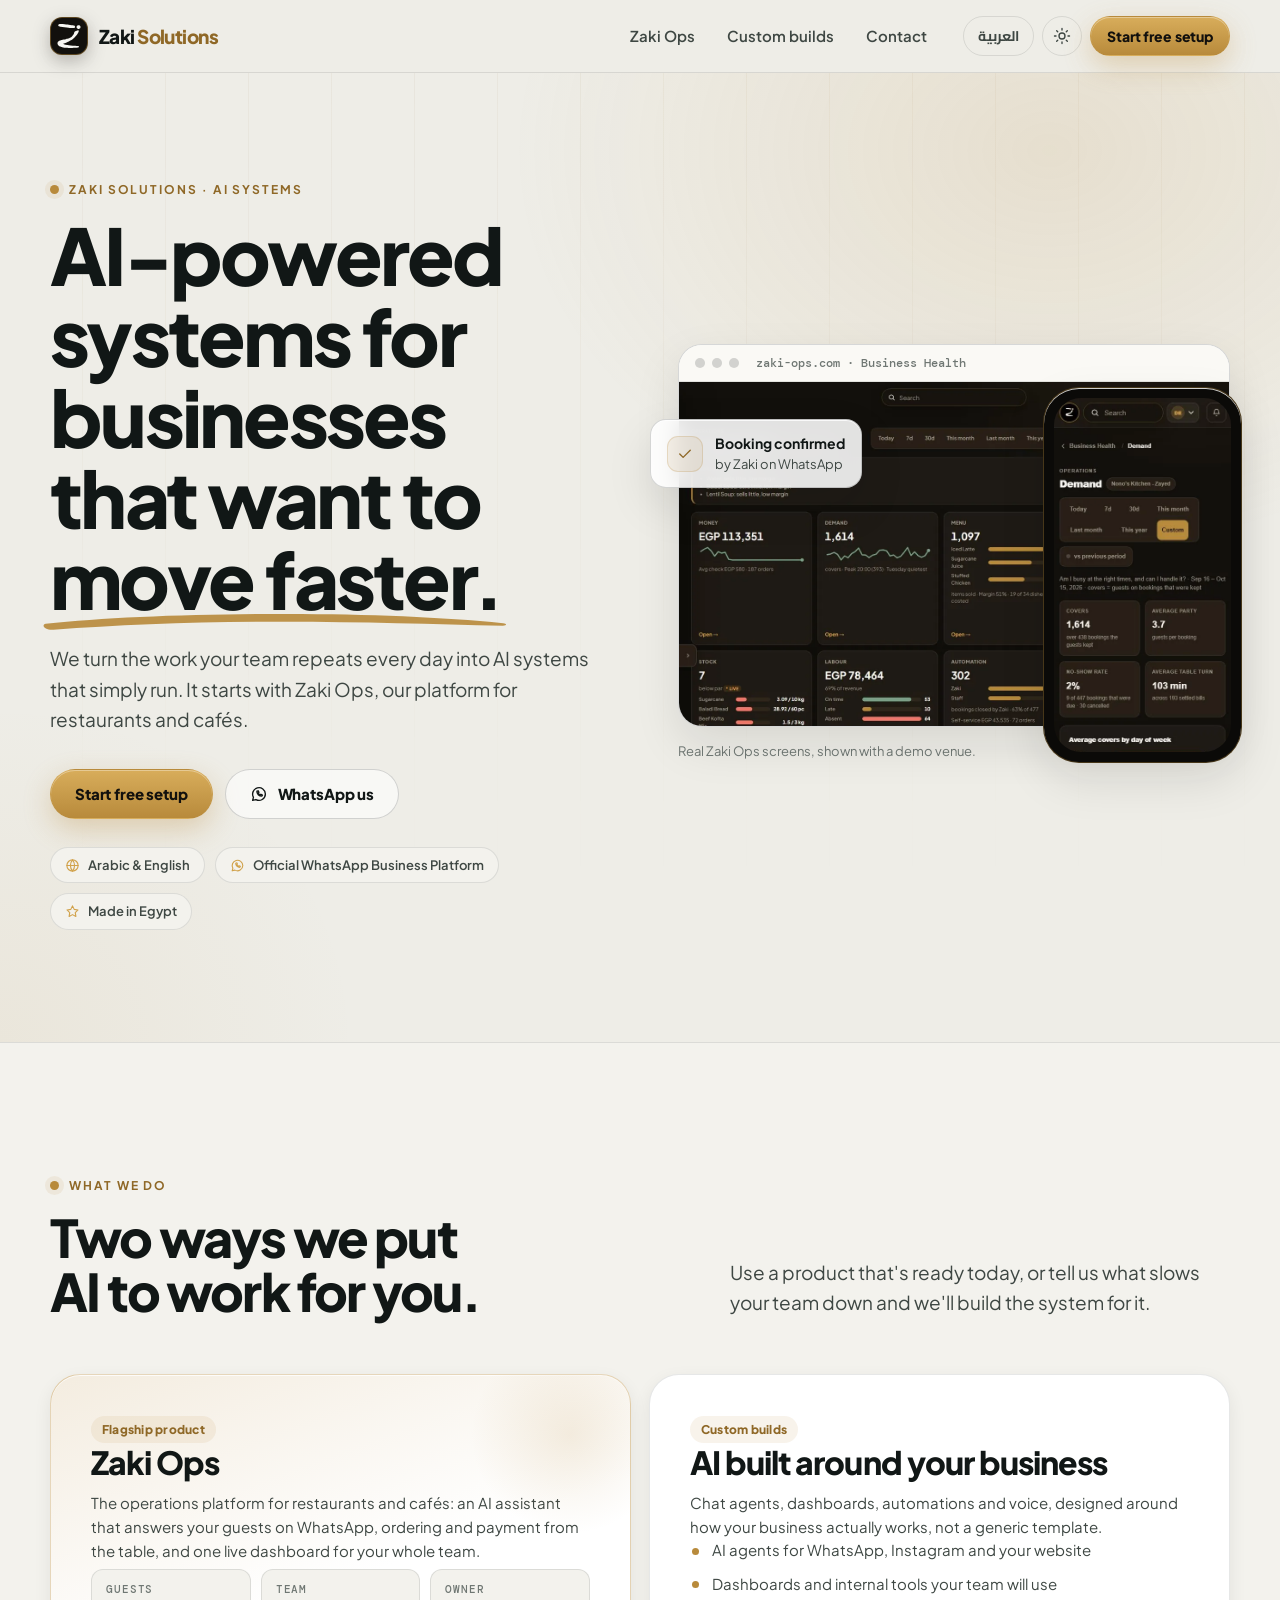
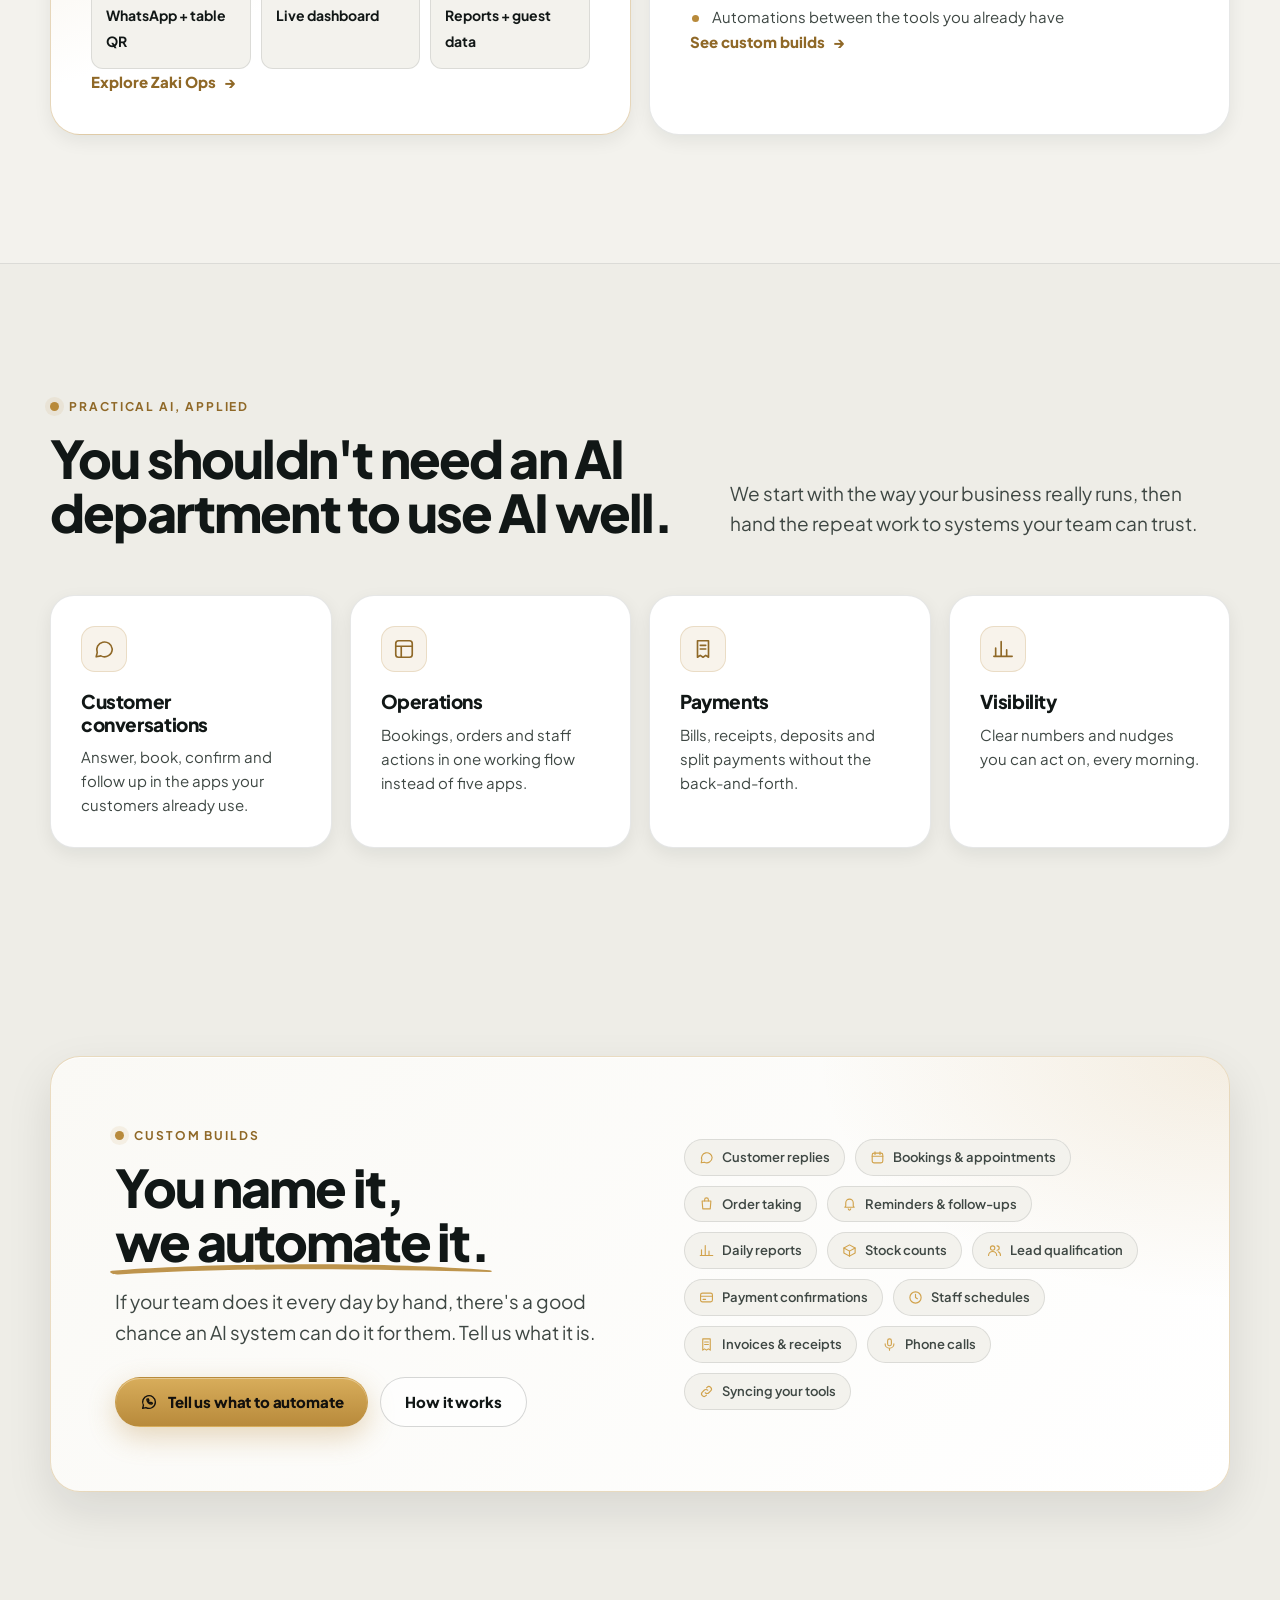
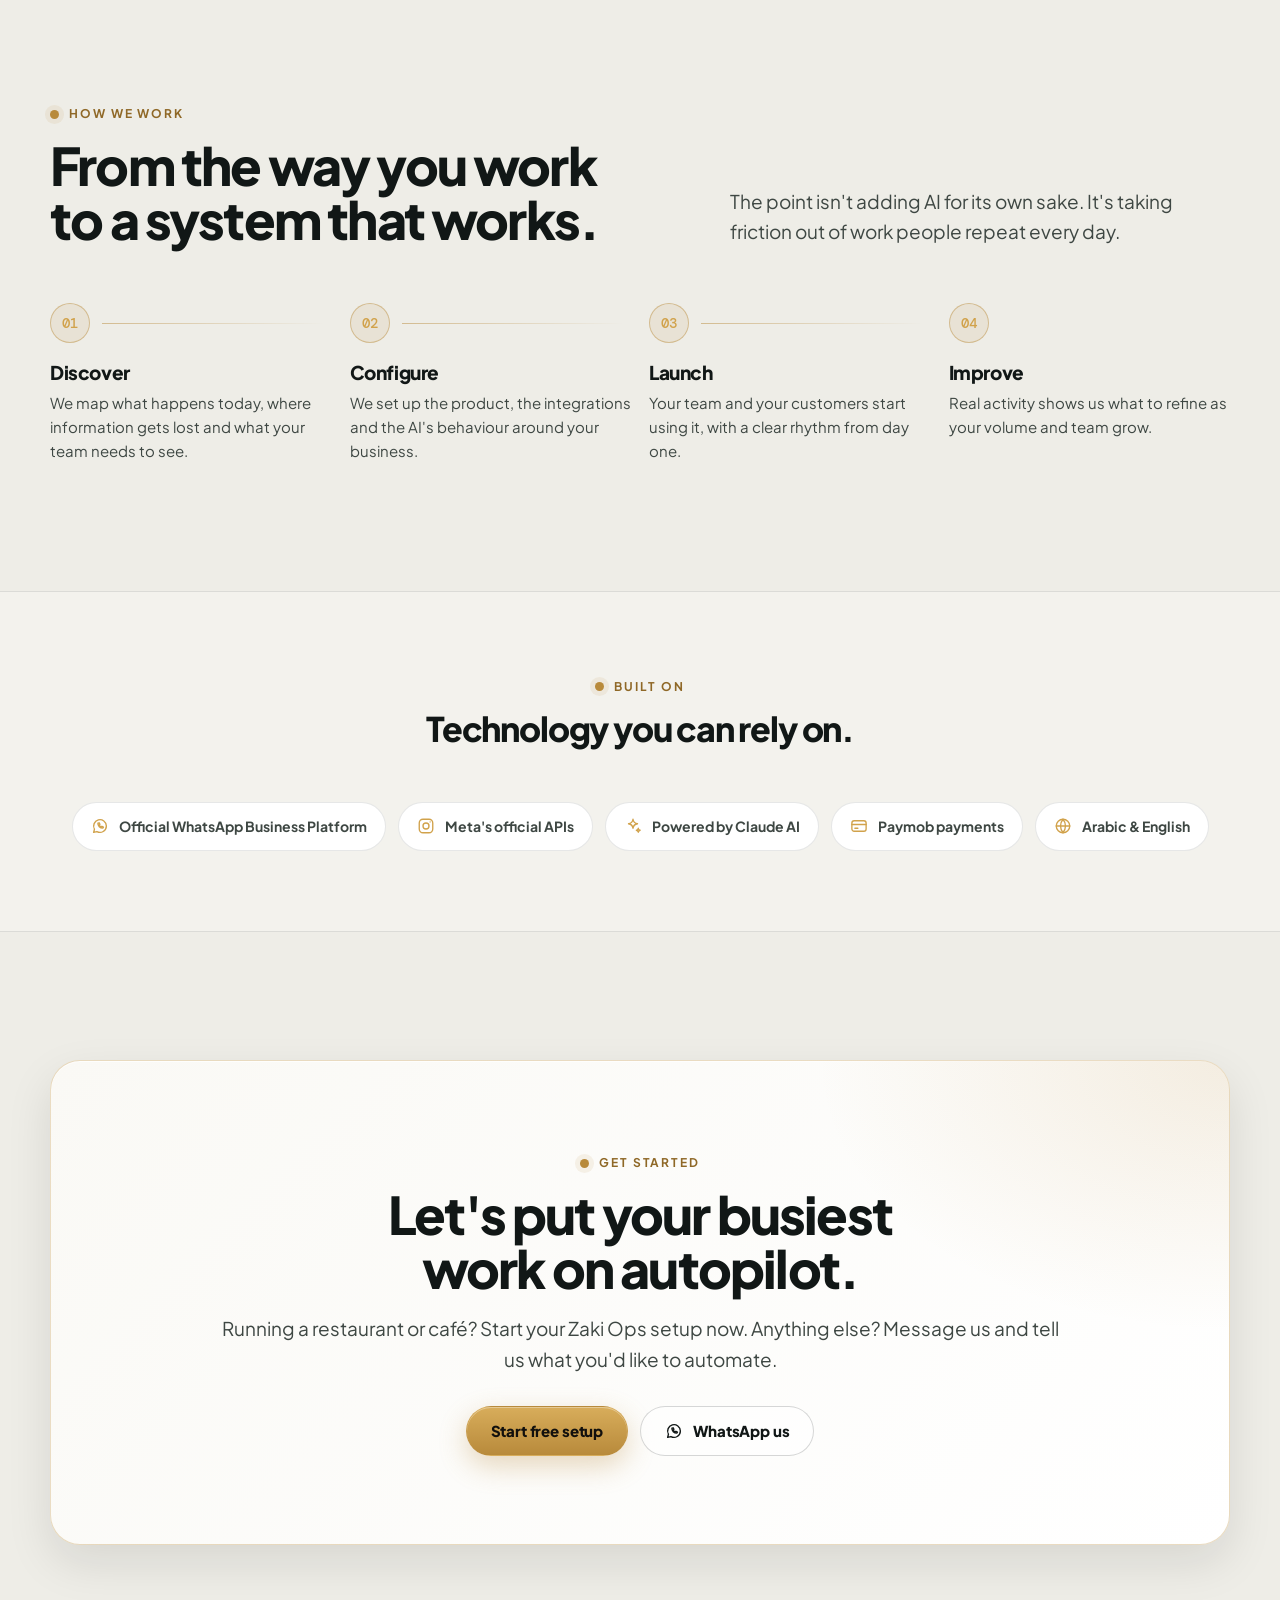
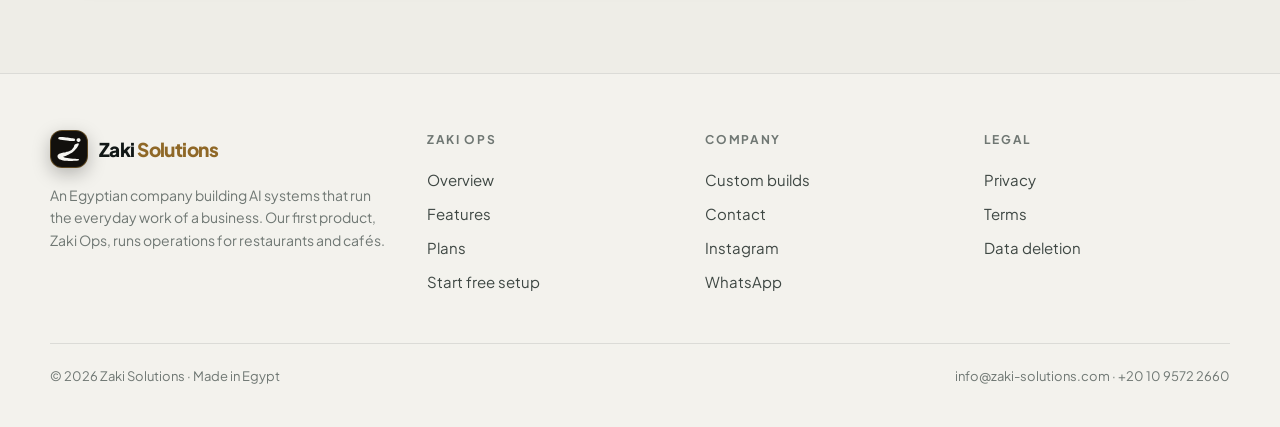
<file: index.html>
<!DOCTYPE html>
<html lang="en" dir="ltr" data-theme="dark" data-title-en="Zaki Solutions · AI systems for businesses" data-title-ar="Zaki Solutions · أنظمة ذكاء اصطناعي للبيزنس" data-desc-en="Zaki Solutions is an Egyptian company building AI systems for businesses: Zaki Ops for restaurants and cafés, and custom automation for everyone else." data-desc-ar="Zaki Solutions شركة مصرية بتبني أنظمة ذكاء اصطناعي للبيزنس: Zaki Ops للمطاعم والكافيهات، وأتمتة مخصّصة لأي بيزنس تاني.">
<head>
<meta charset="UTF-8">
<meta name="viewport" content="width=device-width, initial-scale=1">
<title>Zaki Solutions · AI systems for businesses</title>
<meta name="description" content="Zaki Solutions is an Egyptian company building AI systems for businesses: Zaki Ops for restaurants and cafés, and custom automation for everyone else.">
<script>(function(){var r=document.documentElement,g=function(k){try{return localStorage.getItem(k)}catch(e){return null}};var q=(location.search.match(/[?&]lang=(en|ar)/)||[])[1];if(q){try{localStorage.setItem('zs-lang',q)}catch(e){}}var n=((navigator.languages&&navigator.languages[0])||navigator.language||'en').toLowerCase();var l=q||g('zs-lang')||(n.indexOf('ar')===0?'ar':'en');r.lang=l;r.dir=l==='ar'?'rtl':'ltr';var t=g('zs-theme')||(window.matchMedia&&matchMedia('(prefers-color-scheme: light)').matches?'light':'dark');r.setAttribute('data-theme',t);r.className+=' js';setTimeout(function(){if(!window.zsReady)r.classList.remove('js')},2500);})();</script>
<link rel="canonical" href="https://zaki-solutions.com/">
<meta name="theme-color" content="#12100d">
<meta property="og:type" content="website">
<meta property="og:site_name" content="Zaki Solutions">
<meta property="og:title" content="Zaki Solutions · AI systems for businesses">
<meta property="og:description" content="Zaki Solutions is an Egyptian company building AI systems for businesses: Zaki Ops for restaurants and cafés, and custom automation for everyone else.">
<meta property="og:url" content="https://zaki-solutions.com/">
<meta property="og:image" content="https://zaki-solutions.com/assets/img/og.png">
<meta name="twitter:card" content="summary_large_image">
<link rel="icon" href="/assets/img/zaki-mark-tile.svg" type="image/svg+xml">
<link rel="icon" href="/assets/img/favicon-32.png" sizes="32x32" type="image/png">
<link rel="apple-touch-icon" href="/assets/img/apple-touch-icon.png">
<link rel="manifest" href="/site.webmanifest">
<link rel="preconnect" href="https://fonts.googleapis.com">
<link rel="preconnect" href="https://fonts.gstatic.com" crossorigin>
<link href="https://fonts.googleapis.com/css2?family=Cairo:wght@400;600;700;800&family=DM+Mono:wght@400;500&family=Plus+Jakarta+Sans:wght@400;500;600;700;800&display=swap" rel="stylesheet">
<link rel="stylesheet" href="/assets/site.css">
</head>
<body>
<a class="skip" href="#main"><span lang="en">Skip to content</span><span lang="ar">انتقل للمحتوى</span></a>
<header class="site-header">
  <div class="wrap">
    <a class="brand" href="/" aria-label="Zaki Solutions"><span class="brand-mark"><svg viewBox="0 0 95.8 100.0" aria-hidden="true"><path fill="currentColor" d="M57.46 99.92C62.49 99.80 71.70 99.36 75.79 99.12C79.88 98.88 80.23 98.71 81.98 98.47C83.73 98.23 85.19 97.96 86.28 97.69C87.38 97.41 88.01 97.13 88.56 96.81C89.12 96.49 89.41 96.05 89.62 95.76C89.82 95.47 89.79 95.34 89.79 95.06C89.79 94.77 89.86 94.42 89.62 94.07C89.37 93.71 89.11 93.29 88.31 92.92C87.51 92.55 86.14 92.14 84.82 91.85C83.50 91.56 86.66 91.82 80.38 91.20C74.11 90.57 55.00 88.92 47.18 88.09C39.35 87.25 36.80 86.77 33.44 86.20C30.09 85.64 28.58 85.16 27.03 84.72C25.48 84.28 24.72 83.84 24.15 83.57C23.57 83.31 23.67 83.26 23.57 83.13C23.47 82.99 23.32 82.98 23.54 82.78C23.76 82.57 22.80 82.71 24.88 81.90C26.96 81.09 32.33 79.37 36.00 77.93C39.67 76.48 43.58 74.84 46.91 73.22C50.23 71.60 53.08 69.98 55.93 68.21C58.79 66.45 62.05 64.06 64.02 62.62C65.99 61.17 66.44 60.71 67.77 59.52C69.09 58.33 70.38 57.20 71.98 55.49C73.57 53.78 75.48 51.62 77.34 49.27C79.19 46.91 81.44 43.89 83.09 41.34C84.75 38.79 86.44 35.59 87.29 33.96C88.14 32.32 88.00 32.35 88.21 31.55C88.43 30.74 88.62 29.82 88.60 29.12C88.58 28.42 88.33 27.78 88.09 27.35C87.84 26.93 87.49 26.74 87.11 26.57C86.74 26.40 86.47 26.29 85.82 26.35C85.17 26.40 84.77 26.35 83.21 26.89C81.64 27.43 78.22 28.77 76.43 29.59C74.64 30.40 73.48 31.06 72.47 31.77C71.46 32.49 70.86 33.20 70.37 33.88C69.87 34.55 69.73 35.05 69.49 35.81C69.25 36.56 69.22 37.40 68.93 38.41C68.65 39.41 68.17 40.89 67.78 41.82C67.40 42.75 67.20 43.08 66.63 44.00C66.07 44.93 65.41 46.08 64.37 47.35C63.33 48.62 61.48 50.57 60.40 51.63C59.32 52.68 58.88 52.97 57.89 53.68C56.91 54.40 56.06 55.03 54.51 55.92C52.97 56.80 50.79 58.04 48.63 58.98C46.46 59.91 43.92 60.82 41.53 61.53C39.14 62.24 38.22 62.46 34.29 63.24C30.36 64.02 21.42 65.51 17.96 66.20C14.50 66.90 14.89 66.96 13.52 67.38C12.16 67.81 10.83 68.31 9.79 68.74C8.76 69.17 8.14 69.46 7.30 69.94C6.47 70.41 5.50 71.05 4.77 71.61C4.04 72.17 3.56 72.54 2.93 73.29C2.30 74.03 1.46 75.15 0.99 76.08C0.52 77.01 0.26 77.95 0.10 78.87C-0.07 79.78 -0.05 80.78 0.00 81.58C0.05 82.38 0.10 82.85 0.37 83.67C0.64 84.48 1.18 85.69 1.61 86.46C2.04 87.23 2.27 87.56 2.93 88.29C3.60 89.03 4.78 90.19 5.61 90.88C6.45 91.57 6.94 91.86 7.93 92.42C8.91 92.99 10.13 93.67 11.53 94.26C12.93 94.85 15.00 95.53 16.33 95.95C17.67 96.37 17.50 96.36 19.54 96.78C21.57 97.20 25.69 98.05 28.55 98.47C31.40 98.89 33.82 99.07 36.67 99.30C39.51 99.52 42.15 99.72 45.61 99.82C49.08 99.93 52.43 100.04 57.46 99.92ZM88.87 20.62C89.81 20.52 90.64 20.17 91.29 19.89C91.95 19.61 92.35 19.31 92.81 18.95C93.26 18.58 93.65 18.16 94.02 17.70C94.39 17.25 94.75 16.74 95.01 16.24C95.27 15.74 95.45 15.19 95.58 14.70C95.71 14.22 95.77 13.93 95.79 13.33C95.81 12.74 95.89 11.95 95.71 11.13C95.53 10.32 95.28 9.31 94.70 8.45C94.13 7.60 92.85 6.51 92.25 6.00C91.65 5.48 91.62 5.57 91.12 5.37C90.61 5.18 89.99 4.93 89.20 4.83C88.42 4.74 87.37 4.63 86.40 4.82C85.42 5.01 84.24 5.44 83.35 5.98C82.46 6.52 81.66 7.25 81.05 8.07C80.44 8.89 79.94 10.21 79.68 10.91C79.42 11.61 79.49 11.72 79.47 12.28C79.46 12.84 79.49 13.73 79.57 14.29C79.65 14.85 79.76 15.18 79.95 15.66C80.15 16.14 80.25 16.56 80.73 17.16C81.21 17.76 82.02 18.71 82.84 19.27C83.66 19.82 84.66 20.25 85.66 20.48C86.67 20.70 87.93 20.72 88.87 20.62ZM67.11 16.76C68.60 16.70 68.77 16.54 69.47 16.32C70.18 16.09 70.83 15.75 71.36 15.39C71.88 15.03 72.28 14.65 72.60 14.18C72.92 13.71 73.19 13.23 73.29 12.58C73.38 11.94 73.33 10.93 73.19 10.32C73.05 9.71 72.84 9.41 72.46 8.95C72.07 8.49 71.54 7.97 70.86 7.56C70.19 7.15 69.56 6.84 68.41 6.51C67.25 6.17 66.60 6.00 63.92 5.55C61.24 5.10 57.92 4.54 52.33 3.81C46.74 3.09 36.62 1.83 30.38 1.20C24.15 0.56 18.41 0.15 14.91 0.00C11.42 -0.15 10.75 0.14 9.41 0.29C8.07 0.44 7.63 0.62 6.86 0.89C6.08 1.17 5.30 1.53 4.75 1.95C4.21 2.36 3.85 2.89 3.57 3.40C3.30 3.90 3.13 4.39 3.11 4.98C3.09 5.56 3.21 6.35 3.44 6.91C3.68 7.46 4.07 7.88 4.51 8.29C4.95 8.70 5.39 9.03 6.08 9.36C6.77 9.70 7.38 9.98 8.64 10.30C9.90 10.62 7.45 10.47 13.64 11.28C19.82 12.08 37.94 14.22 45.76 15.12C53.57 16.02 56.97 16.39 60.53 16.67C64.09 16.94 65.62 16.82 67.11 16.76Z"/></svg></span><span>Zaki <b>Solutions</b></span></a>
    <nav class="nav" aria-label="Main"><a href="/zaki-ops">Zaki Ops</a><a href="/solutions"><span lang="en">Custom builds</span><span lang="ar">حلول مخصّصة</span></a><a href="/contact"><span lang="en">Contact</span><span lang="ar">تواصل معنا</span></a></nav>
    <div class="header-tools">
      <button class="icon-btn lang-btn" type="button" data-lang-toggle><span lang="en" class="ar-font">العربية</span><span lang="ar">English</span></button>
      <button class="icon-btn theme-btn" type="button" data-theme-toggle aria-label="Switch light or dark theme"><svg class="i-moon" viewBox="0 0 24 24" fill="none" stroke="currentColor" stroke-width="1.8" stroke-linecap="round" stroke-linejoin="round" aria-hidden="true"><path d="M20 14.5A8 8 0 0 1 9.5 4 8 8 0 1 0 20 14.5Z"/></svg><svg class="i-sun" viewBox="0 0 24 24" fill="none" stroke="currentColor" stroke-width="1.8" stroke-linecap="round" stroke-linejoin="round" aria-hidden="true"><circle cx="12" cy="12" r="4"/><path d="M12 2v2M12 20v2M4.9 4.9l1.4 1.4M17.7 17.7l1.4 1.4M2 12h2M20 12h2M4.9 19.1l1.4-1.4M17.7 6.3l1.4-1.4"/></svg></button>
      <a class="btn btn-primary btn-sm" data-cta="signup" href="https://zaki-ops.com/signup"><span lang="en">Start free setup</span><span lang="ar">ابدأ الإعداد مجاناً</span></a>
      <button class="icon-btn menu-btn" type="button" data-menu-toggle aria-expanded="false" aria-controls="mobile-nav" aria-label="Menu"><svg viewBox="0 0 24 24" fill="none" stroke="currentColor" stroke-width="1.8" stroke-linecap="round" stroke-linejoin="round" aria-hidden="true"><path d="M4 7h16M4 12h16M4 17h16"/></svg></button>
    </div>
  </div>
  <div class="mobile-nav" id="mobile-nav">
    <div class="wrap">
      <a href="/zaki-ops">Zaki Ops</a><a href="/solutions"><span lang="en">Custom builds</span><span lang="ar">حلول مخصّصة</span></a><a href="/contact"><span lang="en">Contact</span><span lang="ar">تواصل معنا</span></a>
      <button type="button" class="mobile-nav-btn" data-theme-toggle><span lang="en">Light / dark theme</span><span lang="ar">الوضع الفاتح / الداكن</span></button>
      <div class="btn-row">
        <a class="btn btn-primary" data-cta="signup" href="https://zaki-ops.com/signup"><span lang="en">Start free setup</span><span lang="ar">ابدأ الإعداد مجاناً</span></a>
        <a class="btn btn-ghost" data-cta="whatsapp" href="https://wa.me/201095722660"><svg viewBox="0 0 24 24" fill="none" stroke="currentColor" stroke-width="1.8" stroke-linecap="round" stroke-linejoin="round" aria-hidden="true"><path d="M20.5 12a8.5 8.5 0 0 1-12.6 7.4L3.5 20.5l1.1-4.2A8.5 8.5 0 1 1 20.5 12Z"/><path d="M9.2 8.3c-.2 3.6 2.8 6.6 6.5 6.6l.9-1.5-2-1-1 .9a5 5 0 0 1-2.6-2.6l.9-1-1-2Z"/></svg><span lang="en">WhatsApp us</span><span lang="ar">كلّمنا واتساب</span></a>
      </div>
    </div>
  </div>
</header>

<main id="main">
<section class="hero">
  <div class="wrap hero-grid">
    <div class="reveal">
      <p class="eyebrow"><span lang="en">Zaki Solutions · AI systems</span><span lang="ar">Zaki Solutions · أنظمة ذكاء اصطناعي</span></p>
      <h1><span lang="en">AI-powered systems for businesses that want to <span class="swoosh">move faster.</span></span><span lang="ar">أنظمة ذكاء اصطناعي لكل بيزنس عايز <span class="swoosh">يتحرك أسرع.</span></span></h1>
      <p class="lead"><span lang="en">We turn the work your team repeats every day into AI systems that simply run. It starts with Zaki Ops, our platform for restaurants and cafés.</span><span lang="ar">بنحوّل الشغل اللي فريقك بيكرره كل يوم لأنظمة ذكاء اصطناعي بتشتغل لوحدها. وأولها Zaki Ops، منصّتنا للمطاعم والكافيهات.</span></p>
      <div class="btn-row"><a class="btn btn-primary" data-cta="signup" href="https://zaki-ops.com/signup"><span lang="en">Start free setup</span><span lang="ar">ابدأ الإعداد مجاناً</span></a><a class="btn btn-ghost" data-cta="whatsapp" data-wa="contact" href="https://wa.me/201095722660"><svg viewBox="0 0 24 24" fill="none" stroke="currentColor" stroke-width="1.8" stroke-linecap="round" stroke-linejoin="round" aria-hidden="true"><path d="M20.5 12a8.5 8.5 0 0 1-12.6 7.4L3.5 20.5l1.1-4.2A8.5 8.5 0 1 1 20.5 12Z"/><path d="M9.2 8.3c-.2 3.6 2.8 6.6 6.5 6.6l.9-1.5-2-1-1 .9a5 5 0 0 1-2.6-2.6l.9-1-1-2Z"/></svg><span lang="en">WhatsApp us</span><span lang="ar">كلّمنا واتساب</span></a></div>
      <div class="chips" style="margin-top:28px">
        <span class="chip"><svg viewBox="0 0 24 24" fill="none" stroke="currentColor" stroke-width="1.8" stroke-linecap="round" stroke-linejoin="round" aria-hidden="true"><circle cx="12" cy="12" r="9"/><path d="M3 12h18M12 3a14 14 0 0 1 0 18M12 3a14 14 0 0 0 0 18"/></svg><span lang="en">Arabic &amp; English</span><span lang="ar">عربي وإنجليزي</span></span>
        <span class="chip"><svg viewBox="0 0 24 24" fill="none" stroke="currentColor" stroke-width="1.8" stroke-linecap="round" stroke-linejoin="round" aria-hidden="true"><path d="M20.5 12a8.5 8.5 0 0 1-12.6 7.4L3.5 20.5l1.1-4.2A8.5 8.5 0 1 1 20.5 12Z"/><path d="M9.2 8.3c-.2 3.6 2.8 6.6 6.5 6.6l.9-1.5-2-1-1 .9a5 5 0 0 1-2.6-2.6l.9-1-1-2Z"/></svg><span lang="en">Official WhatsApp Business Platform</span><span lang="ar">منصة واتساب للأعمال الرسمية</span></span>
        <span class="chip"><svg viewBox="0 0 24 24" fill="none" stroke="currentColor" stroke-width="1.8" stroke-linecap="round" stroke-linejoin="round" aria-hidden="true"><path d="m12 3 2.7 5.6 6.1.9-4.4 4.3 1 6.1L12 17l-5.4 2.9 1-6.1-4.4-4.3 6.1-.9Z"/></svg><span lang="en">Made in Egypt</span><span lang="ar">صُنع في مصر</span></span>
      </div>
    </div>
    <div class="float-wrap reveal">
      <div class="duo">
        <div class="shot"><div class="shot-bar"><i></i><i></i><i></i><span>zaki-ops.com · Business Health</span></div><img lang="en" src="/assets/img/shots/health-en-laptop.webp" width="1280" height="800" alt="Zaki Ops Business Health dashboard" fetchpriority="high" decoding="async"><img lang="ar" src="/assets/img/shots/health-ar-laptop.webp" width="1280" height="800" alt="لوحة صحة الأعمال في Zaki Ops" fetchpriority="high" decoding="async"></div>
        <div class="phone-shot"><img lang="en" src="/assets/img/shots/demand-en-phone.webp" width="390" height="780" alt="Zaki Ops on a phone" loading="lazy" decoding="async"><img lang="ar" src="/assets/img/shots/demand-ar-phone.webp" width="390" height="780" alt="Zaki Ops على الموبايل" loading="lazy" decoding="async"></div>
      </div>
      <div class="float float-a"><span class="icon"><svg viewBox="0 0 24 24" fill="none" stroke="currentColor" stroke-width="1.8" stroke-linecap="round" stroke-linejoin="round" aria-hidden="true"><path d="m5 12 4.5 4.5L19 7"/></svg></span><div><b><span lang="en">Booking confirmed</span><span lang="ar">تم تأكيد الحجز</span></b><span lang="en">by Zaki on WhatsApp</span><span lang="ar">بواسطة زكي على واتساب</span></div></div>
      <p class="shot-caption"><span lang="en">Real Zaki Ops screens, shown with a demo venue.</span><span lang="ar">شاشات حقيقية من Zaki Ops على مكان تجريبي.</span></p>
    </div>
  </div>
</section>

<section class="section section-alt">
  <div class="wrap">
    <div class="section-head reveal">
      <div><p class="eyebrow"><span lang="en">What we do</span><span lang="ar">بنعمل إيه</span></p><h2><span lang="en">Two ways we put AI to work for you.</span><span lang="ar">طريقتين بنشغّل بيهم الذكاء الاصطناعي لصالحك.</span></h2></div>
      <p class="lead"><span lang="en">Use a product that's ready today, or tell us what slows your team down and we'll build the system for it.</span><span lang="ar">استخدم منتج جاهز من النهارده، أو قولنا إيه اللي معطّل فريقك وإحنا نبنيله النظام المناسب.</span></p>
    </div>
    <div class="grid-2">
      <a class="card pillar pillar-featured reveal" href="/zaki-ops">
        <span class="tag"><span lang="en">Flagship product</span><span lang="ar">المنتج الرئيسي</span></span>
        <h3>Zaki Ops</h3>
        <p><span lang="en">The operations platform for restaurants and cafés: an AI assistant that answers your guests on WhatsApp, ordering and payment from the table, and one live dashboard for your whole team.</span><span lang="ar">منصة تشغيل للمطاعم والكافيهات: مساعد ذكي بيرد على ضيوفك على واتساب، طلب ودفع من على الترابيزة، ولوحة تحكم لايف لكل فريقك.</span></p>
        <div class="flow">
          <div><small><span lang="en">Guests</span><span lang="ar">الضيوف</span></small><b><span lang="en">WhatsApp + table QR</span><span lang="ar">واتساب + QR الترابيزة</span></b></div>
          <div><small><span lang="en">Team</span><span lang="ar">الفريق</span></small><b><span lang="en">Live dashboard</span><span lang="ar">لوحة لايف</span></b></div>
          <div><small><span lang="en">Owner</span><span lang="ar">المالك</span></small><b><span lang="en">Reports + guest data</span><span lang="ar">تقارير + بيانات الضيوف</span></b></div>
        </div>
        <span class="link-arrow"><span lang="en">Explore Zaki Ops</span><span lang="ar">اكتشف Zaki Ops</span></span>
      </a>
      <a class="card pillar reveal" href="/solutions">
        <span class="tag"><span lang="en">Custom builds</span><span lang="ar">حلول مخصّصة</span></span>
        <h3><span lang="en">AI built around your business</span><span lang="ar">ذكاء اصطناعي مبني على شغلك</span></h3>
        <p><span lang="en">Chat agents, dashboards, automations and voice, designed around how your business actually works, not a generic template.</span><span lang="ar">مساعدين محادثة، لوحات تحكم، أتمتة ومكالمات صوتية، متصمّمة على طريقة شغلك الحقيقية، مش قالب جاهز.</span></p>
        <ul class="list">
          <li><span lang="en">AI agents for WhatsApp, Instagram and your website</span><span lang="ar">مساعدين ذكيين لواتساب وإنستجرام وموقعك</span></li>
          <li><span lang="en">Dashboards and internal tools your team will use</span><span lang="ar">لوحات تحكم وأدوات داخلية فريقك هيستخدمها فعلاً</span></li>
          <li><span lang="en">Automations between the tools you already have</span><span lang="ar">أتمتة بين الأدوات اللي عندك بالفعل</span></li>
        </ul>
        <span class="link-arrow"><span lang="en">See custom builds</span><span lang="ar">شوف الحلول المخصّصة</span></span>
      </a>
    </div>
  </div>
</section>

<section class="section">
  <div class="wrap">
    <div class="section-head reveal">
      <div><p class="eyebrow"><span lang="en">Practical AI, applied</span><span lang="ar">ذكاء اصطناعي عملي</span></p><h2><span lang="en">You shouldn't need an AI department to use AI well.</span><span lang="ar">مش محتاج قسم ذكاء اصطناعي عشان تستفيد منه صح.</span></h2></div>
      <p class="lead"><span lang="en">We start with the way your business really runs, then hand the repeat work to systems your team can trust.</span><span lang="ar">بنبدأ من طريقة شغلك الحقيقية، وبعدها بنسلّم الشغل المتكرر لأنظمة فريقك يقدر يعتمد عليها.</span></p>
    </div>
    <div class="grid-4">
      <div class="card reveal"><span class="icon"><svg viewBox="0 0 24 24" fill="none" stroke="currentColor" stroke-width="1.8" stroke-linecap="round" stroke-linejoin="round" aria-hidden="true"><path d="M21 12a8.5 8.5 0 0 1-12.4 7.5L3.5 20.5l1.1-4.6A8.5 8.5 0 1 1 21 12Z"/></svg></span><h3><span lang="en">Customer conversations</span><span lang="ar">محادثات العملاء</span></h3><p><span lang="en">Answer, book, confirm and follow up in the apps your customers already use.</span><span lang="ar">رد واحجز وأكّد وتابع في التطبيقات اللي عملاءك بيستخدموها أصلاً.</span></p></div>
      <div class="card reveal"><span class="icon"><svg viewBox="0 0 24 24" fill="none" stroke="currentColor" stroke-width="1.8" stroke-linecap="round" stroke-linejoin="round" aria-hidden="true"><rect x="3" y="3" width="18" height="18" rx="3"/><path d="M3 9h18M9 21V9"/></svg></span><h3><span lang="en">Operations</span><span lang="ar">التشغيل</span></h3><p><span lang="en">Bookings, orders and staff actions in one working flow instead of five apps.</span><span lang="ar">الحجوزات والطلبات وشغل الفريق في مسار واحد بدل خمس تطبيقات.</span></p></div>
      <div class="card reveal"><span class="icon"><svg viewBox="0 0 24 24" fill="none" stroke="currentColor" stroke-width="1.8" stroke-linecap="round" stroke-linejoin="round" aria-hidden="true"><path d="M6 3h12v18l-3-2-3 2-3-2-3 2Z"/><path d="M9 8h6M9 12h6"/></svg></span><h3><span lang="en">Payments</span><span lang="ar">المدفوعات</span></h3><p><span lang="en">Bills, receipts, deposits and split payments without the back-and-forth.</span><span lang="ar">فواتير وإيصالات وعربون وتقسيم حساب من غير لف ودوران.</span></p></div>
      <div class="card reveal"><span class="icon"><svg viewBox="0 0 24 24" fill="none" stroke="currentColor" stroke-width="1.8" stroke-linecap="round" stroke-linejoin="round" aria-hidden="true"><path d="M4 20V11M10 20V4M16 20v-7M2 20h20"/></svg></span><h3><span lang="en">Visibility</span><span lang="ar">الرؤية</span></h3><p><span lang="en">Clear numbers and nudges you can act on, every morning.</span><span lang="ar">أرقام واضحة وتنبيهات تقدر تتصرف عليها، كل صباح.</span></p></div>
    </div>
  </div>
</section>

<section class="section-tight">
  <div class="wrap">
    <div class="band reveal">
      <div class="band-grid">
        <div>
          <p class="eyebrow"><span lang="en">Custom builds</span><span lang="ar">حلول مخصّصة</span></p>
          <h2><span lang="en">You name it, <span class="swoosh">we automate it.</span></span><span lang="ar">إنت تسمّيها، <span class="swoosh">وإحنا نأتمتها.</span></span></h2>
          <p class="lead"><span lang="en">If your team does it every day by hand, there's a good chance an AI system can do it for them. Tell us what it is.</span><span lang="ar">لو فريقك بيعمله كل يوم بإيده، غالباً نظام ذكاء اصطناعي يقدر يعمله بداله. قولنا هو إيه.</span></p>
          <div class="btn-row"><a class="btn btn-primary" data-cta="whatsapp" data-wa="custom" href="https://wa.me/201095722660"><svg viewBox="0 0 24 24" fill="none" stroke="currentColor" stroke-width="1.8" stroke-linecap="round" stroke-linejoin="round" aria-hidden="true"><path d="M20.5 12a8.5 8.5 0 0 1-12.6 7.4L3.5 20.5l1.1-4.2A8.5 8.5 0 1 1 20.5 12Z"/><path d="M9.2 8.3c-.2 3.6 2.8 6.6 6.5 6.6l.9-1.5-2-1-1 .9a5 5 0 0 1-2.6-2.6l.9-1-1-2Z"/></svg><span lang="en">Tell us what to automate</span><span lang="ar">قولنا نأتمت إيه</span></a><a class="btn btn-ghost" href="/solutions"><span lang="en">How it works</span><span lang="ar">إزاي بنشتغل</span></a></div>
        </div>
        <div class="marquee">
          <span class="chip"><svg viewBox="0 0 24 24" fill="none" stroke="currentColor" stroke-width="1.8" stroke-linecap="round" stroke-linejoin="round" aria-hidden="true"><path d="M21 12a8.5 8.5 0 0 1-12.4 7.5L3.5 20.5l1.1-4.6A8.5 8.5 0 1 1 21 12Z"/></svg><span lang="en">Customer replies</span><span lang="ar">الرد على العملاء</span></span>
          <span class="chip"><svg viewBox="0 0 24 24" fill="none" stroke="currentColor" stroke-width="1.8" stroke-linecap="round" stroke-linejoin="round" aria-hidden="true"><rect x="3.5" y="5" width="17" height="15.5" rx="3"/><path d="M8 3v4M16 3v4M3.5 10h17"/></svg><span lang="en">Bookings &amp; appointments</span><span lang="ar">الحجوزات والمواعيد</span></span>
          <span class="chip"><svg viewBox="0 0 24 24" fill="none" stroke="currentColor" stroke-width="1.8" stroke-linecap="round" stroke-linejoin="round" aria-hidden="true"><path d="M5 8h14l-1 12.5H6Z"/><path d="M9 8V6a3 3 0 0 1 6 0v2"/></svg><span lang="en">Order taking</span><span lang="ar">استلام الطلبات</span></span>
          <span class="chip"><svg viewBox="0 0 24 24" fill="none" stroke="currentColor" stroke-width="1.8" stroke-linecap="round" stroke-linejoin="round" aria-hidden="true"><path d="M6 16v-5a6 6 0 1 1 12 0v5l1.5 2h-15Z"/><path d="M10 20.5a2 2 0 0 0 4 0"/></svg><span lang="en">Reminders &amp; follow-ups</span><span lang="ar">التذكير والمتابعة</span></span>
          <span class="chip"><svg viewBox="0 0 24 24" fill="none" stroke="currentColor" stroke-width="1.8" stroke-linecap="round" stroke-linejoin="round" aria-hidden="true"><path d="M4 20V11M10 20V4M16 20v-7M2 20h20"/></svg><span lang="en">Daily reports</span><span lang="ar">التقارير اليومية</span></span>
          <span class="chip"><svg viewBox="0 0 24 24" fill="none" stroke="currentColor" stroke-width="1.8" stroke-linecap="round" stroke-linejoin="round" aria-hidden="true"><path d="M21 8 12 3 3 8v8l9 5 9-5Z"/><path d="m3 8 9 5 9-5M12 13v8"/></svg><span lang="en">Stock counts</span><span lang="ar">جرد المخزون</span></span>
          <span class="chip"><svg viewBox="0 0 24 24" fill="none" stroke="currentColor" stroke-width="1.8" stroke-linecap="round" stroke-linejoin="round" aria-hidden="true"><circle cx="9" cy="8" r="3.5"/><path d="M2.5 20a6.5 6.5 0 0 1 13 0M16 4.5a3.5 3.5 0 0 1 0 7M18 14a6 6 0 0 1 3.5 6"/></svg><span lang="en">Lead qualification</span><span lang="ar">فرز العملاء المحتملين</span></span>
          <span class="chip"><svg viewBox="0 0 24 24" fill="none" stroke="currentColor" stroke-width="1.8" stroke-linecap="round" stroke-linejoin="round" aria-hidden="true"><rect x="2.5" y="5" width="19" height="14" rx="3"/><path d="M2.5 10h19M6.5 15h4"/></svg><span lang="en">Payment confirmations</span><span lang="ar">تأكيد المدفوعات</span></span>
          <span class="chip"><svg viewBox="0 0 24 24" fill="none" stroke="currentColor" stroke-width="1.8" stroke-linecap="round" stroke-linejoin="round" aria-hidden="true"><circle cx="12" cy="12" r="9"/><path d="M12 7v5l3 2"/></svg><span lang="en">Staff schedules</span><span lang="ar">جداول الموظفين</span></span>
          <span class="chip"><svg viewBox="0 0 24 24" fill="none" stroke="currentColor" stroke-width="1.8" stroke-linecap="round" stroke-linejoin="round" aria-hidden="true"><path d="M6 3h12v18l-3-2-3 2-3-2-3 2Z"/><path d="M9 8h6M9 12h6"/></svg><span lang="en">Invoices &amp; receipts</span><span lang="ar">الفواتير والإيصالات</span></span>
          <span class="chip"><svg viewBox="0 0 24 24" fill="none" stroke="currentColor" stroke-width="1.8" stroke-linecap="round" stroke-linejoin="round" aria-hidden="true"><rect x="9" y="3" width="6" height="11" rx="3"/><path d="M5 11a7 7 0 0 0 14 0M12 18v3"/></svg><span lang="en">Phone calls</span><span lang="ar">المكالمات</span></span>
          <span class="chip"><svg viewBox="0 0 24 24" fill="none" stroke="currentColor" stroke-width="1.8" stroke-linecap="round" stroke-linejoin="round" aria-hidden="true"><path d="M10 14a4 4 0 0 0 5.7 0l3-3a4 4 0 0 0-5.7-5.7l-1 1M14 10a4 4 0 0 0-5.7 0l-3 3a4 4 0 0 0 5.7 5.7l1-1"/></svg><span lang="en">Syncing your tools</span><span lang="ar">ربط أدواتك ببعض</span></span>
        </div>
      </div>
    </div>
  </div>
</section>

<section class="section">
  <div class="wrap">
    <div class="section-head reveal">
      <div><p class="eyebrow"><span lang="en">How we work</span><span lang="ar">إزاي بنشتغل</span></p><h2><span lang="en">From the way you work to a system that works.</span><span lang="ar">من طريقة شغلك لنظام شغّال.</span></h2></div>
      <p class="lead"><span lang="en">The point isn't adding AI for its own sake. It's taking friction out of work people repeat every day.</span><span lang="ar">الهدف مش إننا نضيف ذكاء اصطناعي وخلاص. الهدف إننا نشيل التعب من الشغل اللي الناس بتكرره كل يوم.</span></p>
    </div>
    <div class="steps">
      <div class="step reveal"><h3><span lang="en">Discover</span><span lang="ar">نفهم</span></h3><p><span lang="en">We map what happens today, where information gets lost and what your team needs to see.</span><span lang="ar">بنرسم اللي بيحصل النهارده، فين المعلومات بتضيع، وفريقك محتاج يشوف إيه.</span></p></div>
      <div class="step reveal"><h3><span lang="en">Configure</span><span lang="ar">نجهّز</span></h3><p><span lang="en">We set up the product, the integrations and the AI's behaviour around your business.</span><span lang="ar">بنظبط المنتج والربط مع أدواتك وسلوك الذكاء الاصطناعي على مقاس شغلك.</span></p></div>
      <div class="step reveal"><h3><span lang="en">Launch</span><span lang="ar">نطلق</span></h3><p><span lang="en">Your team and your customers start using it, with a clear rhythm from day one.</span><span lang="ar">فريقك وعملاءك يبدأوا يستخدموه، بإيقاع واضح من أول يوم.</span></p></div>
      <div class="step reveal"><h3><span lang="en">Improve</span><span lang="ar">نطوّر</span></h3><p><span lang="en">Real activity shows us what to refine as your volume and team grow.</span><span lang="ar">الشغل الحقيقي بيورّينا نحسّن إيه مع نمو حجم شغلك وفريقك.</span></p></div>
    </div>
  </div>
</section>

<section class="section-tight section-alt">
  <div class="wrap">
    <div class="section-head center reveal"><div><p class="eyebrow"><span lang="en">Built on</span><span lang="ar">مبني على</span></p><h2 style="font-size:clamp(24px,3vw,34px)"><span lang="en">Technology you can rely on.</span><span lang="ar">تقنيات تقدر تعتمد عليها.</span></h2></div></div>
    <div class="badges reveal">
      <span class="badge"><svg viewBox="0 0 24 24" fill="none" stroke="currentColor" stroke-width="1.8" stroke-linecap="round" stroke-linejoin="round" aria-hidden="true"><path d="M20.5 12a8.5 8.5 0 0 1-12.6 7.4L3.5 20.5l1.1-4.2A8.5 8.5 0 1 1 20.5 12Z"/><path d="M9.2 8.3c-.2 3.6 2.8 6.6 6.5 6.6l.9-1.5-2-1-1 .9a5 5 0 0 1-2.6-2.6l.9-1-1-2Z"/></svg><span lang="en">Official WhatsApp Business Platform</span><span lang="ar">منصة واتساب للأعمال الرسمية</span></span>
      <span class="badge"><svg viewBox="0 0 24 24" fill="none" stroke="currentColor" stroke-width="1.8" stroke-linecap="round" stroke-linejoin="round" aria-hidden="true"><rect x="3" y="3" width="18" height="18" rx="5"/><circle cx="12" cy="12" r="4"/><path d="M17.5 6.5v.01"/></svg><span lang="en">Meta's official APIs</span><span lang="ar">واجهات Meta الرسمية</span></span>
      <span class="badge"><svg viewBox="0 0 24 24" fill="none" stroke="currentColor" stroke-width="1.8" stroke-linecap="round" stroke-linejoin="round" aria-hidden="true"><path d="M12 3c.6 3.9 2.1 5.4 6 6-3.9.6-5.4 2.1-6 6-.6-3.9-2.1-5.4-6-6 3.9-.6 5.4-2.1 6-6Z"/><path d="M19 15c.3 1.7 1 2.4 2.5 2.7-1.6.3-2.2 1-2.5 2.6-.3-1.6-1-2.3-2.5-2.6 1.6-.3 2.2-1 2.5-2.7Z"/></svg><span lang="en">Powered by Claude AI</span><span lang="ar">مدعوم بـ Claude AI</span></span>
      <span class="badge"><svg viewBox="0 0 24 24" fill="none" stroke="currentColor" stroke-width="1.8" stroke-linecap="round" stroke-linejoin="round" aria-hidden="true"><rect x="2.5" y="5" width="19" height="14" rx="3"/><path d="M2.5 10h19M6.5 15h4"/></svg><span lang="en">Paymob payments</span><span lang="ar">مدفوعات Paymob</span></span>
      <span class="badge"><svg viewBox="0 0 24 24" fill="none" stroke="currentColor" stroke-width="1.8" stroke-linecap="round" stroke-linejoin="round" aria-hidden="true"><circle cx="12" cy="12" r="9"/><path d="M3 12h18M12 3a14 14 0 0 1 0 18M12 3a14 14 0 0 0 0 18"/></svg><span lang="en">Arabic &amp; English</span><span lang="ar">عربي وإنجليزي</span></span>
    </div>
  </div>
</section>

<section class="section cta">
  <div class="wrap">
    <div class="band reveal">
      <p class="eyebrow"><span lang="en">Get started</span><span lang="ar">ابدأ</span></p>
      <h2><span lang="en">Let's put your busiest work on autopilot.</span><span lang="ar">يلا نخلّي أكتر شغل متعبك يمشي لوحده.</span></h2>
      <p class="lead"><span lang="en">Running a restaurant or café? Start your Zaki Ops setup now. Anything else? Message us and tell us what you'd like to automate.</span><span lang="ar">عندك مطعم أو كافيه؟ ابدأ إعداد Zaki Ops دلوقتي. عندك بيزنس تاني؟ ابعتلنا وقولنا عايز تأتمت إيه.</span></p>
      <div class="btn-row"><a class="btn btn-primary" data-cta="signup" href="https://zaki-ops.com/signup"><span lang="en">Start free setup</span><span lang="ar">ابدأ الإعداد مجاناً</span></a><a class="btn btn-ghost" data-cta="whatsapp" data-wa="contact" href="https://wa.me/201095722660"><svg viewBox="0 0 24 24" fill="none" stroke="currentColor" stroke-width="1.8" stroke-linecap="round" stroke-linejoin="round" aria-hidden="true"><path d="M20.5 12a8.5 8.5 0 0 1-12.6 7.4L3.5 20.5l1.1-4.2A8.5 8.5 0 1 1 20.5 12Z"/><path d="M9.2 8.3c-.2 3.6 2.8 6.6 6.5 6.6l.9-1.5-2-1-1 .9a5 5 0 0 1-2.6-2.6l.9-1-1-2Z"/></svg><span lang="en">WhatsApp us</span><span lang="ar">كلّمنا واتساب</span></a></div>
    </div>
  </div>
</section>
</main>
<footer class="site-footer">
  <div class="wrap">
    <div class="footer-grid">
      <div>
        <a class="brand" href="/" aria-label="Zaki Solutions"><span class="brand-mark"><svg viewBox="0 0 95.8 100.0" aria-hidden="true"><path fill="currentColor" d="M57.46 99.92C62.49 99.80 71.70 99.36 75.79 99.12C79.88 98.88 80.23 98.71 81.98 98.47C83.73 98.23 85.19 97.96 86.28 97.69C87.38 97.41 88.01 97.13 88.56 96.81C89.12 96.49 89.41 96.05 89.62 95.76C89.82 95.47 89.79 95.34 89.79 95.06C89.79 94.77 89.86 94.42 89.62 94.07C89.37 93.71 89.11 93.29 88.31 92.92C87.51 92.55 86.14 92.14 84.82 91.85C83.50 91.56 86.66 91.82 80.38 91.20C74.11 90.57 55.00 88.92 47.18 88.09C39.35 87.25 36.80 86.77 33.44 86.20C30.09 85.64 28.58 85.16 27.03 84.72C25.48 84.28 24.72 83.84 24.15 83.57C23.57 83.31 23.67 83.26 23.57 83.13C23.47 82.99 23.32 82.98 23.54 82.78C23.76 82.57 22.80 82.71 24.88 81.90C26.96 81.09 32.33 79.37 36.00 77.93C39.67 76.48 43.58 74.84 46.91 73.22C50.23 71.60 53.08 69.98 55.93 68.21C58.79 66.45 62.05 64.06 64.02 62.62C65.99 61.17 66.44 60.71 67.77 59.52C69.09 58.33 70.38 57.20 71.98 55.49C73.57 53.78 75.48 51.62 77.34 49.27C79.19 46.91 81.44 43.89 83.09 41.34C84.75 38.79 86.44 35.59 87.29 33.96C88.14 32.32 88.00 32.35 88.21 31.55C88.43 30.74 88.62 29.82 88.60 29.12C88.58 28.42 88.33 27.78 88.09 27.35C87.84 26.93 87.49 26.74 87.11 26.57C86.74 26.40 86.47 26.29 85.82 26.35C85.17 26.40 84.77 26.35 83.21 26.89C81.64 27.43 78.22 28.77 76.43 29.59C74.64 30.40 73.48 31.06 72.47 31.77C71.46 32.49 70.86 33.20 70.37 33.88C69.87 34.55 69.73 35.05 69.49 35.81C69.25 36.56 69.22 37.40 68.93 38.41C68.65 39.41 68.17 40.89 67.78 41.82C67.40 42.75 67.20 43.08 66.63 44.00C66.07 44.93 65.41 46.08 64.37 47.35C63.33 48.62 61.48 50.57 60.40 51.63C59.32 52.68 58.88 52.97 57.89 53.68C56.91 54.40 56.06 55.03 54.51 55.92C52.97 56.80 50.79 58.04 48.63 58.98C46.46 59.91 43.92 60.82 41.53 61.53C39.14 62.24 38.22 62.46 34.29 63.24C30.36 64.02 21.42 65.51 17.96 66.20C14.50 66.90 14.89 66.96 13.52 67.38C12.16 67.81 10.83 68.31 9.79 68.74C8.76 69.17 8.14 69.46 7.30 69.94C6.47 70.41 5.50 71.05 4.77 71.61C4.04 72.17 3.56 72.54 2.93 73.29C2.30 74.03 1.46 75.15 0.99 76.08C0.52 77.01 0.26 77.95 0.10 78.87C-0.07 79.78 -0.05 80.78 0.00 81.58C0.05 82.38 0.10 82.85 0.37 83.67C0.64 84.48 1.18 85.69 1.61 86.46C2.04 87.23 2.27 87.56 2.93 88.29C3.60 89.03 4.78 90.19 5.61 90.88C6.45 91.57 6.94 91.86 7.93 92.42C8.91 92.99 10.13 93.67 11.53 94.26C12.93 94.85 15.00 95.53 16.33 95.95C17.67 96.37 17.50 96.36 19.54 96.78C21.57 97.20 25.69 98.05 28.55 98.47C31.40 98.89 33.82 99.07 36.67 99.30C39.51 99.52 42.15 99.72 45.61 99.82C49.08 99.93 52.43 100.04 57.46 99.92ZM88.87 20.62C89.81 20.52 90.64 20.17 91.29 19.89C91.95 19.61 92.35 19.31 92.81 18.95C93.26 18.58 93.65 18.16 94.02 17.70C94.39 17.25 94.75 16.74 95.01 16.24C95.27 15.74 95.45 15.19 95.58 14.70C95.71 14.22 95.77 13.93 95.79 13.33C95.81 12.74 95.89 11.95 95.71 11.13C95.53 10.32 95.28 9.31 94.70 8.45C94.13 7.60 92.85 6.51 92.25 6.00C91.65 5.48 91.62 5.57 91.12 5.37C90.61 5.18 89.99 4.93 89.20 4.83C88.42 4.74 87.37 4.63 86.40 4.82C85.42 5.01 84.24 5.44 83.35 5.98C82.46 6.52 81.66 7.25 81.05 8.07C80.44 8.89 79.94 10.21 79.68 10.91C79.42 11.61 79.49 11.72 79.47 12.28C79.46 12.84 79.49 13.73 79.57 14.29C79.65 14.85 79.76 15.18 79.95 15.66C80.15 16.14 80.25 16.56 80.73 17.16C81.21 17.76 82.02 18.71 82.84 19.27C83.66 19.82 84.66 20.25 85.66 20.48C86.67 20.70 87.93 20.72 88.87 20.62ZM67.11 16.76C68.60 16.70 68.77 16.54 69.47 16.32C70.18 16.09 70.83 15.75 71.36 15.39C71.88 15.03 72.28 14.65 72.60 14.18C72.92 13.71 73.19 13.23 73.29 12.58C73.38 11.94 73.33 10.93 73.19 10.32C73.05 9.71 72.84 9.41 72.46 8.95C72.07 8.49 71.54 7.97 70.86 7.56C70.19 7.15 69.56 6.84 68.41 6.51C67.25 6.17 66.60 6.00 63.92 5.55C61.24 5.10 57.92 4.54 52.33 3.81C46.74 3.09 36.62 1.83 30.38 1.20C24.15 0.56 18.41 0.15 14.91 0.00C11.42 -0.15 10.75 0.14 9.41 0.29C8.07 0.44 7.63 0.62 6.86 0.89C6.08 1.17 5.30 1.53 4.75 1.95C4.21 2.36 3.85 2.89 3.57 3.40C3.30 3.90 3.13 4.39 3.11 4.98C3.09 5.56 3.21 6.35 3.44 6.91C3.68 7.46 4.07 7.88 4.51 8.29C4.95 8.70 5.39 9.03 6.08 9.36C6.77 9.70 7.38 9.98 8.64 10.30C9.90 10.62 7.45 10.47 13.64 11.28C19.82 12.08 37.94 14.22 45.76 15.12C53.57 16.02 56.97 16.39 60.53 16.67C64.09 16.94 65.62 16.82 67.11 16.76Z"/></svg></span><span>Zaki <b>Solutions</b></span></a>
        <p class="about"><span lang="en">An Egyptian company building AI systems that run the everyday work of a business. Our first product, Zaki Ops, runs operations for restaurants and cafés.</span><span lang="ar">شركة مصرية بتبني أنظمة ذكاء اصطناعي بتشغّل الشغل اليومي لأي بيزنس. أول منتج لينا، Zaki Ops، بيشغّل العمليات للمطاعم والكافيهات.</span></p>
      </div>
      <div>
        <h4>Zaki Ops</h4>
        <a href="/zaki-ops"><span lang="en">Overview</span><span lang="ar">نظرة عامة</span></a>
        <a href="/zaki-ops#features"><span lang="en">Features</span><span lang="ar">المميزات</span></a>
        <a href="/zaki-ops#plans"><span lang="en">Plans</span><span lang="ar">الباقات</span></a>
        <a data-cta="signup" href="https://zaki-ops.com/signup"><span lang="en">Start free setup</span><span lang="ar">ابدأ الإعداد مجاناً</span></a>
      </div>
      <div>
        <h4><span lang="en">Company</span><span lang="ar">الشركة</span></h4>
        <a href="/solutions"><span lang="en">Custom builds</span><span lang="ar">حلول مخصّصة</span></a>
        <a href="/contact"><span lang="en">Contact</span><span lang="ar">تواصل معنا</span></a>
        <a href="https://instagram.com/zaki.solutions" target="_blank" rel="noopener">Instagram</a>
        <a data-cta="whatsapp" href="https://wa.me/201095722660">WhatsApp</a>
      </div>
      <div>
        <h4><span lang="en">Legal</span><span lang="ar">قانوني</span></h4>
        <a href="/privacy"><span lang="en">Privacy</span><span lang="ar">الخصوصية</span></a>
        <a href="/terms"><span lang="en">Terms</span><span lang="ar">الشروط</span></a>
        <a href="/data-deletion"><span lang="en">Data deletion</span><span lang="ar">حذف البيانات</span></a>
      </div>
    </div>
    <div class="footer-base">
      <span>© <span data-year>2026</span> Zaki Solutions · <span lang="en">Made in Egypt</span><span lang="ar">صُنع في مصر</span></span>
      <span><a href="mailto:info@zaki-solutions.com">info@zaki-solutions.com</a> · <span dir="ltr">+20 10 9572 2660</span></span>
    </div>
  </div>
</footer>
<script src="/assets/site.js" defer></script>
</body>
</html>
</file>
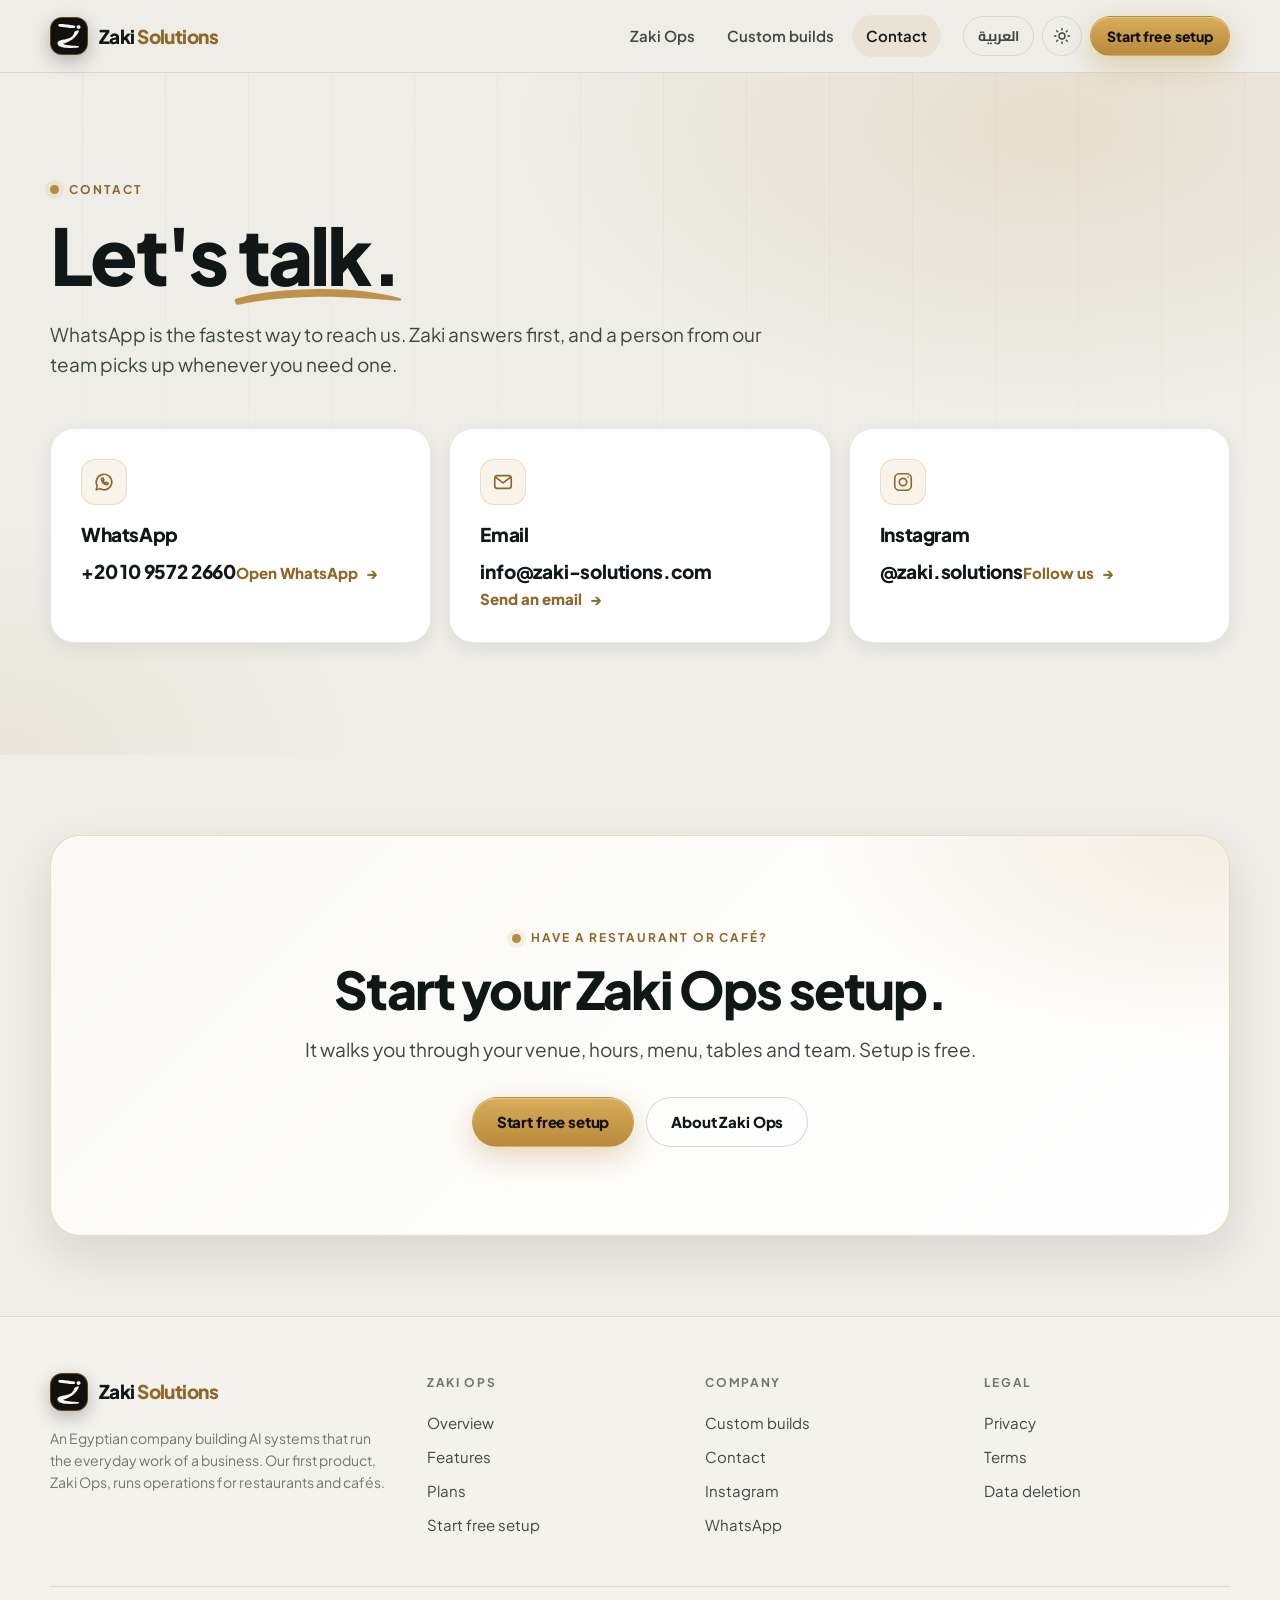
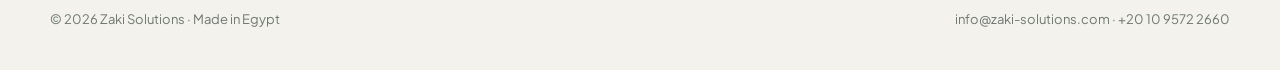
<file: contact.html>
<!DOCTYPE html>
<html lang="en" dir="ltr" data-theme="dark" data-title-en="Contact · Zaki Solutions" data-title-ar="تواصل معنا · Zaki Solutions" data-desc-en="Reach Zaki Solutions on WhatsApp, by email at info@zaki-solutions.com, or on Instagram @zaki.solutions." data-desc-ar="تواصل مع Zaki Solutions على واتساب، أو بالإيميل info@zaki-solutions.com، أو على إنستجرام @zaki.solutions.">
<head>
<meta charset="UTF-8">
<meta name="viewport" content="width=device-width, initial-scale=1">
<title>Contact · Zaki Solutions</title>
<meta name="description" content="Reach Zaki Solutions on WhatsApp, by email at info@zaki-solutions.com, or on Instagram @zaki.solutions.">
<script>(function(){var r=document.documentElement,g=function(k){try{return localStorage.getItem(k)}catch(e){return null}};var q=(location.search.match(/[?&]lang=(en|ar)/)||[])[1];if(q){try{localStorage.setItem('zs-lang',q)}catch(e){}}var n=((navigator.languages&&navigator.languages[0])||navigator.language||'en').toLowerCase();var l=q||g('zs-lang')||(n.indexOf('ar')===0?'ar':'en');r.lang=l;r.dir=l==='ar'?'rtl':'ltr';var t=g('zs-theme')||(window.matchMedia&&matchMedia('(prefers-color-scheme: light)').matches?'light':'dark');r.setAttribute('data-theme',t);r.className+=' js';setTimeout(function(){if(!window.zsReady)r.classList.remove('js')},2500);})();</script>
<link rel="canonical" href="https://zaki-solutions.com/contact">
<meta name="theme-color" content="#12100d">
<meta property="og:type" content="website">
<meta property="og:site_name" content="Zaki Solutions">
<meta property="og:title" content="Contact · Zaki Solutions">
<meta property="og:description" content="Reach Zaki Solutions on WhatsApp, by email at info@zaki-solutions.com, or on Instagram @zaki.solutions.">
<meta property="og:url" content="https://zaki-solutions.com/contact">
<meta property="og:image" content="https://zaki-solutions.com/assets/img/og.png">
<meta name="twitter:card" content="summary_large_image">
<link rel="icon" href="/assets/img/zaki-mark-tile.svg" type="image/svg+xml">
<link rel="icon" href="/assets/img/favicon-32.png" sizes="32x32" type="image/png">
<link rel="apple-touch-icon" href="/assets/img/apple-touch-icon.png">
<link rel="manifest" href="/site.webmanifest">
<link rel="preconnect" href="https://fonts.googleapis.com">
<link rel="preconnect" href="https://fonts.gstatic.com" crossorigin>
<link href="https://fonts.googleapis.com/css2?family=Cairo:wght@400;600;700;800&family=DM+Mono:wght@400;500&family=Plus+Jakarta+Sans:wght@400;500;600;700;800&display=swap" rel="stylesheet">
<link rel="stylesheet" href="/assets/site.css">
</head>
<body>
<a class="skip" href="#main"><span lang="en">Skip to content</span><span lang="ar">انتقل للمحتوى</span></a>
<header class="site-header">
  <div class="wrap">
    <a class="brand" href="/" aria-label="Zaki Solutions"><span class="brand-mark"><svg viewBox="0 0 95.8 100.0" aria-hidden="true"><path fill="currentColor" d="M57.46 99.92C62.49 99.80 71.70 99.36 75.79 99.12C79.88 98.88 80.23 98.71 81.98 98.47C83.73 98.23 85.19 97.96 86.28 97.69C87.38 97.41 88.01 97.13 88.56 96.81C89.12 96.49 89.41 96.05 89.62 95.76C89.82 95.47 89.79 95.34 89.79 95.06C89.79 94.77 89.86 94.42 89.62 94.07C89.37 93.71 89.11 93.29 88.31 92.92C87.51 92.55 86.14 92.14 84.82 91.85C83.50 91.56 86.66 91.82 80.38 91.20C74.11 90.57 55.00 88.92 47.18 88.09C39.35 87.25 36.80 86.77 33.44 86.20C30.09 85.64 28.58 85.16 27.03 84.72C25.48 84.28 24.72 83.84 24.15 83.57C23.57 83.31 23.67 83.26 23.57 83.13C23.47 82.99 23.32 82.98 23.54 82.78C23.76 82.57 22.80 82.71 24.88 81.90C26.96 81.09 32.33 79.37 36.00 77.93C39.67 76.48 43.58 74.84 46.91 73.22C50.23 71.60 53.08 69.98 55.93 68.21C58.79 66.45 62.05 64.06 64.02 62.62C65.99 61.17 66.44 60.71 67.77 59.52C69.09 58.33 70.38 57.20 71.98 55.49C73.57 53.78 75.48 51.62 77.34 49.27C79.19 46.91 81.44 43.89 83.09 41.34C84.75 38.79 86.44 35.59 87.29 33.96C88.14 32.32 88.00 32.35 88.21 31.55C88.43 30.74 88.62 29.82 88.60 29.12C88.58 28.42 88.33 27.78 88.09 27.35C87.84 26.93 87.49 26.74 87.11 26.57C86.74 26.40 86.47 26.29 85.82 26.35C85.17 26.40 84.77 26.35 83.21 26.89C81.64 27.43 78.22 28.77 76.43 29.59C74.64 30.40 73.48 31.06 72.47 31.77C71.46 32.49 70.86 33.20 70.37 33.88C69.87 34.55 69.73 35.05 69.49 35.81C69.25 36.56 69.22 37.40 68.93 38.41C68.65 39.41 68.17 40.89 67.78 41.82C67.40 42.75 67.20 43.08 66.63 44.00C66.07 44.93 65.41 46.08 64.37 47.35C63.33 48.62 61.48 50.57 60.40 51.63C59.32 52.68 58.88 52.97 57.89 53.68C56.91 54.40 56.06 55.03 54.51 55.92C52.97 56.80 50.79 58.04 48.63 58.98C46.46 59.91 43.92 60.82 41.53 61.53C39.14 62.24 38.22 62.46 34.29 63.24C30.36 64.02 21.42 65.51 17.96 66.20C14.50 66.90 14.89 66.96 13.52 67.38C12.16 67.81 10.83 68.31 9.79 68.74C8.76 69.17 8.14 69.46 7.30 69.94C6.47 70.41 5.50 71.05 4.77 71.61C4.04 72.17 3.56 72.54 2.93 73.29C2.30 74.03 1.46 75.15 0.99 76.08C0.52 77.01 0.26 77.95 0.10 78.87C-0.07 79.78 -0.05 80.78 0.00 81.58C0.05 82.38 0.10 82.85 0.37 83.67C0.64 84.48 1.18 85.69 1.61 86.46C2.04 87.23 2.27 87.56 2.93 88.29C3.60 89.03 4.78 90.19 5.61 90.88C6.45 91.57 6.94 91.86 7.93 92.42C8.91 92.99 10.13 93.67 11.53 94.26C12.93 94.85 15.00 95.53 16.33 95.95C17.67 96.37 17.50 96.36 19.54 96.78C21.57 97.20 25.69 98.05 28.55 98.47C31.40 98.89 33.82 99.07 36.67 99.30C39.51 99.52 42.15 99.72 45.61 99.82C49.08 99.93 52.43 100.04 57.46 99.92ZM88.87 20.62C89.81 20.52 90.64 20.17 91.29 19.89C91.95 19.61 92.35 19.31 92.81 18.95C93.26 18.58 93.65 18.16 94.02 17.70C94.39 17.25 94.75 16.74 95.01 16.24C95.27 15.74 95.45 15.19 95.58 14.70C95.71 14.22 95.77 13.93 95.79 13.33C95.81 12.74 95.89 11.95 95.71 11.13C95.53 10.32 95.28 9.31 94.70 8.45C94.13 7.60 92.85 6.51 92.25 6.00C91.65 5.48 91.62 5.57 91.12 5.37C90.61 5.18 89.99 4.93 89.20 4.83C88.42 4.74 87.37 4.63 86.40 4.82C85.42 5.01 84.24 5.44 83.35 5.98C82.46 6.52 81.66 7.25 81.05 8.07C80.44 8.89 79.94 10.21 79.68 10.91C79.42 11.61 79.49 11.72 79.47 12.28C79.46 12.84 79.49 13.73 79.57 14.29C79.65 14.85 79.76 15.18 79.95 15.66C80.15 16.14 80.25 16.56 80.73 17.16C81.21 17.76 82.02 18.71 82.84 19.27C83.66 19.82 84.66 20.25 85.66 20.48C86.67 20.70 87.93 20.72 88.87 20.62ZM67.11 16.76C68.60 16.70 68.77 16.54 69.47 16.32C70.18 16.09 70.83 15.75 71.36 15.39C71.88 15.03 72.28 14.65 72.60 14.18C72.92 13.71 73.19 13.23 73.29 12.58C73.38 11.94 73.33 10.93 73.19 10.32C73.05 9.71 72.84 9.41 72.46 8.95C72.07 8.49 71.54 7.97 70.86 7.56C70.19 7.15 69.56 6.84 68.41 6.51C67.25 6.17 66.60 6.00 63.92 5.55C61.24 5.10 57.92 4.54 52.33 3.81C46.74 3.09 36.62 1.83 30.38 1.20C24.15 0.56 18.41 0.15 14.91 0.00C11.42 -0.15 10.75 0.14 9.41 0.29C8.07 0.44 7.63 0.62 6.86 0.89C6.08 1.17 5.30 1.53 4.75 1.95C4.21 2.36 3.85 2.89 3.57 3.40C3.30 3.90 3.13 4.39 3.11 4.98C3.09 5.56 3.21 6.35 3.44 6.91C3.68 7.46 4.07 7.88 4.51 8.29C4.95 8.70 5.39 9.03 6.08 9.36C6.77 9.70 7.38 9.98 8.64 10.30C9.90 10.62 7.45 10.47 13.64 11.28C19.82 12.08 37.94 14.22 45.76 15.12C53.57 16.02 56.97 16.39 60.53 16.67C64.09 16.94 65.62 16.82 67.11 16.76Z"/></svg></span><span>Zaki <b>Solutions</b></span></a>
    <nav class="nav" aria-label="Main"><a href="/zaki-ops">Zaki Ops</a><a href="/solutions"><span lang="en">Custom builds</span><span lang="ar">حلول مخصّصة</span></a><a href="/contact" aria-current="page"><span lang="en">Contact</span><span lang="ar">تواصل معنا</span></a></nav>
    <div class="header-tools">
      <button class="icon-btn lang-btn" type="button" data-lang-toggle><span lang="en" class="ar-font">العربية</span><span lang="ar">English</span></button>
      <button class="icon-btn theme-btn" type="button" data-theme-toggle aria-label="Switch light or dark theme"><svg class="i-moon" viewBox="0 0 24 24" fill="none" stroke="currentColor" stroke-width="1.8" stroke-linecap="round" stroke-linejoin="round" aria-hidden="true"><path d="M20 14.5A8 8 0 0 1 9.5 4 8 8 0 1 0 20 14.5Z"/></svg><svg class="i-sun" viewBox="0 0 24 24" fill="none" stroke="currentColor" stroke-width="1.8" stroke-linecap="round" stroke-linejoin="round" aria-hidden="true"><circle cx="12" cy="12" r="4"/><path d="M12 2v2M12 20v2M4.9 4.9l1.4 1.4M17.7 17.7l1.4 1.4M2 12h2M20 12h2M4.9 19.1l1.4-1.4M17.7 6.3l1.4-1.4"/></svg></button>
      <a class="btn btn-primary btn-sm" data-cta="signup" href="https://zaki-ops.com/signup"><span lang="en">Start free setup</span><span lang="ar">ابدأ الإعداد مجاناً</span></a>
      <button class="icon-btn menu-btn" type="button" data-menu-toggle aria-expanded="false" aria-controls="mobile-nav" aria-label="Menu"><svg viewBox="0 0 24 24" fill="none" stroke="currentColor" stroke-width="1.8" stroke-linecap="round" stroke-linejoin="round" aria-hidden="true"><path d="M4 7h16M4 12h16M4 17h16"/></svg></button>
    </div>
  </div>
  <div class="mobile-nav" id="mobile-nav">
    <div class="wrap">
      <a href="/zaki-ops">Zaki Ops</a><a href="/solutions"><span lang="en">Custom builds</span><span lang="ar">حلول مخصّصة</span></a><a href="/contact" aria-current="page"><span lang="en">Contact</span><span lang="ar">تواصل معنا</span></a>
      <button type="button" class="mobile-nav-btn" data-theme-toggle><span lang="en">Light / dark theme</span><span lang="ar">الوضع الفاتح / الداكن</span></button>
      <div class="btn-row">
        <a class="btn btn-primary" data-cta="signup" href="https://zaki-ops.com/signup"><span lang="en">Start free setup</span><span lang="ar">ابدأ الإعداد مجاناً</span></a>
        <a class="btn btn-ghost" data-cta="whatsapp" href="https://wa.me/201095722660"><svg viewBox="0 0 24 24" fill="none" stroke="currentColor" stroke-width="1.8" stroke-linecap="round" stroke-linejoin="round" aria-hidden="true"><path d="M20.5 12a8.5 8.5 0 0 1-12.6 7.4L3.5 20.5l1.1-4.2A8.5 8.5 0 1 1 20.5 12Z"/><path d="M9.2 8.3c-.2 3.6 2.8 6.6 6.5 6.6l.9-1.5-2-1-1 .9a5 5 0 0 1-2.6-2.6l.9-1-1-2Z"/></svg><span lang="en">WhatsApp us</span><span lang="ar">كلّمنا واتساب</span></a>
      </div>
    </div>
  </div>
</header>

<main id="main">
<section class="hero">
  <div class="wrap">
    <div class="reveal" style="max-width:760px">
      <p class="eyebrow"><span lang="en">Contact</span><span lang="ar">تواصل معنا</span></p>
      <h1><span lang="en">Let's <span class="swoosh">talk.</span></span><span lang="ar">يلا <span class="swoosh">نتكلم.</span></span></h1>
      <p class="lead"><span lang="en">WhatsApp is the fastest way to reach us. Zaki answers first, and a person from our team picks up whenever you need one.</span><span lang="ar">واتساب أسرع طريقة توصلّنا. زكي بيرد الأول، وحد من فريقنا بيكمّل معاك وقت ما تحتاج.</span></p>
    </div>
    <div class="grid-3" style="margin-top:48px">
      <a class="card contact-card reveal" data-cta="whatsapp" href="https://wa.me/201095722660"><span class="icon"><svg viewBox="0 0 24 24" fill="none" stroke="currentColor" stroke-width="1.8" stroke-linecap="round" stroke-linejoin="round" aria-hidden="true"><path d="M20.5 12a8.5 8.5 0 0 1-12.6 7.4L3.5 20.5l1.1-4.2A8.5 8.5 0 1 1 20.5 12Z"/><path d="M9.2 8.3c-.2 3.6 2.8 6.6 6.5 6.6l.9-1.5-2-1-1 .9a5 5 0 0 1-2.6-2.6l.9-1-1-2Z"/></svg></span><h3>WhatsApp</h3><span class="value">+20 10 9572 2660</span><span class="link-arrow"><span lang="en">Open WhatsApp</span><span lang="ar">افتح واتساب</span></span></a>
      <a class="card contact-card reveal" href="mailto:info@zaki-solutions.com"><span class="icon"><svg viewBox="0 0 24 24" fill="none" stroke="currentColor" stroke-width="1.8" stroke-linecap="round" stroke-linejoin="round" aria-hidden="true"><rect x="3" y="5" width="18" height="14" rx="3"/><path d="m4 7 8 6 8-6"/></svg></span><h3><span lang="en">Email</span><span lang="ar">الإيميل</span></h3><span class="value">info@zaki-solutions.com</span><span class="link-arrow"><span lang="en">Send an email</span><span lang="ar">ابعت إيميل</span></span></a>
      <a class="card contact-card reveal" href="https://instagram.com/zaki.solutions" target="_blank" rel="noopener"><span class="icon"><svg viewBox="0 0 24 24" fill="none" stroke="currentColor" stroke-width="1.8" stroke-linecap="round" stroke-linejoin="round" aria-hidden="true"><rect x="3" y="3" width="18" height="18" rx="5"/><circle cx="12" cy="12" r="4"/><path d="M17.5 6.5v.01"/></svg></span><h3>Instagram</h3><span class="value">@zaki.solutions</span><span class="link-arrow"><span lang="en">Follow us</span><span lang="ar">تابعنا</span></span></a>
    </div>
  </div>
</section>
<section class="section-tight cta">
  <div class="wrap">
    <div class="band reveal">
      <p class="eyebrow"><span lang="en">Have a restaurant or café?</span><span lang="ar">عندك مطعم أو كافيه؟</span></p>
      <h2><span lang="en">Start your Zaki Ops setup.</span><span lang="ar">ابدأ إعداد Zaki Ops.</span></h2>
      <p class="lead"><span lang="en">It walks you through your venue, hours, menu, tables and team. Setup is free.</span><span lang="ar">بيمشّيك خطوة بخطوة: مكانك، المواعيد، المنيو، الترابيزات والفريق. والإعداد مجاني.</span></p>
      <div class="btn-row"><a class="btn btn-primary" data-cta="signup" href="https://zaki-ops.com/signup"><span lang="en">Start free setup</span><span lang="ar">ابدأ الإعداد مجاناً</span></a><a class="btn btn-ghost" href="/zaki-ops"><span lang="en">About Zaki Ops</span><span lang="ar">عن Zaki Ops</span></a></div>
    </div>
  </div>
</section>
</main>
<footer class="site-footer">
  <div class="wrap">
    <div class="footer-grid">
      <div>
        <a class="brand" href="/" aria-label="Zaki Solutions"><span class="brand-mark"><svg viewBox="0 0 95.8 100.0" aria-hidden="true"><path fill="currentColor" d="M57.46 99.92C62.49 99.80 71.70 99.36 75.79 99.12C79.88 98.88 80.23 98.71 81.98 98.47C83.73 98.23 85.19 97.96 86.28 97.69C87.38 97.41 88.01 97.13 88.56 96.81C89.12 96.49 89.41 96.05 89.62 95.76C89.82 95.47 89.79 95.34 89.79 95.06C89.79 94.77 89.86 94.42 89.62 94.07C89.37 93.71 89.11 93.29 88.31 92.92C87.51 92.55 86.14 92.14 84.82 91.85C83.50 91.56 86.66 91.82 80.38 91.20C74.11 90.57 55.00 88.92 47.18 88.09C39.35 87.25 36.80 86.77 33.44 86.20C30.09 85.64 28.58 85.16 27.03 84.72C25.48 84.28 24.72 83.84 24.15 83.57C23.57 83.31 23.67 83.26 23.57 83.13C23.47 82.99 23.32 82.98 23.54 82.78C23.76 82.57 22.80 82.71 24.88 81.90C26.96 81.09 32.33 79.37 36.00 77.93C39.67 76.48 43.58 74.84 46.91 73.22C50.23 71.60 53.08 69.98 55.93 68.21C58.79 66.45 62.05 64.06 64.02 62.62C65.99 61.17 66.44 60.71 67.77 59.52C69.09 58.33 70.38 57.20 71.98 55.49C73.57 53.78 75.48 51.62 77.34 49.27C79.19 46.91 81.44 43.89 83.09 41.34C84.75 38.79 86.44 35.59 87.29 33.96C88.14 32.32 88.00 32.35 88.21 31.55C88.43 30.74 88.62 29.82 88.60 29.12C88.58 28.42 88.33 27.78 88.09 27.35C87.84 26.93 87.49 26.74 87.11 26.57C86.74 26.40 86.47 26.29 85.82 26.35C85.17 26.40 84.77 26.35 83.21 26.89C81.64 27.43 78.22 28.77 76.43 29.59C74.64 30.40 73.48 31.06 72.47 31.77C71.46 32.49 70.86 33.20 70.37 33.88C69.87 34.55 69.73 35.05 69.49 35.81C69.25 36.56 69.22 37.40 68.93 38.41C68.65 39.41 68.17 40.89 67.78 41.82C67.40 42.75 67.20 43.08 66.63 44.00C66.07 44.93 65.41 46.08 64.37 47.35C63.33 48.62 61.48 50.57 60.40 51.63C59.32 52.68 58.88 52.97 57.89 53.68C56.91 54.40 56.06 55.03 54.51 55.92C52.97 56.80 50.79 58.04 48.63 58.98C46.46 59.91 43.92 60.82 41.53 61.53C39.14 62.24 38.22 62.46 34.29 63.24C30.36 64.02 21.42 65.51 17.96 66.20C14.50 66.90 14.89 66.96 13.52 67.38C12.16 67.81 10.83 68.31 9.79 68.74C8.76 69.17 8.14 69.46 7.30 69.94C6.47 70.41 5.50 71.05 4.77 71.61C4.04 72.17 3.56 72.54 2.93 73.29C2.30 74.03 1.46 75.15 0.99 76.08C0.52 77.01 0.26 77.95 0.10 78.87C-0.07 79.78 -0.05 80.78 0.00 81.58C0.05 82.38 0.10 82.85 0.37 83.67C0.64 84.48 1.18 85.69 1.61 86.46C2.04 87.23 2.27 87.56 2.93 88.29C3.60 89.03 4.78 90.19 5.61 90.88C6.45 91.57 6.94 91.86 7.93 92.42C8.91 92.99 10.13 93.67 11.53 94.26C12.93 94.85 15.00 95.53 16.33 95.95C17.67 96.37 17.50 96.36 19.54 96.78C21.57 97.20 25.69 98.05 28.55 98.47C31.40 98.89 33.82 99.07 36.67 99.30C39.51 99.52 42.15 99.72 45.61 99.82C49.08 99.93 52.43 100.04 57.46 99.92ZM88.87 20.62C89.81 20.52 90.64 20.17 91.29 19.89C91.95 19.61 92.35 19.31 92.81 18.95C93.26 18.58 93.65 18.16 94.02 17.70C94.39 17.25 94.75 16.74 95.01 16.24C95.27 15.74 95.45 15.19 95.58 14.70C95.71 14.22 95.77 13.93 95.79 13.33C95.81 12.74 95.89 11.95 95.71 11.13C95.53 10.32 95.28 9.31 94.70 8.45C94.13 7.60 92.85 6.51 92.25 6.00C91.65 5.48 91.62 5.57 91.12 5.37C90.61 5.18 89.99 4.93 89.20 4.83C88.42 4.74 87.37 4.63 86.40 4.82C85.42 5.01 84.24 5.44 83.35 5.98C82.46 6.52 81.66 7.25 81.05 8.07C80.44 8.89 79.94 10.21 79.68 10.91C79.42 11.61 79.49 11.72 79.47 12.28C79.46 12.84 79.49 13.73 79.57 14.29C79.65 14.85 79.76 15.18 79.95 15.66C80.15 16.14 80.25 16.56 80.73 17.16C81.21 17.76 82.02 18.71 82.84 19.27C83.66 19.82 84.66 20.25 85.66 20.48C86.67 20.70 87.93 20.72 88.87 20.62ZM67.11 16.76C68.60 16.70 68.77 16.54 69.47 16.32C70.18 16.09 70.83 15.75 71.36 15.39C71.88 15.03 72.28 14.65 72.60 14.18C72.92 13.71 73.19 13.23 73.29 12.58C73.38 11.94 73.33 10.93 73.19 10.32C73.05 9.71 72.84 9.41 72.46 8.95C72.07 8.49 71.54 7.97 70.86 7.56C70.19 7.15 69.56 6.84 68.41 6.51C67.25 6.17 66.60 6.00 63.92 5.55C61.24 5.10 57.92 4.54 52.33 3.81C46.74 3.09 36.62 1.83 30.38 1.20C24.15 0.56 18.41 0.15 14.91 0.00C11.42 -0.15 10.75 0.14 9.41 0.29C8.07 0.44 7.63 0.62 6.86 0.89C6.08 1.17 5.30 1.53 4.75 1.95C4.21 2.36 3.85 2.89 3.57 3.40C3.30 3.90 3.13 4.39 3.11 4.98C3.09 5.56 3.21 6.35 3.44 6.91C3.68 7.46 4.07 7.88 4.51 8.29C4.95 8.70 5.39 9.03 6.08 9.36C6.77 9.70 7.38 9.98 8.64 10.30C9.90 10.62 7.45 10.47 13.64 11.28C19.82 12.08 37.94 14.22 45.76 15.12C53.57 16.02 56.97 16.39 60.53 16.67C64.09 16.94 65.62 16.82 67.11 16.76Z"/></svg></span><span>Zaki <b>Solutions</b></span></a>
        <p class="about"><span lang="en">An Egyptian company building AI systems that run the everyday work of a business. Our first product, Zaki Ops, runs operations for restaurants and cafés.</span><span lang="ar">شركة مصرية بتبني أنظمة ذكاء اصطناعي بتشغّل الشغل اليومي لأي بيزنس. أول منتج لينا، Zaki Ops، بيشغّل العمليات للمطاعم والكافيهات.</span></p>
      </div>
      <div>
        <h4>Zaki Ops</h4>
        <a href="/zaki-ops"><span lang="en">Overview</span><span lang="ar">نظرة عامة</span></a>
        <a href="/zaki-ops#features"><span lang="en">Features</span><span lang="ar">المميزات</span></a>
        <a href="/zaki-ops#plans"><span lang="en">Plans</span><span lang="ar">الباقات</span></a>
        <a data-cta="signup" href="https://zaki-ops.com/signup"><span lang="en">Start free setup</span><span lang="ar">ابدأ الإعداد مجاناً</span></a>
      </div>
      <div>
        <h4><span lang="en">Company</span><span lang="ar">الشركة</span></h4>
        <a href="/solutions"><span lang="en">Custom builds</span><span lang="ar">حلول مخصّصة</span></a>
        <a href="/contact"><span lang="en">Contact</span><span lang="ar">تواصل معنا</span></a>
        <a href="https://instagram.com/zaki.solutions" target="_blank" rel="noopener">Instagram</a>
        <a data-cta="whatsapp" href="https://wa.me/201095722660">WhatsApp</a>
      </div>
      <div>
        <h4><span lang="en">Legal</span><span lang="ar">قانوني</span></h4>
        <a href="/privacy"><span lang="en">Privacy</span><span lang="ar">الخصوصية</span></a>
        <a href="/terms"><span lang="en">Terms</span><span lang="ar">الشروط</span></a>
        <a href="/data-deletion"><span lang="en">Data deletion</span><span lang="ar">حذف البيانات</span></a>
      </div>
    </div>
    <div class="footer-base">
      <span>© <span data-year>2026</span> Zaki Solutions · <span lang="en">Made in Egypt</span><span lang="ar">صُنع في مصر</span></span>
      <span><a href="mailto:info@zaki-solutions.com">info@zaki-solutions.com</a> · <span dir="ltr">+20 10 9572 2660</span></span>
    </div>
  </div>
</footer>
<script src="/assets/site.js" defer></script>
</body>
</html>
</file>
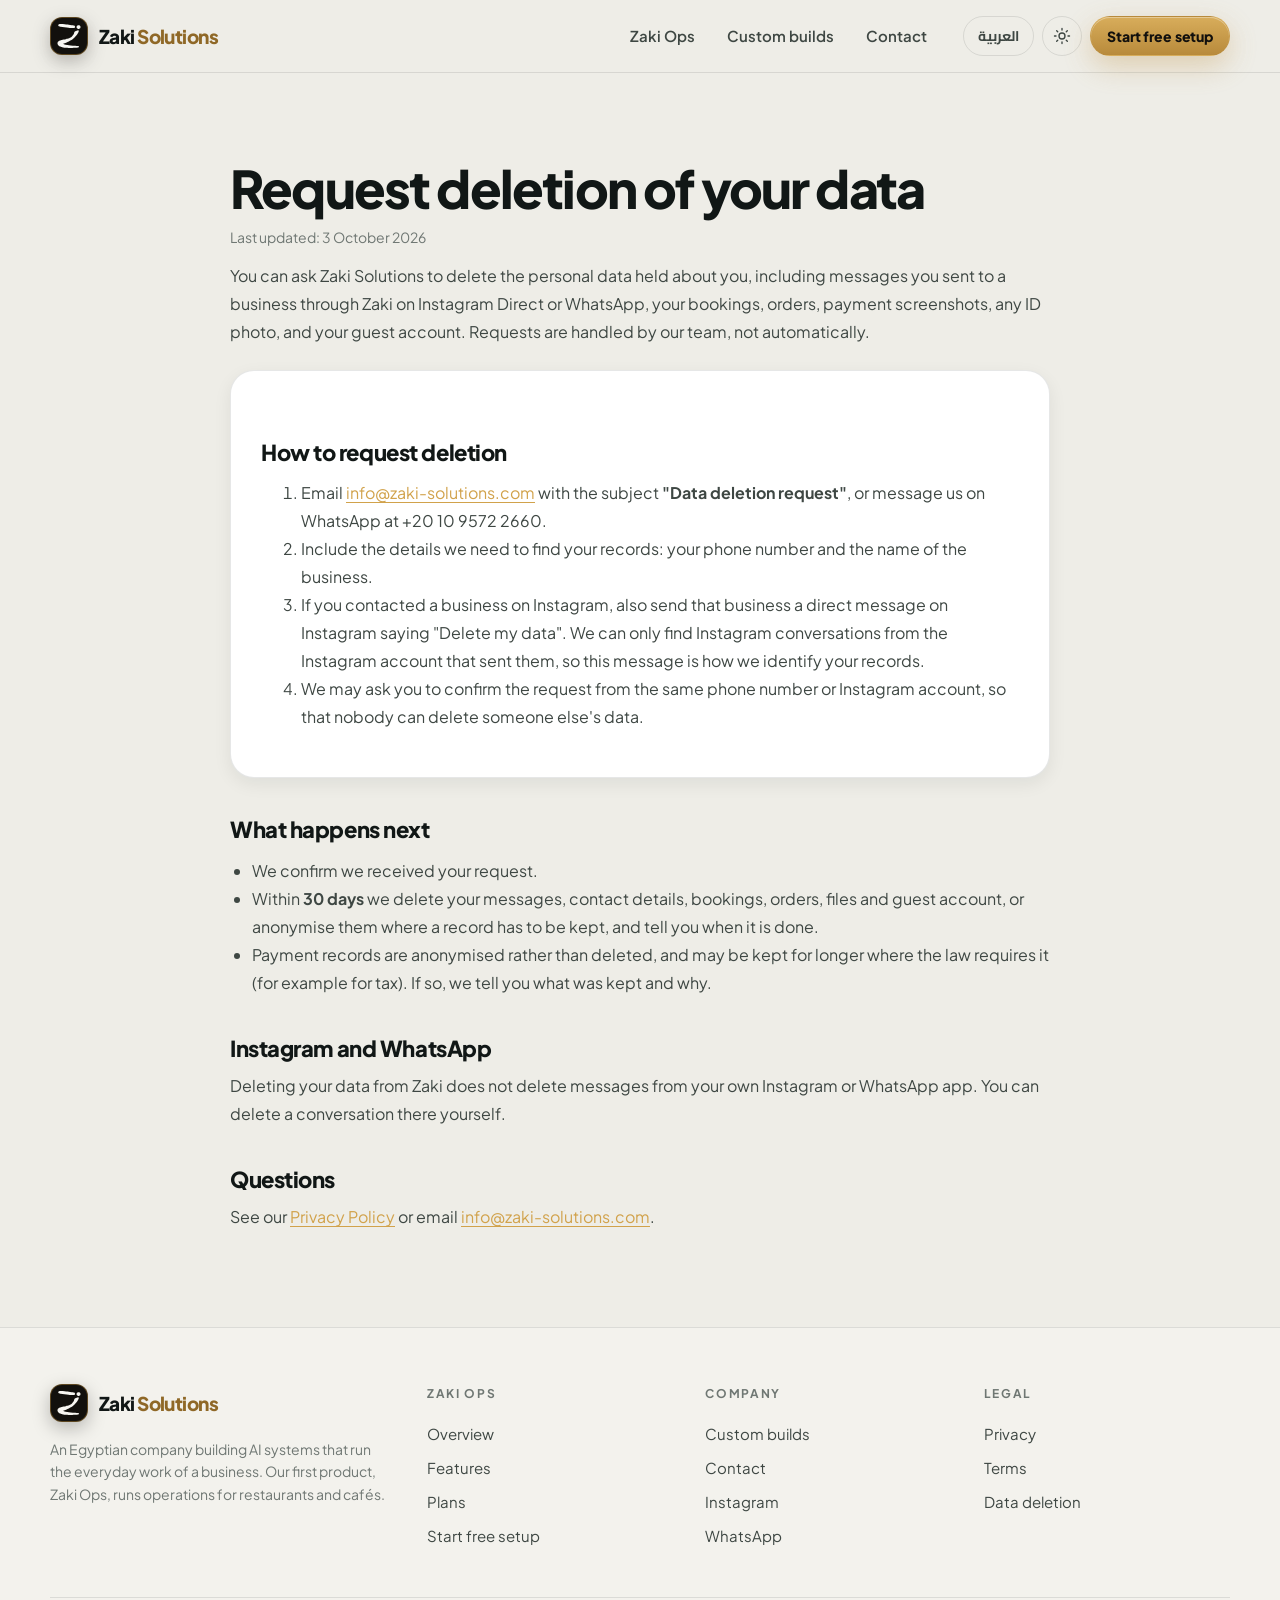
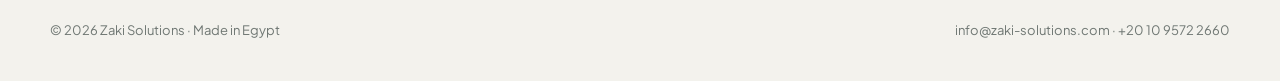
<file: data-deletion.html>
<!DOCTYPE html>
<html lang="en" dir="ltr" data-theme="dark" data-title-en="Data Deletion · Zaki Solutions" data-title-ar="حذف البيانات · Zaki Solutions" data-desc-en="How to request deletion of your data from Zaki Solutions." data-desc-ar="How to request deletion of your data from Zaki Solutions.">
<head>
<meta charset="UTF-8">
<meta name="viewport" content="width=device-width, initial-scale=1">
<title>Data Deletion · Zaki Solutions</title>
<meta name="description" content="How to request deletion of your data from Zaki Solutions.">
<script>(function(){var r=document.documentElement,g=function(k){try{return localStorage.getItem(k)}catch(e){return null}};var q=(location.search.match(/[?&]lang=(en|ar)/)||[])[1];if(q){try{localStorage.setItem('zs-lang',q)}catch(e){}}var n=((navigator.languages&&navigator.languages[0])||navigator.language||'en').toLowerCase();var l=q||g('zs-lang')||(n.indexOf('ar')===0?'ar':'en');r.lang=l;r.dir=l==='ar'?'rtl':'ltr';var t=g('zs-theme')||(window.matchMedia&&matchMedia('(prefers-color-scheme: light)').matches?'light':'dark');r.setAttribute('data-theme',t);r.className+=' js';setTimeout(function(){if(!window.zsReady)r.classList.remove('js')},2500);})();</script>
<link rel="canonical" href="https://zaki-solutions.com/data-deletion">
<meta name="theme-color" content="#12100d">
<meta property="og:type" content="website">
<meta property="og:site_name" content="Zaki Solutions">
<meta property="og:title" content="Data Deletion · Zaki Solutions">
<meta property="og:description" content="How to request deletion of your data from Zaki Solutions.">
<meta property="og:url" content="https://zaki-solutions.com/data-deletion">
<meta property="og:image" content="https://zaki-solutions.com/assets/img/og.png">
<meta name="twitter:card" content="summary_large_image">
<link rel="icon" href="/assets/img/zaki-mark-tile.svg" type="image/svg+xml">
<link rel="icon" href="/assets/img/favicon-32.png" sizes="32x32" type="image/png">
<link rel="apple-touch-icon" href="/assets/img/apple-touch-icon.png">
<link rel="manifest" href="/site.webmanifest">
<link rel="preconnect" href="https://fonts.googleapis.com">
<link rel="preconnect" href="https://fonts.gstatic.com" crossorigin>
<link href="https://fonts.googleapis.com/css2?family=Cairo:wght@400;600;700;800&family=DM+Mono:wght@400;500&family=Plus+Jakarta+Sans:wght@400;500;600;700;800&display=swap" rel="stylesheet">
<link rel="stylesheet" href="/assets/site.css">
</head>
<body>
<a class="skip" href="#main"><span lang="en">Skip to content</span><span lang="ar">انتقل للمحتوى</span></a>
<header class="site-header">
  <div class="wrap">
    <a class="brand" href="/" aria-label="Zaki Solutions"><span class="brand-mark"><svg viewBox="0 0 95.8 100.0" aria-hidden="true"><path fill="currentColor" d="M57.46 99.92C62.49 99.80 71.70 99.36 75.79 99.12C79.88 98.88 80.23 98.71 81.98 98.47C83.73 98.23 85.19 97.96 86.28 97.69C87.38 97.41 88.01 97.13 88.56 96.81C89.12 96.49 89.41 96.05 89.62 95.76C89.82 95.47 89.79 95.34 89.79 95.06C89.79 94.77 89.86 94.42 89.62 94.07C89.37 93.71 89.11 93.29 88.31 92.92C87.51 92.55 86.14 92.14 84.82 91.85C83.50 91.56 86.66 91.82 80.38 91.20C74.11 90.57 55.00 88.92 47.18 88.09C39.35 87.25 36.80 86.77 33.44 86.20C30.09 85.64 28.58 85.16 27.03 84.72C25.48 84.28 24.72 83.84 24.15 83.57C23.57 83.31 23.67 83.26 23.57 83.13C23.47 82.99 23.32 82.98 23.54 82.78C23.76 82.57 22.80 82.71 24.88 81.90C26.96 81.09 32.33 79.37 36.00 77.93C39.67 76.48 43.58 74.84 46.91 73.22C50.23 71.60 53.08 69.98 55.93 68.21C58.79 66.45 62.05 64.06 64.02 62.62C65.99 61.17 66.44 60.71 67.77 59.52C69.09 58.33 70.38 57.20 71.98 55.49C73.57 53.78 75.48 51.62 77.34 49.27C79.19 46.91 81.44 43.89 83.09 41.34C84.75 38.79 86.44 35.59 87.29 33.96C88.14 32.32 88.00 32.35 88.21 31.55C88.43 30.74 88.62 29.82 88.60 29.12C88.58 28.42 88.33 27.78 88.09 27.35C87.84 26.93 87.49 26.74 87.11 26.57C86.74 26.40 86.47 26.29 85.82 26.35C85.17 26.40 84.77 26.35 83.21 26.89C81.64 27.43 78.22 28.77 76.43 29.59C74.64 30.40 73.48 31.06 72.47 31.77C71.46 32.49 70.86 33.20 70.37 33.88C69.87 34.55 69.73 35.05 69.49 35.81C69.25 36.56 69.22 37.40 68.93 38.41C68.65 39.41 68.17 40.89 67.78 41.82C67.40 42.75 67.20 43.08 66.63 44.00C66.07 44.93 65.41 46.08 64.37 47.35C63.33 48.62 61.48 50.57 60.40 51.63C59.32 52.68 58.88 52.97 57.89 53.68C56.91 54.40 56.06 55.03 54.51 55.92C52.97 56.80 50.79 58.04 48.63 58.98C46.46 59.91 43.92 60.82 41.53 61.53C39.14 62.24 38.22 62.46 34.29 63.24C30.36 64.02 21.42 65.51 17.96 66.20C14.50 66.90 14.89 66.96 13.52 67.38C12.16 67.81 10.83 68.31 9.79 68.74C8.76 69.17 8.14 69.46 7.30 69.94C6.47 70.41 5.50 71.05 4.77 71.61C4.04 72.17 3.56 72.54 2.93 73.29C2.30 74.03 1.46 75.15 0.99 76.08C0.52 77.01 0.26 77.95 0.10 78.87C-0.07 79.78 -0.05 80.78 0.00 81.58C0.05 82.38 0.10 82.85 0.37 83.67C0.64 84.48 1.18 85.69 1.61 86.46C2.04 87.23 2.27 87.56 2.93 88.29C3.60 89.03 4.78 90.19 5.61 90.88C6.45 91.57 6.94 91.86 7.93 92.42C8.91 92.99 10.13 93.67 11.53 94.26C12.93 94.85 15.00 95.53 16.33 95.95C17.67 96.37 17.50 96.36 19.54 96.78C21.57 97.20 25.69 98.05 28.55 98.47C31.40 98.89 33.82 99.07 36.67 99.30C39.51 99.52 42.15 99.72 45.61 99.82C49.08 99.93 52.43 100.04 57.46 99.92ZM88.87 20.62C89.81 20.52 90.64 20.17 91.29 19.89C91.95 19.61 92.35 19.31 92.81 18.95C93.26 18.58 93.65 18.16 94.02 17.70C94.39 17.25 94.75 16.74 95.01 16.24C95.27 15.74 95.45 15.19 95.58 14.70C95.71 14.22 95.77 13.93 95.79 13.33C95.81 12.74 95.89 11.95 95.71 11.13C95.53 10.32 95.28 9.31 94.70 8.45C94.13 7.60 92.85 6.51 92.25 6.00C91.65 5.48 91.62 5.57 91.12 5.37C90.61 5.18 89.99 4.93 89.20 4.83C88.42 4.74 87.37 4.63 86.40 4.82C85.42 5.01 84.24 5.44 83.35 5.98C82.46 6.52 81.66 7.25 81.05 8.07C80.44 8.89 79.94 10.21 79.68 10.91C79.42 11.61 79.49 11.72 79.47 12.28C79.46 12.84 79.49 13.73 79.57 14.29C79.65 14.85 79.76 15.18 79.95 15.66C80.15 16.14 80.25 16.56 80.73 17.16C81.21 17.76 82.02 18.71 82.84 19.27C83.66 19.82 84.66 20.25 85.66 20.48C86.67 20.70 87.93 20.72 88.87 20.62ZM67.11 16.76C68.60 16.70 68.77 16.54 69.47 16.32C70.18 16.09 70.83 15.75 71.36 15.39C71.88 15.03 72.28 14.65 72.60 14.18C72.92 13.71 73.19 13.23 73.29 12.58C73.38 11.94 73.33 10.93 73.19 10.32C73.05 9.71 72.84 9.41 72.46 8.95C72.07 8.49 71.54 7.97 70.86 7.56C70.19 7.15 69.56 6.84 68.41 6.51C67.25 6.17 66.60 6.00 63.92 5.55C61.24 5.10 57.92 4.54 52.33 3.81C46.74 3.09 36.62 1.83 30.38 1.20C24.15 0.56 18.41 0.15 14.91 0.00C11.42 -0.15 10.75 0.14 9.41 0.29C8.07 0.44 7.63 0.62 6.86 0.89C6.08 1.17 5.30 1.53 4.75 1.95C4.21 2.36 3.85 2.89 3.57 3.40C3.30 3.90 3.13 4.39 3.11 4.98C3.09 5.56 3.21 6.35 3.44 6.91C3.68 7.46 4.07 7.88 4.51 8.29C4.95 8.70 5.39 9.03 6.08 9.36C6.77 9.70 7.38 9.98 8.64 10.30C9.90 10.62 7.45 10.47 13.64 11.28C19.82 12.08 37.94 14.22 45.76 15.12C53.57 16.02 56.97 16.39 60.53 16.67C64.09 16.94 65.62 16.82 67.11 16.76Z"/></svg></span><span>Zaki <b>Solutions</b></span></a>
    <nav class="nav" aria-label="Main"><a href="/zaki-ops">Zaki Ops</a><a href="/solutions"><span lang="en">Custom builds</span><span lang="ar">حلول مخصّصة</span></a><a href="/contact"><span lang="en">Contact</span><span lang="ar">تواصل معنا</span></a></nav>
    <div class="header-tools">
      <button class="icon-btn lang-btn" type="button" data-lang-toggle><span lang="en" class="ar-font">العربية</span><span lang="ar">English</span></button>
      <button class="icon-btn theme-btn" type="button" data-theme-toggle aria-label="Switch light or dark theme"><svg class="i-moon" viewBox="0 0 24 24" fill="none" stroke="currentColor" stroke-width="1.8" stroke-linecap="round" stroke-linejoin="round" aria-hidden="true"><path d="M20 14.5A8 8 0 0 1 9.5 4 8 8 0 1 0 20 14.5Z"/></svg><svg class="i-sun" viewBox="0 0 24 24" fill="none" stroke="currentColor" stroke-width="1.8" stroke-linecap="round" stroke-linejoin="round" aria-hidden="true"><circle cx="12" cy="12" r="4"/><path d="M12 2v2M12 20v2M4.9 4.9l1.4 1.4M17.7 17.7l1.4 1.4M2 12h2M20 12h2M4.9 19.1l1.4-1.4M17.7 6.3l1.4-1.4"/></svg></button>
      <a class="btn btn-primary btn-sm" data-cta="signup" href="https://zaki-ops.com/signup"><span lang="en">Start free setup</span><span lang="ar">ابدأ الإعداد مجاناً</span></a>
      <button class="icon-btn menu-btn" type="button" data-menu-toggle aria-expanded="false" aria-controls="mobile-nav" aria-label="Menu"><svg viewBox="0 0 24 24" fill="none" stroke="currentColor" stroke-width="1.8" stroke-linecap="round" stroke-linejoin="round" aria-hidden="true"><path d="M4 7h16M4 12h16M4 17h16"/></svg></button>
    </div>
  </div>
  <div class="mobile-nav" id="mobile-nav">
    <div class="wrap">
      <a href="/zaki-ops">Zaki Ops</a><a href="/solutions"><span lang="en">Custom builds</span><span lang="ar">حلول مخصّصة</span></a><a href="/contact"><span lang="en">Contact</span><span lang="ar">تواصل معنا</span></a>
      <button type="button" class="mobile-nav-btn" data-theme-toggle><span lang="en">Light / dark theme</span><span lang="ar">الوضع الفاتح / الداكن</span></button>
      <div class="btn-row">
        <a class="btn btn-primary" data-cta="signup" href="https://zaki-ops.com/signup"><span lang="en">Start free setup</span><span lang="ar">ابدأ الإعداد مجاناً</span></a>
        <a class="btn btn-ghost" data-cta="whatsapp" href="https://wa.me/201095722660"><svg viewBox="0 0 24 24" fill="none" stroke="currentColor" stroke-width="1.8" stroke-linecap="round" stroke-linejoin="round" aria-hidden="true"><path d="M20.5 12a8.5 8.5 0 0 1-12.6 7.4L3.5 20.5l1.1-4.2A8.5 8.5 0 1 1 20.5 12Z"/><path d="M9.2 8.3c-.2 3.6 2.8 6.6 6.5 6.6l.9-1.5-2-1-1 .9a5 5 0 0 1-2.6-2.6l.9-1-1-2Z"/></svg><span lang="en">WhatsApp us</span><span lang="ar">كلّمنا واتساب</span></a>
      </div>
    </div>
  </div>
</header>
<main id="main" class="legal"><div class="wrap" dir="ltr">
<h1>Request deletion of your data</h1>
<p class="updated">Last updated: 3 October 2026</p>
<p>You can ask Zaki Solutions to delete the personal data held about you, including messages you sent to a business through Zaki on Instagram Direct or WhatsApp, your bookings, orders, payment screenshots, any ID photo, and your guest account. Requests are handled by our team, not automatically.</p>

<div class="card">
<h2>How to request deletion</h2>
<ol>
<li>Email <a href="mailto:info@zaki-solutions.com?subject=Data%20deletion%20request">info@zaki-solutions.com</a> with the subject <strong>"Data deletion request"</strong>, or message us on WhatsApp at +20 10 9572 2660.</li>
<li>Include the details we need to find your records: your phone number and the name of the business.</li>
<li>If you contacted a business on Instagram, also send that business a direct message on Instagram saying "Delete my data". We can only find Instagram conversations from the Instagram account that sent them, so this message is how we identify your records.</li>
<li>We may ask you to confirm the request from the same phone number or Instagram account, so that nobody can delete someone else's data.</li>
</ol>
</div>

<h2>What happens next</h2>
<ul>
<li>We confirm we received your request.</li>
<li>Within <strong>30 days</strong> we delete your messages, contact details, bookings, orders, files and guest account, or anonymise them where a record has to be kept, and tell you when it is done.</li>
<li>Payment records are anonymised rather than deleted, and may be kept for longer where the law requires it (for example for tax). If so, we tell you what was kept and why.</li>
</ul>

<h2>Instagram and WhatsApp</h2>
<p>Deleting your data from Zaki does not delete messages from your own Instagram or WhatsApp app. You can delete a conversation there yourself.</p>

<h2>Questions</h2>
<p>See our <a href="/privacy">Privacy Policy</a> or email <a href="mailto:info@zaki-solutions.com">info@zaki-solutions.com</a>.</p>
</div></main>
<footer class="site-footer">
  <div class="wrap">
    <div class="footer-grid">
      <div>
        <a class="brand" href="/" aria-label="Zaki Solutions"><span class="brand-mark"><svg viewBox="0 0 95.8 100.0" aria-hidden="true"><path fill="currentColor" d="M57.46 99.92C62.49 99.80 71.70 99.36 75.79 99.12C79.88 98.88 80.23 98.71 81.98 98.47C83.73 98.23 85.19 97.96 86.28 97.69C87.38 97.41 88.01 97.13 88.56 96.81C89.12 96.49 89.41 96.05 89.62 95.76C89.82 95.47 89.79 95.34 89.79 95.06C89.79 94.77 89.86 94.42 89.62 94.07C89.37 93.71 89.11 93.29 88.31 92.92C87.51 92.55 86.14 92.14 84.82 91.85C83.50 91.56 86.66 91.82 80.38 91.20C74.11 90.57 55.00 88.92 47.18 88.09C39.35 87.25 36.80 86.77 33.44 86.20C30.09 85.64 28.58 85.16 27.03 84.72C25.48 84.28 24.72 83.84 24.15 83.57C23.57 83.31 23.67 83.26 23.57 83.13C23.47 82.99 23.32 82.98 23.54 82.78C23.76 82.57 22.80 82.71 24.88 81.90C26.96 81.09 32.33 79.37 36.00 77.93C39.67 76.48 43.58 74.84 46.91 73.22C50.23 71.60 53.08 69.98 55.93 68.21C58.79 66.45 62.05 64.06 64.02 62.62C65.99 61.17 66.44 60.71 67.77 59.52C69.09 58.33 70.38 57.20 71.98 55.49C73.57 53.78 75.48 51.62 77.34 49.27C79.19 46.91 81.44 43.89 83.09 41.34C84.75 38.79 86.44 35.59 87.29 33.96C88.14 32.32 88.00 32.35 88.21 31.55C88.43 30.74 88.62 29.82 88.60 29.12C88.58 28.42 88.33 27.78 88.09 27.35C87.84 26.93 87.49 26.74 87.11 26.57C86.74 26.40 86.47 26.29 85.82 26.35C85.17 26.40 84.77 26.35 83.21 26.89C81.64 27.43 78.22 28.77 76.43 29.59C74.64 30.40 73.48 31.06 72.47 31.77C71.46 32.49 70.86 33.20 70.37 33.88C69.87 34.55 69.73 35.05 69.49 35.81C69.25 36.56 69.22 37.40 68.93 38.41C68.65 39.41 68.17 40.89 67.78 41.82C67.40 42.75 67.20 43.08 66.63 44.00C66.07 44.93 65.41 46.08 64.37 47.35C63.33 48.62 61.48 50.57 60.40 51.63C59.32 52.68 58.88 52.97 57.89 53.68C56.91 54.40 56.06 55.03 54.51 55.92C52.97 56.80 50.79 58.04 48.63 58.98C46.46 59.91 43.92 60.82 41.53 61.53C39.14 62.24 38.22 62.46 34.29 63.24C30.36 64.02 21.42 65.51 17.96 66.20C14.50 66.90 14.89 66.96 13.52 67.38C12.16 67.81 10.83 68.31 9.79 68.74C8.76 69.17 8.14 69.46 7.30 69.94C6.47 70.41 5.50 71.05 4.77 71.61C4.04 72.17 3.56 72.54 2.93 73.29C2.30 74.03 1.46 75.15 0.99 76.08C0.52 77.01 0.26 77.95 0.10 78.87C-0.07 79.78 -0.05 80.78 0.00 81.58C0.05 82.38 0.10 82.85 0.37 83.67C0.64 84.48 1.18 85.69 1.61 86.46C2.04 87.23 2.27 87.56 2.93 88.29C3.60 89.03 4.78 90.19 5.61 90.88C6.45 91.57 6.94 91.86 7.93 92.42C8.91 92.99 10.13 93.67 11.53 94.26C12.93 94.85 15.00 95.53 16.33 95.95C17.67 96.37 17.50 96.36 19.54 96.78C21.57 97.20 25.69 98.05 28.55 98.47C31.40 98.89 33.82 99.07 36.67 99.30C39.51 99.52 42.15 99.72 45.61 99.82C49.08 99.93 52.43 100.04 57.46 99.92ZM88.87 20.62C89.81 20.52 90.64 20.17 91.29 19.89C91.95 19.61 92.35 19.31 92.81 18.95C93.26 18.58 93.65 18.16 94.02 17.70C94.39 17.25 94.75 16.74 95.01 16.24C95.27 15.74 95.45 15.19 95.58 14.70C95.71 14.22 95.77 13.93 95.79 13.33C95.81 12.74 95.89 11.95 95.71 11.13C95.53 10.32 95.28 9.31 94.70 8.45C94.13 7.60 92.85 6.51 92.25 6.00C91.65 5.48 91.62 5.57 91.12 5.37C90.61 5.18 89.99 4.93 89.20 4.83C88.42 4.74 87.37 4.63 86.40 4.82C85.42 5.01 84.24 5.44 83.35 5.98C82.46 6.52 81.66 7.25 81.05 8.07C80.44 8.89 79.94 10.21 79.68 10.91C79.42 11.61 79.49 11.72 79.47 12.28C79.46 12.84 79.49 13.73 79.57 14.29C79.65 14.85 79.76 15.18 79.95 15.66C80.15 16.14 80.25 16.56 80.73 17.16C81.21 17.76 82.02 18.71 82.84 19.27C83.66 19.82 84.66 20.25 85.66 20.48C86.67 20.70 87.93 20.72 88.87 20.62ZM67.11 16.76C68.60 16.70 68.77 16.54 69.47 16.32C70.18 16.09 70.83 15.75 71.36 15.39C71.88 15.03 72.28 14.65 72.60 14.18C72.92 13.71 73.19 13.23 73.29 12.58C73.38 11.94 73.33 10.93 73.19 10.32C73.05 9.71 72.84 9.41 72.46 8.95C72.07 8.49 71.54 7.97 70.86 7.56C70.19 7.15 69.56 6.84 68.41 6.51C67.25 6.17 66.60 6.00 63.92 5.55C61.24 5.10 57.92 4.54 52.33 3.81C46.74 3.09 36.62 1.83 30.38 1.20C24.15 0.56 18.41 0.15 14.91 0.00C11.42 -0.15 10.75 0.14 9.41 0.29C8.07 0.44 7.63 0.62 6.86 0.89C6.08 1.17 5.30 1.53 4.75 1.95C4.21 2.36 3.85 2.89 3.57 3.40C3.30 3.90 3.13 4.39 3.11 4.98C3.09 5.56 3.21 6.35 3.44 6.91C3.68 7.46 4.07 7.88 4.51 8.29C4.95 8.70 5.39 9.03 6.08 9.36C6.77 9.70 7.38 9.98 8.64 10.30C9.90 10.62 7.45 10.47 13.64 11.28C19.82 12.08 37.94 14.22 45.76 15.12C53.57 16.02 56.97 16.39 60.53 16.67C64.09 16.94 65.62 16.82 67.11 16.76Z"/></svg></span><span>Zaki <b>Solutions</b></span></a>
        <p class="about"><span lang="en">An Egyptian company building AI systems that run the everyday work of a business. Our first product, Zaki Ops, runs operations for restaurants and cafés.</span><span lang="ar">شركة مصرية بتبني أنظمة ذكاء اصطناعي بتشغّل الشغل اليومي لأي بيزنس. أول منتج لينا، Zaki Ops، بيشغّل العمليات للمطاعم والكافيهات.</span></p>
      </div>
      <div>
        <h4>Zaki Ops</h4>
        <a href="/zaki-ops"><span lang="en">Overview</span><span lang="ar">نظرة عامة</span></a>
        <a href="/zaki-ops#features"><span lang="en">Features</span><span lang="ar">المميزات</span></a>
        <a href="/zaki-ops#plans"><span lang="en">Plans</span><span lang="ar">الباقات</span></a>
        <a data-cta="signup" href="https://zaki-ops.com/signup"><span lang="en">Start free setup</span><span lang="ar">ابدأ الإعداد مجاناً</span></a>
      </div>
      <div>
        <h4><span lang="en">Company</span><span lang="ar">الشركة</span></h4>
        <a href="/solutions"><span lang="en">Custom builds</span><span lang="ar">حلول مخصّصة</span></a>
        <a href="/contact"><span lang="en">Contact</span><span lang="ar">تواصل معنا</span></a>
        <a href="https://instagram.com/zaki.solutions" target="_blank" rel="noopener">Instagram</a>
        <a data-cta="whatsapp" href="https://wa.me/201095722660">WhatsApp</a>
      </div>
      <div>
        <h4><span lang="en">Legal</span><span lang="ar">قانوني</span></h4>
        <a href="/privacy"><span lang="en">Privacy</span><span lang="ar">الخصوصية</span></a>
        <a href="/terms"><span lang="en">Terms</span><span lang="ar">الشروط</span></a>
        <a href="/data-deletion"><span lang="en">Data deletion</span><span lang="ar">حذف البيانات</span></a>
      </div>
    </div>
    <div class="footer-base">
      <span>© <span data-year>2026</span> Zaki Solutions · <span lang="en">Made in Egypt</span><span lang="ar">صُنع في مصر</span></span>
      <span><a href="mailto:info@zaki-solutions.com">info@zaki-solutions.com</a> · <span dir="ltr">+20 10 9572 2660</span></span>
    </div>
  </div>
</footer>
<script src="/assets/site.js" defer></script>
</body>
</html>
</file>
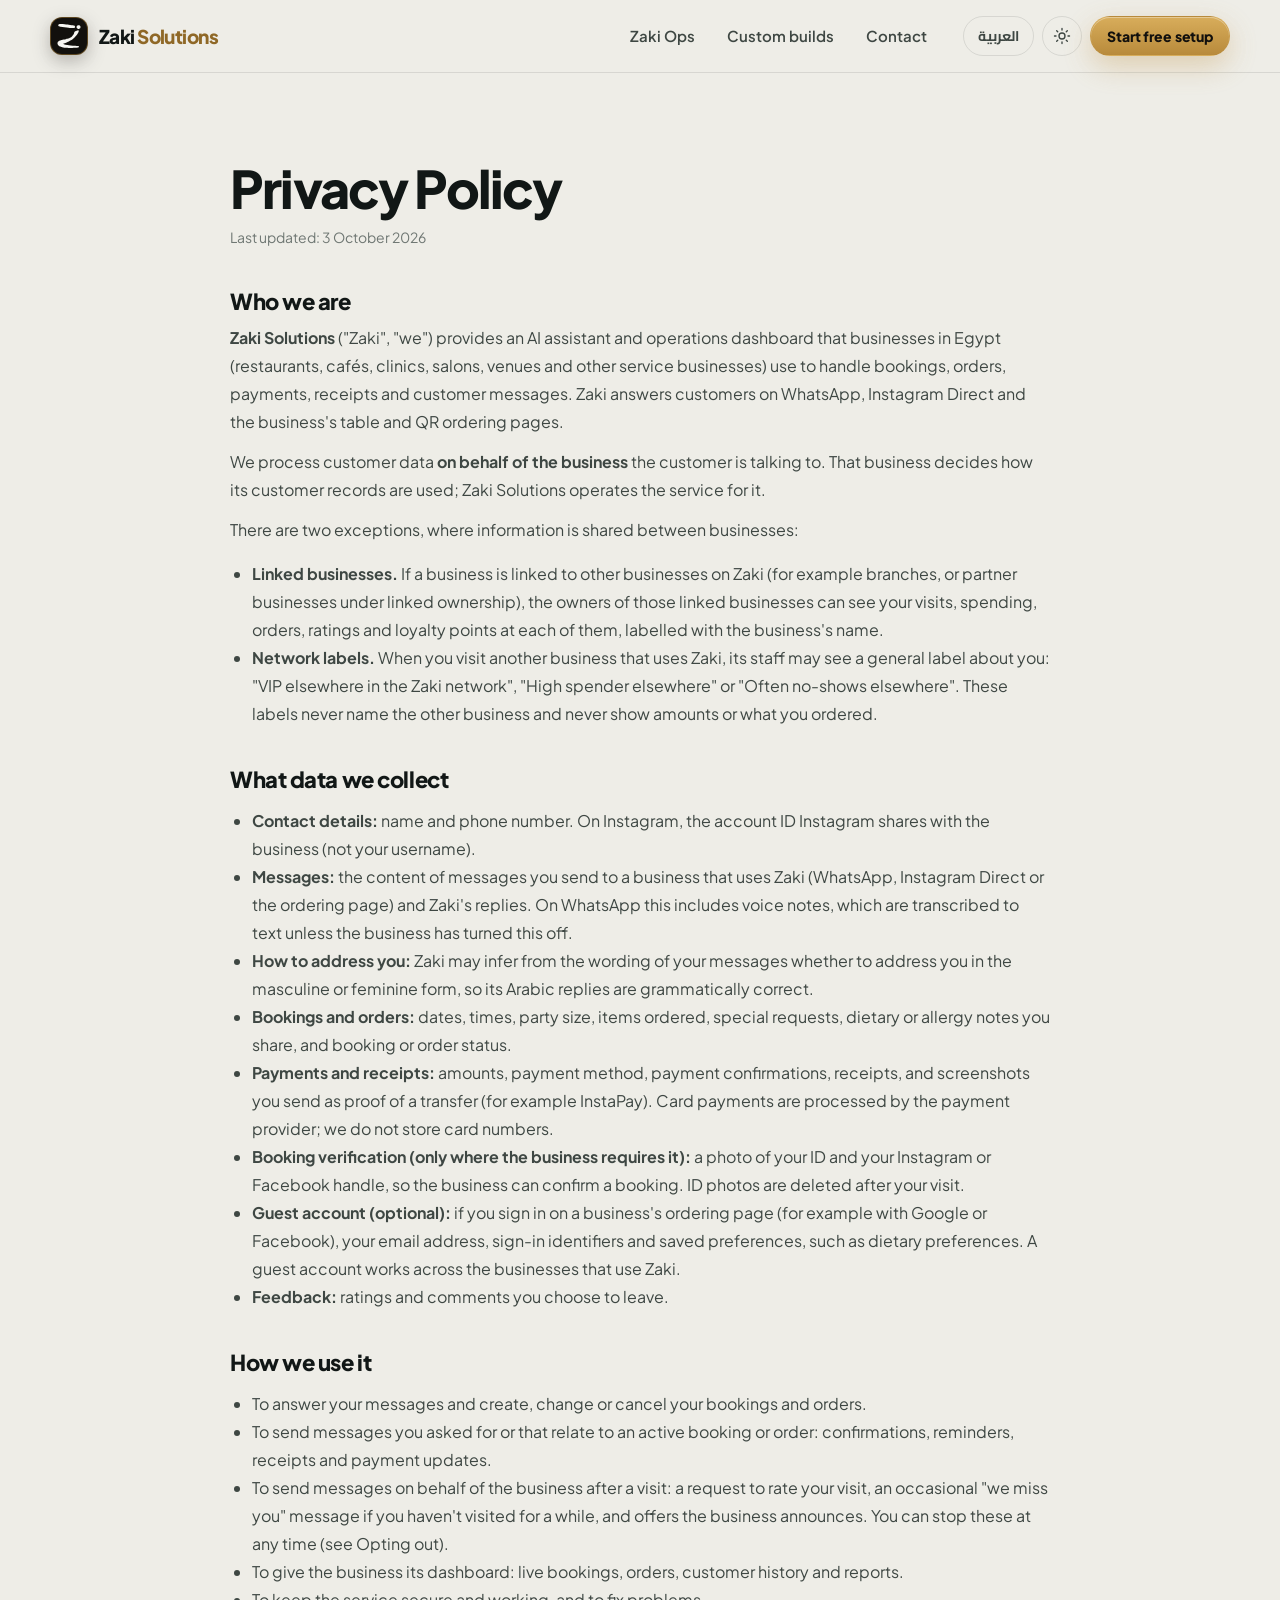
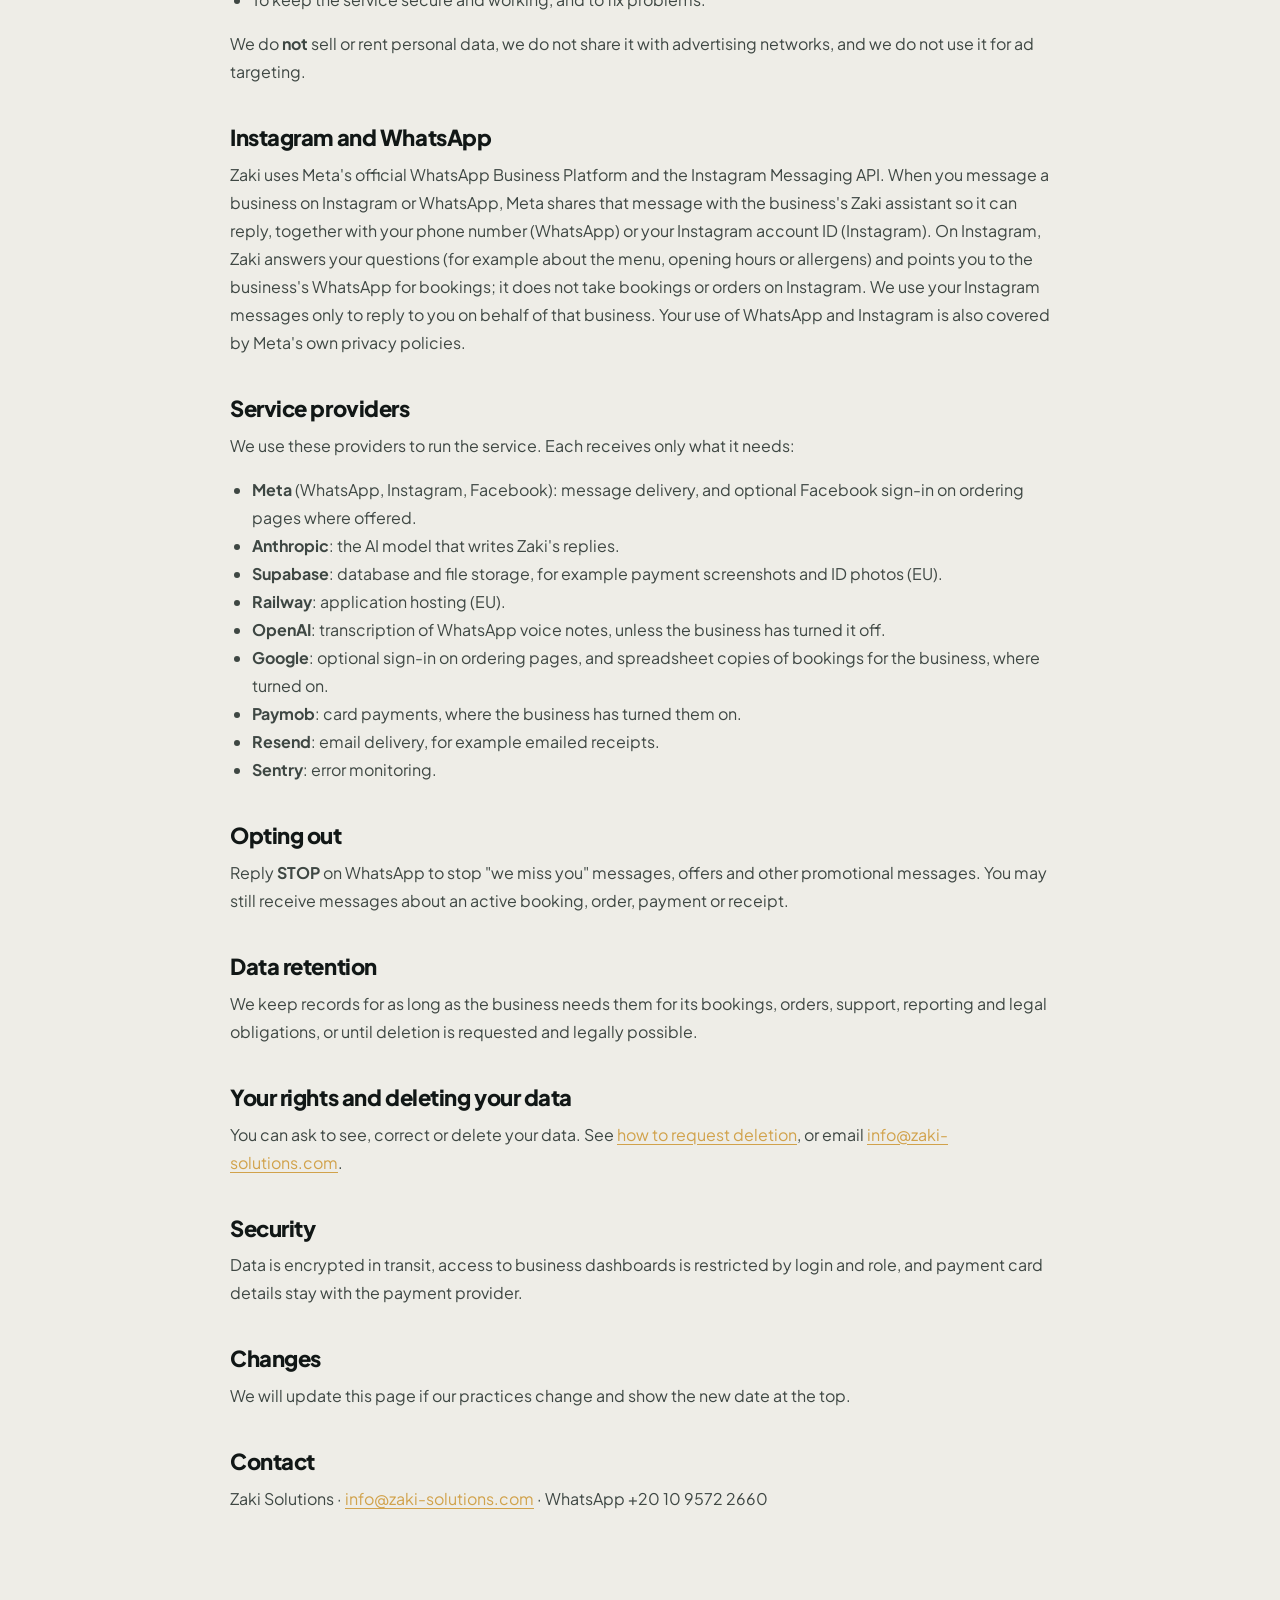
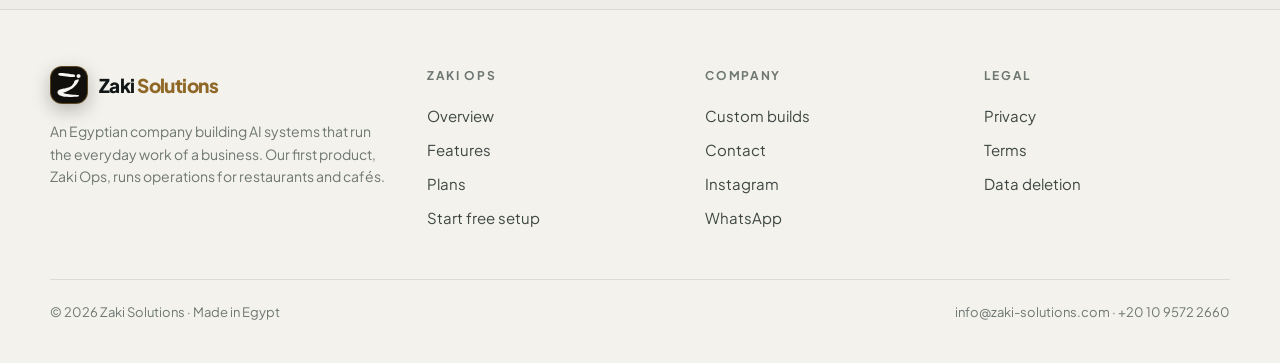
<file: privacy.html>
<!DOCTYPE html>
<html lang="en" dir="ltr" data-theme="dark" data-title-en="Privacy Policy · Zaki Solutions" data-title-ar="سياسة الخصوصية · Zaki Solutions" data-desc-en="How Zaki Solutions collects, uses and protects personal data." data-desc-ar="How Zaki Solutions collects, uses and protects personal data.">
<head>
<meta charset="UTF-8">
<meta name="viewport" content="width=device-width, initial-scale=1">
<title>Privacy Policy · Zaki Solutions</title>
<meta name="description" content="How Zaki Solutions collects, uses and protects personal data.">
<script>(function(){var r=document.documentElement,g=function(k){try{return localStorage.getItem(k)}catch(e){return null}};var q=(location.search.match(/[?&]lang=(en|ar)/)||[])[1];if(q){try{localStorage.setItem('zs-lang',q)}catch(e){}}var n=((navigator.languages&&navigator.languages[0])||navigator.language||'en').toLowerCase();var l=q||g('zs-lang')||(n.indexOf('ar')===0?'ar':'en');r.lang=l;r.dir=l==='ar'?'rtl':'ltr';var t=g('zs-theme')||(window.matchMedia&&matchMedia('(prefers-color-scheme: light)').matches?'light':'dark');r.setAttribute('data-theme',t);r.className+=' js';setTimeout(function(){if(!window.zsReady)r.classList.remove('js')},2500);})();</script>
<link rel="canonical" href="https://zaki-solutions.com/privacy">
<meta name="theme-color" content="#12100d">
<meta property="og:type" content="website">
<meta property="og:site_name" content="Zaki Solutions">
<meta property="og:title" content="Privacy Policy · Zaki Solutions">
<meta property="og:description" content="How Zaki Solutions collects, uses and protects personal data.">
<meta property="og:url" content="https://zaki-solutions.com/privacy">
<meta property="og:image" content="https://zaki-solutions.com/assets/img/og.png">
<meta name="twitter:card" content="summary_large_image">
<link rel="icon" href="/assets/img/zaki-mark-tile.svg" type="image/svg+xml">
<link rel="icon" href="/assets/img/favicon-32.png" sizes="32x32" type="image/png">
<link rel="apple-touch-icon" href="/assets/img/apple-touch-icon.png">
<link rel="manifest" href="/site.webmanifest">
<link rel="preconnect" href="https://fonts.googleapis.com">
<link rel="preconnect" href="https://fonts.gstatic.com" crossorigin>
<link href="https://fonts.googleapis.com/css2?family=Cairo:wght@400;600;700;800&family=DM+Mono:wght@400;500&family=Plus+Jakarta+Sans:wght@400;500;600;700;800&display=swap" rel="stylesheet">
<link rel="stylesheet" href="/assets/site.css">
</head>
<body>
<a class="skip" href="#main"><span lang="en">Skip to content</span><span lang="ar">انتقل للمحتوى</span></a>
<header class="site-header">
  <div class="wrap">
    <a class="brand" href="/" aria-label="Zaki Solutions"><span class="brand-mark"><svg viewBox="0 0 95.8 100.0" aria-hidden="true"><path fill="currentColor" d="M57.46 99.92C62.49 99.80 71.70 99.36 75.79 99.12C79.88 98.88 80.23 98.71 81.98 98.47C83.73 98.23 85.19 97.96 86.28 97.69C87.38 97.41 88.01 97.13 88.56 96.81C89.12 96.49 89.41 96.05 89.62 95.76C89.82 95.47 89.79 95.34 89.79 95.06C89.79 94.77 89.86 94.42 89.62 94.07C89.37 93.71 89.11 93.29 88.31 92.92C87.51 92.55 86.14 92.14 84.82 91.85C83.50 91.56 86.66 91.82 80.38 91.20C74.11 90.57 55.00 88.92 47.18 88.09C39.35 87.25 36.80 86.77 33.44 86.20C30.09 85.64 28.58 85.16 27.03 84.72C25.48 84.28 24.72 83.84 24.15 83.57C23.57 83.31 23.67 83.26 23.57 83.13C23.47 82.99 23.32 82.98 23.54 82.78C23.76 82.57 22.80 82.71 24.88 81.90C26.96 81.09 32.33 79.37 36.00 77.93C39.67 76.48 43.58 74.84 46.91 73.22C50.23 71.60 53.08 69.98 55.93 68.21C58.79 66.45 62.05 64.06 64.02 62.62C65.99 61.17 66.44 60.71 67.77 59.52C69.09 58.33 70.38 57.20 71.98 55.49C73.57 53.78 75.48 51.62 77.34 49.27C79.19 46.91 81.44 43.89 83.09 41.34C84.75 38.79 86.44 35.59 87.29 33.96C88.14 32.32 88.00 32.35 88.21 31.55C88.43 30.74 88.62 29.82 88.60 29.12C88.58 28.42 88.33 27.78 88.09 27.35C87.84 26.93 87.49 26.74 87.11 26.57C86.74 26.40 86.47 26.29 85.82 26.35C85.17 26.40 84.77 26.35 83.21 26.89C81.64 27.43 78.22 28.77 76.43 29.59C74.64 30.40 73.48 31.06 72.47 31.77C71.46 32.49 70.86 33.20 70.37 33.88C69.87 34.55 69.73 35.05 69.49 35.81C69.25 36.56 69.22 37.40 68.93 38.41C68.65 39.41 68.17 40.89 67.78 41.82C67.40 42.75 67.20 43.08 66.63 44.00C66.07 44.93 65.41 46.08 64.37 47.35C63.33 48.62 61.48 50.57 60.40 51.63C59.32 52.68 58.88 52.97 57.89 53.68C56.91 54.40 56.06 55.03 54.51 55.92C52.97 56.80 50.79 58.04 48.63 58.98C46.46 59.91 43.92 60.82 41.53 61.53C39.14 62.24 38.22 62.46 34.29 63.24C30.36 64.02 21.42 65.51 17.96 66.20C14.50 66.90 14.89 66.96 13.52 67.38C12.16 67.81 10.83 68.31 9.79 68.74C8.76 69.17 8.14 69.46 7.30 69.94C6.47 70.41 5.50 71.05 4.77 71.61C4.04 72.17 3.56 72.54 2.93 73.29C2.30 74.03 1.46 75.15 0.99 76.08C0.52 77.01 0.26 77.95 0.10 78.87C-0.07 79.78 -0.05 80.78 0.00 81.58C0.05 82.38 0.10 82.85 0.37 83.67C0.64 84.48 1.18 85.69 1.61 86.46C2.04 87.23 2.27 87.56 2.93 88.29C3.60 89.03 4.78 90.19 5.61 90.88C6.45 91.57 6.94 91.86 7.93 92.42C8.91 92.99 10.13 93.67 11.53 94.26C12.93 94.85 15.00 95.53 16.33 95.95C17.67 96.37 17.50 96.36 19.54 96.78C21.57 97.20 25.69 98.05 28.55 98.47C31.40 98.89 33.82 99.07 36.67 99.30C39.51 99.52 42.15 99.72 45.61 99.82C49.08 99.93 52.43 100.04 57.46 99.92ZM88.87 20.62C89.81 20.52 90.64 20.17 91.29 19.89C91.95 19.61 92.35 19.31 92.81 18.95C93.26 18.58 93.65 18.16 94.02 17.70C94.39 17.25 94.75 16.74 95.01 16.24C95.27 15.74 95.45 15.19 95.58 14.70C95.71 14.22 95.77 13.93 95.79 13.33C95.81 12.74 95.89 11.95 95.71 11.13C95.53 10.32 95.28 9.31 94.70 8.45C94.13 7.60 92.85 6.51 92.25 6.00C91.65 5.48 91.62 5.57 91.12 5.37C90.61 5.18 89.99 4.93 89.20 4.83C88.42 4.74 87.37 4.63 86.40 4.82C85.42 5.01 84.24 5.44 83.35 5.98C82.46 6.52 81.66 7.25 81.05 8.07C80.44 8.89 79.94 10.21 79.68 10.91C79.42 11.61 79.49 11.72 79.47 12.28C79.46 12.84 79.49 13.73 79.57 14.29C79.65 14.85 79.76 15.18 79.95 15.66C80.15 16.14 80.25 16.56 80.73 17.16C81.21 17.76 82.02 18.71 82.84 19.27C83.66 19.82 84.66 20.25 85.66 20.48C86.67 20.70 87.93 20.72 88.87 20.62ZM67.11 16.76C68.60 16.70 68.77 16.54 69.47 16.32C70.18 16.09 70.83 15.75 71.36 15.39C71.88 15.03 72.28 14.65 72.60 14.18C72.92 13.71 73.19 13.23 73.29 12.58C73.38 11.94 73.33 10.93 73.19 10.32C73.05 9.71 72.84 9.41 72.46 8.95C72.07 8.49 71.54 7.97 70.86 7.56C70.19 7.15 69.56 6.84 68.41 6.51C67.25 6.17 66.60 6.00 63.92 5.55C61.24 5.10 57.92 4.54 52.33 3.81C46.74 3.09 36.62 1.83 30.38 1.20C24.15 0.56 18.41 0.15 14.91 0.00C11.42 -0.15 10.75 0.14 9.41 0.29C8.07 0.44 7.63 0.62 6.86 0.89C6.08 1.17 5.30 1.53 4.75 1.95C4.21 2.36 3.85 2.89 3.57 3.40C3.30 3.90 3.13 4.39 3.11 4.98C3.09 5.56 3.21 6.35 3.44 6.91C3.68 7.46 4.07 7.88 4.51 8.29C4.95 8.70 5.39 9.03 6.08 9.36C6.77 9.70 7.38 9.98 8.64 10.30C9.90 10.62 7.45 10.47 13.64 11.28C19.82 12.08 37.94 14.22 45.76 15.12C53.57 16.02 56.97 16.39 60.53 16.67C64.09 16.94 65.62 16.82 67.11 16.76Z"/></svg></span><span>Zaki <b>Solutions</b></span></a>
    <nav class="nav" aria-label="Main"><a href="/zaki-ops">Zaki Ops</a><a href="/solutions"><span lang="en">Custom builds</span><span lang="ar">حلول مخصّصة</span></a><a href="/contact"><span lang="en">Contact</span><span lang="ar">تواصل معنا</span></a></nav>
    <div class="header-tools">
      <button class="icon-btn lang-btn" type="button" data-lang-toggle><span lang="en" class="ar-font">العربية</span><span lang="ar">English</span></button>
      <button class="icon-btn theme-btn" type="button" data-theme-toggle aria-label="Switch light or dark theme"><svg class="i-moon" viewBox="0 0 24 24" fill="none" stroke="currentColor" stroke-width="1.8" stroke-linecap="round" stroke-linejoin="round" aria-hidden="true"><path d="M20 14.5A8 8 0 0 1 9.5 4 8 8 0 1 0 20 14.5Z"/></svg><svg class="i-sun" viewBox="0 0 24 24" fill="none" stroke="currentColor" stroke-width="1.8" stroke-linecap="round" stroke-linejoin="round" aria-hidden="true"><circle cx="12" cy="12" r="4"/><path d="M12 2v2M12 20v2M4.9 4.9l1.4 1.4M17.7 17.7l1.4 1.4M2 12h2M20 12h2M4.9 19.1l1.4-1.4M17.7 6.3l1.4-1.4"/></svg></button>
      <a class="btn btn-primary btn-sm" data-cta="signup" href="https://zaki-ops.com/signup"><span lang="en">Start free setup</span><span lang="ar">ابدأ الإعداد مجاناً</span></a>
      <button class="icon-btn menu-btn" type="button" data-menu-toggle aria-expanded="false" aria-controls="mobile-nav" aria-label="Menu"><svg viewBox="0 0 24 24" fill="none" stroke="currentColor" stroke-width="1.8" stroke-linecap="round" stroke-linejoin="round" aria-hidden="true"><path d="M4 7h16M4 12h16M4 17h16"/></svg></button>
    </div>
  </div>
  <div class="mobile-nav" id="mobile-nav">
    <div class="wrap">
      <a href="/zaki-ops">Zaki Ops</a><a href="/solutions"><span lang="en">Custom builds</span><span lang="ar">حلول مخصّصة</span></a><a href="/contact"><span lang="en">Contact</span><span lang="ar">تواصل معنا</span></a>
      <button type="button" class="mobile-nav-btn" data-theme-toggle><span lang="en">Light / dark theme</span><span lang="ar">الوضع الفاتح / الداكن</span></button>
      <div class="btn-row">
        <a class="btn btn-primary" data-cta="signup" href="https://zaki-ops.com/signup"><span lang="en">Start free setup</span><span lang="ar">ابدأ الإعداد مجاناً</span></a>
        <a class="btn btn-ghost" data-cta="whatsapp" href="https://wa.me/201095722660"><svg viewBox="0 0 24 24" fill="none" stroke="currentColor" stroke-width="1.8" stroke-linecap="round" stroke-linejoin="round" aria-hidden="true"><path d="M20.5 12a8.5 8.5 0 0 1-12.6 7.4L3.5 20.5l1.1-4.2A8.5 8.5 0 1 1 20.5 12Z"/><path d="M9.2 8.3c-.2 3.6 2.8 6.6 6.5 6.6l.9-1.5-2-1-1 .9a5 5 0 0 1-2.6-2.6l.9-1-1-2Z"/></svg><span lang="en">WhatsApp us</span><span lang="ar">كلّمنا واتساب</span></a>
      </div>
    </div>
  </div>
</header>
<main id="main" class="legal"><div class="wrap" dir="ltr">
<h1>Privacy Policy</h1>
<p class="updated">Last updated: 3 October 2026</p>

<h2>Who we are</h2>
<p><strong>Zaki Solutions</strong> ("Zaki", "we") provides an AI assistant and operations dashboard that businesses in Egypt (restaurants, cafés, clinics, salons, venues and other service businesses) use to handle bookings, orders, payments, receipts and customer messages. Zaki answers customers on WhatsApp, Instagram Direct and the business's table and QR ordering pages.</p>
<p>We process customer data <strong>on behalf of the business</strong> the customer is talking to. That business decides how its customer records are used; Zaki Solutions operates the service for it.</p>
<p>There are two exceptions, where information is shared between businesses:</p>
<ul>
<li><strong>Linked businesses.</strong> If a business is linked to other businesses on Zaki (for example branches, or partner businesses under linked ownership), the owners of those linked businesses can see your visits, spending, orders, ratings and loyalty points at each of them, labelled with the business's name.</li>
<li><strong>Network labels.</strong> When you visit another business that uses Zaki, its staff may see a general label about you: "VIP elsewhere in the Zaki network", "High spender elsewhere" or "Often no-shows elsewhere". These labels never name the other business and never show amounts or what you ordered.</li>
</ul>

<h2>What data we collect</h2>
<ul>
<li><strong>Contact details:</strong> name and phone number. On Instagram, the account ID Instagram shares with the business (not your username).</li>
<li><strong>Messages:</strong> the content of messages you send to a business that uses Zaki (WhatsApp, Instagram Direct or the ordering page) and Zaki's replies. On WhatsApp this includes voice notes, which are transcribed to text unless the business has turned this off.</li>
<li><strong>How to address you:</strong> Zaki may infer from the wording of your messages whether to address you in the masculine or feminine form, so its Arabic replies are grammatically correct.</li>
<li><strong>Bookings and orders:</strong> dates, times, party size, items ordered, special requests, dietary or allergy notes you share, and booking or order status.</li>
<li><strong>Payments and receipts:</strong> amounts, payment method, payment confirmations, receipts, and screenshots you send as proof of a transfer (for example InstaPay). Card payments are processed by the payment provider; we do not store card numbers.</li>
<li><strong>Booking verification (only where the business requires it):</strong> a photo of your ID and your Instagram or Facebook handle, so the business can confirm a booking. ID photos are deleted after your visit.</li>
<li><strong>Guest account (optional):</strong> if you sign in on a business's ordering page (for example with Google or Facebook), your email address, sign-in identifiers and saved preferences, such as dietary preferences. A guest account works across the businesses that use Zaki.</li>
<li><strong>Feedback:</strong> ratings and comments you choose to leave.</li>
</ul>

<h2>How we use it</h2>
<ul>
<li>To answer your messages and create, change or cancel your bookings and orders.</li>
<li>To send messages you asked for or that relate to an active booking or order: confirmations, reminders, receipts and payment updates.</li>
<li>To send messages on behalf of the business after a visit: a request to rate your visit, an occasional "we miss you" message if you haven't visited for a while, and offers the business announces. You can stop these at any time (see Opting out).</li>
<li>To give the business its dashboard: live bookings, orders, customer history and reports.</li>
<li>To keep the service secure and working, and to fix problems.</li>
</ul>
<p>We do <strong>not</strong> sell or rent personal data, we do not share it with advertising networks, and we do not use it for ad targeting.</p>

<h2>Instagram and WhatsApp</h2>
<p>Zaki uses Meta's official WhatsApp Business Platform and the Instagram Messaging API. When you message a business on Instagram or WhatsApp, Meta shares that message with the business's Zaki assistant so it can reply, together with your phone number (WhatsApp) or your Instagram account ID (Instagram). On Instagram, Zaki answers your questions (for example about the menu, opening hours or allergens) and points you to the business's WhatsApp for bookings; it does not take bookings or orders on Instagram. We use your Instagram messages only to reply to you on behalf of that business. Your use of WhatsApp and Instagram is also covered by Meta's own privacy policies.</p>

<h2>Service providers</h2>
<p>We use these providers to run the service. Each receives only what it needs:</p>
<ul>
<li><strong>Meta</strong> (WhatsApp, Instagram, Facebook): message delivery, and optional Facebook sign-in on ordering pages where offered.</li>
<li><strong>Anthropic</strong>: the AI model that writes Zaki's replies.</li>
<li><strong>Supabase</strong>: database and file storage, for example payment screenshots and ID photos (EU).</li>
<li><strong>Railway</strong>: application hosting (EU).</li>
<li><strong>OpenAI</strong>: transcription of WhatsApp voice notes, unless the business has turned it off.</li>
<li><strong>Google</strong>: optional sign-in on ordering pages, and spreadsheet copies of bookings for the business, where turned on.</li>
<li><strong>Paymob</strong>: card payments, where the business has turned them on.</li>
<li><strong>Resend</strong>: email delivery, for example emailed receipts.</li>
<li><strong>Sentry</strong>: error monitoring.</li>
</ul>

<h2>Opting out</h2>
<p>Reply <strong>STOP</strong> on WhatsApp to stop "we miss you" messages, offers and other promotional messages. You may still receive messages about an active booking, order, payment or receipt.</p>

<h2>Data retention</h2>
<p>We keep records for as long as the business needs them for its bookings, orders, support, reporting and legal obligations, or until deletion is requested and legally possible.</p>

<h2>Your rights and deleting your data</h2>
<p>You can ask to see, correct or delete your data. See <a href="/data-deletion">how to request deletion</a>, or email <a href="mailto:info@zaki-solutions.com">info@zaki-solutions.com</a>.</p>

<h2>Security</h2>
<p>Data is encrypted in transit, access to business dashboards is restricted by login and role, and payment card details stay with the payment provider.</p>

<h2>Changes</h2>
<p>We will update this page if our practices change and show the new date at the top.</p>

<h2>Contact</h2>
<p>Zaki Solutions · <a href="mailto:info@zaki-solutions.com">info@zaki-solutions.com</a> · WhatsApp +20 10 9572 2660</p>
</div></main>
<footer class="site-footer">
  <div class="wrap">
    <div class="footer-grid">
      <div>
        <a class="brand" href="/" aria-label="Zaki Solutions"><span class="brand-mark"><svg viewBox="0 0 95.8 100.0" aria-hidden="true"><path fill="currentColor" d="M57.46 99.92C62.49 99.80 71.70 99.36 75.79 99.12C79.88 98.88 80.23 98.71 81.98 98.47C83.73 98.23 85.19 97.96 86.28 97.69C87.38 97.41 88.01 97.13 88.56 96.81C89.12 96.49 89.41 96.05 89.62 95.76C89.82 95.47 89.79 95.34 89.79 95.06C89.79 94.77 89.86 94.42 89.62 94.07C89.37 93.71 89.11 93.29 88.31 92.92C87.51 92.55 86.14 92.14 84.82 91.85C83.50 91.56 86.66 91.82 80.38 91.20C74.11 90.57 55.00 88.92 47.18 88.09C39.35 87.25 36.80 86.77 33.44 86.20C30.09 85.64 28.58 85.16 27.03 84.72C25.48 84.28 24.72 83.84 24.15 83.57C23.57 83.31 23.67 83.26 23.57 83.13C23.47 82.99 23.32 82.98 23.54 82.78C23.76 82.57 22.80 82.71 24.88 81.90C26.96 81.09 32.33 79.37 36.00 77.93C39.67 76.48 43.58 74.84 46.91 73.22C50.23 71.60 53.08 69.98 55.93 68.21C58.79 66.45 62.05 64.06 64.02 62.62C65.99 61.17 66.44 60.71 67.77 59.52C69.09 58.33 70.38 57.20 71.98 55.49C73.57 53.78 75.48 51.62 77.34 49.27C79.19 46.91 81.44 43.89 83.09 41.34C84.75 38.79 86.44 35.59 87.29 33.96C88.14 32.32 88.00 32.35 88.21 31.55C88.43 30.74 88.62 29.82 88.60 29.12C88.58 28.42 88.33 27.78 88.09 27.35C87.84 26.93 87.49 26.74 87.11 26.57C86.74 26.40 86.47 26.29 85.82 26.35C85.17 26.40 84.77 26.35 83.21 26.89C81.64 27.43 78.22 28.77 76.43 29.59C74.64 30.40 73.48 31.06 72.47 31.77C71.46 32.49 70.86 33.20 70.37 33.88C69.87 34.55 69.73 35.05 69.49 35.81C69.25 36.56 69.22 37.40 68.93 38.41C68.65 39.41 68.17 40.89 67.78 41.82C67.40 42.75 67.20 43.08 66.63 44.00C66.07 44.93 65.41 46.08 64.37 47.35C63.33 48.62 61.48 50.57 60.40 51.63C59.32 52.68 58.88 52.97 57.89 53.68C56.91 54.40 56.06 55.03 54.51 55.92C52.97 56.80 50.79 58.04 48.63 58.98C46.46 59.91 43.92 60.82 41.53 61.53C39.14 62.24 38.22 62.46 34.29 63.24C30.36 64.02 21.42 65.51 17.96 66.20C14.50 66.90 14.89 66.96 13.52 67.38C12.16 67.81 10.83 68.31 9.79 68.74C8.76 69.17 8.14 69.46 7.30 69.94C6.47 70.41 5.50 71.05 4.77 71.61C4.04 72.17 3.56 72.54 2.93 73.29C2.30 74.03 1.46 75.15 0.99 76.08C0.52 77.01 0.26 77.95 0.10 78.87C-0.07 79.78 -0.05 80.78 0.00 81.58C0.05 82.38 0.10 82.85 0.37 83.67C0.64 84.48 1.18 85.69 1.61 86.46C2.04 87.23 2.27 87.56 2.93 88.29C3.60 89.03 4.78 90.19 5.61 90.88C6.45 91.57 6.94 91.86 7.93 92.42C8.91 92.99 10.13 93.67 11.53 94.26C12.93 94.85 15.00 95.53 16.33 95.95C17.67 96.37 17.50 96.36 19.54 96.78C21.57 97.20 25.69 98.05 28.55 98.47C31.40 98.89 33.82 99.07 36.67 99.30C39.51 99.52 42.15 99.72 45.61 99.82C49.08 99.93 52.43 100.04 57.46 99.92ZM88.87 20.62C89.81 20.52 90.64 20.17 91.29 19.89C91.95 19.61 92.35 19.31 92.81 18.95C93.26 18.58 93.65 18.16 94.02 17.70C94.39 17.25 94.75 16.74 95.01 16.24C95.27 15.74 95.45 15.19 95.58 14.70C95.71 14.22 95.77 13.93 95.79 13.33C95.81 12.74 95.89 11.95 95.71 11.13C95.53 10.32 95.28 9.31 94.70 8.45C94.13 7.60 92.85 6.51 92.25 6.00C91.65 5.48 91.62 5.57 91.12 5.37C90.61 5.18 89.99 4.93 89.20 4.83C88.42 4.74 87.37 4.63 86.40 4.82C85.42 5.01 84.24 5.44 83.35 5.98C82.46 6.52 81.66 7.25 81.05 8.07C80.44 8.89 79.94 10.21 79.68 10.91C79.42 11.61 79.49 11.72 79.47 12.28C79.46 12.84 79.49 13.73 79.57 14.29C79.65 14.85 79.76 15.18 79.95 15.66C80.15 16.14 80.25 16.56 80.73 17.16C81.21 17.76 82.02 18.71 82.84 19.27C83.66 19.82 84.66 20.25 85.66 20.48C86.67 20.70 87.93 20.72 88.87 20.62ZM67.11 16.76C68.60 16.70 68.77 16.54 69.47 16.32C70.18 16.09 70.83 15.75 71.36 15.39C71.88 15.03 72.28 14.65 72.60 14.18C72.92 13.71 73.19 13.23 73.29 12.58C73.38 11.94 73.33 10.93 73.19 10.32C73.05 9.71 72.84 9.41 72.46 8.95C72.07 8.49 71.54 7.97 70.86 7.56C70.19 7.15 69.56 6.84 68.41 6.51C67.25 6.17 66.60 6.00 63.92 5.55C61.24 5.10 57.92 4.54 52.33 3.81C46.74 3.09 36.62 1.83 30.38 1.20C24.15 0.56 18.41 0.15 14.91 0.00C11.42 -0.15 10.75 0.14 9.41 0.29C8.07 0.44 7.63 0.62 6.86 0.89C6.08 1.17 5.30 1.53 4.75 1.95C4.21 2.36 3.85 2.89 3.57 3.40C3.30 3.90 3.13 4.39 3.11 4.98C3.09 5.56 3.21 6.35 3.44 6.91C3.68 7.46 4.07 7.88 4.51 8.29C4.95 8.70 5.39 9.03 6.08 9.36C6.77 9.70 7.38 9.98 8.64 10.30C9.90 10.62 7.45 10.47 13.64 11.28C19.82 12.08 37.94 14.22 45.76 15.12C53.57 16.02 56.97 16.39 60.53 16.67C64.09 16.94 65.62 16.82 67.11 16.76Z"/></svg></span><span>Zaki <b>Solutions</b></span></a>
        <p class="about"><span lang="en">An Egyptian company building AI systems that run the everyday work of a business. Our first product, Zaki Ops, runs operations for restaurants and cafés.</span><span lang="ar">شركة مصرية بتبني أنظمة ذكاء اصطناعي بتشغّل الشغل اليومي لأي بيزنس. أول منتج لينا، Zaki Ops، بيشغّل العمليات للمطاعم والكافيهات.</span></p>
      </div>
      <div>
        <h4>Zaki Ops</h4>
        <a href="/zaki-ops"><span lang="en">Overview</span><span lang="ar">نظرة عامة</span></a>
        <a href="/zaki-ops#features"><span lang="en">Features</span><span lang="ar">المميزات</span></a>
        <a href="/zaki-ops#plans"><span lang="en">Plans</span><span lang="ar">الباقات</span></a>
        <a data-cta="signup" href="https://zaki-ops.com/signup"><span lang="en">Start free setup</span><span lang="ar">ابدأ الإعداد مجاناً</span></a>
      </div>
      <div>
        <h4><span lang="en">Company</span><span lang="ar">الشركة</span></h4>
        <a href="/solutions"><span lang="en">Custom builds</span><span lang="ar">حلول مخصّصة</span></a>
        <a href="/contact"><span lang="en">Contact</span><span lang="ar">تواصل معنا</span></a>
        <a href="https://instagram.com/zaki.solutions" target="_blank" rel="noopener">Instagram</a>
        <a data-cta="whatsapp" href="https://wa.me/201095722660">WhatsApp</a>
      </div>
      <div>
        <h4><span lang="en">Legal</span><span lang="ar">قانوني</span></h4>
        <a href="/privacy"><span lang="en">Privacy</span><span lang="ar">الخصوصية</span></a>
        <a href="/terms"><span lang="en">Terms</span><span lang="ar">الشروط</span></a>
        <a href="/data-deletion"><span lang="en">Data deletion</span><span lang="ar">حذف البيانات</span></a>
      </div>
    </div>
    <div class="footer-base">
      <span>© <span data-year>2026</span> Zaki Solutions · <span lang="en">Made in Egypt</span><span lang="ar">صُنع في مصر</span></span>
      <span><a href="mailto:info@zaki-solutions.com">info@zaki-solutions.com</a> · <span dir="ltr">+20 10 9572 2660</span></span>
    </div>
  </div>
</footer>
<script src="/assets/site.js" defer></script>
</body>
</html>
</file>
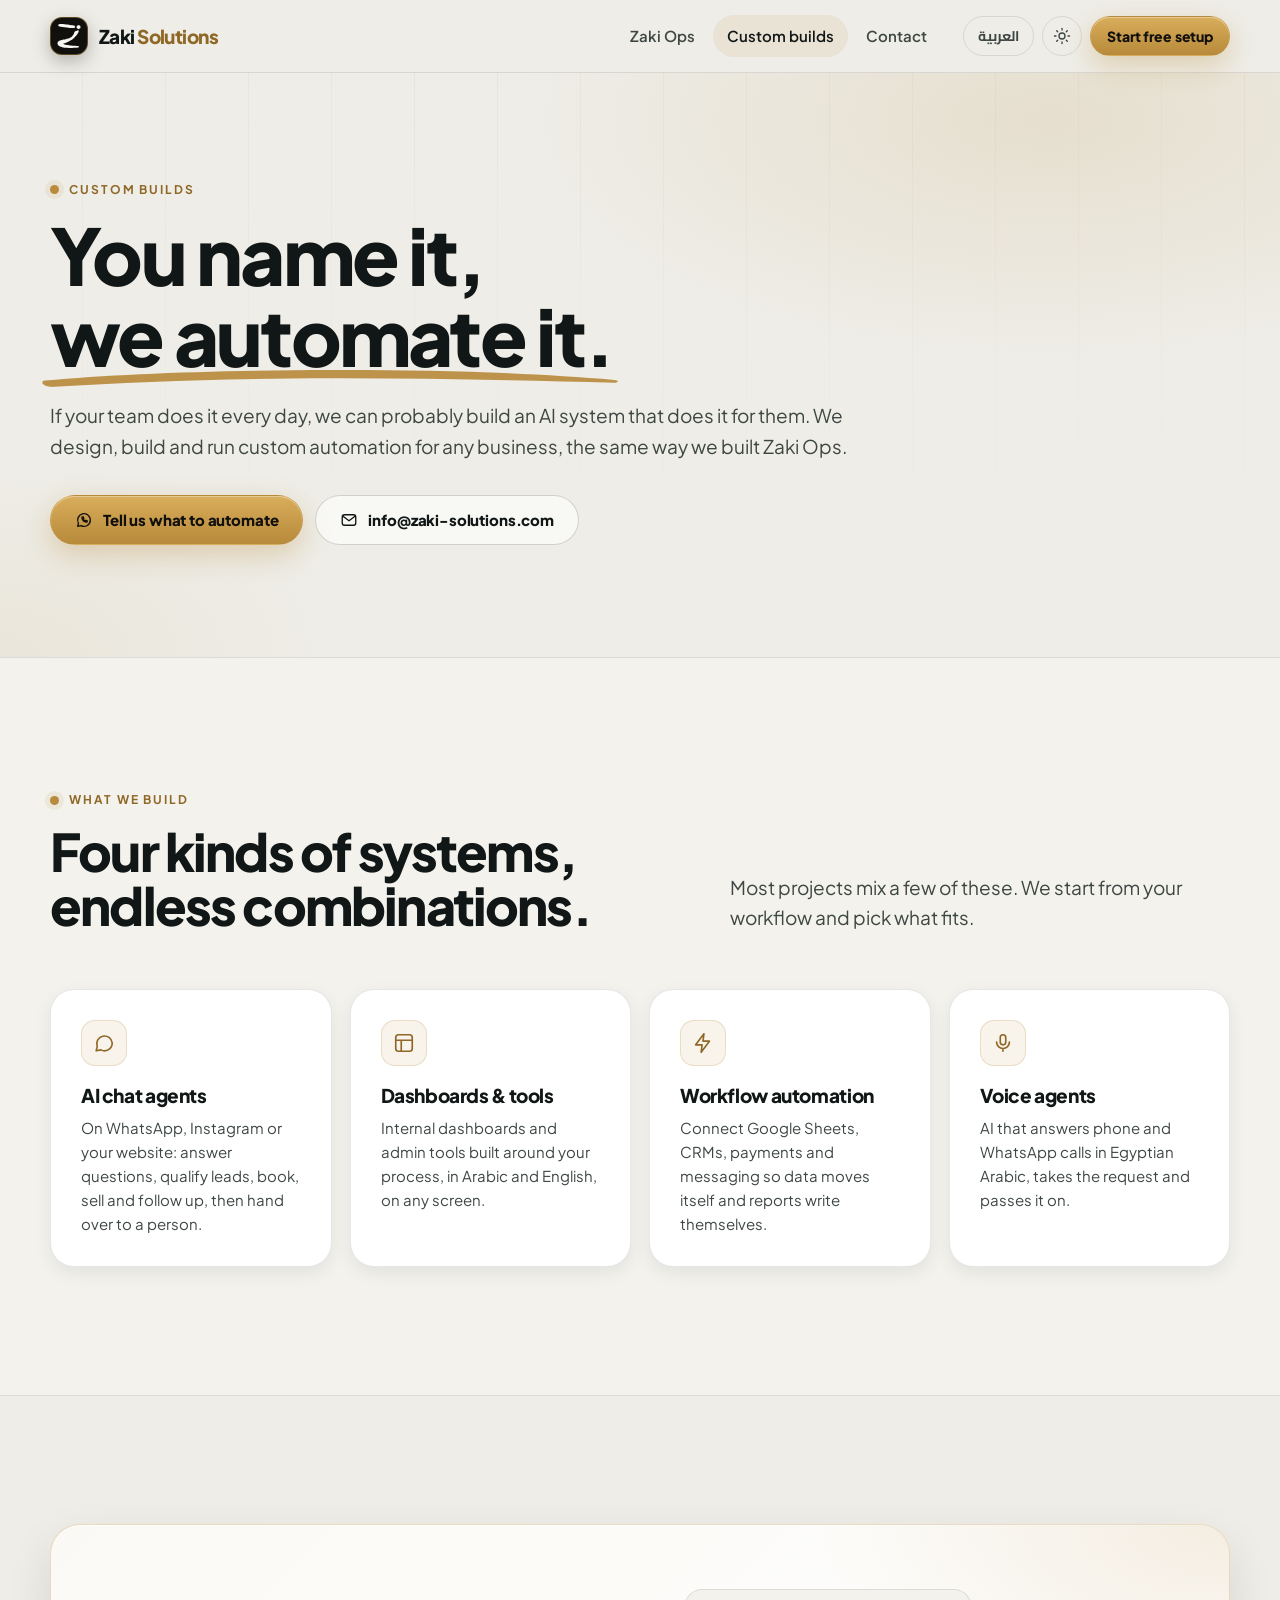
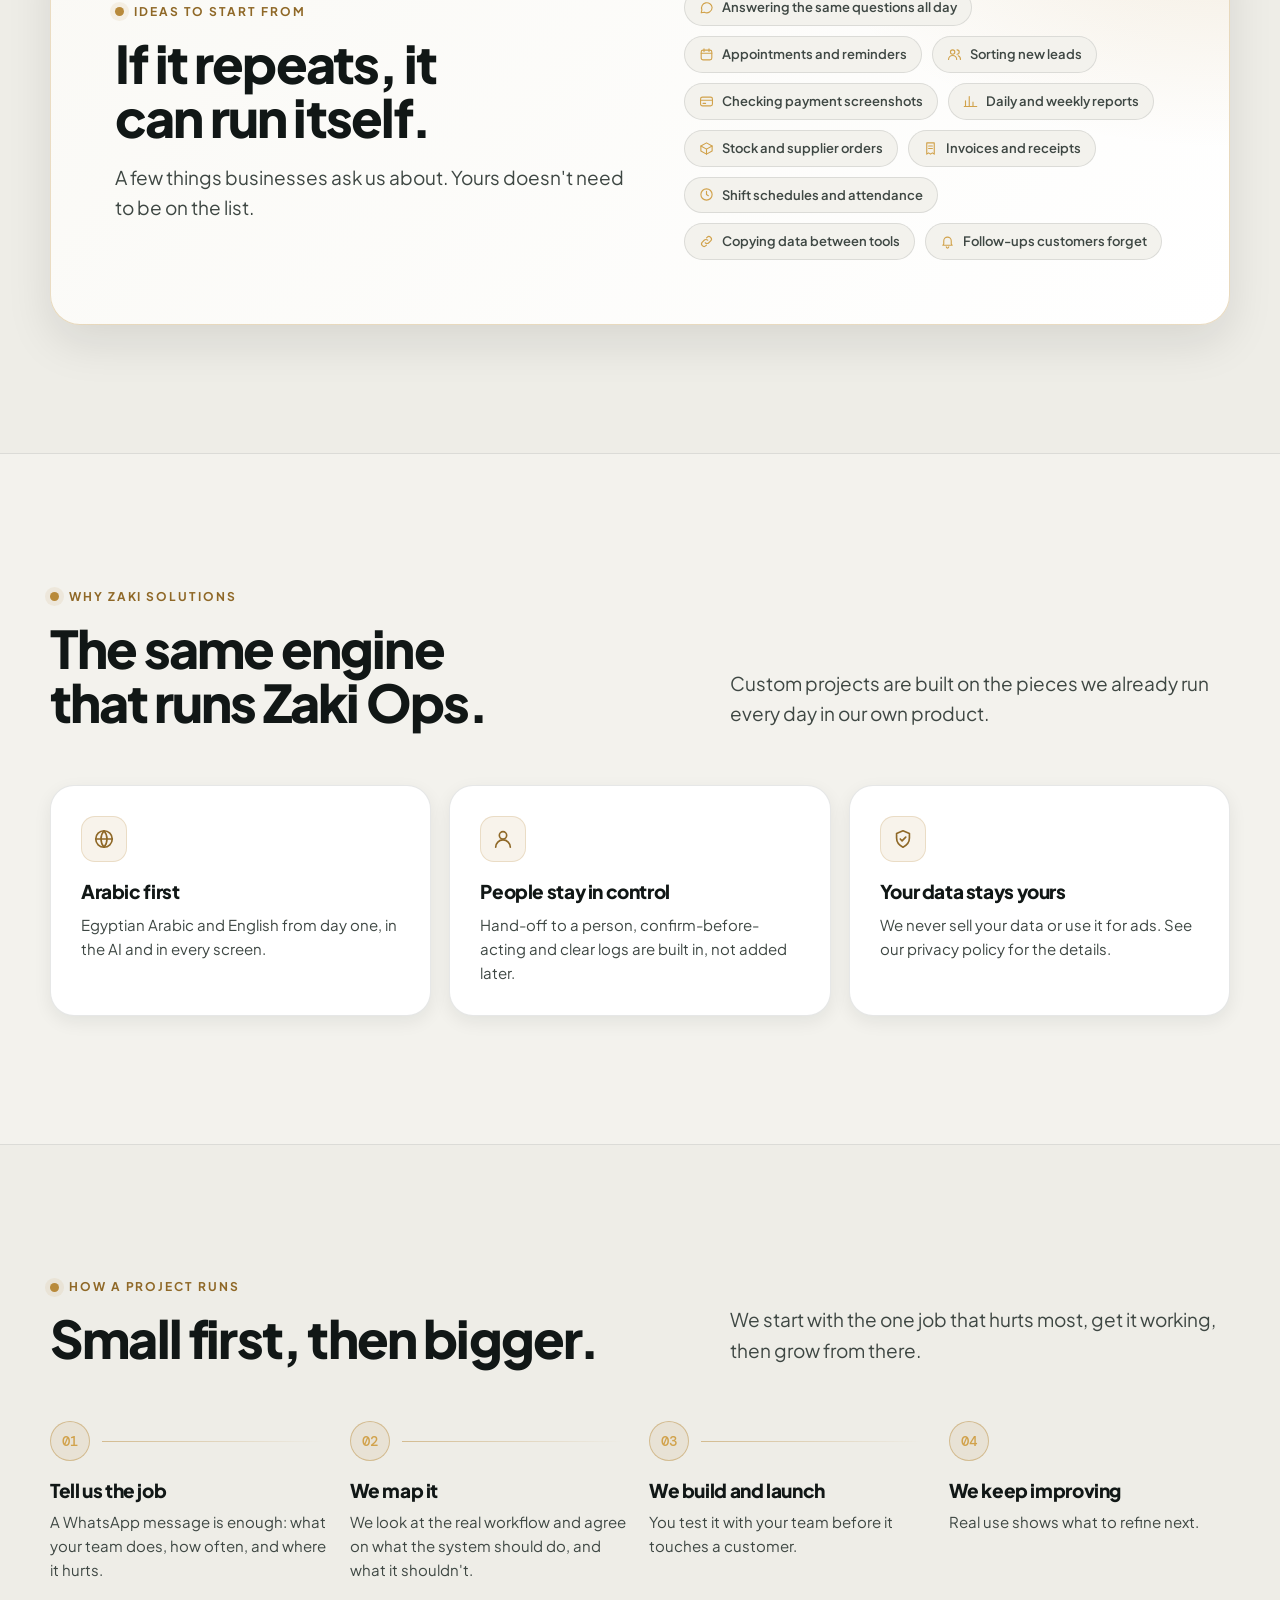
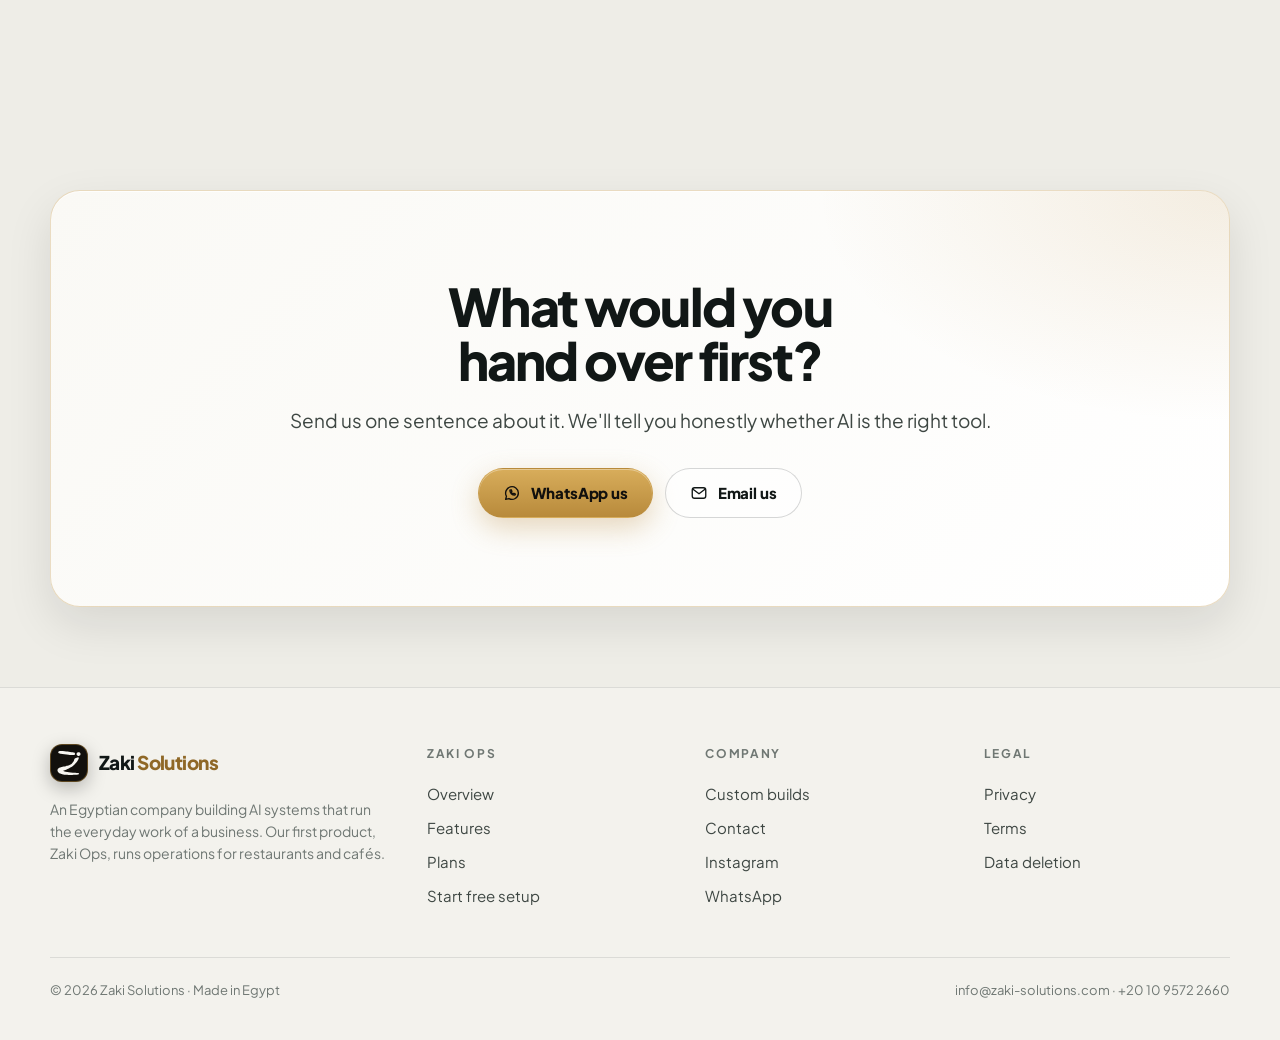
<file: solutions.html>
<!DOCTYPE html>
<html lang="en" dir="ltr" data-theme="dark" data-title-en="Custom AI builds · Zaki Solutions" data-title-ar="حلول ذكاء اصطناعي مخصّصة · Zaki Solutions" data-desc-en="You name it, we automate it. AI chat agents, dashboards, workflow automation and voice agents, built around how your business works." data-desc-ar="إنت تسمّيها، وإحنا نأتمتها. مساعدين محادثة ولوحات تحكم وأتمتة ومساعدين صوتيين، مبنية على طريقة شغلك.">
<head>
<meta charset="UTF-8">
<meta name="viewport" content="width=device-width, initial-scale=1">
<title>Custom AI builds · Zaki Solutions</title>
<meta name="description" content="You name it, we automate it. AI chat agents, dashboards, workflow automation and voice agents, built around how your business works.">
<script>(function(){var r=document.documentElement,g=function(k){try{return localStorage.getItem(k)}catch(e){return null}};var q=(location.search.match(/[?&]lang=(en|ar)/)||[])[1];if(q){try{localStorage.setItem('zs-lang',q)}catch(e){}}var n=((navigator.languages&&navigator.languages[0])||navigator.language||'en').toLowerCase();var l=q||g('zs-lang')||(n.indexOf('ar')===0?'ar':'en');r.lang=l;r.dir=l==='ar'?'rtl':'ltr';var t=g('zs-theme')||(window.matchMedia&&matchMedia('(prefers-color-scheme: light)').matches?'light':'dark');r.setAttribute('data-theme',t);r.className+=' js';setTimeout(function(){if(!window.zsReady)r.classList.remove('js')},2500);})();</script>
<link rel="canonical" href="https://zaki-solutions.com/solutions">
<meta name="theme-color" content="#12100d">
<meta property="og:type" content="website">
<meta property="og:site_name" content="Zaki Solutions">
<meta property="og:title" content="Custom AI builds · Zaki Solutions">
<meta property="og:description" content="You name it, we automate it. AI chat agents, dashboards, workflow automation and voice agents, built around how your business works.">
<meta property="og:url" content="https://zaki-solutions.com/solutions">
<meta property="og:image" content="https://zaki-solutions.com/assets/img/og.png">
<meta name="twitter:card" content="summary_large_image">
<link rel="icon" href="/assets/img/zaki-mark-tile.svg" type="image/svg+xml">
<link rel="icon" href="/assets/img/favicon-32.png" sizes="32x32" type="image/png">
<link rel="apple-touch-icon" href="/assets/img/apple-touch-icon.png">
<link rel="manifest" href="/site.webmanifest">
<link rel="preconnect" href="https://fonts.googleapis.com">
<link rel="preconnect" href="https://fonts.gstatic.com" crossorigin>
<link href="https://fonts.googleapis.com/css2?family=Cairo:wght@400;600;700;800&family=DM+Mono:wght@400;500&family=Plus+Jakarta+Sans:wght@400;500;600;700;800&display=swap" rel="stylesheet">
<link rel="stylesheet" href="/assets/site.css">
</head>
<body>
<a class="skip" href="#main"><span lang="en">Skip to content</span><span lang="ar">انتقل للمحتوى</span></a>
<header class="site-header">
  <div class="wrap">
    <a class="brand" href="/" aria-label="Zaki Solutions"><span class="brand-mark"><svg viewBox="0 0 95.8 100.0" aria-hidden="true"><path fill="currentColor" d="M57.46 99.92C62.49 99.80 71.70 99.36 75.79 99.12C79.88 98.88 80.23 98.71 81.98 98.47C83.73 98.23 85.19 97.96 86.28 97.69C87.38 97.41 88.01 97.13 88.56 96.81C89.12 96.49 89.41 96.05 89.62 95.76C89.82 95.47 89.79 95.34 89.79 95.06C89.79 94.77 89.86 94.42 89.62 94.07C89.37 93.71 89.11 93.29 88.31 92.92C87.51 92.55 86.14 92.14 84.82 91.85C83.50 91.56 86.66 91.82 80.38 91.20C74.11 90.57 55.00 88.92 47.18 88.09C39.35 87.25 36.80 86.77 33.44 86.20C30.09 85.64 28.58 85.16 27.03 84.72C25.48 84.28 24.72 83.84 24.15 83.57C23.57 83.31 23.67 83.26 23.57 83.13C23.47 82.99 23.32 82.98 23.54 82.78C23.76 82.57 22.80 82.71 24.88 81.90C26.96 81.09 32.33 79.37 36.00 77.93C39.67 76.48 43.58 74.84 46.91 73.22C50.23 71.60 53.08 69.98 55.93 68.21C58.79 66.45 62.05 64.06 64.02 62.62C65.99 61.17 66.44 60.71 67.77 59.52C69.09 58.33 70.38 57.20 71.98 55.49C73.57 53.78 75.48 51.62 77.34 49.27C79.19 46.91 81.44 43.89 83.09 41.34C84.75 38.79 86.44 35.59 87.29 33.96C88.14 32.32 88.00 32.35 88.21 31.55C88.43 30.74 88.62 29.82 88.60 29.12C88.58 28.42 88.33 27.78 88.09 27.35C87.84 26.93 87.49 26.74 87.11 26.57C86.74 26.40 86.47 26.29 85.82 26.35C85.17 26.40 84.77 26.35 83.21 26.89C81.64 27.43 78.22 28.77 76.43 29.59C74.64 30.40 73.48 31.06 72.47 31.77C71.46 32.49 70.86 33.20 70.37 33.88C69.87 34.55 69.73 35.05 69.49 35.81C69.25 36.56 69.22 37.40 68.93 38.41C68.65 39.41 68.17 40.89 67.78 41.82C67.40 42.75 67.20 43.08 66.63 44.00C66.07 44.93 65.41 46.08 64.37 47.35C63.33 48.62 61.48 50.57 60.40 51.63C59.32 52.68 58.88 52.97 57.89 53.68C56.91 54.40 56.06 55.03 54.51 55.92C52.97 56.80 50.79 58.04 48.63 58.98C46.46 59.91 43.92 60.82 41.53 61.53C39.14 62.24 38.22 62.46 34.29 63.24C30.36 64.02 21.42 65.51 17.96 66.20C14.50 66.90 14.89 66.96 13.52 67.38C12.16 67.81 10.83 68.31 9.79 68.74C8.76 69.17 8.14 69.46 7.30 69.94C6.47 70.41 5.50 71.05 4.77 71.61C4.04 72.17 3.56 72.54 2.93 73.29C2.30 74.03 1.46 75.15 0.99 76.08C0.52 77.01 0.26 77.95 0.10 78.87C-0.07 79.78 -0.05 80.78 0.00 81.58C0.05 82.38 0.10 82.85 0.37 83.67C0.64 84.48 1.18 85.69 1.61 86.46C2.04 87.23 2.27 87.56 2.93 88.29C3.60 89.03 4.78 90.19 5.61 90.88C6.45 91.57 6.94 91.86 7.93 92.42C8.91 92.99 10.13 93.67 11.53 94.26C12.93 94.85 15.00 95.53 16.33 95.95C17.67 96.37 17.50 96.36 19.54 96.78C21.57 97.20 25.69 98.05 28.55 98.47C31.40 98.89 33.82 99.07 36.67 99.30C39.51 99.52 42.15 99.72 45.61 99.82C49.08 99.93 52.43 100.04 57.46 99.92ZM88.87 20.62C89.81 20.52 90.64 20.17 91.29 19.89C91.95 19.61 92.35 19.31 92.81 18.95C93.26 18.58 93.65 18.16 94.02 17.70C94.39 17.25 94.75 16.74 95.01 16.24C95.27 15.74 95.45 15.19 95.58 14.70C95.71 14.22 95.77 13.93 95.79 13.33C95.81 12.74 95.89 11.95 95.71 11.13C95.53 10.32 95.28 9.31 94.70 8.45C94.13 7.60 92.85 6.51 92.25 6.00C91.65 5.48 91.62 5.57 91.12 5.37C90.61 5.18 89.99 4.93 89.20 4.83C88.42 4.74 87.37 4.63 86.40 4.82C85.42 5.01 84.24 5.44 83.35 5.98C82.46 6.52 81.66 7.25 81.05 8.07C80.44 8.89 79.94 10.21 79.68 10.91C79.42 11.61 79.49 11.72 79.47 12.28C79.46 12.84 79.49 13.73 79.57 14.29C79.65 14.85 79.76 15.18 79.95 15.66C80.15 16.14 80.25 16.56 80.73 17.16C81.21 17.76 82.02 18.71 82.84 19.27C83.66 19.82 84.66 20.25 85.66 20.48C86.67 20.70 87.93 20.72 88.87 20.62ZM67.11 16.76C68.60 16.70 68.77 16.54 69.47 16.32C70.18 16.09 70.83 15.75 71.36 15.39C71.88 15.03 72.28 14.65 72.60 14.18C72.92 13.71 73.19 13.23 73.29 12.58C73.38 11.94 73.33 10.93 73.19 10.32C73.05 9.71 72.84 9.41 72.46 8.95C72.07 8.49 71.54 7.97 70.86 7.56C70.19 7.15 69.56 6.84 68.41 6.51C67.25 6.17 66.60 6.00 63.92 5.55C61.24 5.10 57.92 4.54 52.33 3.81C46.74 3.09 36.62 1.83 30.38 1.20C24.15 0.56 18.41 0.15 14.91 0.00C11.42 -0.15 10.75 0.14 9.41 0.29C8.07 0.44 7.63 0.62 6.86 0.89C6.08 1.17 5.30 1.53 4.75 1.95C4.21 2.36 3.85 2.89 3.57 3.40C3.30 3.90 3.13 4.39 3.11 4.98C3.09 5.56 3.21 6.35 3.44 6.91C3.68 7.46 4.07 7.88 4.51 8.29C4.95 8.70 5.39 9.03 6.08 9.36C6.77 9.70 7.38 9.98 8.64 10.30C9.90 10.62 7.45 10.47 13.64 11.28C19.82 12.08 37.94 14.22 45.76 15.12C53.57 16.02 56.97 16.39 60.53 16.67C64.09 16.94 65.62 16.82 67.11 16.76Z"/></svg></span><span>Zaki <b>Solutions</b></span></a>
    <nav class="nav" aria-label="Main"><a href="/zaki-ops">Zaki Ops</a><a href="/solutions" aria-current="page"><span lang="en">Custom builds</span><span lang="ar">حلول مخصّصة</span></a><a href="/contact"><span lang="en">Contact</span><span lang="ar">تواصل معنا</span></a></nav>
    <div class="header-tools">
      <button class="icon-btn lang-btn" type="button" data-lang-toggle><span lang="en" class="ar-font">العربية</span><span lang="ar">English</span></button>
      <button class="icon-btn theme-btn" type="button" data-theme-toggle aria-label="Switch light or dark theme"><svg class="i-moon" viewBox="0 0 24 24" fill="none" stroke="currentColor" stroke-width="1.8" stroke-linecap="round" stroke-linejoin="round" aria-hidden="true"><path d="M20 14.5A8 8 0 0 1 9.5 4 8 8 0 1 0 20 14.5Z"/></svg><svg class="i-sun" viewBox="0 0 24 24" fill="none" stroke="currentColor" stroke-width="1.8" stroke-linecap="round" stroke-linejoin="round" aria-hidden="true"><circle cx="12" cy="12" r="4"/><path d="M12 2v2M12 20v2M4.9 4.9l1.4 1.4M17.7 17.7l1.4 1.4M2 12h2M20 12h2M4.9 19.1l1.4-1.4M17.7 6.3l1.4-1.4"/></svg></button>
      <a class="btn btn-primary btn-sm" data-cta="signup" href="https://zaki-ops.com/signup"><span lang="en">Start free setup</span><span lang="ar">ابدأ الإعداد مجاناً</span></a>
      <button class="icon-btn menu-btn" type="button" data-menu-toggle aria-expanded="false" aria-controls="mobile-nav" aria-label="Menu"><svg viewBox="0 0 24 24" fill="none" stroke="currentColor" stroke-width="1.8" stroke-linecap="round" stroke-linejoin="round" aria-hidden="true"><path d="M4 7h16M4 12h16M4 17h16"/></svg></button>
    </div>
  </div>
  <div class="mobile-nav" id="mobile-nav">
    <div class="wrap">
      <a href="/zaki-ops">Zaki Ops</a><a href="/solutions" aria-current="page"><span lang="en">Custom builds</span><span lang="ar">حلول مخصّصة</span></a><a href="/contact"><span lang="en">Contact</span><span lang="ar">تواصل معنا</span></a>
      <button type="button" class="mobile-nav-btn" data-theme-toggle><span lang="en">Light / dark theme</span><span lang="ar">الوضع الفاتح / الداكن</span></button>
      <div class="btn-row">
        <a class="btn btn-primary" data-cta="signup" href="https://zaki-ops.com/signup"><span lang="en">Start free setup</span><span lang="ar">ابدأ الإعداد مجاناً</span></a>
        <a class="btn btn-ghost" data-cta="whatsapp" href="https://wa.me/201095722660"><svg viewBox="0 0 24 24" fill="none" stroke="currentColor" stroke-width="1.8" stroke-linecap="round" stroke-linejoin="round" aria-hidden="true"><path d="M20.5 12a8.5 8.5 0 0 1-12.6 7.4L3.5 20.5l1.1-4.2A8.5 8.5 0 1 1 20.5 12Z"/><path d="M9.2 8.3c-.2 3.6 2.8 6.6 6.5 6.6l.9-1.5-2-1-1 .9a5 5 0 0 1-2.6-2.6l.9-1-1-2Z"/></svg><span lang="en">WhatsApp us</span><span lang="ar">كلّمنا واتساب</span></a>
      </div>
    </div>
  </div>
</header>

<main id="main">
<section class="hero">
  <div class="wrap">
    <div class="reveal" style="max-width:860px">
      <p class="eyebrow"><span lang="en">Custom builds</span><span lang="ar">حلول مخصّصة</span></p>
      <h1><span lang="en">You name it, <span class="swoosh">we automate it.</span></span><span lang="ar">إنت تسمّيها، <span class="swoosh">وإحنا نأتمتها.</span></span></h1>
      <p class="lead"><span lang="en">If your team does it every day, we can probably build an AI system that does it for them. We design, build and run custom automation for any business, the same way we built Zaki Ops.</span><span lang="ar">لو فريقك بيعملها كل يوم، غالباً نقدر نبني نظام ذكاء اصطناعي يعملها بداله. بنصمّم ونبني ونشغّل أتمتة مخصّصة لأي بيزنس، بنفس الطريقة اللي بنينا بيها Zaki Ops.</span></p>
      <div class="btn-row"><a class="btn btn-primary" data-cta="whatsapp" data-wa="custom" href="https://wa.me/201095722660"><svg viewBox="0 0 24 24" fill="none" stroke="currentColor" stroke-width="1.8" stroke-linecap="round" stroke-linejoin="round" aria-hidden="true"><path d="M20.5 12a8.5 8.5 0 0 1-12.6 7.4L3.5 20.5l1.1-4.2A8.5 8.5 0 1 1 20.5 12Z"/><path d="M9.2 8.3c-.2 3.6 2.8 6.6 6.5 6.6l.9-1.5-2-1-1 .9a5 5 0 0 1-2.6-2.6l.9-1-1-2Z"/></svg><span lang="en">Tell us what to automate</span><span lang="ar">قولنا نأتمت إيه</span></a><a class="btn btn-ghost" href="mailto:info@zaki-solutions.com"><svg viewBox="0 0 24 24" fill="none" stroke="currentColor" stroke-width="1.8" stroke-linecap="round" stroke-linejoin="round" aria-hidden="true"><rect x="3" y="5" width="18" height="14" rx="3"/><path d="m4 7 8 6 8-6"/></svg>info@zaki-solutions.com</a></div>
    </div>
  </div>
</section>

<section class="section section-alt">
  <div class="wrap">
    <div class="section-head reveal">
      <div><p class="eyebrow"><span lang="en">What we build</span><span lang="ar">بنبني إيه</span></p><h2><span lang="en">Four kinds of systems, endless combinations.</span><span lang="ar">أربع أنواع من الأنظمة، وتركيبات ملهاش آخر.</span></h2></div>
      <p class="lead"><span lang="en">Most projects mix a few of these. We start from your workflow and pick what fits.</span><span lang="ar">أغلب المشاريع بتجمع كذا حاجة منهم. بنبدأ من طريقة شغلك ونختار المناسب.</span></p>
    </div>
    <div class="grid-4">
      <div class="card reveal"><span class="icon"><svg viewBox="0 0 24 24" fill="none" stroke="currentColor" stroke-width="1.8" stroke-linecap="round" stroke-linejoin="round" aria-hidden="true"><path d="M21 12a8.5 8.5 0 0 1-12.4 7.5L3.5 20.5l1.1-4.6A8.5 8.5 0 1 1 21 12Z"/></svg></span><h3><span lang="en">AI chat agents</span><span lang="ar">مساعدين محادثة</span></h3><p><span lang="en">On WhatsApp, Instagram or your website: answer questions, qualify leads, book, sell and follow up, then hand over to a person.</span><span lang="ar">على واتساب أو إنستجرام أو موقعك: يجاوبوا، يفرزوا العملاء، يحجزوا، يبيعوا ويتابعوا، وبعدها يحوّلوا لإنسان.</span></p></div>
      <div class="card reveal"><span class="icon"><svg viewBox="0 0 24 24" fill="none" stroke="currentColor" stroke-width="1.8" stroke-linecap="round" stroke-linejoin="round" aria-hidden="true"><rect x="3" y="3" width="18" height="18" rx="3"/><path d="M3 9h18M9 21V9"/></svg></span><h3><span lang="en">Dashboards &amp; tools</span><span lang="ar">لوحات تحكم وأدوات</span></h3><p><span lang="en">Internal dashboards and admin tools built around your process, in Arabic and English, on any screen.</span><span lang="ar">لوحات تحكم وأدوات إدارة داخلية مبنية على طريقة شغلك، بالعربي والإنجليزي، على أي شاشة.</span></p></div>
      <div class="card reveal"><span class="icon"><svg viewBox="0 0 24 24" fill="none" stroke="currentColor" stroke-width="1.8" stroke-linecap="round" stroke-linejoin="round" aria-hidden="true"><path d="M13 2 4 14h7l-1 8 9-12h-7Z"/></svg></span><h3><span lang="en">Workflow automation</span><span lang="ar">أتمتة سير العمل</span></h3><p><span lang="en">Connect Google Sheets, CRMs, payments and messaging so data moves itself and reports write themselves.</span><span lang="ar">اربط Google Sheets والـ CRM والمدفوعات والرسائل، عشان البيانات تتنقل لوحدها والتقارير تتكتب لوحدها.</span></p></div>
      <div class="card reveal"><span class="icon"><svg viewBox="0 0 24 24" fill="none" stroke="currentColor" stroke-width="1.8" stroke-linecap="round" stroke-linejoin="round" aria-hidden="true"><rect x="9" y="3" width="6" height="11" rx="3"/><path d="M5 11a7 7 0 0 0 14 0M12 18v3"/></svg></span><h3><span lang="en">Voice agents</span><span lang="ar">مساعدين صوتيين</span></h3><p><span lang="en">AI that answers phone and WhatsApp calls in Egyptian Arabic, takes the request and passes it on.</span><span lang="ar">ذكاء اصطناعي بيرد على مكالمات الهاتف وواتساب بالعربي المصري، بياخد الطلب وبيوصّله.</span></p></div>
    </div>
  </div>
</section>

<section class="section">
  <div class="wrap">
    <div class="band reveal">
      <div class="band-grid">
        <div>
          <p class="eyebrow"><span lang="en">Ideas to start from</span><span lang="ar">أفكار تبدأ منها</span></p>
          <h2><span lang="en">If it repeats, it can run itself.</span><span lang="ar">لو بيتكرر، يقدر يمشي لوحده.</span></h2>
          <p class="lead"><span lang="en">A few things businesses ask us about. Yours doesn't need to be on the list.</span><span lang="ar">شوية حاجات البيزنسات بتسألنا عنها. واللي عندك مش لازم يكون في القايمة.</span></p>
        </div>
        <div class="marquee">
          <span class="chip"><svg viewBox="0 0 24 24" fill="none" stroke="currentColor" stroke-width="1.8" stroke-linecap="round" stroke-linejoin="round" aria-hidden="true"><path d="M21 12a8.5 8.5 0 0 1-12.4 7.5L3.5 20.5l1.1-4.6A8.5 8.5 0 1 1 21 12Z"/></svg><span lang="en">Answering the same questions all day</span><span lang="ar">الرد على نفس الأسئلة طول اليوم</span></span>
          <span class="chip"><svg viewBox="0 0 24 24" fill="none" stroke="currentColor" stroke-width="1.8" stroke-linecap="round" stroke-linejoin="round" aria-hidden="true"><rect x="3.5" y="5" width="17" height="15.5" rx="3"/><path d="M8 3v4M16 3v4M3.5 10h17"/></svg><span lang="en">Appointments and reminders</span><span lang="ar">المواعيد والتذكير</span></span>
          <span class="chip"><svg viewBox="0 0 24 24" fill="none" stroke="currentColor" stroke-width="1.8" stroke-linecap="round" stroke-linejoin="round" aria-hidden="true"><circle cx="9" cy="8" r="3.5"/><path d="M2.5 20a6.5 6.5 0 0 1 13 0M16 4.5a3.5 3.5 0 0 1 0 7M18 14a6 6 0 0 1 3.5 6"/></svg><span lang="en">Sorting new leads</span><span lang="ar">فرز العملاء الجدد</span></span>
          <span class="chip"><svg viewBox="0 0 24 24" fill="none" stroke="currentColor" stroke-width="1.8" stroke-linecap="round" stroke-linejoin="round" aria-hidden="true"><rect x="2.5" y="5" width="19" height="14" rx="3"/><path d="M2.5 10h19M6.5 15h4"/></svg><span lang="en">Checking payment screenshots</span><span lang="ar">مراجعة صور التحويلات</span></span>
          <span class="chip"><svg viewBox="0 0 24 24" fill="none" stroke="currentColor" stroke-width="1.8" stroke-linecap="round" stroke-linejoin="round" aria-hidden="true"><path d="M4 20V11M10 20V4M16 20v-7M2 20h20"/></svg><span lang="en">Daily and weekly reports</span><span lang="ar">تقارير يومية وأسبوعية</span></span>
          <span class="chip"><svg viewBox="0 0 24 24" fill="none" stroke="currentColor" stroke-width="1.8" stroke-linecap="round" stroke-linejoin="round" aria-hidden="true"><path d="M21 8 12 3 3 8v8l9 5 9-5Z"/><path d="m3 8 9 5 9-5M12 13v8"/></svg><span lang="en">Stock and supplier orders</span><span lang="ar">المخزون وطلبات الموردين</span></span>
          <span class="chip"><svg viewBox="0 0 24 24" fill="none" stroke="currentColor" stroke-width="1.8" stroke-linecap="round" stroke-linejoin="round" aria-hidden="true"><path d="M6 3h12v18l-3-2-3 2-3-2-3 2Z"/><path d="M9 8h6M9 12h6"/></svg><span lang="en">Invoices and receipts</span><span lang="ar">الفواتير والإيصالات</span></span>
          <span class="chip"><svg viewBox="0 0 24 24" fill="none" stroke="currentColor" stroke-width="1.8" stroke-linecap="round" stroke-linejoin="round" aria-hidden="true"><circle cx="12" cy="12" r="9"/><path d="M12 7v5l3 2"/></svg><span lang="en">Shift schedules and attendance</span><span lang="ar">جداول الشيفتات والحضور</span></span>
          <span class="chip"><svg viewBox="0 0 24 24" fill="none" stroke="currentColor" stroke-width="1.8" stroke-linecap="round" stroke-linejoin="round" aria-hidden="true"><path d="M10 14a4 4 0 0 0 5.7 0l3-3a4 4 0 0 0-5.7-5.7l-1 1M14 10a4 4 0 0 0-5.7 0l-3 3a4 4 0 0 0 5.7 5.7l1-1"/></svg><span lang="en">Copying data between tools</span><span lang="ar">نقل البيانات بين الأدوات</span></span>
          <span class="chip"><svg viewBox="0 0 24 24" fill="none" stroke="currentColor" stroke-width="1.8" stroke-linecap="round" stroke-linejoin="round" aria-hidden="true"><path d="M6 16v-5a6 6 0 1 1 12 0v5l1.5 2h-15Z"/><path d="M10 20.5a2 2 0 0 0 4 0"/></svg><span lang="en">Follow-ups customers forget</span><span lang="ar">متابعات العملاء بينسوها</span></span>
        </div>
      </div>
    </div>
  </div>
</section>

<section class="section section-alt">
  <div class="wrap">
    <div class="section-head reveal">
      <div><p class="eyebrow"><span lang="en">Why Zaki Solutions</span><span lang="ar">ليه Zaki Solutions</span></p><h2><span lang="en">The same engine that runs Zaki Ops.</span><span lang="ar">نفس المحرّك اللي مشغّل Zaki Ops.</span></h2></div>
      <p class="lead"><span lang="en">Custom projects are built on the pieces we already run every day in our own product.</span><span lang="ar">المشاريع المخصّصة مبنية على نفس الأجزاء اللي بنشغّلها كل يوم في منتجنا.</span></p>
    </div>
    <div class="grid-3">
      <div class="card reveal"><span class="icon"><svg viewBox="0 0 24 24" fill="none" stroke="currentColor" stroke-width="1.8" stroke-linecap="round" stroke-linejoin="round" aria-hidden="true"><circle cx="12" cy="12" r="9"/><path d="M3 12h18M12 3a14 14 0 0 1 0 18M12 3a14 14 0 0 0 0 18"/></svg></span><h3><span lang="en">Arabic first</span><span lang="ar">العربي الأول</span></h3><p><span lang="en">Egyptian Arabic and English from day one, in the AI and in every screen.</span><span lang="ar">العربي المصري والإنجليزي من أول يوم، في الذكاء الاصطناعي وفي كل شاشة.</span></p></div>
      <div class="card reveal"><span class="icon"><svg viewBox="0 0 24 24" fill="none" stroke="currentColor" stroke-width="1.8" stroke-linecap="round" stroke-linejoin="round" aria-hidden="true"><circle cx="12" cy="8" r="4"/><path d="M4 21a8 8 0 0 1 16 0"/></svg></span><h3><span lang="en">People stay in control</span><span lang="ar">الناس هي اللي بتتحكّم</span></h3><p><span lang="en">Hand-off to a person, confirm-before-acting and clear logs are built in, not added later.</span><span lang="ar">التحويل لإنسان، والتأكيد قبل التنفيذ، والسجلات الواضحة، جوّه النظام من الأول.</span></p></div>
      <div class="card reveal"><span class="icon"><svg viewBox="0 0 24 24" fill="none" stroke="currentColor" stroke-width="1.8" stroke-linecap="round" stroke-linejoin="round" aria-hidden="true"><path d="M12 3 5 6v5c0 4.5 3 8 7 10 4-2 7-5.5 7-10V6Z"/><path d="m9 12 2 2 4-4"/></svg></span><h3><span lang="en">Your data stays yours</span><span lang="ar">بياناتك ملكك</span></h3><p><span lang="en">We never sell your data or use it for ads. See our privacy policy for the details.</span><span lang="ar">عمرنا ما بنبيع بياناتك أو نستخدمها في إعلانات. التفاصيل في سياسة الخصوصية.</span></p></div>
    </div>
  </div>
</section>

<section class="section">
  <div class="wrap">
    <div class="section-head reveal">
      <div><p class="eyebrow"><span lang="en">How a project runs</span><span lang="ar">المشروع بيمشي إزاي</span></p><h2><span lang="en">Small first, then bigger.</span><span lang="ar">صغير الأول، وبعدين أكبر.</span></h2></div>
      <p class="lead"><span lang="en">We start with the one job that hurts most, get it working, then grow from there.</span><span lang="ar">بنبدأ بالشغلانة اللي متعباك أكتر، نشغّلها، وبعدين نكبر منها.</span></p>
    </div>
    <div class="steps">
      <div class="step reveal"><h3><span lang="en">Tell us the job</span><span lang="ar">قولنا الشغلانة</span></h3><p><span lang="en">A WhatsApp message is enough: what your team does, how often, and where it hurts.</span><span lang="ar">رسالة واتساب كفاية: فريقك بيعمل إيه، كل قد إيه، وفين التعب.</span></p></div>
      <div class="step reveal"><h3><span lang="en">We map it</span><span lang="ar">بنرسمها</span></h3><p><span lang="en">We look at the real workflow and agree on what the system should do, and what it shouldn't.</span><span lang="ar">بنبص على الشغل الحقيقي ونتفق النظام يعمل إيه، وما يعملش إيه.</span></p></div>
      <div class="step reveal"><h3><span lang="en">We build and launch</span><span lang="ar">بنبني ونطلق</span></h3><p><span lang="en">You test it with your team before it touches a customer.</span><span lang="ar">بتجرّبه مع فريقك قبل ما يوصل لأي عميل.</span></p></div>
      <div class="step reveal"><h3><span lang="en">We keep improving</span><span lang="ar">بنفضل نطوّر</span></h3><p><span lang="en">Real use shows what to refine next.</span><span lang="ar">الاستخدام الحقيقي بيورّينا نحسّن إيه بعد كده.</span></p></div>
    </div>
  </div>
</section>

<section class="section-tight cta">
  <div class="wrap">
    <div class="band reveal">
      <h2><span lang="en">What would you hand over first?</span><span lang="ar">إيه أول حاجة نفسك تسلّمها؟</span></h2>
      <p class="lead"><span lang="en">Send us one sentence about it. We'll tell you honestly whether AI is the right tool.</span><span lang="ar">ابعتلنا جملة واحدة عنها. وهنقولك بصراحة لو الذكاء الاصطناعي هو الحل المناسب.</span></p>
      <div class="btn-row"><a class="btn btn-primary" data-cta="whatsapp" data-wa="custom" href="https://wa.me/201095722660"><svg viewBox="0 0 24 24" fill="none" stroke="currentColor" stroke-width="1.8" stroke-linecap="round" stroke-linejoin="round" aria-hidden="true"><path d="M20.5 12a8.5 8.5 0 0 1-12.6 7.4L3.5 20.5l1.1-4.2A8.5 8.5 0 1 1 20.5 12Z"/><path d="M9.2 8.3c-.2 3.6 2.8 6.6 6.5 6.6l.9-1.5-2-1-1 .9a5 5 0 0 1-2.6-2.6l.9-1-1-2Z"/></svg><span lang="en">WhatsApp us</span><span lang="ar">كلّمنا واتساب</span></a><a class="btn btn-ghost" href="mailto:info@zaki-solutions.com"><svg viewBox="0 0 24 24" fill="none" stroke="currentColor" stroke-width="1.8" stroke-linecap="round" stroke-linejoin="round" aria-hidden="true"><rect x="3" y="5" width="18" height="14" rx="3"/><path d="m4 7 8 6 8-6"/></svg><span lang="en">Email us</span><span lang="ar">ابعتلنا إيميل</span></a></div>
    </div>
  </div>
</section>
</main>
<footer class="site-footer">
  <div class="wrap">
    <div class="footer-grid">
      <div>
        <a class="brand" href="/" aria-label="Zaki Solutions"><span class="brand-mark"><svg viewBox="0 0 95.8 100.0" aria-hidden="true"><path fill="currentColor" d="M57.46 99.92C62.49 99.80 71.70 99.36 75.79 99.12C79.88 98.88 80.23 98.71 81.98 98.47C83.73 98.23 85.19 97.96 86.28 97.69C87.38 97.41 88.01 97.13 88.56 96.81C89.12 96.49 89.41 96.05 89.62 95.76C89.82 95.47 89.79 95.34 89.79 95.06C89.79 94.77 89.86 94.42 89.62 94.07C89.37 93.71 89.11 93.29 88.31 92.92C87.51 92.55 86.14 92.14 84.82 91.85C83.50 91.56 86.66 91.82 80.38 91.20C74.11 90.57 55.00 88.92 47.18 88.09C39.35 87.25 36.80 86.77 33.44 86.20C30.09 85.64 28.58 85.16 27.03 84.72C25.48 84.28 24.72 83.84 24.15 83.57C23.57 83.31 23.67 83.26 23.57 83.13C23.47 82.99 23.32 82.98 23.54 82.78C23.76 82.57 22.80 82.71 24.88 81.90C26.96 81.09 32.33 79.37 36.00 77.93C39.67 76.48 43.58 74.84 46.91 73.22C50.23 71.60 53.08 69.98 55.93 68.21C58.79 66.45 62.05 64.06 64.02 62.62C65.99 61.17 66.44 60.71 67.77 59.52C69.09 58.33 70.38 57.20 71.98 55.49C73.57 53.78 75.48 51.62 77.34 49.27C79.19 46.91 81.44 43.89 83.09 41.34C84.75 38.79 86.44 35.59 87.29 33.96C88.14 32.32 88.00 32.35 88.21 31.55C88.43 30.74 88.62 29.82 88.60 29.12C88.58 28.42 88.33 27.78 88.09 27.35C87.84 26.93 87.49 26.74 87.11 26.57C86.74 26.40 86.47 26.29 85.82 26.35C85.17 26.40 84.77 26.35 83.21 26.89C81.64 27.43 78.22 28.77 76.43 29.59C74.64 30.40 73.48 31.06 72.47 31.77C71.46 32.49 70.86 33.20 70.37 33.88C69.87 34.55 69.73 35.05 69.49 35.81C69.25 36.56 69.22 37.40 68.93 38.41C68.65 39.41 68.17 40.89 67.78 41.82C67.40 42.75 67.20 43.08 66.63 44.00C66.07 44.93 65.41 46.08 64.37 47.35C63.33 48.62 61.48 50.57 60.40 51.63C59.32 52.68 58.88 52.97 57.89 53.68C56.91 54.40 56.06 55.03 54.51 55.92C52.97 56.80 50.79 58.04 48.63 58.98C46.46 59.91 43.92 60.82 41.53 61.53C39.14 62.24 38.22 62.46 34.29 63.24C30.36 64.02 21.42 65.51 17.96 66.20C14.50 66.90 14.89 66.96 13.52 67.38C12.16 67.81 10.83 68.31 9.79 68.74C8.76 69.17 8.14 69.46 7.30 69.94C6.47 70.41 5.50 71.05 4.77 71.61C4.04 72.17 3.56 72.54 2.93 73.29C2.30 74.03 1.46 75.15 0.99 76.08C0.52 77.01 0.26 77.95 0.10 78.87C-0.07 79.78 -0.05 80.78 0.00 81.58C0.05 82.38 0.10 82.85 0.37 83.67C0.64 84.48 1.18 85.69 1.61 86.46C2.04 87.23 2.27 87.56 2.93 88.29C3.60 89.03 4.78 90.19 5.61 90.88C6.45 91.57 6.94 91.86 7.93 92.42C8.91 92.99 10.13 93.67 11.53 94.26C12.93 94.85 15.00 95.53 16.33 95.95C17.67 96.37 17.50 96.36 19.54 96.78C21.57 97.20 25.69 98.05 28.55 98.47C31.40 98.89 33.82 99.07 36.67 99.30C39.51 99.52 42.15 99.72 45.61 99.82C49.08 99.93 52.43 100.04 57.46 99.92ZM88.87 20.62C89.81 20.52 90.64 20.17 91.29 19.89C91.95 19.61 92.35 19.31 92.81 18.95C93.26 18.58 93.65 18.16 94.02 17.70C94.39 17.25 94.75 16.74 95.01 16.24C95.27 15.74 95.45 15.19 95.58 14.70C95.71 14.22 95.77 13.93 95.79 13.33C95.81 12.74 95.89 11.95 95.71 11.13C95.53 10.32 95.28 9.31 94.70 8.45C94.13 7.60 92.85 6.51 92.25 6.00C91.65 5.48 91.62 5.57 91.12 5.37C90.61 5.18 89.99 4.93 89.20 4.83C88.42 4.74 87.37 4.63 86.40 4.82C85.42 5.01 84.24 5.44 83.35 5.98C82.46 6.52 81.66 7.25 81.05 8.07C80.44 8.89 79.94 10.21 79.68 10.91C79.42 11.61 79.49 11.72 79.47 12.28C79.46 12.84 79.49 13.73 79.57 14.29C79.65 14.85 79.76 15.18 79.95 15.66C80.15 16.14 80.25 16.56 80.73 17.16C81.21 17.76 82.02 18.71 82.84 19.27C83.66 19.82 84.66 20.25 85.66 20.48C86.67 20.70 87.93 20.72 88.87 20.62ZM67.11 16.76C68.60 16.70 68.77 16.54 69.47 16.32C70.18 16.09 70.83 15.75 71.36 15.39C71.88 15.03 72.28 14.65 72.60 14.18C72.92 13.71 73.19 13.23 73.29 12.58C73.38 11.94 73.33 10.93 73.19 10.32C73.05 9.71 72.84 9.41 72.46 8.95C72.07 8.49 71.54 7.97 70.86 7.56C70.19 7.15 69.56 6.84 68.41 6.51C67.25 6.17 66.60 6.00 63.92 5.55C61.24 5.10 57.92 4.54 52.33 3.81C46.74 3.09 36.62 1.83 30.38 1.20C24.15 0.56 18.41 0.15 14.91 0.00C11.42 -0.15 10.75 0.14 9.41 0.29C8.07 0.44 7.63 0.62 6.86 0.89C6.08 1.17 5.30 1.53 4.75 1.95C4.21 2.36 3.85 2.89 3.57 3.40C3.30 3.90 3.13 4.39 3.11 4.98C3.09 5.56 3.21 6.35 3.44 6.91C3.68 7.46 4.07 7.88 4.51 8.29C4.95 8.70 5.39 9.03 6.08 9.36C6.77 9.70 7.38 9.98 8.64 10.30C9.90 10.62 7.45 10.47 13.64 11.28C19.82 12.08 37.94 14.22 45.76 15.12C53.57 16.02 56.97 16.39 60.53 16.67C64.09 16.94 65.62 16.82 67.11 16.76Z"/></svg></span><span>Zaki <b>Solutions</b></span></a>
        <p class="about"><span lang="en">An Egyptian company building AI systems that run the everyday work of a business. Our first product, Zaki Ops, runs operations for restaurants and cafés.</span><span lang="ar">شركة مصرية بتبني أنظمة ذكاء اصطناعي بتشغّل الشغل اليومي لأي بيزنس. أول منتج لينا، Zaki Ops، بيشغّل العمليات للمطاعم والكافيهات.</span></p>
      </div>
      <div>
        <h4>Zaki Ops</h4>
        <a href="/zaki-ops"><span lang="en">Overview</span><span lang="ar">نظرة عامة</span></a>
        <a href="/zaki-ops#features"><span lang="en">Features</span><span lang="ar">المميزات</span></a>
        <a href="/zaki-ops#plans"><span lang="en">Plans</span><span lang="ar">الباقات</span></a>
        <a data-cta="signup" href="https://zaki-ops.com/signup"><span lang="en">Start free setup</span><span lang="ar">ابدأ الإعداد مجاناً</span></a>
      </div>
      <div>
        <h4><span lang="en">Company</span><span lang="ar">الشركة</span></h4>
        <a href="/solutions"><span lang="en">Custom builds</span><span lang="ar">حلول مخصّصة</span></a>
        <a href="/contact"><span lang="en">Contact</span><span lang="ar">تواصل معنا</span></a>
        <a href="https://instagram.com/zaki.solutions" target="_blank" rel="noopener">Instagram</a>
        <a data-cta="whatsapp" href="https://wa.me/201095722660">WhatsApp</a>
      </div>
      <div>
        <h4><span lang="en">Legal</span><span lang="ar">قانوني</span></h4>
        <a href="/privacy"><span lang="en">Privacy</span><span lang="ar">الخصوصية</span></a>
        <a href="/terms"><span lang="en">Terms</span><span lang="ar">الشروط</span></a>
        <a href="/data-deletion"><span lang="en">Data deletion</span><span lang="ar">حذف البيانات</span></a>
      </div>
    </div>
    <div class="footer-base">
      <span>© <span data-year>2026</span> Zaki Solutions · <span lang="en">Made in Egypt</span><span lang="ar">صُنع في مصر</span></span>
      <span><a href="mailto:info@zaki-solutions.com">info@zaki-solutions.com</a> · <span dir="ltr">+20 10 9572 2660</span></span>
    </div>
  </div>
</footer>
<script src="/assets/site.js" defer></script>
</body>
</html>
</file>
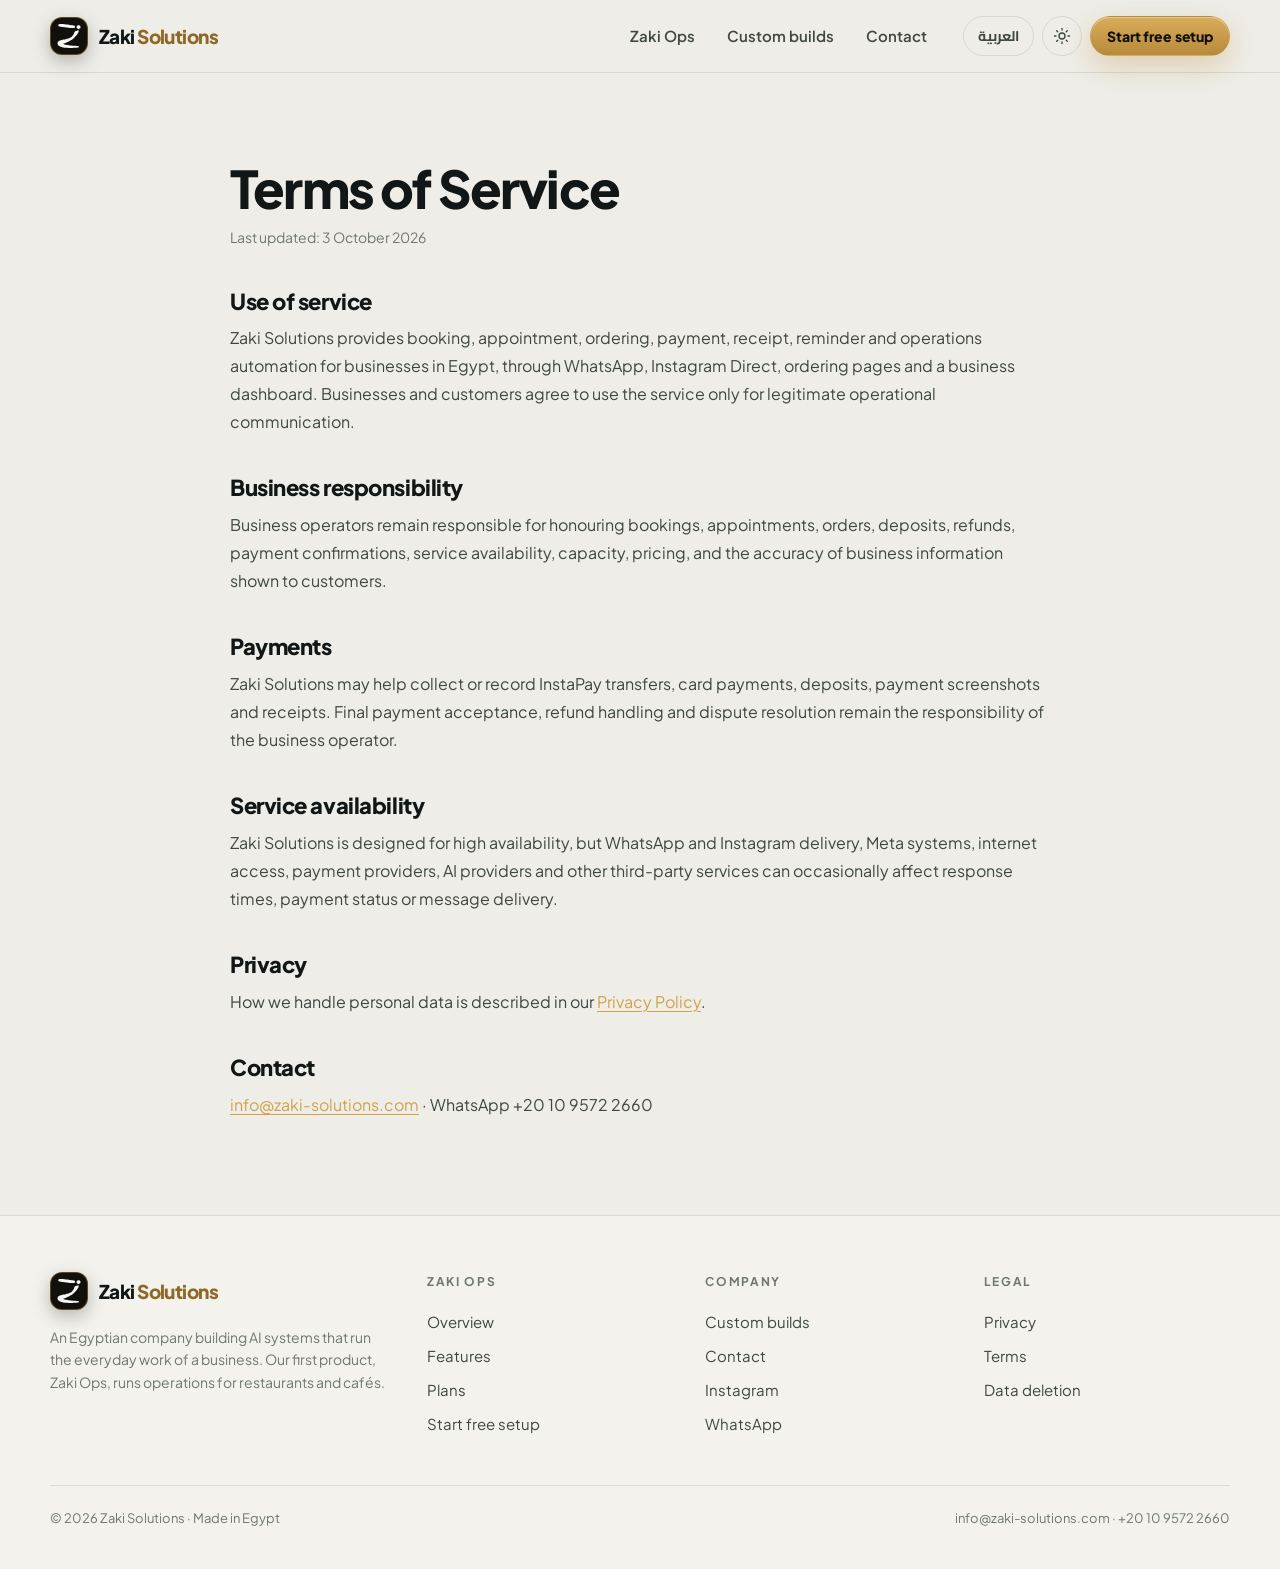
<file: terms.html>
<!DOCTYPE html>
<html lang="en" dir="ltr" data-theme="dark" data-title-en="Terms of Service · Zaki Solutions" data-title-ar="شروط الخدمة · Zaki Solutions" data-desc-en="Terms for using Zaki Solutions." data-desc-ar="Terms for using Zaki Solutions.">
<head>
<meta charset="UTF-8">
<meta name="viewport" content="width=device-width, initial-scale=1">
<title>Terms of Service · Zaki Solutions</title>
<meta name="description" content="Terms for using Zaki Solutions.">
<script>(function(){var r=document.documentElement,g=function(k){try{return localStorage.getItem(k)}catch(e){return null}};var q=(location.search.match(/[?&]lang=(en|ar)/)||[])[1];if(q){try{localStorage.setItem('zs-lang',q)}catch(e){}}var n=((navigator.languages&&navigator.languages[0])||navigator.language||'en').toLowerCase();var l=q||g('zs-lang')||(n.indexOf('ar')===0?'ar':'en');r.lang=l;r.dir=l==='ar'?'rtl':'ltr';var t=g('zs-theme')||(window.matchMedia&&matchMedia('(prefers-color-scheme: light)').matches?'light':'dark');r.setAttribute('data-theme',t);r.className+=' js';setTimeout(function(){if(!window.zsReady)r.classList.remove('js')},2500);})();</script>
<link rel="canonical" href="https://zaki-solutions.com/terms">
<meta name="theme-color" content="#12100d">
<meta property="og:type" content="website">
<meta property="og:site_name" content="Zaki Solutions">
<meta property="og:title" content="Terms of Service · Zaki Solutions">
<meta property="og:description" content="Terms for using Zaki Solutions.">
<meta property="og:url" content="https://zaki-solutions.com/terms">
<meta property="og:image" content="https://zaki-solutions.com/assets/img/og.png">
<meta name="twitter:card" content="summary_large_image">
<link rel="icon" href="/assets/img/zaki-mark-tile.svg" type="image/svg+xml">
<link rel="icon" href="/assets/img/favicon-32.png" sizes="32x32" type="image/png">
<link rel="apple-touch-icon" href="/assets/img/apple-touch-icon.png">
<link rel="manifest" href="/site.webmanifest">
<link rel="preconnect" href="https://fonts.googleapis.com">
<link rel="preconnect" href="https://fonts.gstatic.com" crossorigin>
<link href="https://fonts.googleapis.com/css2?family=Cairo:wght@400;600;700;800&family=DM+Mono:wght@400;500&family=Plus+Jakarta+Sans:wght@400;500;600;700;800&display=swap" rel="stylesheet">
<link rel="stylesheet" href="/assets/site.css">
</head>
<body>
<a class="skip" href="#main"><span lang="en">Skip to content</span><span lang="ar">انتقل للمحتوى</span></a>
<header class="site-header">
  <div class="wrap">
    <a class="brand" href="/" aria-label="Zaki Solutions"><span class="brand-mark"><svg viewBox="0 0 95.8 100.0" aria-hidden="true"><path fill="currentColor" d="M57.46 99.92C62.49 99.80 71.70 99.36 75.79 99.12C79.88 98.88 80.23 98.71 81.98 98.47C83.73 98.23 85.19 97.96 86.28 97.69C87.38 97.41 88.01 97.13 88.56 96.81C89.12 96.49 89.41 96.05 89.62 95.76C89.82 95.47 89.79 95.34 89.79 95.06C89.79 94.77 89.86 94.42 89.62 94.07C89.37 93.71 89.11 93.29 88.31 92.92C87.51 92.55 86.14 92.14 84.82 91.85C83.50 91.56 86.66 91.82 80.38 91.20C74.11 90.57 55.00 88.92 47.18 88.09C39.35 87.25 36.80 86.77 33.44 86.20C30.09 85.64 28.58 85.16 27.03 84.72C25.48 84.28 24.72 83.84 24.15 83.57C23.57 83.31 23.67 83.26 23.57 83.13C23.47 82.99 23.32 82.98 23.54 82.78C23.76 82.57 22.80 82.71 24.88 81.90C26.96 81.09 32.33 79.37 36.00 77.93C39.67 76.48 43.58 74.84 46.91 73.22C50.23 71.60 53.08 69.98 55.93 68.21C58.79 66.45 62.05 64.06 64.02 62.62C65.99 61.17 66.44 60.71 67.77 59.52C69.09 58.33 70.38 57.20 71.98 55.49C73.57 53.78 75.48 51.62 77.34 49.27C79.19 46.91 81.44 43.89 83.09 41.34C84.75 38.79 86.44 35.59 87.29 33.96C88.14 32.32 88.00 32.35 88.21 31.55C88.43 30.74 88.62 29.82 88.60 29.12C88.58 28.42 88.33 27.78 88.09 27.35C87.84 26.93 87.49 26.74 87.11 26.57C86.74 26.40 86.47 26.29 85.82 26.35C85.17 26.40 84.77 26.35 83.21 26.89C81.64 27.43 78.22 28.77 76.43 29.59C74.64 30.40 73.48 31.06 72.47 31.77C71.46 32.49 70.86 33.20 70.37 33.88C69.87 34.55 69.73 35.05 69.49 35.81C69.25 36.56 69.22 37.40 68.93 38.41C68.65 39.41 68.17 40.89 67.78 41.82C67.40 42.75 67.20 43.08 66.63 44.00C66.07 44.93 65.41 46.08 64.37 47.35C63.33 48.62 61.48 50.57 60.40 51.63C59.32 52.68 58.88 52.97 57.89 53.68C56.91 54.40 56.06 55.03 54.51 55.92C52.97 56.80 50.79 58.04 48.63 58.98C46.46 59.91 43.92 60.82 41.53 61.53C39.14 62.24 38.22 62.46 34.29 63.24C30.36 64.02 21.42 65.51 17.96 66.20C14.50 66.90 14.89 66.96 13.52 67.38C12.16 67.81 10.83 68.31 9.79 68.74C8.76 69.17 8.14 69.46 7.30 69.94C6.47 70.41 5.50 71.05 4.77 71.61C4.04 72.17 3.56 72.54 2.93 73.29C2.30 74.03 1.46 75.15 0.99 76.08C0.52 77.01 0.26 77.95 0.10 78.87C-0.07 79.78 -0.05 80.78 0.00 81.58C0.05 82.38 0.10 82.85 0.37 83.67C0.64 84.48 1.18 85.69 1.61 86.46C2.04 87.23 2.27 87.56 2.93 88.29C3.60 89.03 4.78 90.19 5.61 90.88C6.45 91.57 6.94 91.86 7.93 92.42C8.91 92.99 10.13 93.67 11.53 94.26C12.93 94.85 15.00 95.53 16.33 95.95C17.67 96.37 17.50 96.36 19.54 96.78C21.57 97.20 25.69 98.05 28.55 98.47C31.40 98.89 33.82 99.07 36.67 99.30C39.51 99.52 42.15 99.72 45.61 99.82C49.08 99.93 52.43 100.04 57.46 99.92ZM88.87 20.62C89.81 20.52 90.64 20.17 91.29 19.89C91.95 19.61 92.35 19.31 92.81 18.95C93.26 18.58 93.65 18.16 94.02 17.70C94.39 17.25 94.75 16.74 95.01 16.24C95.27 15.74 95.45 15.19 95.58 14.70C95.71 14.22 95.77 13.93 95.79 13.33C95.81 12.74 95.89 11.95 95.71 11.13C95.53 10.32 95.28 9.31 94.70 8.45C94.13 7.60 92.85 6.51 92.25 6.00C91.65 5.48 91.62 5.57 91.12 5.37C90.61 5.18 89.99 4.93 89.20 4.83C88.42 4.74 87.37 4.63 86.40 4.82C85.42 5.01 84.24 5.44 83.35 5.98C82.46 6.52 81.66 7.25 81.05 8.07C80.44 8.89 79.94 10.21 79.68 10.91C79.42 11.61 79.49 11.72 79.47 12.28C79.46 12.84 79.49 13.73 79.57 14.29C79.65 14.85 79.76 15.18 79.95 15.66C80.15 16.14 80.25 16.56 80.73 17.16C81.21 17.76 82.02 18.71 82.84 19.27C83.66 19.82 84.66 20.25 85.66 20.48C86.67 20.70 87.93 20.72 88.87 20.62ZM67.11 16.76C68.60 16.70 68.77 16.54 69.47 16.32C70.18 16.09 70.83 15.75 71.36 15.39C71.88 15.03 72.28 14.65 72.60 14.18C72.92 13.71 73.19 13.23 73.29 12.58C73.38 11.94 73.33 10.93 73.19 10.32C73.05 9.71 72.84 9.41 72.46 8.95C72.07 8.49 71.54 7.97 70.86 7.56C70.19 7.15 69.56 6.84 68.41 6.51C67.25 6.17 66.60 6.00 63.92 5.55C61.24 5.10 57.92 4.54 52.33 3.81C46.74 3.09 36.62 1.83 30.38 1.20C24.15 0.56 18.41 0.15 14.91 0.00C11.42 -0.15 10.75 0.14 9.41 0.29C8.07 0.44 7.63 0.62 6.86 0.89C6.08 1.17 5.30 1.53 4.75 1.95C4.21 2.36 3.85 2.89 3.57 3.40C3.30 3.90 3.13 4.39 3.11 4.98C3.09 5.56 3.21 6.35 3.44 6.91C3.68 7.46 4.07 7.88 4.51 8.29C4.95 8.70 5.39 9.03 6.08 9.36C6.77 9.70 7.38 9.98 8.64 10.30C9.90 10.62 7.45 10.47 13.64 11.28C19.82 12.08 37.94 14.22 45.76 15.12C53.57 16.02 56.97 16.39 60.53 16.67C64.09 16.94 65.62 16.82 67.11 16.76Z"/></svg></span><span>Zaki <b>Solutions</b></span></a>
    <nav class="nav" aria-label="Main"><a href="/zaki-ops">Zaki Ops</a><a href="/solutions"><span lang="en">Custom builds</span><span lang="ar">حلول مخصّصة</span></a><a href="/contact"><span lang="en">Contact</span><span lang="ar">تواصل معنا</span></a></nav>
    <div class="header-tools">
      <button class="icon-btn lang-btn" type="button" data-lang-toggle><span lang="en" class="ar-font">العربية</span><span lang="ar">English</span></button>
      <button class="icon-btn theme-btn" type="button" data-theme-toggle aria-label="Switch light or dark theme"><svg class="i-moon" viewBox="0 0 24 24" fill="none" stroke="currentColor" stroke-width="1.8" stroke-linecap="round" stroke-linejoin="round" aria-hidden="true"><path d="M20 14.5A8 8 0 0 1 9.5 4 8 8 0 1 0 20 14.5Z"/></svg><svg class="i-sun" viewBox="0 0 24 24" fill="none" stroke="currentColor" stroke-width="1.8" stroke-linecap="round" stroke-linejoin="round" aria-hidden="true"><circle cx="12" cy="12" r="4"/><path d="M12 2v2M12 20v2M4.9 4.9l1.4 1.4M17.7 17.7l1.4 1.4M2 12h2M20 12h2M4.9 19.1l1.4-1.4M17.7 6.3l1.4-1.4"/></svg></button>
      <a class="btn btn-primary btn-sm" data-cta="signup" href="https://zaki-ops.com/signup"><span lang="en">Start free setup</span><span lang="ar">ابدأ الإعداد مجاناً</span></a>
      <button class="icon-btn menu-btn" type="button" data-menu-toggle aria-expanded="false" aria-controls="mobile-nav" aria-label="Menu"><svg viewBox="0 0 24 24" fill="none" stroke="currentColor" stroke-width="1.8" stroke-linecap="round" stroke-linejoin="round" aria-hidden="true"><path d="M4 7h16M4 12h16M4 17h16"/></svg></button>
    </div>
  </div>
  <div class="mobile-nav" id="mobile-nav">
    <div class="wrap">
      <a href="/zaki-ops">Zaki Ops</a><a href="/solutions"><span lang="en">Custom builds</span><span lang="ar">حلول مخصّصة</span></a><a href="/contact"><span lang="en">Contact</span><span lang="ar">تواصل معنا</span></a>
      <button type="button" class="mobile-nav-btn" data-theme-toggle><span lang="en">Light / dark theme</span><span lang="ar">الوضع الفاتح / الداكن</span></button>
      <div class="btn-row">
        <a class="btn btn-primary" data-cta="signup" href="https://zaki-ops.com/signup"><span lang="en">Start free setup</span><span lang="ar">ابدأ الإعداد مجاناً</span></a>
        <a class="btn btn-ghost" data-cta="whatsapp" href="https://wa.me/201095722660"><svg viewBox="0 0 24 24" fill="none" stroke="currentColor" stroke-width="1.8" stroke-linecap="round" stroke-linejoin="round" aria-hidden="true"><path d="M20.5 12a8.5 8.5 0 0 1-12.6 7.4L3.5 20.5l1.1-4.2A8.5 8.5 0 1 1 20.5 12Z"/><path d="M9.2 8.3c-.2 3.6 2.8 6.6 6.5 6.6l.9-1.5-2-1-1 .9a5 5 0 0 1-2.6-2.6l.9-1-1-2Z"/></svg><span lang="en">WhatsApp us</span><span lang="ar">كلّمنا واتساب</span></a>
      </div>
    </div>
  </div>
</header>
<main id="main" class="legal"><div class="wrap" dir="ltr">
<h1>Terms of Service</h1>
<p class="updated">Last updated: 3 October 2026</p>

<h2>Use of service</h2>
<p>Zaki Solutions provides booking, appointment, ordering, payment, receipt, reminder and operations automation for businesses in Egypt, through WhatsApp, Instagram Direct, ordering pages and a business dashboard. Businesses and customers agree to use the service only for legitimate operational communication.</p>

<h2>Business responsibility</h2>
<p>Business operators remain responsible for honouring bookings, appointments, orders, deposits, refunds, payment confirmations, service availability, capacity, pricing, and the accuracy of business information shown to customers.</p>

<h2>Payments</h2>
<p>Zaki Solutions may help collect or record InstaPay transfers, card payments, deposits, payment screenshots and receipts. Final payment acceptance, refund handling and dispute resolution remain the responsibility of the business operator.</p>

<h2>Service availability</h2>
<p>Zaki Solutions is designed for high availability, but WhatsApp and Instagram delivery, Meta systems, internet access, payment providers, AI providers and other third-party services can occasionally affect response times, payment status or message delivery.</p>

<h2>Privacy</h2>
<p>How we handle personal data is described in our <a href="/privacy">Privacy Policy</a>.</p>

<h2>Contact</h2>
<p><a href="mailto:info@zaki-solutions.com">info@zaki-solutions.com</a> · WhatsApp +20 10 9572 2660</p>
</div></main>
<footer class="site-footer">
  <div class="wrap">
    <div class="footer-grid">
      <div>
        <a class="brand" href="/" aria-label="Zaki Solutions"><span class="brand-mark"><svg viewBox="0 0 95.8 100.0" aria-hidden="true"><path fill="currentColor" d="M57.46 99.92C62.49 99.80 71.70 99.36 75.79 99.12C79.88 98.88 80.23 98.71 81.98 98.47C83.73 98.23 85.19 97.96 86.28 97.69C87.38 97.41 88.01 97.13 88.56 96.81C89.12 96.49 89.41 96.05 89.62 95.76C89.82 95.47 89.79 95.34 89.79 95.06C89.79 94.77 89.86 94.42 89.62 94.07C89.37 93.71 89.11 93.29 88.31 92.92C87.51 92.55 86.14 92.14 84.82 91.85C83.50 91.56 86.66 91.82 80.38 91.20C74.11 90.57 55.00 88.92 47.18 88.09C39.35 87.25 36.80 86.77 33.44 86.20C30.09 85.64 28.58 85.16 27.03 84.72C25.48 84.28 24.72 83.84 24.15 83.57C23.57 83.31 23.67 83.26 23.57 83.13C23.47 82.99 23.32 82.98 23.54 82.78C23.76 82.57 22.80 82.71 24.88 81.90C26.96 81.09 32.33 79.37 36.00 77.93C39.67 76.48 43.58 74.84 46.91 73.22C50.23 71.60 53.08 69.98 55.93 68.21C58.79 66.45 62.05 64.06 64.02 62.62C65.99 61.17 66.44 60.71 67.77 59.52C69.09 58.33 70.38 57.20 71.98 55.49C73.57 53.78 75.48 51.62 77.34 49.27C79.19 46.91 81.44 43.89 83.09 41.34C84.75 38.79 86.44 35.59 87.29 33.96C88.14 32.32 88.00 32.35 88.21 31.55C88.43 30.74 88.62 29.82 88.60 29.12C88.58 28.42 88.33 27.78 88.09 27.35C87.84 26.93 87.49 26.74 87.11 26.57C86.74 26.40 86.47 26.29 85.82 26.35C85.17 26.40 84.77 26.35 83.21 26.89C81.64 27.43 78.22 28.77 76.43 29.59C74.64 30.40 73.48 31.06 72.47 31.77C71.46 32.49 70.86 33.20 70.37 33.88C69.87 34.55 69.73 35.05 69.49 35.81C69.25 36.56 69.22 37.40 68.93 38.41C68.65 39.41 68.17 40.89 67.78 41.82C67.40 42.75 67.20 43.08 66.63 44.00C66.07 44.93 65.41 46.08 64.37 47.35C63.33 48.62 61.48 50.57 60.40 51.63C59.32 52.68 58.88 52.97 57.89 53.68C56.91 54.40 56.06 55.03 54.51 55.92C52.97 56.80 50.79 58.04 48.63 58.98C46.46 59.91 43.92 60.82 41.53 61.53C39.14 62.24 38.22 62.46 34.29 63.24C30.36 64.02 21.42 65.51 17.96 66.20C14.50 66.90 14.89 66.96 13.52 67.38C12.16 67.81 10.83 68.31 9.79 68.74C8.76 69.17 8.14 69.46 7.30 69.94C6.47 70.41 5.50 71.05 4.77 71.61C4.04 72.17 3.56 72.54 2.93 73.29C2.30 74.03 1.46 75.15 0.99 76.08C0.52 77.01 0.26 77.95 0.10 78.87C-0.07 79.78 -0.05 80.78 0.00 81.58C0.05 82.38 0.10 82.85 0.37 83.67C0.64 84.48 1.18 85.69 1.61 86.46C2.04 87.23 2.27 87.56 2.93 88.29C3.60 89.03 4.78 90.19 5.61 90.88C6.45 91.57 6.94 91.86 7.93 92.42C8.91 92.99 10.13 93.67 11.53 94.26C12.93 94.85 15.00 95.53 16.33 95.95C17.67 96.37 17.50 96.36 19.54 96.78C21.57 97.20 25.69 98.05 28.55 98.47C31.40 98.89 33.82 99.07 36.67 99.30C39.51 99.52 42.15 99.72 45.61 99.82C49.08 99.93 52.43 100.04 57.46 99.92ZM88.87 20.62C89.81 20.52 90.64 20.17 91.29 19.89C91.95 19.61 92.35 19.31 92.81 18.95C93.26 18.58 93.65 18.16 94.02 17.70C94.39 17.25 94.75 16.74 95.01 16.24C95.27 15.74 95.45 15.19 95.58 14.70C95.71 14.22 95.77 13.93 95.79 13.33C95.81 12.74 95.89 11.95 95.71 11.13C95.53 10.32 95.28 9.31 94.70 8.45C94.13 7.60 92.85 6.51 92.25 6.00C91.65 5.48 91.62 5.57 91.12 5.37C90.61 5.18 89.99 4.93 89.20 4.83C88.42 4.74 87.37 4.63 86.40 4.82C85.42 5.01 84.24 5.44 83.35 5.98C82.46 6.52 81.66 7.25 81.05 8.07C80.44 8.89 79.94 10.21 79.68 10.91C79.42 11.61 79.49 11.72 79.47 12.28C79.46 12.84 79.49 13.73 79.57 14.29C79.65 14.85 79.76 15.18 79.95 15.66C80.15 16.14 80.25 16.56 80.73 17.16C81.21 17.76 82.02 18.71 82.84 19.27C83.66 19.82 84.66 20.25 85.66 20.48C86.67 20.70 87.93 20.72 88.87 20.62ZM67.11 16.76C68.60 16.70 68.77 16.54 69.47 16.32C70.18 16.09 70.83 15.75 71.36 15.39C71.88 15.03 72.28 14.65 72.60 14.18C72.92 13.71 73.19 13.23 73.29 12.58C73.38 11.94 73.33 10.93 73.19 10.32C73.05 9.71 72.84 9.41 72.46 8.95C72.07 8.49 71.54 7.97 70.86 7.56C70.19 7.15 69.56 6.84 68.41 6.51C67.25 6.17 66.60 6.00 63.92 5.55C61.24 5.10 57.92 4.54 52.33 3.81C46.74 3.09 36.62 1.83 30.38 1.20C24.15 0.56 18.41 0.15 14.91 0.00C11.42 -0.15 10.75 0.14 9.41 0.29C8.07 0.44 7.63 0.62 6.86 0.89C6.08 1.17 5.30 1.53 4.75 1.95C4.21 2.36 3.85 2.89 3.57 3.40C3.30 3.90 3.13 4.39 3.11 4.98C3.09 5.56 3.21 6.35 3.44 6.91C3.68 7.46 4.07 7.88 4.51 8.29C4.95 8.70 5.39 9.03 6.08 9.36C6.77 9.70 7.38 9.98 8.64 10.30C9.90 10.62 7.45 10.47 13.64 11.28C19.82 12.08 37.94 14.22 45.76 15.12C53.57 16.02 56.97 16.39 60.53 16.67C64.09 16.94 65.62 16.82 67.11 16.76Z"/></svg></span><span>Zaki <b>Solutions</b></span></a>
        <p class="about"><span lang="en">An Egyptian company building AI systems that run the everyday work of a business. Our first product, Zaki Ops, runs operations for restaurants and cafés.</span><span lang="ar">شركة مصرية بتبني أنظمة ذكاء اصطناعي بتشغّل الشغل اليومي لأي بيزنس. أول منتج لينا، Zaki Ops، بيشغّل العمليات للمطاعم والكافيهات.</span></p>
      </div>
      <div>
        <h4>Zaki Ops</h4>
        <a href="/zaki-ops"><span lang="en">Overview</span><span lang="ar">نظرة عامة</span></a>
        <a href="/zaki-ops#features"><span lang="en">Features</span><span lang="ar">المميزات</span></a>
        <a href="/zaki-ops#plans"><span lang="en">Plans</span><span lang="ar">الباقات</span></a>
        <a data-cta="signup" href="https://zaki-ops.com/signup"><span lang="en">Start free setup</span><span lang="ar">ابدأ الإعداد مجاناً</span></a>
      </div>
      <div>
        <h4><span lang="en">Company</span><span lang="ar">الشركة</span></h4>
        <a href="/solutions"><span lang="en">Custom builds</span><span lang="ar">حلول مخصّصة</span></a>
        <a href="/contact"><span lang="en">Contact</span><span lang="ar">تواصل معنا</span></a>
        <a href="https://instagram.com/zaki.solutions" target="_blank" rel="noopener">Instagram</a>
        <a data-cta="whatsapp" href="https://wa.me/201095722660">WhatsApp</a>
      </div>
      <div>
        <h4><span lang="en">Legal</span><span lang="ar">قانوني</span></h4>
        <a href="/privacy"><span lang="en">Privacy</span><span lang="ar">الخصوصية</span></a>
        <a href="/terms"><span lang="en">Terms</span><span lang="ar">الشروط</span></a>
        <a href="/data-deletion"><span lang="en">Data deletion</span><span lang="ar">حذف البيانات</span></a>
      </div>
    </div>
    <div class="footer-base">
      <span>© <span data-year>2026</span> Zaki Solutions · <span lang="en">Made in Egypt</span><span lang="ar">صُنع في مصر</span></span>
      <span><a href="mailto:info@zaki-solutions.com">info@zaki-solutions.com</a> · <span dir="ltr">+20 10 9572 2660</span></span>
    </div>
  </div>
</footer>
<script src="/assets/site.js" defer></script>
</body>
</html>
</file>
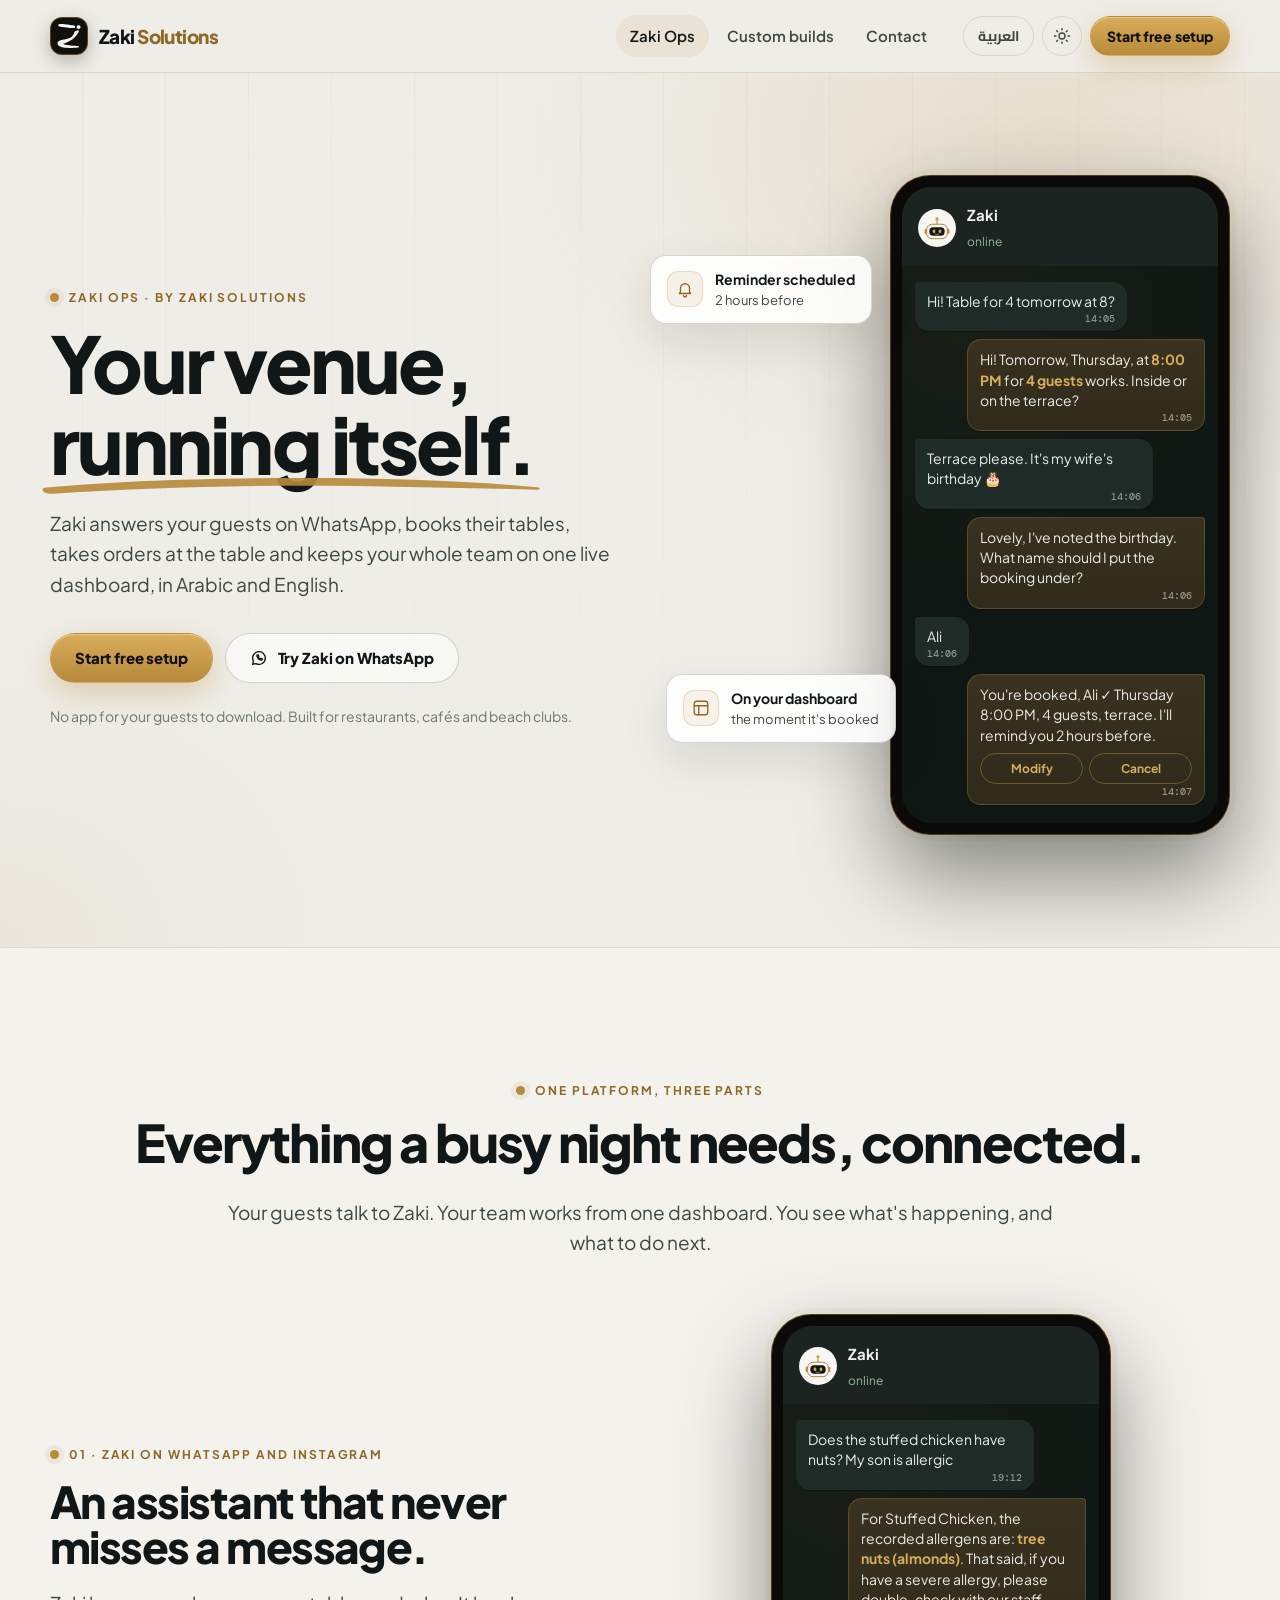
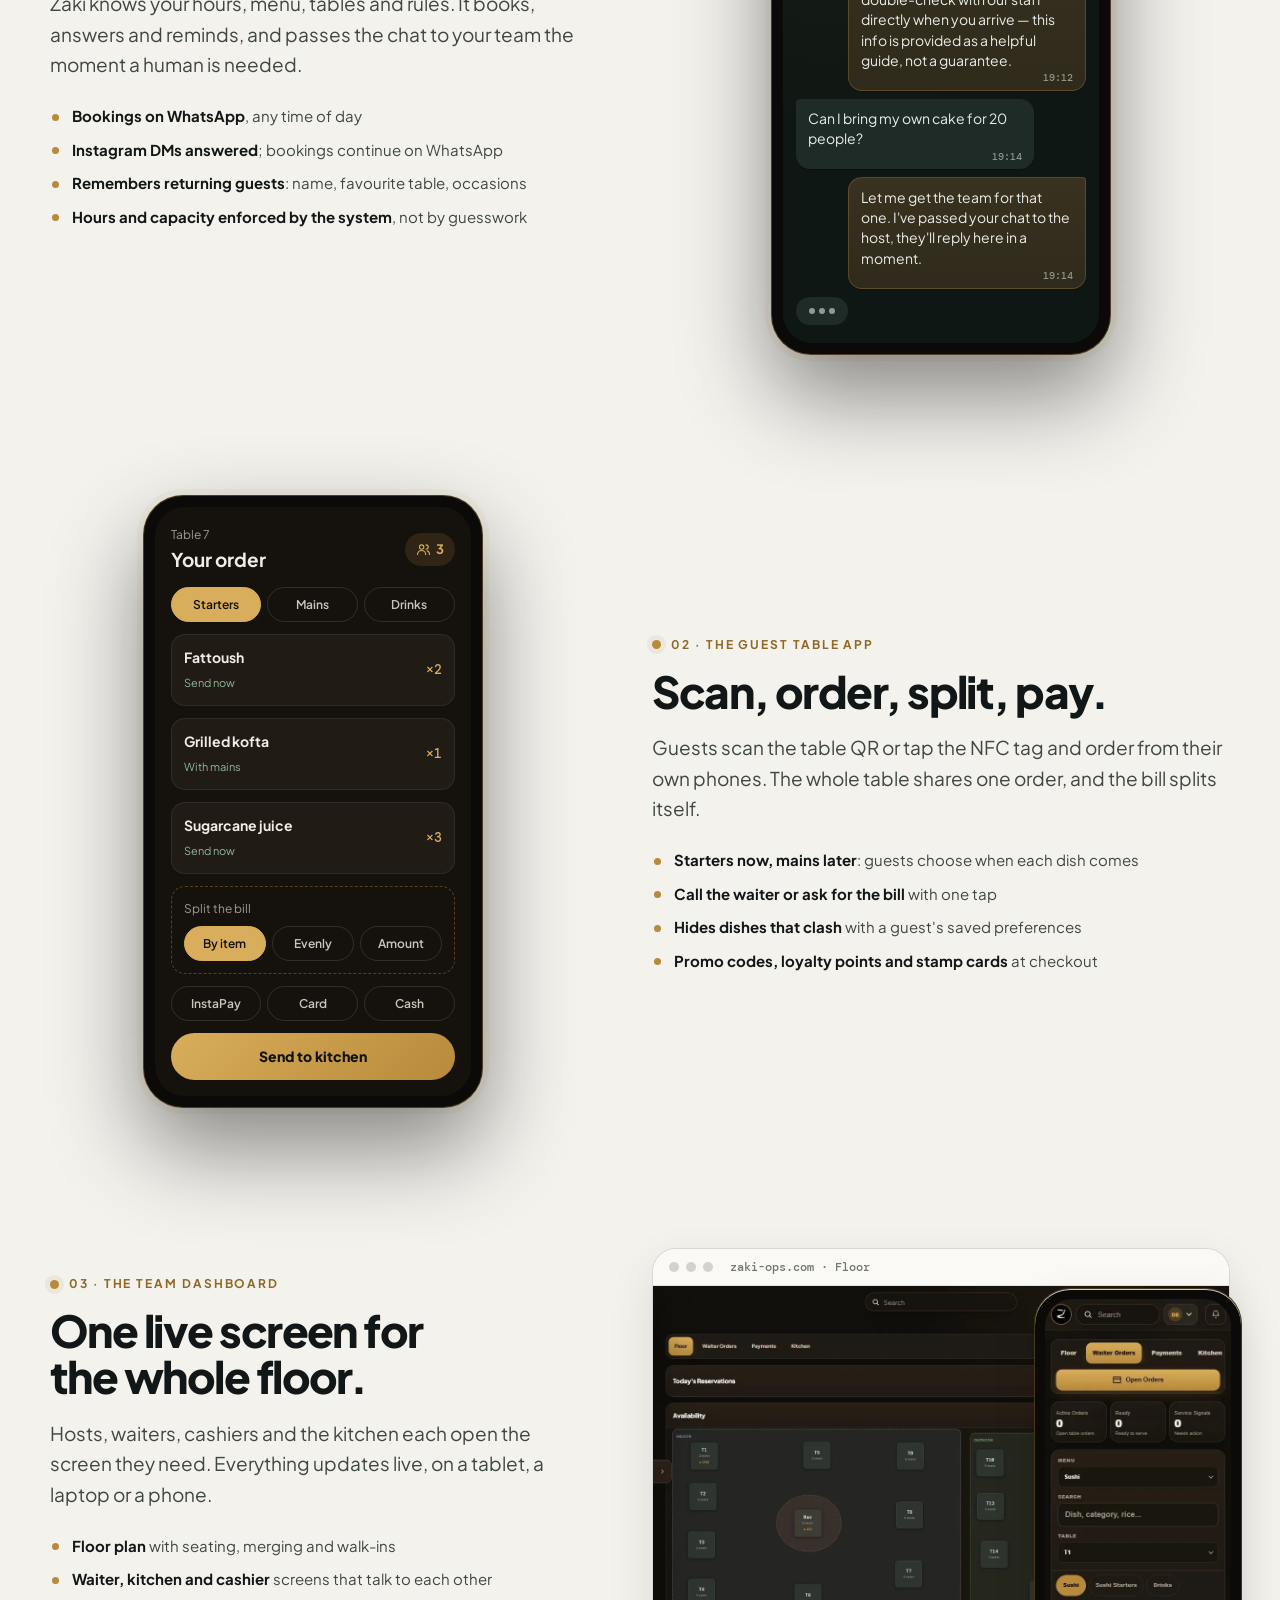
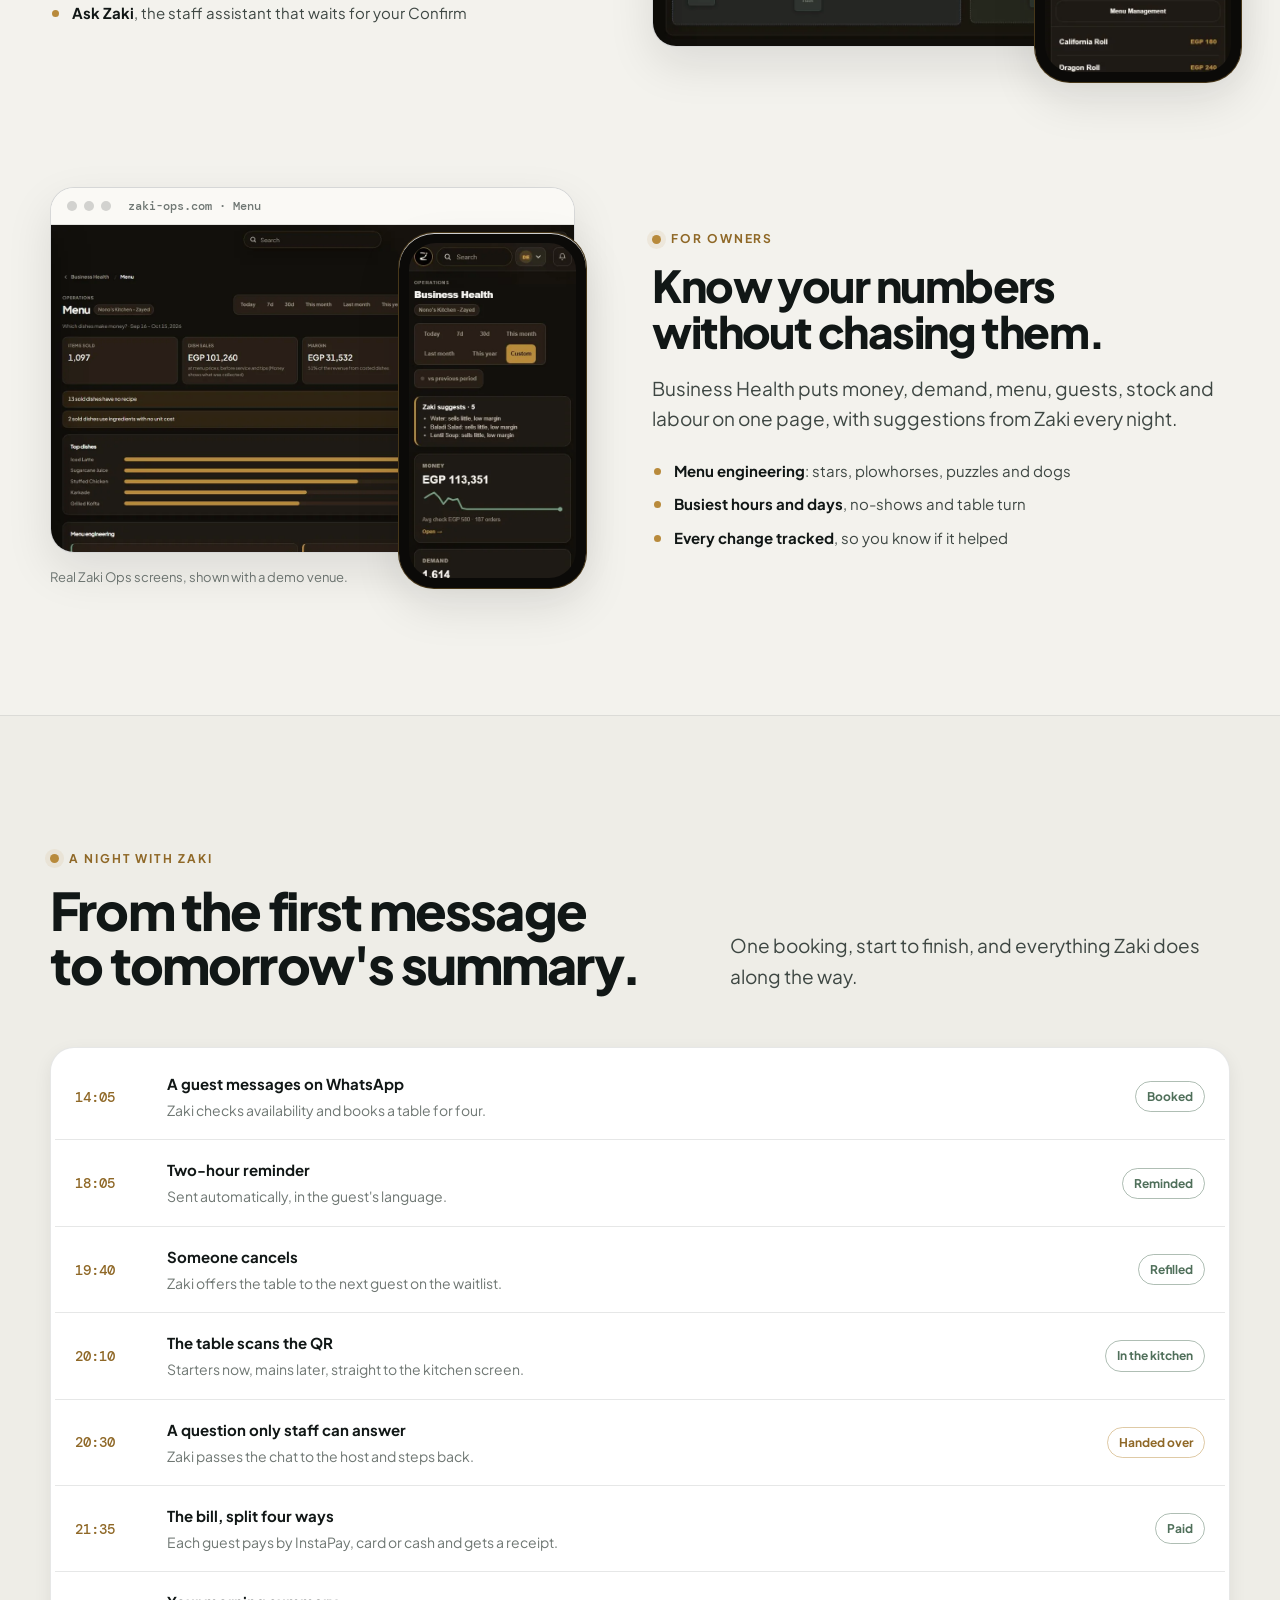
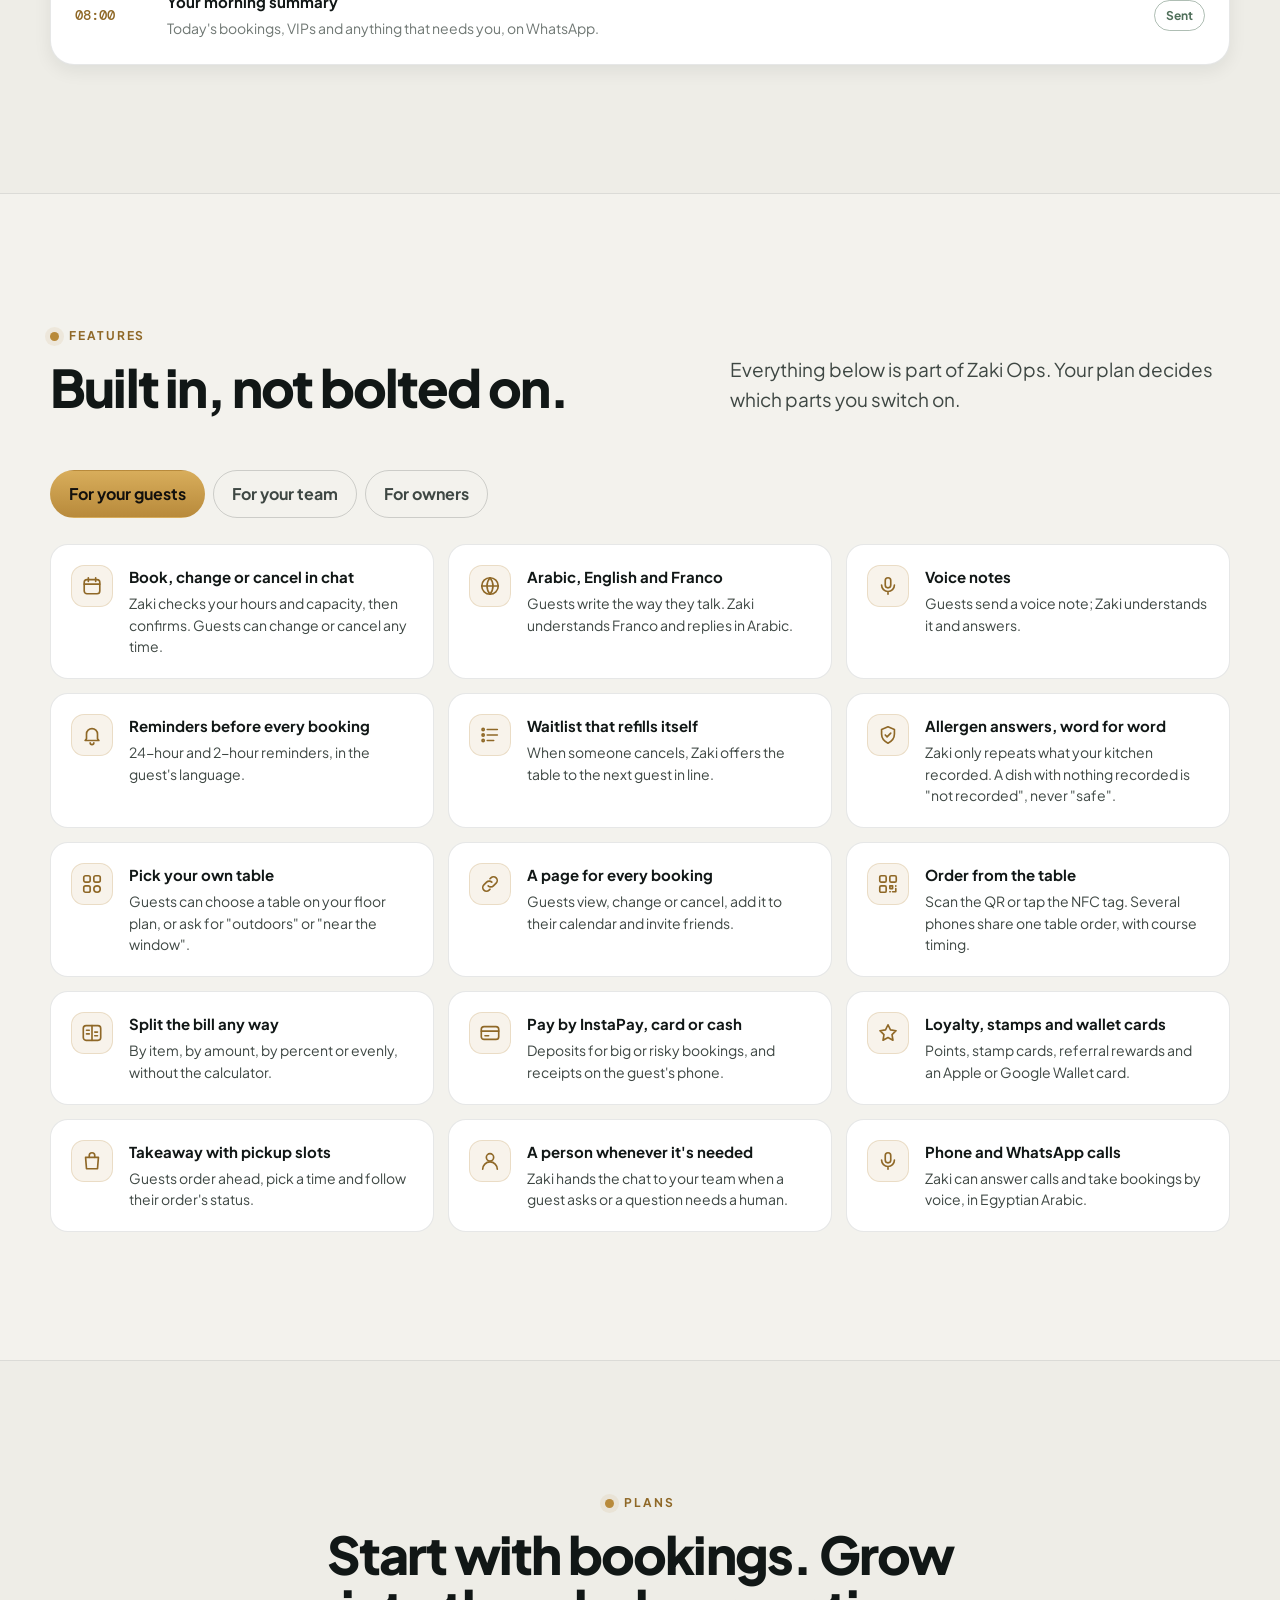
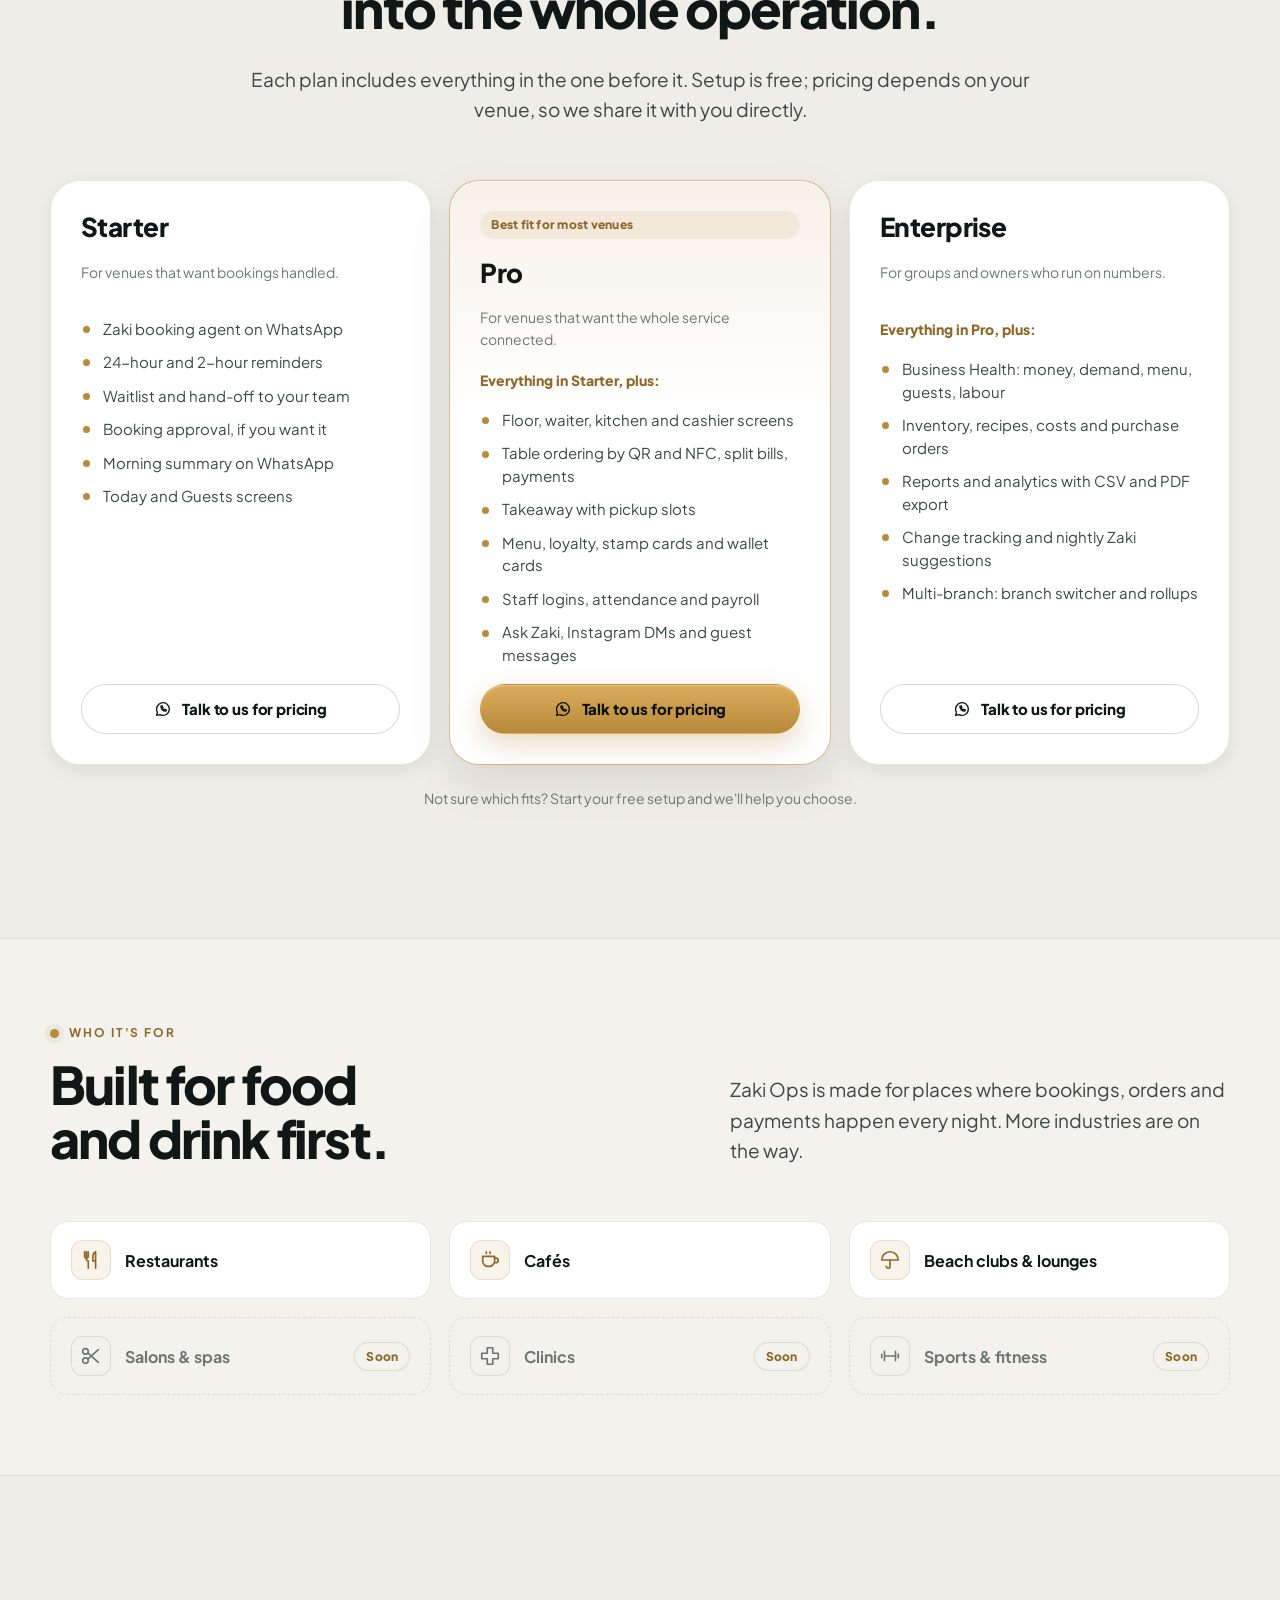
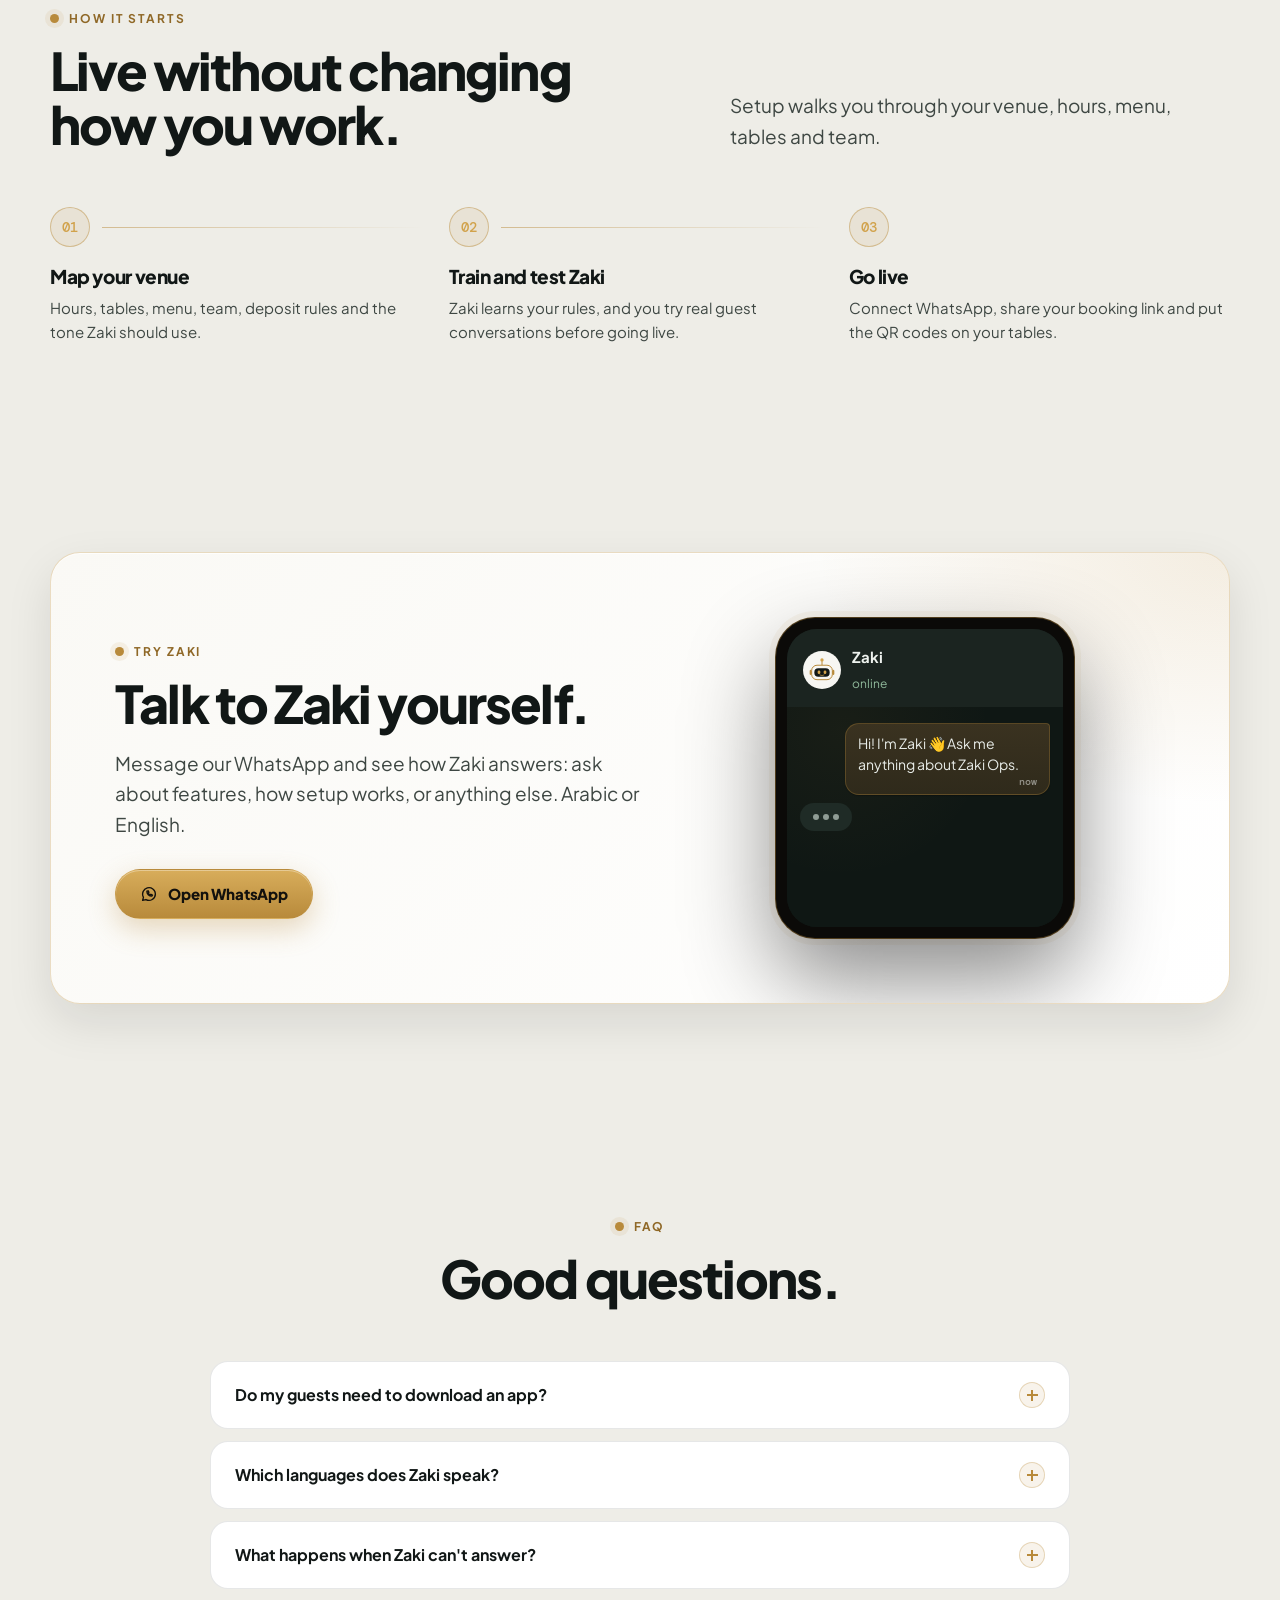
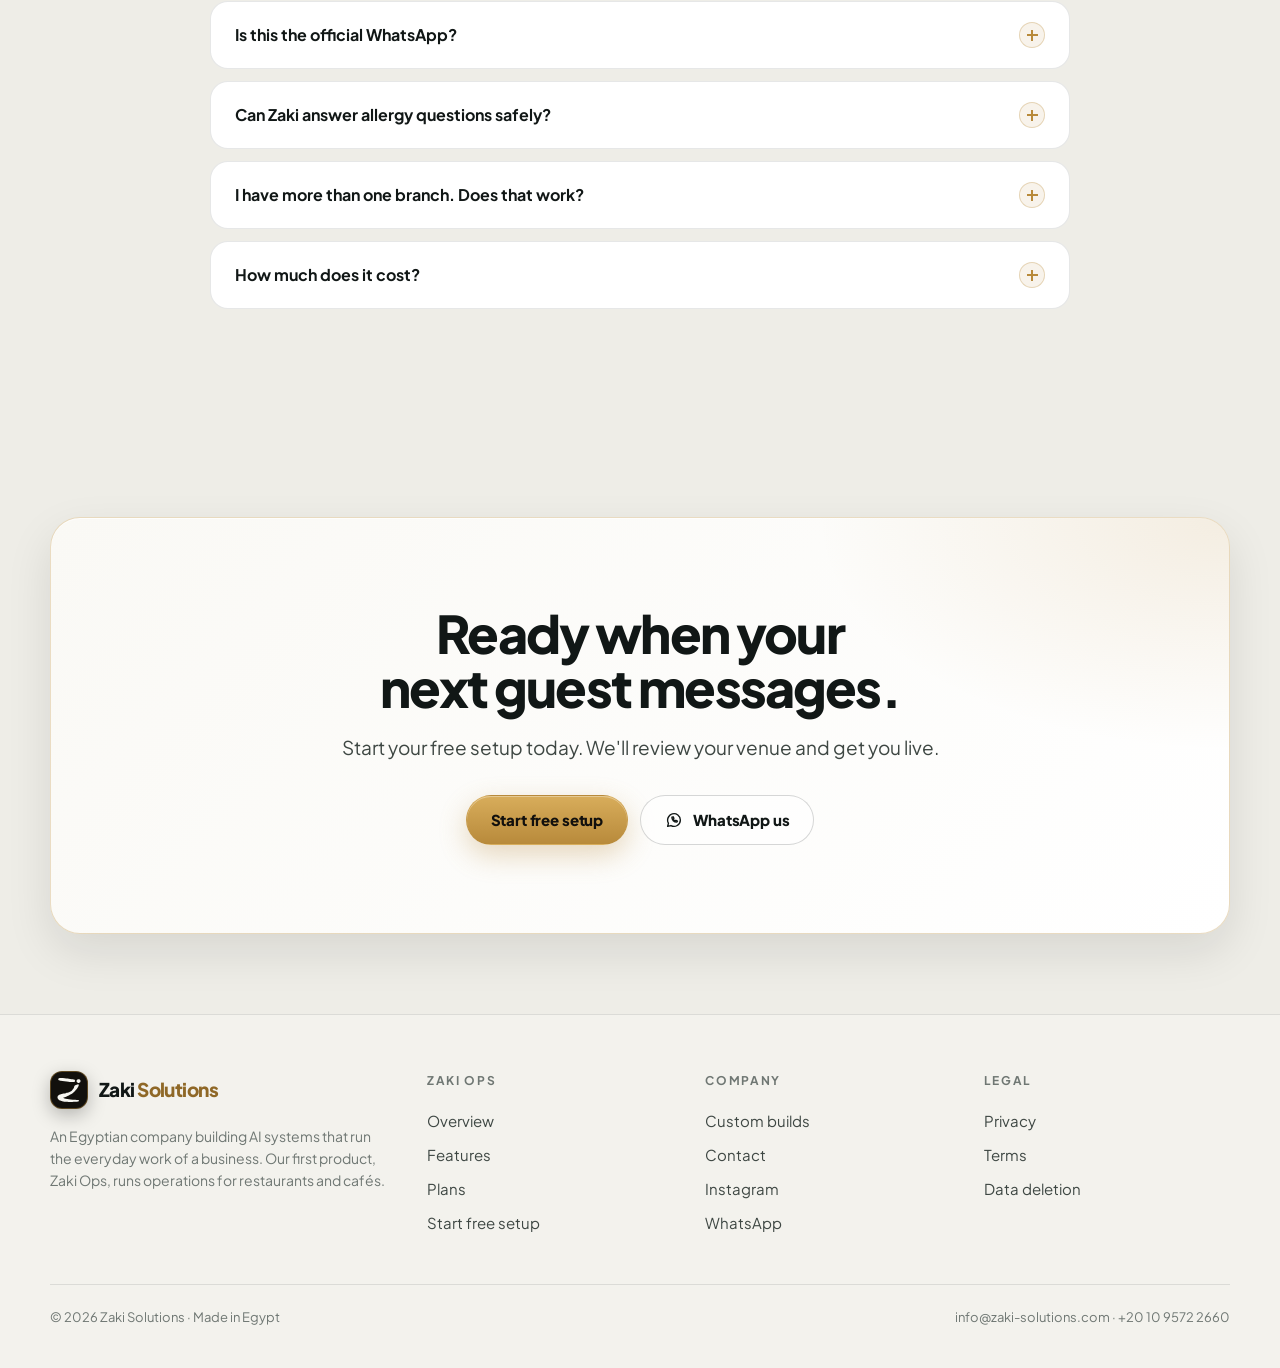
<file: zaki-ops.html>
<!DOCTYPE html>
<html lang="en" dir="ltr" data-theme="dark" data-title-en="Zaki Ops · Your venue, running itself" data-title-ar="Zaki Ops · مكانك شغّال لوحده" data-desc-en="Zaki Ops answers your guests on WhatsApp, takes bookings, runs table ordering and payments, and gives your team one live dashboard. Built for restaurants and cafés." data-desc-ar="Zaki Ops بيرد على ضيوفك على واتساب، بياخد الحجوزات، بيشغّل الطلب والدفع من الترابيزة، وبيدّي فريقك لوحة تحكم لايف واحدة. معمول للمطاعم والكافيهات.">
<head>
<meta charset="UTF-8">
<meta name="viewport" content="width=device-width, initial-scale=1">
<title>Zaki Ops · Your venue, running itself</title>
<meta name="description" content="Zaki Ops answers your guests on WhatsApp, takes bookings, runs table ordering and payments, and gives your team one live dashboard. Built for restaurants and cafés.">
<script>(function(){var r=document.documentElement,g=function(k){try{return localStorage.getItem(k)}catch(e){return null}};var q=(location.search.match(/[?&]lang=(en|ar)/)||[])[1];if(q){try{localStorage.setItem('zs-lang',q)}catch(e){}}var n=((navigator.languages&&navigator.languages[0])||navigator.language||'en').toLowerCase();var l=q||g('zs-lang')||(n.indexOf('ar')===0?'ar':'en');r.lang=l;r.dir=l==='ar'?'rtl':'ltr';var t=g('zs-theme')||(window.matchMedia&&matchMedia('(prefers-color-scheme: light)').matches?'light':'dark');r.setAttribute('data-theme',t);r.className+=' js';setTimeout(function(){if(!window.zsReady)r.classList.remove('js')},2500);})();</script>
<link rel="canonical" href="https://zaki-solutions.com/zaki-ops">
<meta name="theme-color" content="#12100d">
<meta property="og:type" content="website">
<meta property="og:site_name" content="Zaki Solutions">
<meta property="og:title" content="Zaki Ops · Your venue, running itself">
<meta property="og:description" content="Zaki Ops answers your guests on WhatsApp, takes bookings, runs table ordering and payments, and gives your team one live dashboard. Built for restaurants and cafés.">
<meta property="og:url" content="https://zaki-solutions.com/zaki-ops">
<meta property="og:image" content="https://zaki-solutions.com/assets/img/og.png">
<meta name="twitter:card" content="summary_large_image">
<link rel="icon" href="/assets/img/zaki-mark-tile.svg" type="image/svg+xml">
<link rel="icon" href="/assets/img/favicon-32.png" sizes="32x32" type="image/png">
<link rel="apple-touch-icon" href="/assets/img/apple-touch-icon.png">
<link rel="manifest" href="/site.webmanifest">
<link rel="preconnect" href="https://fonts.googleapis.com">
<link rel="preconnect" href="https://fonts.gstatic.com" crossorigin>
<link href="https://fonts.googleapis.com/css2?family=Cairo:wght@400;600;700;800&family=DM+Mono:wght@400;500&family=Plus+Jakarta+Sans:wght@400;500;600;700;800&display=swap" rel="stylesheet">
<link rel="stylesheet" href="/assets/site.css">
</head>
<body>
<a class="skip" href="#main"><span lang="en">Skip to content</span><span lang="ar">انتقل للمحتوى</span></a>
<header class="site-header">
  <div class="wrap">
    <a class="brand" href="/" aria-label="Zaki Solutions"><span class="brand-mark"><svg viewBox="0 0 95.8 100.0" aria-hidden="true"><path fill="currentColor" d="M57.46 99.92C62.49 99.80 71.70 99.36 75.79 99.12C79.88 98.88 80.23 98.71 81.98 98.47C83.73 98.23 85.19 97.96 86.28 97.69C87.38 97.41 88.01 97.13 88.56 96.81C89.12 96.49 89.41 96.05 89.62 95.76C89.82 95.47 89.79 95.34 89.79 95.06C89.79 94.77 89.86 94.42 89.62 94.07C89.37 93.71 89.11 93.29 88.31 92.92C87.51 92.55 86.14 92.14 84.82 91.85C83.50 91.56 86.66 91.82 80.38 91.20C74.11 90.57 55.00 88.92 47.18 88.09C39.35 87.25 36.80 86.77 33.44 86.20C30.09 85.64 28.58 85.16 27.03 84.72C25.48 84.28 24.72 83.84 24.15 83.57C23.57 83.31 23.67 83.26 23.57 83.13C23.47 82.99 23.32 82.98 23.54 82.78C23.76 82.57 22.80 82.71 24.88 81.90C26.96 81.09 32.33 79.37 36.00 77.93C39.67 76.48 43.58 74.84 46.91 73.22C50.23 71.60 53.08 69.98 55.93 68.21C58.79 66.45 62.05 64.06 64.02 62.62C65.99 61.17 66.44 60.71 67.77 59.52C69.09 58.33 70.38 57.20 71.98 55.49C73.57 53.78 75.48 51.62 77.34 49.27C79.19 46.91 81.44 43.89 83.09 41.34C84.75 38.79 86.44 35.59 87.29 33.96C88.14 32.32 88.00 32.35 88.21 31.55C88.43 30.74 88.62 29.82 88.60 29.12C88.58 28.42 88.33 27.78 88.09 27.35C87.84 26.93 87.49 26.74 87.11 26.57C86.74 26.40 86.47 26.29 85.82 26.35C85.17 26.40 84.77 26.35 83.21 26.89C81.64 27.43 78.22 28.77 76.43 29.59C74.64 30.40 73.48 31.06 72.47 31.77C71.46 32.49 70.86 33.20 70.37 33.88C69.87 34.55 69.73 35.05 69.49 35.81C69.25 36.56 69.22 37.40 68.93 38.41C68.65 39.41 68.17 40.89 67.78 41.82C67.40 42.75 67.20 43.08 66.63 44.00C66.07 44.93 65.41 46.08 64.37 47.35C63.33 48.62 61.48 50.57 60.40 51.63C59.32 52.68 58.88 52.97 57.89 53.68C56.91 54.40 56.06 55.03 54.51 55.92C52.97 56.80 50.79 58.04 48.63 58.98C46.46 59.91 43.92 60.82 41.53 61.53C39.14 62.24 38.22 62.46 34.29 63.24C30.36 64.02 21.42 65.51 17.96 66.20C14.50 66.90 14.89 66.96 13.52 67.38C12.16 67.81 10.83 68.31 9.79 68.74C8.76 69.17 8.14 69.46 7.30 69.94C6.47 70.41 5.50 71.05 4.77 71.61C4.04 72.17 3.56 72.54 2.93 73.29C2.30 74.03 1.46 75.15 0.99 76.08C0.52 77.01 0.26 77.95 0.10 78.87C-0.07 79.78 -0.05 80.78 0.00 81.58C0.05 82.38 0.10 82.85 0.37 83.67C0.64 84.48 1.18 85.69 1.61 86.46C2.04 87.23 2.27 87.56 2.93 88.29C3.60 89.03 4.78 90.19 5.61 90.88C6.45 91.57 6.94 91.86 7.93 92.42C8.91 92.99 10.13 93.67 11.53 94.26C12.93 94.85 15.00 95.53 16.33 95.95C17.67 96.37 17.50 96.36 19.54 96.78C21.57 97.20 25.69 98.05 28.55 98.47C31.40 98.89 33.82 99.07 36.67 99.30C39.51 99.52 42.15 99.72 45.61 99.82C49.08 99.93 52.43 100.04 57.46 99.92ZM88.87 20.62C89.81 20.52 90.64 20.17 91.29 19.89C91.95 19.61 92.35 19.31 92.81 18.95C93.26 18.58 93.65 18.16 94.02 17.70C94.39 17.25 94.75 16.74 95.01 16.24C95.27 15.74 95.45 15.19 95.58 14.70C95.71 14.22 95.77 13.93 95.79 13.33C95.81 12.74 95.89 11.95 95.71 11.13C95.53 10.32 95.28 9.31 94.70 8.45C94.13 7.60 92.85 6.51 92.25 6.00C91.65 5.48 91.62 5.57 91.12 5.37C90.61 5.18 89.99 4.93 89.20 4.83C88.42 4.74 87.37 4.63 86.40 4.82C85.42 5.01 84.24 5.44 83.35 5.98C82.46 6.52 81.66 7.25 81.05 8.07C80.44 8.89 79.94 10.21 79.68 10.91C79.42 11.61 79.49 11.72 79.47 12.28C79.46 12.84 79.49 13.73 79.57 14.29C79.65 14.85 79.76 15.18 79.95 15.66C80.15 16.14 80.25 16.56 80.73 17.16C81.21 17.76 82.02 18.71 82.84 19.27C83.66 19.82 84.66 20.25 85.66 20.48C86.67 20.70 87.93 20.72 88.87 20.62ZM67.11 16.76C68.60 16.70 68.77 16.54 69.47 16.32C70.18 16.09 70.83 15.75 71.36 15.39C71.88 15.03 72.28 14.65 72.60 14.18C72.92 13.71 73.19 13.23 73.29 12.58C73.38 11.94 73.33 10.93 73.19 10.32C73.05 9.71 72.84 9.41 72.46 8.95C72.07 8.49 71.54 7.97 70.86 7.56C70.19 7.15 69.56 6.84 68.41 6.51C67.25 6.17 66.60 6.00 63.92 5.55C61.24 5.10 57.92 4.54 52.33 3.81C46.74 3.09 36.62 1.83 30.38 1.20C24.15 0.56 18.41 0.15 14.91 0.00C11.42 -0.15 10.75 0.14 9.41 0.29C8.07 0.44 7.63 0.62 6.86 0.89C6.08 1.17 5.30 1.53 4.75 1.95C4.21 2.36 3.85 2.89 3.57 3.40C3.30 3.90 3.13 4.39 3.11 4.98C3.09 5.56 3.21 6.35 3.44 6.91C3.68 7.46 4.07 7.88 4.51 8.29C4.95 8.70 5.39 9.03 6.08 9.36C6.77 9.70 7.38 9.98 8.64 10.30C9.90 10.62 7.45 10.47 13.64 11.28C19.82 12.08 37.94 14.22 45.76 15.12C53.57 16.02 56.97 16.39 60.53 16.67C64.09 16.94 65.62 16.82 67.11 16.76Z"/></svg></span><span>Zaki <b>Solutions</b></span></a>
    <nav class="nav" aria-label="Main"><a href="/zaki-ops" aria-current="page">Zaki Ops</a><a href="/solutions"><span lang="en">Custom builds</span><span lang="ar">حلول مخصّصة</span></a><a href="/contact"><span lang="en">Contact</span><span lang="ar">تواصل معنا</span></a></nav>
    <div class="header-tools">
      <button class="icon-btn lang-btn" type="button" data-lang-toggle><span lang="en" class="ar-font">العربية</span><span lang="ar">English</span></button>
      <button class="icon-btn theme-btn" type="button" data-theme-toggle aria-label="Switch light or dark theme"><svg class="i-moon" viewBox="0 0 24 24" fill="none" stroke="currentColor" stroke-width="1.8" stroke-linecap="round" stroke-linejoin="round" aria-hidden="true"><path d="M20 14.5A8 8 0 0 1 9.5 4 8 8 0 1 0 20 14.5Z"/></svg><svg class="i-sun" viewBox="0 0 24 24" fill="none" stroke="currentColor" stroke-width="1.8" stroke-linecap="round" stroke-linejoin="round" aria-hidden="true"><circle cx="12" cy="12" r="4"/><path d="M12 2v2M12 20v2M4.9 4.9l1.4 1.4M17.7 17.7l1.4 1.4M2 12h2M20 12h2M4.9 19.1l1.4-1.4M17.7 6.3l1.4-1.4"/></svg></button>
      <a class="btn btn-primary btn-sm" data-cta="signup" href="https://zaki-ops.com/signup"><span lang="en">Start free setup</span><span lang="ar">ابدأ الإعداد مجاناً</span></a>
      <button class="icon-btn menu-btn" type="button" data-menu-toggle aria-expanded="false" aria-controls="mobile-nav" aria-label="Menu"><svg viewBox="0 0 24 24" fill="none" stroke="currentColor" stroke-width="1.8" stroke-linecap="round" stroke-linejoin="round" aria-hidden="true"><path d="M4 7h16M4 12h16M4 17h16"/></svg></button>
    </div>
  </div>
  <div class="mobile-nav" id="mobile-nav">
    <div class="wrap">
      <a href="/zaki-ops" aria-current="page">Zaki Ops</a><a href="/solutions"><span lang="en">Custom builds</span><span lang="ar">حلول مخصّصة</span></a><a href="/contact"><span lang="en">Contact</span><span lang="ar">تواصل معنا</span></a>
      <button type="button" class="mobile-nav-btn" data-theme-toggle><span lang="en">Light / dark theme</span><span lang="ar">الوضع الفاتح / الداكن</span></button>
      <div class="btn-row">
        <a class="btn btn-primary" data-cta="signup" href="https://zaki-ops.com/signup"><span lang="en">Start free setup</span><span lang="ar">ابدأ الإعداد مجاناً</span></a>
        <a class="btn btn-ghost" data-cta="whatsapp" href="https://wa.me/201095722660"><svg viewBox="0 0 24 24" fill="none" stroke="currentColor" stroke-width="1.8" stroke-linecap="round" stroke-linejoin="round" aria-hidden="true"><path d="M20.5 12a8.5 8.5 0 0 1-12.6 7.4L3.5 20.5l1.1-4.2A8.5 8.5 0 1 1 20.5 12Z"/><path d="M9.2 8.3c-.2 3.6 2.8 6.6 6.5 6.6l.9-1.5-2-1-1 .9a5 5 0 0 1-2.6-2.6l.9-1-1-2Z"/></svg><span lang="en">WhatsApp us</span><span lang="ar">كلّمنا واتساب</span></a>
      </div>
    </div>
  </div>
</header>

<main id="main">
<section class="hero">
  <div class="wrap hero-grid">
    <div class="reveal">
      <p class="eyebrow"><span lang="en">Zaki Ops · by Zaki Solutions</span><span lang="ar">Zaki Ops · من Zaki Solutions</span></p>
      <h1><span lang="en">Your venue, <span class="swoosh">running itself.</span></span><span lang="ar">مكانك <span class="swoosh">شغّال لوحده.</span></span></h1>
      <p class="lead"><span lang="en">Zaki answers your guests on WhatsApp, books their tables, takes orders at the table and keeps your whole team on one live dashboard, in Arabic and English.</span><span lang="ar">زكي بيرد على ضيوفك على واتساب، بيحجزلهم، بياخد الطلبات من على الترابيزة، وبيخلّي فريقك كله على لوحة تحكم لايف واحدة، بالعربي والإنجليزي.</span></p>
      <div class="btn-row"><a class="btn btn-primary" data-cta="signup" href="https://zaki-ops.com/signup"><span lang="en">Start free setup</span><span lang="ar">ابدأ الإعداد مجاناً</span></a><a class="btn btn-ghost" data-cta="whatsapp" data-wa="try" href="https://wa.me/201095722660"><svg viewBox="0 0 24 24" fill="none" stroke="currentColor" stroke-width="1.8" stroke-linecap="round" stroke-linejoin="round" aria-hidden="true"><path d="M20.5 12a8.5 8.5 0 0 1-12.6 7.4L3.5 20.5l1.1-4.2A8.5 8.5 0 1 1 20.5 12Z"/><path d="M9.2 8.3c-.2 3.6 2.8 6.6 6.5 6.6l.9-1.5-2-1-1 .9a5 5 0 0 1-2.6-2.6l.9-1-1-2Z"/></svg><span lang="en">Try Zaki on WhatsApp</span><span lang="ar">جرّب زكي على واتساب</span></a></div>
      <p class="hero-note"><span lang="en">No app for your guests to download. Built for restaurants, cafés and beach clubs.</span><span lang="ar">ضيوفك مش محتاجين ينزّلوا أي تطبيق. معمول للمطاعم والكافيهات والبيتش كلَبز.</span></p>
    </div>
    <div class="float-wrap reveal">
      <div class="phone" aria-label="Example WhatsApp chat with Zaki">
  <div class="phone-screen">
    <div class="chat-top"><span class="avatar"><img src="/assets/img/robot-head.svg" width="28" height="24" alt=""></span><div><b>Zaki</b><small><span lang="en">online</span><span lang="ar">متصل الآن</span></small></div></div>
    <div class="chat" lang="en">
      <div class="msg in">Hi! Table for 4 tomorrow at 8?<time>14:05</time></div>
      <div class="msg out">Hi! Tomorrow, Thursday, at <b>8:00 PM</b> for <b>4 guests</b> works. Inside or on the terrace?<time>14:05</time></div>
      <div class="msg in">Terrace please. It's my wife's birthday 🎂<time>14:06</time></div>
      <div class="msg out">Lovely, I've noted the birthday. What name should I put the booking under?<time>14:06</time></div>
      <div class="msg in">Ali<time>14:06</time></div>
      <div class="msg out">You're booked, Ali ✓ Thursday 8:00 PM, 4 guests, terrace. I'll remind you 2 hours before.<div class="msg-actions"><span>Modify</span><span>Cancel</span></div><time>14:07</time></div>
    </div>
    <div class="chat" lang="ar">
      <div class="msg in">ممكن ترابيزة لـ ٤ بكرة الساعة ٨؟<time>14:05</time></div>
      <div class="msg out">أهلاً بيك! بكرة الخميس الساعة <b>٨:٠٠ مساءً</b> لـ <b>٤ أفراد</b> متاح. تحب جوّه ولا في التراس؟<time>14:05</time></div>
      <div class="msg in">التراس لو سمحت، عيد ميلاد مراتي 🎂<time>14:06</time></div>
      <div class="msg out">كل سنة وهي طيبة! سجّلت عيد الميلاد. أكتب الحجز باسم مين؟<time>14:06</time></div>
      <div class="msg in">علي<time>14:06</time></div>
      <div class="msg out">تم الحجز يا علي ✓ الخميس ٨:٠٠ مساءً، ٤ أفراد، في التراس. هبعتلك تذكير قبلها بساعتين.<div class="msg-actions"><span>تعديل</span><span>إلغاء</span></div><time>14:07</time></div>
    </div>
  </div>
</div>
      <div class="float float-a"><span class="icon"><svg viewBox="0 0 24 24" fill="none" stroke="currentColor" stroke-width="1.8" stroke-linecap="round" stroke-linejoin="round" aria-hidden="true"><path d="M6 16v-5a6 6 0 1 1 12 0v5l1.5 2h-15Z"/><path d="M10 20.5a2 2 0 0 0 4 0"/></svg></span><div><b><span lang="en">Reminder scheduled</span><span lang="ar">التذكير متجدول</span></b><span lang="en">2 hours before</span><span lang="ar">قبلها بساعتين</span></div></div>
      <div class="float float-b"><span class="icon"><svg viewBox="0 0 24 24" fill="none" stroke="currentColor" stroke-width="1.8" stroke-linecap="round" stroke-linejoin="round" aria-hidden="true"><rect x="3" y="3" width="18" height="18" rx="3"/><path d="M3 9h18M9 21V9"/></svg></span><div><b><span lang="en">On your dashboard</span><span lang="ar">على لوحة التحكم</span></b><span lang="en">the moment it's booked</span><span lang="ar">أول ما يتحجز</span></div></div>
    </div>
  </div>
</section>

<section class="section section-alt">
  <div class="wrap">
    <div class="section-head center reveal">
      <div><p class="eyebrow"><span lang="en">One platform, three parts</span><span lang="ar">منصة واحدة، تلات أجزاء</span></p><h2><span lang="en">Everything a busy night needs, connected.</span><span lang="ar">كل اللي الليلة الزحمة محتاجاه، متوصّل ببعضه.</span></h2></div>
      <p class="lead"><span lang="en">Your guests talk to Zaki. Your team works from one dashboard. You see what's happening, and what to do next.</span><span lang="ar">ضيوفك بيكلّموا زكي. فريقك بيشتغل من لوحة واحدة. وإنت شايف اللي بيحصل، والخطوة الجاية.</span></p>
    </div>

    <div class="part">
      <div class="reveal">
        <p class="eyebrow"><span lang="en">01 · Zaki on WhatsApp and Instagram</span><span lang="ar">٠١ · زكي على واتساب وإنستجرام</span></p>
        <h2><span lang="en">An assistant that never misses a message.</span><span lang="ar">مساعد عمره ما يفوّت رسالة.</span></h2>
        <p class="lead"><span lang="en">Zaki knows your hours, menu, tables and rules. It books, answers and reminds, and passes the chat to your team the moment a human is needed.</span><span lang="ar">زكي عارف مواعيدك ومنيوك وترابيزاتك وقواعدك. بيحجز ويجاوب ويفكّر، وبيحوّل الشات لفريقك أول ما يكون فيه احتياج لإنسان.</span></p>
        <ul class="list">
          <li><span lang="en"><b>Bookings on WhatsApp</b>, any time of day</span><span lang="ar"><b>حجوزات على واتساب</b>، في أي وقت</span></li>
          <li><span lang="en"><b>Instagram DMs answered</b>; bookings continue on WhatsApp</span><span lang="ar"><b>رد على رسائل إنستجرام</b>؛ والحجز بيكمل على واتساب</span></li>
          <li><span lang="en"><b>Remembers returning guests</b>: name, favourite table, occasions</span><span lang="ar"><b>بيفتكر الضيوف اللي بيرجعوا</b>: الاسم والترابيزة المفضّلة والمناسبات</span></li>
          <li><span lang="en"><b>Hours and capacity enforced by the system</b>, not by guesswork</span><span lang="ar"><b>المواعيد والسعة بيضبطها النظام</b>، مش التخمين</span></li>
        </ul>
      </div>
      <div class="reveal"><div class="phone" aria-label="Example WhatsApp chat: allergen question and hand-off">
  <div class="phone-screen">
    <div class="chat-top"><span class="avatar"><img src="/assets/img/robot-head.svg" width="28" height="24" alt=""></span><div><b>Zaki</b><small><span lang="en">online</span><span lang="ar">متصل الآن</span></small></div></div>
    <div class="chat" lang="en">
      <div class="msg in">Does the stuffed chicken have nuts? My son is allergic<time>19:12</time></div>
      <div class="msg out">For Stuffed Chicken, the recorded allergens are: <b>tree nuts (almonds)</b>. That said, if you have a severe allergy, please double-check with our staff directly when you arrive — this info is provided as a helpful guide, not a guarantee.<time>19:12</time></div>
      <div class="msg in">Can I bring my own cake for 20 people?<time>19:14</time></div>
      <div class="msg out">Let me get the team for that one. I've passed your chat to the host, they'll reply here in a moment.<time>19:14</time></div>
      <div class="typing"><i></i><i></i><i></i></div>
    </div>
    <div class="chat" lang="ar">
      <div class="msg in">الفراخ المحشية فيها مكسرات؟ ابني عنده حساسية<time>19:12</time></div>
      <div class="msg out">بالنسبة للفراخ المحشية، الحساسيات المسجلة هي: <b>مكسرات (لوز)</b>. بس لو عندك حساسية شديدة من أي حاجة، يريحك تأكد مع فريق المطعم لما توصل — الكلام ده للمساعدة مش تأكيد نهائي.<time>19:12</time></div>
      <div class="msg in">ينفع أجيب تورتة من برّه لـ ٢٠ شخص؟<time>19:14</time></div>
      <div class="msg out">دي هخلّي الفريق يرد عليك فيها. حوّلت المحادثة للمسؤول وهيرد عليك هنا حالاً.<time>19:14</time></div>
      <div class="typing"><i></i><i></i><i></i></div>
    </div>
  </div>
</div></div>
    </div>

    <div class="part flip">
      <div class="reveal">
        <p class="eyebrow"><span lang="en">02 · The guest table app</span><span lang="ar">٠٢ · تطبيق الترابيزة للضيف</span></p>
        <h2><span lang="en">Scan, order, split, pay.</span><span lang="ar">امسح، اطلب، قسّم، ادفع.</span></h2>
        <p class="lead"><span lang="en">Guests scan the table QR or tap the NFC tag and order from their own phones. The whole table shares one order, and the bill splits itself.</span><span lang="ar">الضيف بيمسح الـ QR أو يلمس تاج الـ NFC ويطلب من موبايله. الترابيزة كلها على طلب واحد، والحساب بيتقسم لوحده.</span></p>
        <ul class="list">
          <li><span lang="en"><b>Starters now, mains later</b>: guests choose when each dish comes</span><span lang="ar"><b>المقبلات دلوقتي والرئيسي بعدين</b>: الضيف يختار كل طبق ييجي إمتى</span></li>
          <li><span lang="en"><b>Call the waiter or ask for the bill</b> with one tap</span><span lang="ar"><b>نادي الويتر أو اطلب الحساب</b> بضغطة</span></li>
          <li><span lang="en"><b>Hides dishes that clash</b> with a guest's saved preferences</span><span lang="ar"><b>بيخفي الأطباق اللي متتناسبش</b> مع تفضيلات الضيف</span></li>
          <li><span lang="en"><b>Promo codes, loyalty points and stamp cards</b> at checkout</span><span lang="ar"><b>أكواد خصم ونقاط ولاء وكروت أختام</b> وقت الدفع</span></li>
        </ul>
      </div>
      <div class="reveal"><div class="phone" aria-label="Example of the guest table app">
  <div class="phone-screen app-mock">
    <div class="app-top"><div><small><span lang="en">Table 7</span><span lang="ar">ترابيزة ٧</span></small><b><span lang="en">Your order</span><span lang="ar">طلبك</span></b></div><span class="app-pill"><svg viewBox="0 0 24 24" fill="none" stroke="currentColor" stroke-width="1.8" stroke-linecap="round" stroke-linejoin="round" aria-hidden="true"><circle cx="9" cy="8" r="3.5"/><path d="M2.5 20a6.5 6.5 0 0 1 13 0M16 4.5a3.5 3.5 0 0 1 0 7M18 14a6 6 0 0 1 3.5 6"/></svg> 3</span></div>
    <div class="app-tabs"><span class="on"><span lang="en">Starters</span><span lang="ar">مقبلات</span></span><span><span lang="en">Mains</span><span lang="ar">أطباق رئيسية</span></span><span><span lang="en">Drinks</span><span lang="ar">مشروبات</span></span></div>
    <div class="app-item"><div><b><span lang="en">Fattoush</span><span lang="ar">فتوش</span></b><small><span lang="en">Send now</span><span lang="ar">ابعته دلوقتي</span></small></div><span class="qty">×2</span></div>
    <div class="app-item"><div><b><span lang="en">Grilled kofta</span><span lang="ar">كفتة مشوية</span></b><small><span lang="en">With mains</span><span lang="ar">مع الأطباق الرئيسية</span></small></div><span class="qty">×1</span></div>
    <div class="app-item"><div><b><span lang="en">Sugarcane juice</span><span lang="ar">عصير قصب</span></b><small><span lang="en">Send now</span><span lang="ar">ابعته دلوقتي</span></small></div><span class="qty">×3</span></div>
    <div class="app-split">
      <small><span lang="en">Split the bill</span><span lang="ar">قسّم الحساب</span></small>
      <div class="seg"><span class="on"><span lang="en">By item</span><span lang="ar">بالصنف</span></span><span><span lang="en">Evenly</span><span lang="ar">بالتساوي</span></span><span><span lang="en">Amount</span><span lang="ar">بمبلغ</span></span></div>
    </div>
    <div class="app-pay"><span>InstaPay</span><span><span lang="en">Card</span><span lang="ar">كارت</span></span><span><span lang="en">Cash</span><span lang="ar">كاش</span></span></div>
    <div class="app-cta"><span lang="en">Send to kitchen</span><span lang="ar">ابعت للمطبخ</span></div>
  </div>
</div></div>
    </div>

    <div class="part">
      <div class="reveal">
        <p class="eyebrow"><span lang="en">03 · The team dashboard</span><span lang="ar">٠٣ · لوحة تحكم الفريق</span></p>
        <h2><span lang="en">One live screen for the whole floor.</span><span lang="ar">شاشة لايف واحدة للصالة كلها.</span></h2>
        <p class="lead"><span lang="en">Hosts, waiters, cashiers and the kitchen each open the screen they need. Everything updates live, on a tablet, a laptop or a phone.</span><span lang="ar">الاستقبال والويترز والكاشير والمطبخ، كل واحد بيفتح الشاشة اللي محتاجها. كل حاجة بتتحدّث لايف، على تابلت أو لابتوب أو موبايل.</span></p>
        <ul class="list">
          <li><span lang="en"><b>Floor plan</b> with seating, merging and walk-ins</span><span lang="ar"><b>خريطة الصالة</b> مع الإجلاس والدمج والزباين من غير حجز</span></li>
          <li><span lang="en"><b>Waiter, kitchen and cashier</b> screens that talk to each other</span><span lang="ar"><b>شاشات الويتر والمطبخ والكاشير</b> بتكلّم بعض</span></li>
          <li><span lang="en"><b>Ask Zaki</b>, the staff assistant that waits for your Confirm</span><span lang="ar"><b>اسأل زكي</b>، المساعد اللي بيستنى تأكيدك</span></li>
        </ul>
      </div>
      <div class="reveal">
        <div class="duo">
          <div class="shot"><div class="shot-bar"><i></i><i></i><i></i><span>zaki-ops.com · Floor</span></div><img lang="en" src="/assets/img/shots/floor-en-laptop.webp" width="1280" height="800" alt="Zaki Ops floor plan for the host stand" loading="lazy" decoding="async"><img lang="ar" src="/assets/img/shots/floor-ar-laptop.webp" width="1280" height="800" alt="خريطة الصالة في Zaki Ops" loading="lazy" decoding="async"></div>
          <div class="phone-shot"><img lang="en" src="/assets/img/shots/waiter-en-phone.webp" width="390" height="780" alt="Zaki Ops waiter station on a phone" loading="lazy" decoding="async"><img lang="ar" src="/assets/img/shots/waiter-ar-phone.webp" width="390" height="780" alt="شاشة الويتر في Zaki Ops على الموبايل" loading="lazy" decoding="async"></div>
        </div>
      </div>
    </div>

    <div class="part flip">
      <div class="reveal">
        <p class="eyebrow"><span lang="en">For owners</span><span lang="ar">للمالك</span></p>
        <h2><span lang="en">Know your numbers without chasing them.</span><span lang="ar">اعرف أرقامك من غير ما تجري وراها.</span></h2>
        <p class="lead"><span lang="en">Business Health puts money, demand, menu, guests, stock and labour on one page, with suggestions from Zaki every night.</span><span lang="ar">صحة الأعمال بتحط الفلوس والطلب والمنيو والضيوف والمخزون والعمالة في صفحة واحدة، مع اقتراحات من زكي كل ليلة.</span></p>
        <ul class="list">
          <li><span lang="en"><b>Menu engineering</b>: stars, plowhorses, puzzles and dogs</span><span lang="ar"><b>هندسة المنيو</b>: الأطباق النجوم واللي محتاجة تتظبط</span></li>
          <li><span lang="en"><b>Busiest hours and days</b>, no-shows and table turn</span><span lang="ar"><b>أزحم الساعات والأيام</b>، ونسبة عدم الحضور ودوران الترابيزة</span></li>
          <li><span lang="en"><b>Every change tracked</b>, so you know if it helped</span><span lang="ar"><b>كل تغيير متسجّل</b>، عشان تعرف نفع ولا لأ</span></li>
        </ul>
      </div>
      <div class="reveal">
        <div class="duo">
          <div class="shot"><div class="shot-bar"><i></i><i></i><i></i><span>zaki-ops.com · Menu</span></div><img lang="en" src="/assets/img/shots/menu-en-laptop.webp" width="1280" height="800" alt="Zaki Ops menu engineering report" loading="lazy" decoding="async"><img lang="ar" src="/assets/img/shots/menu-ar-laptop.webp" width="1280" height="800" alt="تقرير هندسة المنيو في Zaki Ops" loading="lazy" decoding="async"></div>
          <div class="phone-shot"><img lang="en" src="/assets/img/shots/health-en-phone.webp" width="390" height="780" alt="Zaki Ops Business Health on a phone" loading="lazy" decoding="async"><img lang="ar" src="/assets/img/shots/health-ar-phone.webp" width="390" height="780" alt="صحة الأعمال في Zaki Ops على الموبايل" loading="lazy" decoding="async"></div>
        </div>
        <p class="shot-caption"><span lang="en">Real Zaki Ops screens, shown with a demo venue.</span><span lang="ar">شاشات حقيقية من Zaki Ops على مكان تجريبي.</span></p>
      </div>
    </div>
  </div>
</section>

<section class="section">
  <div class="wrap">
    <div class="section-head reveal">
      <div><p class="eyebrow"><span lang="en">A night with Zaki</span><span lang="ar">ليلة مع زكي</span></p><h2><span lang="en">From the first message to tomorrow's summary.</span><span lang="ar">من أول رسالة لملخص بكرة الصبح.</span></h2></div>
      <p class="lead"><span lang="en">One booking, start to finish, and everything Zaki does along the way.</span><span lang="ar">حجز واحد من أوله لآخره، وكل اللي زكي بيعمله في السكة.</span></p>
    </div>
    <div class="card reveal" style="padding:6px 4px">
      <ol class="timeline">
        <li><time>14:05</time><div><b><span lang="en">A guest messages on WhatsApp</span><span lang="ar">ضيف بيبعت على واتساب</span></b><span><span lang="en">Zaki checks availability and books a table for four.</span><span lang="ar">زكي بيشوف المتاح وبيحجز ترابيزة لأربعة.</span></span></div><span class="status"><span lang="en">Booked</span><span lang="ar">اتحجز</span></span></li>
        <li><time>18:05</time><div><b><span lang="en">Two-hour reminder</span><span lang="ar">تذكير قبلها بساعتين</span></b><span><span lang="en">Sent automatically, in the guest's language.</span><span lang="ar">بيتبعت أوتوماتيك، بلغة الضيف.</span></span></div><span class="status"><span lang="en">Reminded</span><span lang="ar">اتفكّر</span></span></li>
        <li><time>19:40</time><div><b><span lang="en">Someone cancels</span><span lang="ar">حد بيلغي</span></b><span><span lang="en">Zaki offers the table to the next guest on the waitlist.</span><span lang="ar">زكي بيعرض الترابيزة على اللي عليه الدور في الانتظار.</span></span></div><span class="status"><span lang="en">Refilled</span><span lang="ar">اتملت</span></span></li>
        <li><time>20:10</time><div><b><span lang="en">The table scans the QR</span><span lang="ar">الترابيزة بتمسح الـ QR</span></b><span><span lang="en">Starters now, mains later, straight to the kitchen screen.</span><span lang="ar">المقبلات دلوقتي والرئيسي بعدين، على شاشة المطبخ على طول.</span></span></div><span class="status"><span lang="en">In the kitchen</span><span lang="ar">في المطبخ</span></span></li>
        <li><time>20:30</time><div><b><span lang="en">A question only staff can answer</span><span lang="ar">سؤال محتاج حد من الفريق</span></b><span><span lang="en">Zaki passes the chat to the host and steps back.</span><span lang="ar">زكي بيحوّل الشات للاستقبال وبيسيبهم.</span></span></div><span class="status brass"><span lang="en">Handed over</span><span lang="ar">اتحوّل</span></span></li>
        <li><time>21:35</time><div><b><span lang="en">The bill, split four ways</span><span lang="ar">الحساب متقسّم على أربعة</span></b><span><span lang="en">Each guest pays by InstaPay, card or cash and gets a receipt.</span><span lang="ar">كل ضيف بيدفع InstaPay أو كارت أو كاش وبياخد إيصال.</span></span></div><span class="status"><span lang="en">Paid</span><span lang="ar">اتدفع</span></span></li>
        <li><time>08:00</time><div><b><span lang="en">Your morning summary</span><span lang="ar">ملخص الصبح</span></b><span><span lang="en">Today's bookings, VIPs and anything that needs you, on WhatsApp.</span><span lang="ar">حجوزات النهارده وكبار الضيوف وأي حاجة محتاجاك، على واتساب.</span></span></div><span class="status"><span lang="en">Sent</span><span lang="ar">اتبعت</span></span></li>
      </ol>
    </div>
  </div>
</section>

<section class="section section-alt" id="features">
  <div class="wrap">
    <div class="section-head reveal">
      <div><p class="eyebrow"><span lang="en">Features</span><span lang="ar">المميزات</span></p><h2><span lang="en">Built in, not bolted on.</span><span lang="ar">جوّه المنصة، مش متركّب عليها.</span></h2></div>
      <p class="lead"><span lang="en">Everything below is part of Zaki Ops. Your plan decides which parts you switch on.</span><span lang="ar">كل اللي تحت ده جزء من Zaki Ops. وباقتك هي اللي بتحدد إيه اللي يشتغل.</span></p>
    </div>
    <div data-tabs>
      <div class="feature-tabs" role="tablist" aria-label="Feature groups">
        <button role="tab" id="tab-guests" aria-controls="panel-guests" aria-selected="true" type="button"><span lang="en">For your guests</span><span lang="ar">لضيوفك</span></button>
        <button role="tab" id="tab-team" aria-controls="panel-team" aria-selected="false" tabindex="-1" type="button"><span lang="en">For your team</span><span lang="ar">لفريقك</span></button>
        <button role="tab" id="tab-owners" aria-controls="panel-owners" aria-selected="false" tabindex="-1" type="button"><span lang="en">For owners</span><span lang="ar">للمالك</span></button>
      </div>
      <div class="feature-panel" id="panel-guests" role="tabpanel" aria-labelledby="tab-guests"><div class="grid-3"><div class="feature"><span class="icon"><svg viewBox="0 0 24 24" fill="none" stroke="currentColor" stroke-width="1.8" stroke-linecap="round" stroke-linejoin="round" aria-hidden="true"><rect x="3.5" y="5" width="17" height="15.5" rx="3"/><path d="M8 3v4M16 3v4M3.5 10h17"/></svg></span><div><b><span lang="en">Book, change or cancel in chat</span><span lang="ar">حجز وتعديل وإلغاء في الشات</span></b><p><span lang="en">Zaki checks your hours and capacity, then confirms. Guests can change or cancel any time.</span><span lang="ar">زكي بيراجع مواعيدك والسعة وبيأكّد. والضيف يقدر يعدّل أو يلغي في أي وقت.</span></p></div></div><div class="feature"><span class="icon"><svg viewBox="0 0 24 24" fill="none" stroke="currentColor" stroke-width="1.8" stroke-linecap="round" stroke-linejoin="round" aria-hidden="true"><circle cx="12" cy="12" r="9"/><path d="M3 12h18M12 3a14 14 0 0 1 0 18M12 3a14 14 0 0 0 0 18"/></svg></span><div><b><span lang="en">Arabic, English and Franco</span><span lang="ar">عربي وإنجليزي وفرانكو</span></b><p><span lang="en">Guests write the way they talk. Zaki understands Franco and replies in Arabic.</span><span lang="ar">الضيف يكتب زي ما بيتكلم. زكي بيفهم الفرانكو وبيرد بالعربي.</span></p></div></div><div class="feature"><span class="icon"><svg viewBox="0 0 24 24" fill="none" stroke="currentColor" stroke-width="1.8" stroke-linecap="round" stroke-linejoin="round" aria-hidden="true"><rect x="9" y="3" width="6" height="11" rx="3"/><path d="M5 11a7 7 0 0 0 14 0M12 18v3"/></svg></span><div><b><span lang="en">Voice notes</span><span lang="ar">الرسائل الصوتية</span></b><p><span lang="en">Guests send a voice note; Zaki understands it and answers.</span><span lang="ar">الضيف يبعت فويس، وزكي يفهمه ويرد عليه.</span></p></div></div><div class="feature"><span class="icon"><svg viewBox="0 0 24 24" fill="none" stroke="currentColor" stroke-width="1.8" stroke-linecap="round" stroke-linejoin="round" aria-hidden="true"><path d="M6 16v-5a6 6 0 1 1 12 0v5l1.5 2h-15Z"/><path d="M10 20.5a2 2 0 0 0 4 0"/></svg></span><div><b><span lang="en">Reminders before every booking</span><span lang="ar">تذكير قبل كل حجز</span></b><p><span lang="en">24-hour and 2-hour reminders, in the guest's language.</span><span lang="ar">تذكير قبلها بـ ٢٤ ساعة وقبلها بساعتين، بلغة الضيف.</span></p></div></div><div class="feature"><span class="icon"><svg viewBox="0 0 24 24" fill="none" stroke="currentColor" stroke-width="1.8" stroke-linecap="round" stroke-linejoin="round" aria-hidden="true"><path d="M9 6h11M9 12h11M9 18h7"/><circle cx="4.5" cy="6" r="1.2"/><circle cx="4.5" cy="12" r="1.2"/><circle cx="4.5" cy="18" r="1.2"/></svg></span><div><b><span lang="en">Waitlist that refills itself</span><span lang="ar">قائمة انتظار بتملا نفسها</span></b><p><span lang="en">When someone cancels, Zaki offers the table to the next guest in line.</span><span lang="ar">لما حد يلغي، زكي يعرض الترابيزة على اللي عليه الدور.</span></p></div></div><div class="feature"><span class="icon"><svg viewBox="0 0 24 24" fill="none" stroke="currentColor" stroke-width="1.8" stroke-linecap="round" stroke-linejoin="round" aria-hidden="true"><path d="M12 3 5 6v5c0 4.5 3 8 7 10 4-2 7-5.5 7-10V6Z"/><path d="m9 12 2 2 4-4"/></svg></span><div><b><span lang="en">Allergen answers, word for word</span><span lang="ar">إجابات الحساسية بالحرف</span></b><p><span lang="en">Zaki only repeats what your kitchen recorded. A dish with nothing recorded is "not recorded", never "safe".</span><span lang="ar">زكي بيقول بس اللي مطبخك مسجّله. الطبق اللي مفيش عنه بيانات بيتقال عليه "غير مسجّل"، عمره ما يتقال "آمن".</span></p></div></div><div class="feature"><span class="icon"><svg viewBox="0 0 24 24" fill="none" stroke="currentColor" stroke-width="1.8" stroke-linecap="round" stroke-linejoin="round" aria-hidden="true"><rect x="3" y="3" width="7" height="7" rx="2"/><rect x="14" y="3" width="7" height="7" rx="2"/><rect x="3" y="14" width="7" height="7" rx="2"/><circle cx="17.5" cy="17.5" r="3.5"/></svg></span><div><b><span lang="en">Pick your own table</span><span lang="ar">اختار ترابيزتك بنفسك</span></b><p><span lang="en">Guests can choose a table on your floor plan, or ask for "outdoors" or "near the window".</span><span lang="ar">الضيف يقدر يختار ترابيزة من خريطة المكان، أو يطلب "برّه" أو "جنب الشباك".</span></p></div></div><div class="feature"><span class="icon"><svg viewBox="0 0 24 24" fill="none" stroke="currentColor" stroke-width="1.8" stroke-linecap="round" stroke-linejoin="round" aria-hidden="true"><path d="M10 14a4 4 0 0 0 5.7 0l3-3a4 4 0 0 0-5.7-5.7l-1 1M14 10a4 4 0 0 0-5.7 0l-3 3a4 4 0 0 0 5.7 5.7l1-1"/></svg></span><div><b><span lang="en">A page for every booking</span><span lang="ar">صفحة لكل حجز</span></b><p><span lang="en">Guests view, change or cancel, add it to their calendar and invite friends.</span><span lang="ar">الضيف يشوف حجزه ويعدّله أو يلغيه، يضيفه للتقويم ويعزم أصحابه.</span></p></div></div><div class="feature"><span class="icon"><svg viewBox="0 0 24 24" fill="none" stroke="currentColor" stroke-width="1.8" stroke-linecap="round" stroke-linejoin="round" aria-hidden="true"><rect x="3" y="3" width="7" height="7" rx="1.5"/><rect x="14" y="3" width="7" height="7" rx="1.5"/><rect x="3" y="14" width="7" height="7" rx="1.5"/><path d="M14 14h3v3h-3zM20.5 14v.5M14 20.5h.5M17 20.5h3.5V17"/></svg></span><div><b><span lang="en">Order from the table</span><span lang="ar">اطلب من على الترابيزة</span></b><p><span lang="en">Scan the QR or tap the NFC tag. Several phones share one table order, with course timing.</span><span lang="ar">امسح الـ QR أو المس تاج الـ NFC. أكتر من موبايل على نفس طلب الترابيزة، مع تحديد توقيت كل طبق.</span></p></div></div><div class="feature"><span class="icon"><svg viewBox="0 0 24 24" fill="none" stroke="currentColor" stroke-width="1.8" stroke-linecap="round" stroke-linejoin="round" aria-hidden="true"><rect x="2.5" y="4" width="19" height="16" rx="3"/><path d="M12 4v16M6 9h3M6 13h3M15 11h3M15 15h3"/></svg></span><div><b><span lang="en">Split the bill any way</span><span lang="ar">قسّم الحساب بأي طريقة</span></b><p><span lang="en">By item, by amount, by percent or evenly, without the calculator.</span><span lang="ar">بالصنف أو بالمبلغ أو بالنسبة أو بالتساوي، من غير آلة حاسبة.</span></p></div></div><div class="feature"><span class="icon"><svg viewBox="0 0 24 24" fill="none" stroke="currentColor" stroke-width="1.8" stroke-linecap="round" stroke-linejoin="round" aria-hidden="true"><rect x="2.5" y="5" width="19" height="14" rx="3"/><path d="M2.5 10h19M6.5 15h4"/></svg></span><div><b><span lang="en">Pay by InstaPay, card or cash</span><span lang="ar">ادفع InstaPay أو كارت أو كاش</span></b><p><span lang="en">Deposits for big or risky bookings, and receipts on the guest's phone.</span><span lang="ar">عربون للحجوزات الكبيرة أو غير المضمونة، وإيصال على موبايل الضيف.</span></p></div></div><div class="feature"><span class="icon"><svg viewBox="0 0 24 24" fill="none" stroke="currentColor" stroke-width="1.8" stroke-linecap="round" stroke-linejoin="round" aria-hidden="true"><path d="m12 3 2.7 5.6 6.1.9-4.4 4.3 1 6.1L12 17l-5.4 2.9 1-6.1-4.4-4.3 6.1-.9Z"/></svg></span><div><b><span lang="en">Loyalty, stamps and wallet cards</span><span lang="ar">ولاء وكروت أختام ومحفظة</span></b><p><span lang="en">Points, stamp cards, referral rewards and an Apple or Google Wallet card.</span><span lang="ar">نقاط وكروت أختام ومكافآت ترشيح، وكارت على Apple أو Google Wallet.</span></p></div></div><div class="feature"><span class="icon"><svg viewBox="0 0 24 24" fill="none" stroke="currentColor" stroke-width="1.8" stroke-linecap="round" stroke-linejoin="round" aria-hidden="true"><path d="M5 8h14l-1 12.5H6Z"/><path d="M9 8V6a3 3 0 0 1 6 0v2"/></svg></span><div><b><span lang="en">Takeaway with pickup slots</span><span lang="ar">تيك أواي بمواعيد استلام</span></b><p><span lang="en">Guests order ahead, pick a time and follow their order's status.</span><span lang="ar">الضيف يطلب مسبقاً، يختار الميعاد ويتابع حالة طلبه.</span></p></div></div><div class="feature"><span class="icon"><svg viewBox="0 0 24 24" fill="none" stroke="currentColor" stroke-width="1.8" stroke-linecap="round" stroke-linejoin="round" aria-hidden="true"><circle cx="12" cy="8" r="4"/><path d="M4 21a8 8 0 0 1 16 0"/></svg></span><div><b><span lang="en">A person whenever it's needed</span><span lang="ar">إنسان وقت ما تحتاجه</span></b><p><span lang="en">Zaki hands the chat to your team when a guest asks or a question needs a human.</span><span lang="ar">زكي بيحوّل الشات لفريقك لما الضيف يطلب أو السؤال محتاج إنسان.</span></p></div></div><div class="feature"><span class="icon"><svg viewBox="0 0 24 24" fill="none" stroke="currentColor" stroke-width="1.8" stroke-linecap="round" stroke-linejoin="round" aria-hidden="true"><rect x="9" y="3" width="6" height="11" rx="3"/><path d="M5 11a7 7 0 0 0 14 0M12 18v3"/></svg></span><div><b><span lang="en">Phone and WhatsApp calls</span><span lang="ar">مكالمات الهاتف وواتساب</span></b><p><span lang="en">Zaki can answer calls and take bookings by voice, in Egyptian Arabic.</span><span lang="ar">زكي يقدر يرد على المكالمات وياخد الحجز بالصوت، بالعربي المصري.</span></p></div></div></div></div>
      <div class="feature-panel" id="panel-team" role="tabpanel" aria-labelledby="tab-team" hidden><div class="grid-3"><div class="feature"><span class="icon"><svg viewBox="0 0 24 24" fill="none" stroke="currentColor" stroke-width="1.8" stroke-linecap="round" stroke-linejoin="round" aria-hidden="true"><rect x="3" y="3" width="7" height="7" rx="2"/><rect x="14" y="3" width="7" height="7" rx="2"/><rect x="3" y="14" width="7" height="7" rx="2"/><circle cx="17.5" cy="17.5" r="3.5"/></svg></span><div><b><span lang="en">Live floor and host stand</span><span lang="ar">الصالة والاستقبال لايف</span></b><p><span lang="en">Who's arriving, which tables are free, and a smart suggestion for every walk-in.</span><span lang="ar">مين جاي، أنهي ترابيزات فاضية، واقتراح ذكي لكل زبون من غير حجز.</span></p></div></div><div class="feature"><span class="icon"><svg viewBox="0 0 24 24" fill="none" stroke="currentColor" stroke-width="1.8" stroke-linecap="round" stroke-linejoin="round" aria-hidden="true"><path d="M12 3c1 3 4 4.5 4 9a4 4 0 0 1-8 0c0-2 1-3 2-4 0 2 1 3 2 3 0-3-1-5 0-8Z"/></svg></span><div><b><span lang="en">Waiter station with Fire now</span><span lang="ar">شاشة الويتر مع Fire now</span></b><p><span lang="en">Take orders at the table, hold courses and send them to the kitchen when it's time.</span><span lang="ar">خد الطلب على الترابيزة، أجّل الأطباق وابعتها للمطبخ في وقتها.</span></p></div></div><div class="feature"><span class="icon"><svg viewBox="0 0 24 24" fill="none" stroke="currentColor" stroke-width="1.8" stroke-linecap="round" stroke-linejoin="round" aria-hidden="true"><path d="M7 14a4 4 0 0 1-.5-8A5 5 0 0 1 17 6.5a4 4 0 0 1 0 7.5V20H7Z"/><path d="M7 17h10"/></svg></span><div><b><span lang="en">Kitchen display</span><span lang="ar">شاشة المطبخ</span></b><p><span lang="en">New, preparing and ready tickets by station, with sold-out in one tap.</span><span lang="ar">التذاكر الجديدة واللي بتتحضّر والجاهزة حسب المحطة، وخلّص الصنف بضغطة.</span></p></div></div><div class="feature"><span class="icon"><svg viewBox="0 0 24 24" fill="none" stroke="currentColor" stroke-width="1.8" stroke-linecap="round" stroke-linejoin="round" aria-hidden="true"><rect x="2.5" y="6" width="19" height="12" rx="2.5"/><circle cx="12" cy="12" r="2.5"/><path d="M6 9.5v.01M18 14.5v.01"/></svg></span><div><b><span lang="en">Cashier and payments</span><span lang="ar">الكاشير والمدفوعات</span></b><p><span lang="en">Open bills, split payments, voids and comps with a reason, and the cash drawer.</span><span lang="ar">الحسابات المفتوحة، تقسيم الدفع، الإلغاء والضيافة بسبب، ودرج الكاش.</span></p></div></div><div class="feature"><span class="icon"><svg viewBox="0 0 24 24" fill="none" stroke="currentColor" stroke-width="1.8" stroke-linecap="round" stroke-linejoin="round" aria-hidden="true"><path d="M5 8h14l-1 12.5H6Z"/><path d="M9 8V6a3 3 0 0 1 6 0v2"/></svg></span><div><b><span lang="en">Takeaway board</span><span lang="ar">لوحة التيك أواي</span></b><p><span lang="en">Accept, prepare and hand over pickup orders, sent to the kitchen on time.</span><span lang="ar">اقبل وجهّز وسلّم طلبات الاستلام، وتوصل للمطبخ في وقتها.</span></p></div></div><div class="feature"><span class="icon"><svg viewBox="0 0 24 24" fill="none" stroke="currentColor" stroke-width="1.8" stroke-linecap="round" stroke-linejoin="round" aria-hidden="true"><path d="M12 3c.6 3.9 2.1 5.4 6 6-3.9.6-5.4 2.1-6 6-.6-3.9-2.1-5.4-6-6 3.9-.6 5.4-2.1 6-6Z"/><path d="M19 15c.3 1.7 1 2.4 2.5 2.7-1.6.3-2.2 1-2.5 2.6-.3-1.6-1-2.3-2.5-2.6 1.6-.3 2.2-1 2.5-2.7Z"/></svg></span><div><b><span lang="en">Ask Zaki</span><span lang="ar">اسأل زكي</span></b><p><span lang="en">Your team's AI assistant: it answers questions and proposes actions, and nothing happens until someone taps Confirm.</span><span lang="ar">مساعد ذكي لفريقك: بيجاوب ويقترح الخطوة، ومفيش حاجة بتتنفّذ غير لما حد يضغط تأكيد.</span></p></div></div><div class="feature"><span class="icon"><svg viewBox="0 0 24 24" fill="none" stroke="currentColor" stroke-width="1.8" stroke-linecap="round" stroke-linejoin="round" aria-hidden="true"><circle cx="11" cy="11" r="7"/><path d="m20 20-3.5-3.5"/></svg></span><div><b><span lang="en">Search everything</span><span lang="ar">دوّر على أي حاجة</span></b><p><span lang="en">Find any guest, booking or order in Arabic or English, even with typos.</span><span lang="ar">لاقي أي ضيف أو حجز أو طلب بالعربي أو الإنجليزي، حتى لو فيه غلط إملائي.</span></p></div></div><div class="feature"><span class="icon"><svg viewBox="0 0 24 24" fill="none" stroke="currentColor" stroke-width="1.8" stroke-linecap="round" stroke-linejoin="round" aria-hidden="true"><path d="M6 16v-5a6 6 0 1 1 12 0v5l1.5 2h-15Z"/><path d="M10 20.5a2 2 0 0 0 4 0"/></svg></span><div><b><span lang="en">Notifications that reach you</span><span lang="ar">تنبيهات بتوصلك</span></b><p><span lang="en">Waiter calls, ready dishes, approvals and hand-offs, even when the tab is closed.</span><span lang="ar">نداء الويتر، الأطباق الجاهزة، الموافقات والتحويلات، حتى والصفحة مقفولة.</span></p></div></div><div class="feature"><span class="icon"><svg viewBox="0 0 24 24" fill="none" stroke="currentColor" stroke-width="1.8" stroke-linecap="round" stroke-linejoin="round" aria-hidden="true"><circle cx="9" cy="8" r="3.5"/><path d="M2.5 20a6.5 6.5 0 0 1 13 0M16 4.5a3.5 3.5 0 0 1 0 7M18 14a6 6 0 0 1 3.5 6"/></svg></span><div><b><span lang="en">A login for every role</span><span lang="ar">دخول لكل دور</span></b><p><span lang="en">Owner, manager, host, waiter, cashier and kitchen each see what they need. PIN or Face ID.</span><span lang="ar">المالك والمدير والاستقبال والويتر والكاشير والمطبخ، كل واحد يشوف اللي يخصّه. بالـ PIN أو Face ID.</span></p></div></div><div class="feature"><span class="icon"><svg viewBox="0 0 24 24" fill="none" stroke="currentColor" stroke-width="1.8" stroke-linecap="round" stroke-linejoin="round" aria-hidden="true"><circle cx="12" cy="12" r="9"/><path d="M3 12h18M12 3a14 14 0 0 1 0 18M12 3a14 14 0 0 0 0 18"/></svg></span><div><b><span lang="en">Arabic, English, light and dark</span><span lang="ar">عربي وإنجليزي، فاتح وداكن</span></b><p><span lang="en">The whole dashboard works right-to-left, in either theme, and installs like an app.</span><span lang="ar">اللوحة كلها بتشتغل من اليمين للشمال، بأي وضع، وتتثبّت زي التطبيق.</span></p></div></div></div></div>
      <div class="feature-panel" id="panel-owners" role="tabpanel" aria-labelledby="tab-owners" hidden><div class="grid-3"><div class="feature"><span class="icon"><svg viewBox="0 0 24 24" fill="none" stroke="currentColor" stroke-width="1.8" stroke-linecap="round" stroke-linejoin="round" aria-hidden="true"><circle cx="12" cy="12" r="4"/><path d="M12 2v2M12 20v2M4.9 4.9l1.4 1.4M17.7 17.7l1.4 1.4M2 12h2M20 12h2M4.9 19.1l1.4-1.4M17.7 6.3l1.4-1.4"/></svg></span><div><b><span lang="en">Morning summary on WhatsApp</span><span lang="ar">ملخص الصبح على واتساب</span></b><p><span lang="en">Today's bookings, VIPs and anything that needs you, before you open the dashboard.</span><span lang="ar">حجوزات النهارده وكبار الضيوف وأي حاجة محتاجاك، قبل ما تفتح اللوحة.</span></p></div></div><div class="feature"><span class="icon"><svg viewBox="0 0 24 24" fill="none" stroke="currentColor" stroke-width="1.8" stroke-linecap="round" stroke-linejoin="round" aria-hidden="true"><rect x="3" y="3" width="18" height="18" rx="3"/><path d="M3 9h18M9 21V9"/></svg></span><div><b><span lang="en">Today at a glance</span><span lang="ar">النهارده في نظرة</span></b><p><span lang="en">Bookings, covers, waitlist, table status and what Zaki handled.</span><span lang="ar">الحجوزات وعدد الضيوف وقائمة الانتظار وحالة الترابيزات واللي زكي خلّصه.</span></p></div></div><div class="feature"><span class="icon"><svg viewBox="0 0 24 24" fill="none" stroke="currentColor" stroke-width="1.8" stroke-linecap="round" stroke-linejoin="round" aria-hidden="true"><path d="M4 20V11M10 20V4M16 20v-7M2 20h20"/></svg></span><div><b><span lang="en">Business Health</span><span lang="ar">صحة الأعمال</span></b><p><span lang="en">Money, demand, menu engineering, guests, stock, labour and automation, for any period.</span><span lang="ar">الفلوس والطلب وهندسة المنيو والضيوف والمخزون والعمالة والأتمتة، لأي فترة.</span></p></div></div><div class="feature"><span class="icon"><svg viewBox="0 0 24 24" fill="none" stroke="currentColor" stroke-width="1.8" stroke-linecap="round" stroke-linejoin="round" aria-hidden="true"><path d="M4 6h10M18 6h2M4 12h4M12 12h8M4 18h12M20 18h0"/><circle cx="16" cy="6" r="2"/><circle cx="10" cy="12" r="2"/><circle cx="18" cy="18" r="2"/></svg></span><div><b><span lang="en">Did that change help?</span><span lang="ar">التغيير ده نفع؟</span></b><p><span lang="en">Every price, menu or hours change is tracked and judged: Working, Hurting or Too early.</span><span lang="ar">كل تغيير في سعر أو منيو أو مواعيد بيتسجّل وبيتقيّم: نافع، ضار، أو لسه بدري.</span></p></div></div><div class="feature"><span class="icon"><svg viewBox="0 0 24 24" fill="none" stroke="currentColor" stroke-width="1.8" stroke-linecap="round" stroke-linejoin="round" aria-hidden="true"><path d="M12 3c.6 3.9 2.1 5.4 6 6-3.9.6-5.4 2.1-6 6-.6-3.9-2.1-5.4-6-6 3.9-.6 5.4-2.1 6-6Z"/><path d="M19 15c.3 1.7 1 2.4 2.5 2.7-1.6.3-2.2 1-2.5 2.6-.3-1.6-1-2.3-2.5-2.6 1.6-.3 2.2-1 2.5-2.7Z"/></svg></span><div><b><span lang="en">Zaki suggests</span><span lang="ar">زكي بيقترح</span></b><p><span lang="en">Nightly checks point out dishes, hours and guests worth a look.</span><span lang="ar">فحص كل ليلة بيلفت نظرك لأطباق ومواعيد وضيوف يستاهلوا تبص عليهم.</span></p></div></div><div class="feature"><span class="icon"><svg viewBox="0 0 24 24" fill="none" stroke="currentColor" stroke-width="1.8" stroke-linecap="round" stroke-linejoin="round" aria-hidden="true"><circle cx="9" cy="8" r="3.5"/><path d="M2.5 20a6.5 6.5 0 0 1 13 0M16 4.5a3.5 3.5 0 0 1 0 7M18 14a6 6 0 0 1 3.5 6"/></svg></span><div><b><span lang="en">Guest profiles</span><span lang="ar">ملفات الضيوف</span></b><p><span lang="en">Visits, spend, taste, VIPs, and who's overdue for a visit.</span><span lang="ar">الزيارات والصرف والذوق وكبار الضيوف، ومين اتأخّر عن زيارته.</span></p></div></div><div class="feature"><span class="icon"><svg viewBox="0 0 24 24" fill="none" stroke="currentColor" stroke-width="1.8" stroke-linecap="round" stroke-linejoin="round" aria-hidden="true"><path d="M20.5 12a8.5 8.5 0 0 1-12.6 7.4L3.5 20.5l1.1-4.2A8.5 8.5 0 1 1 20.5 12Z"/><path d="M9.2 8.3c-.2 3.6 2.8 6.6 6.5 6.6l.9-1.5-2-1-1 .9a5 5 0 0 1-2.6-2.6l.9-1-1-2Z"/></svg></span><div><b><span lang="en">Messages to your guests</span><span lang="ar">رسائل لضيوفك</span></b><p><span lang="en">Send an offer to recent guests, with a preview first. STOP is always respected.</span><span lang="ar">ابعت عرض لضيوفك الأخيرين، مع معاينة الأول. وطلب STOP دايماً محترم.</span></p></div></div><div class="feature"><span class="icon"><svg viewBox="0 0 24 24" fill="none" stroke="currentColor" stroke-width="1.8" stroke-linecap="round" stroke-linejoin="round" aria-hidden="true"><path d="M21 8 12 3 3 8v8l9 5 9-5Z"/><path d="m3 8 9 5 9-5M12 13v8"/></svg></span><div><b><span lang="en">Inventory and recipes</span><span lang="ar">المخزون والوصفات</span></b><p><span lang="en">Stock in English and Arabic, recipes and costs per dish, counts and purchase orders.</span><span lang="ar">المخزون بالعربي والإنجليزي، وصفة وتكلفة كل طبق، الجرد وأوامر الشراء.</span></p></div></div><div class="feature"><span class="icon"><svg viewBox="0 0 24 24" fill="none" stroke="currentColor" stroke-width="1.8" stroke-linecap="round" stroke-linejoin="round" aria-hidden="true"><path d="M6 3h12v18l-3-2-3 2-3-2-3 2Z"/><path d="M9 8h6M9 12h6"/></svg></span><div><b><span lang="en">Reports and exports</span><span lang="ar">التقارير والتصدير</span></b><p><span lang="en">Sales, payments, comps and tips, exported to CSV or PDF.</span><span lang="ar">المبيعات والمدفوعات والضيافة والتيبس، وتصديرها CSV أو PDF.</span></p></div></div><div class="feature"><span class="icon"><svg viewBox="0 0 24 24" fill="none" stroke="currentColor" stroke-width="1.8" stroke-linecap="round" stroke-linejoin="round" aria-hidden="true"><circle cx="12" cy="12" r="9"/><path d="M12 7v5l3 2"/></svg></span><div><b><span lang="en">Attendance and payroll</span><span lang="ar">الحضور والمرتبات</span></b><p><span lang="en">Clock-ins, lateness, tips, bonuses and deductions, in one place.</span><span lang="ar">الحضور والتأخير والتيبس والمكافآت والخصومات، في مكان واحد.</span></p></div></div><div class="feature"><span class="icon"><svg viewBox="0 0 24 24" fill="none" stroke="currentColor" stroke-width="1.8" stroke-linecap="round" stroke-linejoin="round" aria-hidden="true"><circle cx="6" cy="5.5" r="2.5"/><circle cx="18" cy="5.5" r="2.5"/><circle cx="12" cy="18.5" r="2.5"/><path d="M6 8v1.5a3 3 0 0 0 3 3h6a3 3 0 0 0 3-3V8M12 12.5V16"/></svg></span><div><b><span lang="en">Every branch, one number</span><span lang="ar">كل الفروع برقم واحد</span></b><p><span lang="en">Run several branches with one shared WhatsApp number and a branch picker for guests.</span><span lang="ar">شغّل كذا فرع برقم واتساب واحد، والضيف بيختار الفرع.</span></p></div></div></div></div>
    </div>
  </div>
</section>

<section class="section" id="plans">
  <div class="wrap">
    <div class="section-head center reveal">
      <div><p class="eyebrow"><span lang="en">Plans</span><span lang="ar">الباقات</span></p><h2><span lang="en">Start with bookings. Grow into the whole operation.</span><span lang="ar">ابدأ بالحجوزات. وكبّر لحد التشغيل كله.</span></h2></div>
      <p class="lead"><span lang="en">Each plan includes everything in the one before it. Setup is free; pricing depends on your venue, so we share it with you directly.</span><span lang="ar">كل باقة فيها كل اللي في اللي قبلها. الإعداد مجاني؛ والسعر بيعتمد على مكانك، فبنقولهولك بشكل مباشر.</span></p>
    </div>
    <div class="plans">
      <div class="plan reveal"><h3>Starter</h3><p class="who"><span lang="en">For venues that want bookings handled.</span><span lang="ar">للأماكن اللي عايزة حد يتولّى الحجوزات.</span></p><ul class="list"><li><span lang="en">Zaki booking agent on WhatsApp</span><span lang="ar">زكي للحجوزات على واتساب</span></li><li><span lang="en">24-hour and 2-hour reminders</span><span lang="ar">تذكير قبلها بـ ٢٤ ساعة وبساعتين</span></li><li><span lang="en">Waitlist and hand-off to your team</span><span lang="ar">قائمة انتظار وتحويل لفريقك</span></li><li><span lang="en">Booking approval, if you want it</span><span lang="ar">موافقة على الحجوزات لو حابب</span></li><li><span lang="en">Morning summary on WhatsApp</span><span lang="ar">ملخص الصبح على واتساب</span></li><li><span lang="en">Today and Guests screens</span><span lang="ar">شاشات النهارده والضيوف</span></li></ul><a class="btn btn-ghost" data-cta="whatsapp" data-wa="plans" href="https://wa.me/201095722660"><svg viewBox="0 0 24 24" fill="none" stroke="currentColor" stroke-width="1.8" stroke-linecap="round" stroke-linejoin="round" aria-hidden="true"><path d="M20.5 12a8.5 8.5 0 0 1-12.6 7.4L3.5 20.5l1.1-4.2A8.5 8.5 0 1 1 20.5 12Z"/><path d="M9.2 8.3c-.2 3.6 2.8 6.6 6.5 6.6l.9-1.5-2-1-1 .9a5 5 0 0 1-2.6-2.6l.9-1-1-2Z"/></svg><span lang="en">Talk to us for pricing</span><span lang="ar">كلّمنا عشان الأسعار</span></a></div>
      <div class="plan featured reveal"><span class="tag"><span lang="en">Best fit for most venues</span><span lang="ar">الأنسب لأغلب الأماكن</span></span><h3>Pro</h3><p class="who"><span lang="en">For venues that want the whole service connected.</span><span lang="ar">للأماكن اللي عايزة الخدمة كلها متوصّلة.</span></p><p class="includes"><span lang="en">Everything in Starter, plus:</span><span lang="ar">كل اللي في Starter، وكمان:</span></p><ul class="list"><li><span lang="en">Floor, waiter, kitchen and cashier screens</span><span lang="ar">شاشات الصالة والويتر والمطبخ والكاشير</span></li><li><span lang="en">Table ordering by QR and NFC, split bills, payments</span><span lang="ar">طلب من الترابيزة بالـ QR والـ NFC، تقسيم الحساب، الدفع</span></li><li><span lang="en">Takeaway with pickup slots</span><span lang="ar">تيك أواي بمواعيد استلام</span></li><li><span lang="en">Menu, loyalty, stamp cards and wallet cards</span><span lang="ar">المنيو والولاء وكروت الأختام والمحفظة</span></li><li><span lang="en">Staff logins, attendance and payroll</span><span lang="ar">دخول الموظفين والحضور والمرتبات</span></li><li><span lang="en">Ask Zaki, Instagram DMs and guest messages</span><span lang="ar">اسأل زكي، رسائل إنستجرام، ورسائل للضيوف</span></li></ul><a class="btn btn-primary" data-cta="whatsapp" data-wa="plans" href="https://wa.me/201095722660"><svg viewBox="0 0 24 24" fill="none" stroke="currentColor" stroke-width="1.8" stroke-linecap="round" stroke-linejoin="round" aria-hidden="true"><path d="M20.5 12a8.5 8.5 0 0 1-12.6 7.4L3.5 20.5l1.1-4.2A8.5 8.5 0 1 1 20.5 12Z"/><path d="M9.2 8.3c-.2 3.6 2.8 6.6 6.5 6.6l.9-1.5-2-1-1 .9a5 5 0 0 1-2.6-2.6l.9-1-1-2Z"/></svg><span lang="en">Talk to us for pricing</span><span lang="ar">كلّمنا عشان الأسعار</span></a></div>
      <div class="plan reveal"><h3>Enterprise</h3><p class="who"><span lang="en">For groups and owners who run on numbers.</span><span lang="ar">للمجموعات والملاك اللي شغلهم بالأرقام.</span></p><p class="includes"><span lang="en">Everything in Pro, plus:</span><span lang="ar">كل اللي في Pro، وكمان:</span></p><ul class="list"><li><span lang="en">Business Health: money, demand, menu, guests, labour</span><span lang="ar">صحة الأعمال: الفلوس والطلب والمنيو والضيوف والعمالة</span></li><li><span lang="en">Inventory, recipes, costs and purchase orders</span><span lang="ar">المخزون والوصفات والتكاليف وأوامر الشراء</span></li><li><span lang="en">Reports and analytics with CSV and PDF export</span><span lang="ar">تقارير وتحليلات مع تصدير CSV وPDF</span></li><li><span lang="en">Change tracking and nightly Zaki suggestions</span><span lang="ar">متابعة التغييرات واقتراحات زكي كل ليلة</span></li><li><span lang="en">Multi-branch: branch switcher and rollups</span><span lang="ar">فروع متعددة: التنقل بين الفروع وتقارير مجمّعة</span></li></ul><a class="btn btn-ghost" data-cta="whatsapp" data-wa="plans" href="https://wa.me/201095722660"><svg viewBox="0 0 24 24" fill="none" stroke="currentColor" stroke-width="1.8" stroke-linecap="round" stroke-linejoin="round" aria-hidden="true"><path d="M20.5 12a8.5 8.5 0 0 1-12.6 7.4L3.5 20.5l1.1-4.2A8.5 8.5 0 1 1 20.5 12Z"/><path d="M9.2 8.3c-.2 3.6 2.8 6.6 6.5 6.6l.9-1.5-2-1-1 .9a5 5 0 0 1-2.6-2.6l.9-1-1-2Z"/></svg><span lang="en">Talk to us for pricing</span><span lang="ar">كلّمنا عشان الأسعار</span></a></div>
    </div>
    <p class="plans-note"><span lang="en">Not sure which fits? Start your free setup and we'll help you choose.</span><span lang="ar">مش عارف أنهي تناسبك؟ ابدأ الإعداد المجاني وإحنا نساعدك تختار.</span></p>
  </div>
</section>

<section class="section-tight section-alt">
  <div class="wrap">
    <div class="section-head reveal">
      <div><p class="eyebrow"><span lang="en">Who it's for</span><span lang="ar">لمين</span></p><h2><span lang="en">Built for food and drink first.</span><span lang="ar">معمول للأكل والشرب الأول.</span></h2></div>
      <p class="lead"><span lang="en">Zaki Ops is made for places where bookings, orders and payments happen every night. More industries are on the way.</span><span lang="ar">Zaki Ops معمول للأماكن اللي فيها حجوزات وطلبات ومدفوعات كل ليلة. ومجالات تانية جاية.</span></p>
    </div>
    <div class="grid-3">
      <div class="industry reveal"><span class="icon"><svg viewBox="0 0 24 24" fill="none" stroke="currentColor" stroke-width="1.8" stroke-linecap="round" stroke-linejoin="round" aria-hidden="true"><path d="M7 3v8a2 2 0 0 0 2 2v8M5 3v5a2 2 0 0 0 2 2M9 3v5a2 2 0 0 1-2 2M17 21V3c-2 1-3 3.5-3 6.5V13h3"/></svg></span><span lang="en">Restaurants</span><span lang="ar">المطاعم</span></div>
      <div class="industry reveal"><span class="icon"><svg viewBox="0 0 24 24" fill="none" stroke="currentColor" stroke-width="1.8" stroke-linecap="round" stroke-linejoin="round" aria-hidden="true"><path d="M4 8h13v5a6 6 0 0 1-6 6h-1a6 6 0 0 1-6-6Z"/><path d="M17 10h1.5a2.5 2.5 0 0 1 0 5H17M8 3v2M12 3v2"/></svg></span><span lang="en">Cafés</span><span lang="ar">الكافيهات</span></div>
      <div class="industry reveal"><span class="icon"><svg viewBox="0 0 24 24" fill="none" stroke="currentColor" stroke-width="1.8" stroke-linecap="round" stroke-linejoin="round" aria-hidden="true"><path d="M3 12a9 9 0 0 1 18 0Z"/><path d="M12 12v7a2 2 0 0 1-4 0"/></svg></span><span lang="en">Beach clubs &amp; lounges</span><span lang="ar">البيتش كلَبز واللاونجات</span></div>
      <div class="industry soon reveal"><span class="icon"><svg viewBox="0 0 24 24" fill="none" stroke="currentColor" stroke-width="1.8" stroke-linecap="round" stroke-linejoin="round" aria-hidden="true"><circle cx="6" cy="7" r="3"/><circle cx="6" cy="17" r="3"/><path d="M8.5 8.5 20 19M8.5 15.5 20 5"/></svg></span><span lang="en">Salons &amp; spas</span><span lang="ar">الصالونات والسبا</span><span class="tag tag-soon"><span lang="en">Soon</span><span lang="ar">قريباً</span></span></div>
      <div class="industry soon reveal"><span class="icon"><svg viewBox="0 0 24 24" fill="none" stroke="currentColor" stroke-width="1.8" stroke-linecap="round" stroke-linejoin="round" aria-hidden="true"><path d="M9 3h6v6h6v6h-6v6H9v-6H3V9h6Z"/></svg></span><span lang="en">Clinics</span><span lang="ar">العيادات</span><span class="tag tag-soon"><span lang="en">Soon</span><span lang="ar">قريباً</span></span></div>
      <div class="industry soon reveal"><span class="icon"><svg viewBox="0 0 24 24" fill="none" stroke="currentColor" stroke-width="1.8" stroke-linecap="round" stroke-linejoin="round" aria-hidden="true"><path d="M6 7v10M18 7v10M3 10v4M21 10v4M6 12h12"/></svg></span><span lang="en">Sports &amp; fitness</span><span lang="ar">الرياضة واللياقة</span><span class="tag tag-soon"><span lang="en">Soon</span><span lang="ar">قريباً</span></span></div>
    </div>
  </div>
</section>

<section class="section">
  <div class="wrap">
    <div class="section-head reveal">
      <div><p class="eyebrow"><span lang="en">How it starts</span><span lang="ar">إزاي بنبدأ</span></p><h2><span lang="en">Live without changing how you work.</span><span lang="ar">شغّال من غير ما تغيّر طريقة شغلك.</span></h2></div>
      <p class="lead"><span lang="en">Setup walks you through your venue, hours, menu, tables and team.</span><span lang="ar">الإعداد بيمشّيك خطوة بخطوة: مكانك، مواعيدك، المنيو، الترابيزات والفريق.</span></p>
    </div>
    <div class="steps three">
      <div class="step reveal"><h3><span lang="en">Map your venue</span><span lang="ar">جهّز مكانك</span></h3><p><span lang="en">Hours, tables, menu, team, deposit rules and the tone Zaki should use.</span><span lang="ar">المواعيد والترابيزات والمنيو والفريق وقواعد العربون والأسلوب اللي زكي يتكلم بيه.</span></p></div>
      <div class="step reveal"><h3><span lang="en">Train and test Zaki</span><span lang="ar">درّب زكي وجرّبه</span></h3><p><span lang="en">Zaki learns your rules, and you try real guest conversations before going live.</span><span lang="ar">زكي بيتعلّم قواعدك، وإنت بتجرّب محادثات حقيقية قبل ما تبدأ.</span></p></div>
      <div class="step reveal"><h3><span lang="en">Go live</span><span lang="ar">ابدأ</span></h3><p><span lang="en">Connect WhatsApp, share your booking link and put the QR codes on your tables.</span><span lang="ar">اربط واتساب، شارك لينك الحجز، وحط الـ QR على ترابيزاتك.</span></p></div>
    </div>
  </div>
</section>

<section class="section-tight">
  <div class="wrap">
    <div class="band reveal">
      <div class="band-grid">
        <div>
          <p class="eyebrow"><span lang="en">Try Zaki</span><span lang="ar">جرّب زكي</span></p>
          <h2><span lang="en">Talk to Zaki yourself.</span><span lang="ar">كلّم زكي بنفسك.</span></h2>
          <p class="lead"><span lang="en">Message our WhatsApp and see how Zaki answers: ask about features, how setup works, or anything else. Arabic or English.</span><span lang="ar">ابعت على واتساب بتاعنا وشوف زكي بيرد إزاي: اسأل عن المميزات، أو إزاي الإعداد بيتم، أو أي حاجة. عربي أو إنجليزي.</span></p>
          <div class="btn-row"><a class="btn btn-primary" data-cta="whatsapp" data-wa="try" href="https://wa.me/201095722660"><svg viewBox="0 0 24 24" fill="none" stroke="currentColor" stroke-width="1.8" stroke-linecap="round" stroke-linejoin="round" aria-hidden="true"><path d="M20.5 12a8.5 8.5 0 0 1-12.6 7.4L3.5 20.5l1.1-4.2A8.5 8.5 0 1 1 20.5 12Z"/><path d="M9.2 8.3c-.2 3.6 2.8 6.6 6.5 6.6l.9-1.5-2-1-1 .9a5 5 0 0 1-2.6-2.6l.9-1-1-2Z"/></svg><span lang="en">Open WhatsApp</span><span lang="ar">افتح واتساب</span></a></div>
        </div>
        <div class="phone" style="max-width:300px" aria-hidden="true">
          <div class="phone-screen">
            <div class="chat-top"><span class="avatar"><img src="/assets/img/robot-head.svg" width="28" height="24" alt=""></span><div><b>Zaki</b><small><span lang="en">online</span><span lang="ar">متصل الآن</span></small></div></div>
            <div class="chat" style="min-height:220px">
              <div class="msg out"><span lang="en">Hi! I'm Zaki 👋 Ask me anything about Zaki Ops.</span><span lang="ar">أهلاً! أنا زكي 👋 اسألني أي حاجة عن Zaki Ops.</span><time>now</time></div>
              <div class="typing"><i></i><i></i><i></i></div>
            </div>
          </div>
        </div>
      </div>
    </div>
  </div>
</section>

<section class="section">
  <div class="wrap">
    <div class="section-head center reveal"><div><p class="eyebrow">FAQ</p><h2><span lang="en">Good questions.</span><span lang="ar">أسئلة في محلّها.</span></h2></div></div>
    <div class="faq reveal">
      <details><summary><span lang="en">Do my guests need to download an app?</span><span lang="ar">ضيوفي محتاجين ينزّلوا تطبيق؟</span></summary><p><span lang="en">No. Bookings happen on WhatsApp, which they already use, and the table app opens in the phone's browser from a QR code or NFC tag.</span><span lang="ar">لأ. الحجز بيتم على واتساب اللي عندهم أصلاً، وتطبيق الترابيزة بيفتح في متصفح الموبايل من الـ QR أو تاج الـ NFC.</span></p></details>
      <details><summary><span lang="en">Which languages does Zaki speak?</span><span lang="ar">زكي بيتكلم أنهي لغات؟</span></summary><p><span lang="en">Arabic, including Egyptian Arabic, and English. Zaki understands Franco and replies in Arabic. The team dashboard works fully in both languages.</span><span lang="ar">العربي، ومنه المصري، والإنجليزي. زكي بيفهم الفرانكو وبيرد بالعربي. ولوحة الفريق شغّالة بالكامل باللغتين.</span></p></details>
      <details><summary><span lang="en">What happens when Zaki can't answer?</span><span lang="ar">إيه اللي بيحصل لو زكي مش عارف يرد؟</span></summary><p><span lang="en">Zaki hands the conversation to your team and steps back. Your staff take over from the dashboard and can hand it back whenever they like.</span><span lang="ar">زكي بيحوّل المحادثة لفريقك وبيسيبهم. فريقك بيكمّل من لوحة التحكم ويقدر يرجّعها لزكي وقت ما يحب.</span></p></details>
      <details><summary><span lang="en">Is this the official WhatsApp?</span><span lang="ar">ده واتساب الرسمي؟</span></summary><p><span lang="en">Yes. Zaki runs on Meta's official WhatsApp Business Platform, on your venue's own number.</span><span lang="ar">أيوه. زكي شغّال على منصة واتساب للأعمال الرسمية من Meta، على رقم مكانك.</span></p></details>
      <details><summary><span lang="en">Can Zaki answer allergy questions safely?</span><span lang="ar">زكي يقدر يجاوب على أسئلة الحساسية بأمان؟</span></summary><p><span lang="en">Zaki only repeats, word for word, what your kitchen has recorded for each dish. If nothing is recorded, it says so and never calls a dish safe.</span><span lang="ar">زكي بيقول بالحرف اللي مطبخك مسجّله لكل طبق وبس. لو مفيش حاجة مسجّلة بيقول كده، وعمره ما يقول على طبق إنه آمن.</span></p></details>
      <details><summary><span lang="en">I have more than one branch. Does that work?</span><span lang="ar">عندي أكتر من فرع. ينفع؟</span></summary><p><span lang="en">Yes. Branches can share one WhatsApp number; guests pick their branch, and Enterprise adds rollups and leaderboards across branches.</span><span lang="ar">أيوه. الفروع ممكن تشترك في رقم واتساب واحد والضيف بيختار فرعه، وباقة Enterprise بتضيف تقارير مجمّعة ومقارنة بين الفروع.</span></p></details>
      <details><summary><span lang="en">How much does it cost?</span><span lang="ar">التكلفة كام؟</span></summary><p><span lang="en">Setup is free. The monthly price depends on your venue and plan, so we share it directly. Message us on WhatsApp or start your setup.</span><span lang="ar">الإعداد مجاني. والسعر الشهري بيعتمد على مكانك وباقتك، فبنقولهولك مباشرة. ابعتلنا على واتساب أو ابدأ الإعداد.</span></p></details>
    </div>
  </div>
</section>

<section class="section-tight cta">
  <div class="wrap">
    <div class="band reveal">
      <h2><span lang="en">Ready when your next guest messages.</span><span lang="ar">جاهز مع أول رسالة من ضيفك الجاي.</span></h2>
      <p class="lead"><span lang="en">Start your free setup today. We'll review your venue and get you live.</span><span lang="ar">ابدأ الإعداد المجاني النهارده. هنراجع مكانك ونشغّلك.</span></p>
      <div class="btn-row"><a class="btn btn-primary" data-cta="signup" href="https://zaki-ops.com/signup"><span lang="en">Start free setup</span><span lang="ar">ابدأ الإعداد مجاناً</span></a><a class="btn btn-ghost" data-cta="whatsapp" data-wa="ops" href="https://wa.me/201095722660"><svg viewBox="0 0 24 24" fill="none" stroke="currentColor" stroke-width="1.8" stroke-linecap="round" stroke-linejoin="round" aria-hidden="true"><path d="M20.5 12a8.5 8.5 0 0 1-12.6 7.4L3.5 20.5l1.1-4.2A8.5 8.5 0 1 1 20.5 12Z"/><path d="M9.2 8.3c-.2 3.6 2.8 6.6 6.5 6.6l.9-1.5-2-1-1 .9a5 5 0 0 1-2.6-2.6l.9-1-1-2Z"/></svg><span lang="en">WhatsApp us</span><span lang="ar">كلّمنا واتساب</span></a></div>
    </div>
  </div>
</section>
</main>
<footer class="site-footer">
  <div class="wrap">
    <div class="footer-grid">
      <div>
        <a class="brand" href="/" aria-label="Zaki Solutions"><span class="brand-mark"><svg viewBox="0 0 95.8 100.0" aria-hidden="true"><path fill="currentColor" d="M57.46 99.92C62.49 99.80 71.70 99.36 75.79 99.12C79.88 98.88 80.23 98.71 81.98 98.47C83.73 98.23 85.19 97.96 86.28 97.69C87.38 97.41 88.01 97.13 88.56 96.81C89.12 96.49 89.41 96.05 89.62 95.76C89.82 95.47 89.79 95.34 89.79 95.06C89.79 94.77 89.86 94.42 89.62 94.07C89.37 93.71 89.11 93.29 88.31 92.92C87.51 92.55 86.14 92.14 84.82 91.85C83.50 91.56 86.66 91.82 80.38 91.20C74.11 90.57 55.00 88.92 47.18 88.09C39.35 87.25 36.80 86.77 33.44 86.20C30.09 85.64 28.58 85.16 27.03 84.72C25.48 84.28 24.72 83.84 24.15 83.57C23.57 83.31 23.67 83.26 23.57 83.13C23.47 82.99 23.32 82.98 23.54 82.78C23.76 82.57 22.80 82.71 24.88 81.90C26.96 81.09 32.33 79.37 36.00 77.93C39.67 76.48 43.58 74.84 46.91 73.22C50.23 71.60 53.08 69.98 55.93 68.21C58.79 66.45 62.05 64.06 64.02 62.62C65.99 61.17 66.44 60.71 67.77 59.52C69.09 58.33 70.38 57.20 71.98 55.49C73.57 53.78 75.48 51.62 77.34 49.27C79.19 46.91 81.44 43.89 83.09 41.34C84.75 38.79 86.44 35.59 87.29 33.96C88.14 32.32 88.00 32.35 88.21 31.55C88.43 30.74 88.62 29.82 88.60 29.12C88.58 28.42 88.33 27.78 88.09 27.35C87.84 26.93 87.49 26.74 87.11 26.57C86.74 26.40 86.47 26.29 85.82 26.35C85.17 26.40 84.77 26.35 83.21 26.89C81.64 27.43 78.22 28.77 76.43 29.59C74.64 30.40 73.48 31.06 72.47 31.77C71.46 32.49 70.86 33.20 70.37 33.88C69.87 34.55 69.73 35.05 69.49 35.81C69.25 36.56 69.22 37.40 68.93 38.41C68.65 39.41 68.17 40.89 67.78 41.82C67.40 42.75 67.20 43.08 66.63 44.00C66.07 44.93 65.41 46.08 64.37 47.35C63.33 48.62 61.48 50.57 60.40 51.63C59.32 52.68 58.88 52.97 57.89 53.68C56.91 54.40 56.06 55.03 54.51 55.92C52.97 56.80 50.79 58.04 48.63 58.98C46.46 59.91 43.92 60.82 41.53 61.53C39.14 62.24 38.22 62.46 34.29 63.24C30.36 64.02 21.42 65.51 17.96 66.20C14.50 66.90 14.89 66.96 13.52 67.38C12.16 67.81 10.83 68.31 9.79 68.74C8.76 69.17 8.14 69.46 7.30 69.94C6.47 70.41 5.50 71.05 4.77 71.61C4.04 72.17 3.56 72.54 2.93 73.29C2.30 74.03 1.46 75.15 0.99 76.08C0.52 77.01 0.26 77.95 0.10 78.87C-0.07 79.78 -0.05 80.78 0.00 81.58C0.05 82.38 0.10 82.85 0.37 83.67C0.64 84.48 1.18 85.69 1.61 86.46C2.04 87.23 2.27 87.56 2.93 88.29C3.60 89.03 4.78 90.19 5.61 90.88C6.45 91.57 6.94 91.86 7.93 92.42C8.91 92.99 10.13 93.67 11.53 94.26C12.93 94.85 15.00 95.53 16.33 95.95C17.67 96.37 17.50 96.36 19.54 96.78C21.57 97.20 25.69 98.05 28.55 98.47C31.40 98.89 33.82 99.07 36.67 99.30C39.51 99.52 42.15 99.72 45.61 99.82C49.08 99.93 52.43 100.04 57.46 99.92ZM88.87 20.62C89.81 20.52 90.64 20.17 91.29 19.89C91.95 19.61 92.35 19.31 92.81 18.95C93.26 18.58 93.65 18.16 94.02 17.70C94.39 17.25 94.75 16.74 95.01 16.24C95.27 15.74 95.45 15.19 95.58 14.70C95.71 14.22 95.77 13.93 95.79 13.33C95.81 12.74 95.89 11.95 95.71 11.13C95.53 10.32 95.28 9.31 94.70 8.45C94.13 7.60 92.85 6.51 92.25 6.00C91.65 5.48 91.62 5.57 91.12 5.37C90.61 5.18 89.99 4.93 89.20 4.83C88.42 4.74 87.37 4.63 86.40 4.82C85.42 5.01 84.24 5.44 83.35 5.98C82.46 6.52 81.66 7.25 81.05 8.07C80.44 8.89 79.94 10.21 79.68 10.91C79.42 11.61 79.49 11.72 79.47 12.28C79.46 12.84 79.49 13.73 79.57 14.29C79.65 14.85 79.76 15.18 79.95 15.66C80.15 16.14 80.25 16.56 80.73 17.16C81.21 17.76 82.02 18.71 82.84 19.27C83.66 19.82 84.66 20.25 85.66 20.48C86.67 20.70 87.93 20.72 88.87 20.62ZM67.11 16.76C68.60 16.70 68.77 16.54 69.47 16.32C70.18 16.09 70.83 15.75 71.36 15.39C71.88 15.03 72.28 14.65 72.60 14.18C72.92 13.71 73.19 13.23 73.29 12.58C73.38 11.94 73.33 10.93 73.19 10.32C73.05 9.71 72.84 9.41 72.46 8.95C72.07 8.49 71.54 7.97 70.86 7.56C70.19 7.15 69.56 6.84 68.41 6.51C67.25 6.17 66.60 6.00 63.92 5.55C61.24 5.10 57.92 4.54 52.33 3.81C46.74 3.09 36.62 1.83 30.38 1.20C24.15 0.56 18.41 0.15 14.91 0.00C11.42 -0.15 10.75 0.14 9.41 0.29C8.07 0.44 7.63 0.62 6.86 0.89C6.08 1.17 5.30 1.53 4.75 1.95C4.21 2.36 3.85 2.89 3.57 3.40C3.30 3.90 3.13 4.39 3.11 4.98C3.09 5.56 3.21 6.35 3.44 6.91C3.68 7.46 4.07 7.88 4.51 8.29C4.95 8.70 5.39 9.03 6.08 9.36C6.77 9.70 7.38 9.98 8.64 10.30C9.90 10.62 7.45 10.47 13.64 11.28C19.82 12.08 37.94 14.22 45.76 15.12C53.57 16.02 56.97 16.39 60.53 16.67C64.09 16.94 65.62 16.82 67.11 16.76Z"/></svg></span><span>Zaki <b>Solutions</b></span></a>
        <p class="about"><span lang="en">An Egyptian company building AI systems that run the everyday work of a business. Our first product, Zaki Ops, runs operations for restaurants and cafés.</span><span lang="ar">شركة مصرية بتبني أنظمة ذكاء اصطناعي بتشغّل الشغل اليومي لأي بيزنس. أول منتج لينا، Zaki Ops، بيشغّل العمليات للمطاعم والكافيهات.</span></p>
      </div>
      <div>
        <h4>Zaki Ops</h4>
        <a href="/zaki-ops"><span lang="en">Overview</span><span lang="ar">نظرة عامة</span></a>
        <a href="/zaki-ops#features"><span lang="en">Features</span><span lang="ar">المميزات</span></a>
        <a href="/zaki-ops#plans"><span lang="en">Plans</span><span lang="ar">الباقات</span></a>
        <a data-cta="signup" href="https://zaki-ops.com/signup"><span lang="en">Start free setup</span><span lang="ar">ابدأ الإعداد مجاناً</span></a>
      </div>
      <div>
        <h4><span lang="en">Company</span><span lang="ar">الشركة</span></h4>
        <a href="/solutions"><span lang="en">Custom builds</span><span lang="ar">حلول مخصّصة</span></a>
        <a href="/contact"><span lang="en">Contact</span><span lang="ar">تواصل معنا</span></a>
        <a href="https://instagram.com/zaki.solutions" target="_blank" rel="noopener">Instagram</a>
        <a data-cta="whatsapp" href="https://wa.me/201095722660">WhatsApp</a>
      </div>
      <div>
        <h4><span lang="en">Legal</span><span lang="ar">قانوني</span></h4>
        <a href="/privacy"><span lang="en">Privacy</span><span lang="ar">الخصوصية</span></a>
        <a href="/terms"><span lang="en">Terms</span><span lang="ar">الشروط</span></a>
        <a href="/data-deletion"><span lang="en">Data deletion</span><span lang="ar">حذف البيانات</span></a>
      </div>
    </div>
    <div class="footer-base">
      <span>© <span data-year>2026</span> Zaki Solutions · <span lang="en">Made in Egypt</span><span lang="ar">صُنع في مصر</span></span>
      <span><a href="mailto:info@zaki-solutions.com">info@zaki-solutions.com</a> · <span dir="ltr">+20 10 9572 2660</span></span>
    </div>
  </div>
</footer>
<script src="/assets/site.js" defer></script>
</body>
</html>
</file>
<file: assets/site.css>
/* Zaki Solutions website. Tokens follow the Zaki Ops app (static/css/dashboard.css):
   ink + brass, one accent per screen, shapes taken from the Z mark (capsule, dot, swoosh). */

:root {
  --bg: #12100d;
  --bg-subtle: #191610;
  --surface: #1f1a13;
  --raised: #282016;
  --soft: #30261a;
  --text: #f7f6f2;
  --text-2: #cbc5b8;
  --muted: #9d9485;
  --line: rgba(247, 246, 242, .11);
  --line-strong: rgba(247, 246, 242, .18);
  --brass: #b88a3b;
  --brass-strong: #d1a24b;
  --brass-deep: #8f6827;
  --gold: #d8ad5b;
  --brass-wash: rgba(184, 138, 59, .13);
  --sage: #78a184;
  --on-brass: #12100d;
  --shadow: 0 1px 0 rgba(255, 255, 255, .045) inset, 0 20px 55px rgba(0, 0, 0, .28);
  --shadow-sm: 0 1px 0 rgba(255, 255, 255, .04) inset, 0 8px 24px rgba(0, 0, 0, .22);
  --glow: rgba(184, 138, 59, .16);
  --stripe: rgba(184, 138, 59, .045);
  --header: rgba(18, 16, 13, .78);
  --r-sm: 12px;
  --r: 18px;
  --r-lg: 24px;
  --r-xl: 30px;
  --ease: cubic-bezier(.22, 1, .36, 1);
  --font: "Plus Jakarta Sans", system-ui, -apple-system, "Segoe UI", sans-serif;
  --font-ar: "Cairo", "Plus Jakarta Sans", system-ui, sans-serif;
  --mono: "DM Mono", ui-monospace, "SFMono-Regular", Menlo, monospace;
  --wrap: 1180px;
  --gutter: 20px;
  color-scheme: dark;
}

:root[data-theme="light"] {
  --bg: #eeede7;
  --bg-subtle: #f3f2ed;
  --surface: #ffffff;
  --raised: #faf9f5;
  --soft: #f0efe9;
  --text: #111716;
  --text-2: #3e4743;
  --muted: #6f7773;
  --line: rgba(17, 23, 22, .10);
  --line-strong: rgba(17, 23, 22, .17);
  --brass-wash: rgba(184, 138, 59, .10);
  --sage: #4f6f5a;
  --shadow: 0 1px 0 rgba(255, 255, 255, .8) inset, 0 18px 46px rgba(17, 23, 22, .10);
  --shadow-sm: 0 1px 0 rgba(255, 255, 255, .8) inset, 0 6px 18px rgba(17, 23, 22, .07);
  --glow: rgba(184, 138, 59, .14);
  --stripe: rgba(143, 104, 39, .05);
  --header: rgba(238, 237, 231, .82);
  color-scheme: light;
}

*, *::before, *::after { box-sizing: border-box; }
html { -webkit-text-size-adjust: 100%; scroll-behavior: smooth; }
body {
  margin: 0;
  background: var(--bg);
  color: var(--text);
  font: 400 16px/1.6 var(--font);
  -webkit-font-smoothing: antialiased;
  overflow-x: hidden;
}
html[lang="ar"] body { font-family: var(--font-ar); }
img, svg { display: block; max-width: 100%; }
img { height: auto; }
a { color: inherit; text-decoration: none; }
button { font: inherit; color: inherit; }
::selection { background: var(--brass); color: var(--on-brass); }
:focus-visible { outline: 2px solid var(--gold); outline-offset: 3px; border-radius: 6px; }

/* One page, two languages: every bilingual piece is a pair of lang="en" / lang="ar" siblings. */
html[lang="en"] body [lang="ar"], html[lang="ar"] body [lang="en"] { display: none !important; }

.wrap { width: min(100% - 2 * var(--gutter), var(--wrap)); margin-inline: auto; }
.skip { position: absolute; inset-inline-start: 12px; top: -60px; z-index: 50; padding: 10px 16px; border-radius: 999px; background: var(--brass); color: var(--on-brass); font-weight: 800; }
.skip:focus { top: 12px; }

/* ---------- type ---------- */
h1, h2, h3 { margin: 0; color: var(--text); font-weight: 800; letter-spacing: -.035em; line-height: 1.04; text-wrap: balance; }
h1 { font-size: clamp(40px, 6.4vw, 78px); }
h2 { font-size: clamp(30px, 4.2vw, 52px); }
h3 { font-size: 19px; letter-spacing: -.02em; line-height: 1.2; }
html[lang="ar"] :is(h1, h2, h3) { letter-spacing: 0; line-height: 1.3; }
html[lang="ar"] h1 { font-size: clamp(36px, 5.6vw, 66px); }
p { margin: 0; }
.lead { color: var(--text-2); font-size: clamp(17px, 1.6vw, 19px); line-height: 1.6; max-width: 60ch; }
.muted { color: var(--muted); }
.accent { color: var(--brass-strong); }
:root[data-theme="light"] .accent { color: var(--brass-deep); }
.mono { font-family: var(--mono); font-variant-numeric: tabular-nums; }

/* Eyebrow: the mark's dot + an uppercase brass label. */
.eyebrow { display: inline-flex; align-items: center; gap: 10px; margin: 0 0 18px; color: var(--brass-strong); font: 700 12px/1 var(--font); letter-spacing: .16em; text-transform: uppercase; }
:root[data-theme="light"] .eyebrow { color: var(--brass-deep); }
html[lang="ar"] .eyebrow { font-family: var(--font-ar); letter-spacing: 0; font-size: 14px; }
.eyebrow::before { content: ""; width: 9px; height: 9px; border-radius: 50%; background: var(--brass); box-shadow: 0 0 0 5px var(--brass-wash); flex: none; }

/* Swoosh: brush stroke under a key phrase, drawn from the mark's lower stroke. */
.swoosh { position: relative; display: inline-block; white-space: nowrap; }
.swoosh::after {
  content: ""; position: absolute; inset-inline: -2%; bottom: -.16em; height: .3em;
  background: var(--brass);
  -webkit-mask: url("img/swoosh.svg") center / 100% 100% no-repeat;
  mask: url("img/swoosh.svg") center / 100% 100% no-repeat;
  opacity: .9;
}
html[lang="ar"] .swoosh::after { transform: scaleX(-1); bottom: -.05em; }

/* ---------- buttons: capsules ---------- */
.btn {
  display: inline-flex; align-items: center; justify-content: center; gap: 10px;
  min-height: 50px; padding: 12px 24px; border-radius: 999px; border: 1px solid transparent;
  font-weight: 800; font-size: 15px; letter-spacing: -.01em; white-space: nowrap; cursor: pointer;
  transition: transform 140ms var(--ease), box-shadow 220ms var(--ease), background 220ms var(--ease), border-color 220ms var(--ease);
}
.btn:active { transform: translateY(1px); }
.btn svg { width: 18px; height: 18px; flex: none; }
.btn-primary { background: linear-gradient(180deg, var(--gold), var(--brass)); color: var(--on-brass); box-shadow: 0 10px 28px rgba(184, 138, 59, .32), 0 1px 0 rgba(255, 255, 255, .35) inset; }
.btn-primary:hover { box-shadow: 0 14px 36px rgba(184, 138, 59, .42), 0 1px 0 rgba(255, 255, 255, .35) inset; transform: translateY(-1px); }
.btn-ghost { border-color: var(--line-strong); background: color-mix(in srgb, var(--surface) 60%, transparent); color: var(--text); }
.btn-ghost:hover { border-color: var(--brass); background: var(--brass-wash); }
.btn-sm { min-height: 40px; padding: 8px 16px; font-size: 14px; }
.btn-row { display: flex; flex-wrap: wrap; gap: 12px; align-items: center; }
.link-arrow { display: inline-flex; align-items: center; gap: 8px; color: var(--brass-strong); font-weight: 800; font-size: 15px; }
:root[data-theme="light"] .link-arrow { color: var(--brass-deep); }
.link-arrow::after { content: "\2192"; transition: transform 220ms var(--ease); }
html[lang="ar"] .link-arrow::after { content: "\2190"; }
.link-arrow:hover::after { transform: translateX(4px); }
html[lang="ar"] .link-arrow:hover::after { transform: translateX(-4px); }

/* chips: small capsules */
.chip { display: inline-flex; align-items: center; gap: 8px; padding: 7px 14px; border-radius: 999px; border: 1px solid var(--line); background: var(--bg-subtle); color: var(--text-2); font-size: 13px; font-weight: 600; }
.chip svg { width: 15px; height: 15px; color: var(--brass-strong); }
.chips { display: flex; flex-wrap: wrap; gap: 10px; }
.tag { display: inline-flex; align-items: center; padding: 4px 11px; border-radius: 999px; background: var(--brass-wash); color: var(--brass-strong); font-size: 12px; font-weight: 800; letter-spacing: .02em; }
:root[data-theme="light"] .tag { color: var(--brass-deep); }
.tag-soon { background: var(--bg-subtle); color: var(--muted); border: 1px solid var(--line); }

/* ---------- header ---------- */
.site-header { position: sticky; top: 0; z-index: 40; background: var(--header); backdrop-filter: saturate(1.4) blur(18px); -webkit-backdrop-filter: saturate(1.4) blur(18px); border-bottom: 1px solid var(--line); }
.site-header .wrap { display: flex; align-items: center; gap: 22px; min-height: 72px; }
.brand { display: inline-flex; align-items: center; gap: 11px; font-weight: 800; font-size: 19px; letter-spacing: -.03em; white-space: nowrap; }
.brand-mark { width: 38px; height: 38px; display: grid; place-items: center; border-radius: 12px; background: #12100d; border: 1px solid rgba(184, 138, 59, .45); box-shadow: 0 6px 18px rgba(0, 0, 0, .25); }
.brand-mark svg { width: 24px; height: 24px; color: #f7f6f2; }
.brand b { color: var(--brass-strong); font-weight: 800; }
:root[data-theme="light"] .brand b { color: var(--brass-deep); }
.nav { display: flex; align-items: center; gap: 4px; margin-inline-start: auto; }
.nav a { padding: 9px 14px; border-radius: 999px; color: var(--text-2); font-weight: 600; font-size: 15px; transition: color 140ms, background 140ms; }
.nav a:hover { color: var(--text); background: var(--bg-subtle); }
.nav a[aria-current="page"] { color: var(--text); background: var(--brass-wash); }
.header-tools { display: flex; align-items: center; gap: 8px; }
.icon-btn { display: inline-grid; place-items: center; width: 40px; height: 40px; border-radius: 999px; border: 1px solid var(--line); background: transparent; cursor: pointer; color: var(--text-2); transition: border-color 140ms, color 140ms; }
.icon-btn:hover { border-color: var(--brass); color: var(--text); }
.icon-btn svg { width: 18px; height: 18px; }
.lang-btn { width: auto; padding: 0 14px; font-weight: 700; font-size: 14px; }
.lang-btn [lang="ar"] { font-family: var(--font-ar); }
.theme-btn .i-sun { display: none; }
:root[data-theme="light"] .theme-btn .i-sun { display: block; }
:root[data-theme="light"] .theme-btn .i-moon { display: none; }
.menu-btn { display: none; }
.mobile-nav { display: none; }

@media (max-width: 920px) {
  .nav, .header-tools .btn { display: none; }
  .menu-btn { display: inline-grid; }
  .header-tools { margin-inline-start: auto; }
  .mobile-nav { display: none; border-top: 1px solid var(--line); padding: 10px 0 18px; }
  .mobile-nav.open { display: block; }
  .mobile-nav a:not(.btn), .mobile-nav-btn { display: block; width: 100%; padding: 13px 4px; border: 0; border-bottom: 1px solid var(--line); background: none; color: inherit; font: inherit; font-weight: 700; font-size: 17px; text-align: start; cursor: pointer; }
  .mobile-nav .btn-row { margin-top: 16px; }
  .mobile-nav .btn { flex: 1 1 100%; }
}

/* ---------- sections ---------- */
section { position: relative; }
.section { padding: clamp(72px, 10vw, 128px) 0; }
.section-tight { padding: clamp(48px, 7vw, 80px) 0; }
.section-alt { background: var(--bg-subtle); border-block: 1px solid var(--line); }
.section-head { display: grid; grid-template-columns: minmax(0, 1.25fr) minmax(0, 1fr); gap: 28px 56px; align-items: end; margin-bottom: clamp(36px, 5vw, 56px); }
.section-head .lead { justify-self: end; }
.section-head.center { grid-template-columns: 1fr; justify-items: center; text-align: center; }
.section-head.center .lead { justify-self: center; }
@media (max-width: 820px) { .section-head { grid-template-columns: 1fr; } .section-head .lead { justify-self: start; } }

/* hero: brass glow + faint pinstripes */
.hero { position: relative; overflow: hidden; padding: clamp(56px, 8vw, 104px) 0 clamp(64px, 9vw, 112px); isolation: isolate; }
.hero::before { content: ""; position: absolute; inset: 0; z-index: -2; background: radial-gradient(60% 60% at 82% 8%, var(--glow), transparent 70%), radial-gradient(40% 50% at 0% 100%, rgba(184, 138, 59, .07), transparent 70%); }
.hero::after { content: ""; position: absolute; inset: 0; z-index: -1; background: repeating-linear-gradient(90deg, transparent 0 82px, var(--stripe) 82px 83px); -webkit-mask: linear-gradient(180deg, #000, transparent 85%); mask: linear-gradient(180deg, #000, transparent 85%); }
.hero-grid { display: grid; grid-template-columns: minmax(0, 1.02fr) minmax(0, 1fr); gap: clamp(36px, 5vw, 72px); align-items: center; }
.hero .lead { margin: 24px 0 34px; }
.hero-note { margin-top: 22px; color: var(--muted); font-size: 14px; }
@media (max-width: 980px) { .hero-grid { grid-template-columns: 1fr; } }

/* ---------- cards ---------- */
.card { position: relative; background: var(--surface); border: 1px solid var(--line); border-radius: var(--r-lg); box-shadow: var(--shadow-sm); padding: clamp(22px, 2.6vw, 30px); }
.card h3 { margin-bottom: 10px; }
.card p { color: var(--text-2); font-size: 15px; line-height: 1.6; }
a.card { display: block; transition: transform 220ms var(--ease), border-color 220ms var(--ease), box-shadow 220ms var(--ease); }
a.card:hover { transform: translateY(-3px); border-color: rgba(184, 138, 59, .45); box-shadow: var(--shadow); }
.icon { display: inline-grid; place-items: center; width: 46px; height: 46px; margin-bottom: 18px; border-radius: 14px; background: var(--brass-wash); color: var(--brass-strong); border: 1px solid rgba(184, 138, 59, .22); }
:root[data-theme="light"] .icon { color: var(--brass-deep); }
.icon svg { width: 22px; height: 22px; }
.grid-2 { display: grid; grid-template-columns: repeat(2, minmax(0, 1fr)); gap: 18px; }
.grid-3 { display: grid; grid-template-columns: repeat(3, minmax(0, 1fr)); gap: 18px; }
.grid-4 { display: grid; grid-template-columns: repeat(4, minmax(0, 1fr)); gap: 18px; }
@media (max-width: 980px) { .grid-3, .grid-4 { grid-template-columns: repeat(2, minmax(0, 1fr)); } }
@media (max-width: 640px) { .grid-2, .grid-3, .grid-4 { grid-template-columns: 1fr; } }

/* Big "what we do" cards */
.pillar { display: flex; flex-direction: column; gap: 18px; min-height: 100%; padding: clamp(26px, 3.4vw, 40px); border-radius: var(--r-xl); overflow: hidden; }
.pillar h3 { font-size: clamp(24px, 2.6vw, 32px); letter-spacing: -.03em; }
html[lang="ar"] .pillar h3 { letter-spacing: 0; }
.pillar .list { margin-top: auto; }
.pillar-featured { background: linear-gradient(160deg, color-mix(in srgb, var(--brass) 16%, var(--surface)), var(--surface) 55%); border-color: rgba(184, 138, 59, .35); }
.pillar-featured::after { content: ""; position: absolute; inset-inline-end: -40px; top: -40px; width: 200px; height: 200px; border-radius: 50%; background: radial-gradient(var(--glow), transparent 70%); pointer-events: none; }

/* dot lists */
.list { display: grid; gap: 11px; margin: 0; padding: 0; list-style: none; }
.list li { position: relative; padding-inline-start: 22px; color: var(--text-2); font-size: 15px; line-height: 1.5; }
.list li::before { content: ""; position: absolute; inset-inline-start: 2px; top: .55em; width: 7px; height: 7px; border-radius: 50%; background: var(--brass); }
.list b { color: var(--text); font-weight: 700; }

/* numbered steps */
.steps { display: grid; grid-template-columns: repeat(4, minmax(0, 1fr)); gap: 18px; counter-reset: step; }
.steps.three { grid-template-columns: repeat(3, minmax(0, 1fr)); }
.step { position: relative; padding-top: 58px; }
.step::before { counter-increment: step; content: counter(step, decimal-leading-zero); position: absolute; top: 0; inset-inline-start: 0; display: grid; place-items: center; width: 40px; height: 40px; border-radius: 50%; border: 1px solid rgba(184, 138, 59, .45); color: var(--brass-strong); font: 500 14px/1 var(--mono); background: var(--brass-wash); }
.step::after { content: ""; position: absolute; top: 20px; inset-inline-start: 52px; inset-inline-end: 8px; height: 1px; background: linear-gradient(90deg, rgba(184, 138, 59, .5), transparent); }
html[lang="ar"] .step::after { background: linear-gradient(270deg, rgba(184, 138, 59, .5), transparent); }
.step:last-child::after { display: none; }
.step h3 { margin-bottom: 8px; }
.step p { color: var(--text-2); font-size: 15px; }
@media (max-width: 900px) { .steps, .steps.three { grid-template-columns: 1fr 1fr; } .step::after { display: none; } }
@media (max-width: 560px) { .steps, .steps.three { grid-template-columns: 1fr; } }

/* "you name it" strip */
.band { position: relative; overflow: hidden; border-radius: var(--r-xl); padding: clamp(32px, 5vw, 64px); background: linear-gradient(135deg, var(--raised), var(--surface)); border: 1px solid rgba(184, 138, 59, .3); box-shadow: var(--shadow); }
.band::before { content: ""; position: absolute; inset: 0; background: radial-gradient(50% 80% at 100% 0%, var(--glow), transparent 70%); pointer-events: none; }
.band > * { position: relative; }
.band h2 { max-width: 18ch; }
.band .lead { margin: 18px 0 30px; }
.band-grid { display: grid; grid-template-columns: minmax(0, 1.1fr) minmax(0, 1fr); gap: 40px; align-items: center; }
@media (max-width: 900px) { .band-grid { grid-template-columns: 1fr; } }
.marquee { display: flex; flex-wrap: wrap; gap: 10px; }

/* ---------- product visuals ---------- */
.shot { position: relative; border-radius: var(--r-lg); border: 1px solid var(--line-strong); background: var(--surface); box-shadow: var(--shadow); overflow: hidden; }
.shot-bar { display: flex; align-items: center; gap: 7px; padding: 12px 16px; border-bottom: 1px solid var(--line); background: var(--raised); }
.shot-bar i { width: 10px; height: 10px; border-radius: 50%; background: var(--line-strong); }
.shot-bar > span { margin-inline-start: 10px; color: var(--muted); font: 500 12px/1 var(--mono); }
.shot img { width: 100%; height: auto; }
.shot-caption { margin-top: 14px; color: var(--muted); font-size: 13px; }
.phone-shot { width: min(300px, 100%); border-radius: 36px; padding: 10px; background: #0b0a08; border: 1px solid rgba(184, 138, 59, .35); box-shadow: var(--shadow); }
.phone-shot img { border-radius: 27px; width: 100%; }
.duo { position: relative; }
.duo .phone-shot { position: absolute; inset-inline-end: -12px; bottom: -36px; width: min(36%, 210px); }
@media (max-width: 640px) { .duo .phone-shot { position: relative; inset: auto; margin: -60px auto 0; width: 62%; } }

/* WhatsApp-style chat, drawn in HTML (no real numbers on the site) */
.phone { width: min(340px, 100%); margin-inline: auto; border-radius: 40px; padding: 11px; background: #0b0a08; border: 1px solid rgba(184, 138, 59, .4); box-shadow: 0 40px 90px rgba(0, 0, 0, .45), 0 0 0 6px rgba(184, 138, 59, .06); }
.phone-screen { border-radius: 30px; overflow: hidden; background: #0f1714; }
.chat-top { display: flex; align-items: center; gap: 11px; padding: 16px 16px 13px; background: #1b2420; color: #eef2ee; }
.chat-top .avatar { width: 38px; height: 38px; border-radius: 50%; background: #f7f6f2; display: grid; place-items: center; padding: 5px; }
.chat-top b { display: block; font-size: 15px; }
.chat-top small { color: #8fb89a; font-size: 12px; }
.chat { display: flex; flex-direction: column; gap: 8px; padding: 16px 13px 18px; min-height: 380px; background: radial-gradient(circle at 20% 10%, rgba(184, 138, 59, .06), transparent 50%), #0f1714; }
.msg { max-width: 82%; padding: 9px 12px 7px; border-radius: 14px; font-size: 14px; line-height: 1.45; color: #e9ede9; box-shadow: 0 1px 1px rgba(0, 0, 0, .25); }
.msg time { display: block; margin-top: 3px; font: 500 10px/1 var(--mono); color: rgba(233, 237, 233, .55); text-align: end; }
.msg.in { align-self: flex-start; background: #1f2b26; border-start-start-radius: 4px; }
.msg.out { align-self: flex-end; background: #2f3b1f; background: linear-gradient(180deg, #3a3220, #2f2a1b); border: 1px solid rgba(184, 138, 59, .3); border-start-end-radius: 4px; }
.msg.out b { color: var(--gold); }
.msg-actions { display: flex; gap: 6px; margin-top: 8px; }
.msg-actions > span { flex: 1; text-align: center; padding: 6px 8px; border-radius: 999px; border: 1px solid rgba(184, 138, 59, .45); color: var(--gold); font-size: 12px; font-weight: 700; }
.typing { align-self: flex-start; display: inline-flex; gap: 4px; padding: 11px 13px; border-radius: 14px; background: #1f2b26; }
.typing i { width: 6px; height: 6px; border-radius: 50%; background: #8f9c95; animation: blink 1.2s infinite; }
.typing i:nth-child(2) { animation-delay: .2s; }
.typing i:nth-child(3) { animation-delay: .4s; }
@keyframes blink { 0%, 60%, 100% { opacity: .3; } 30% { opacity: 1; } }
html[lang="ar"] .msg { font-family: var(--font-ar); }

/* guest table app, drawn in HTML */
.app-mock { padding: 18px 16px 16px; background: #15120e; color: #f1ede4; display: grid; gap: 12px; }
.app-top { display: flex; justify-content: space-between; align-items: center; }
.app-top small { display: block; color: #a39a8a; font-size: 12px; }
.app-top b { font-size: 19px; }
.app-pill { display: inline-flex; align-items: center; gap: 5px; padding: 6px 11px; border-radius: 999px; background: rgba(184, 138, 59, .16); color: var(--gold); font-size: 13px; font-weight: 700; }
.app-pill svg { width: 15px; height: 15px; }
.app-tabs, .seg, .app-pay { display: flex; gap: 6px; }
.app-tabs > span, .seg > span, .app-pay > span { flex: 1; text-align: center; padding: 7px 6px; border-radius: 999px; border: 1px solid rgba(247, 246, 242, .12); color: #cbc5b8; font-size: 12px; font-weight: 600; }
.app-tabs .on, .seg .on { background: var(--gold); border-color: var(--gold); color: #12100d; }
.app-item { display: flex; justify-content: space-between; align-items: center; padding: 11px 12px; border-radius: 14px; background: #201b14; border: 1px solid rgba(247, 246, 242, .07); }
.app-item b { display: block; font-size: 14px; }
.app-item small { color: #8fb89a; font-size: 11px; }
.qty { font: 500 13px/1 var(--mono); color: var(--gold); }
.app-split { padding: 12px; border-radius: 14px; border: 1px dashed rgba(184, 138, 59, .4); display: grid; gap: 8px; }
.app-split small { color: #a39a8a; font-size: 12px; }
.app-cta { text-align: center; padding: 12px; border-radius: 999px; background: linear-gradient(135deg, var(--gold), var(--brass)); color: #12100d; font-weight: 800; font-size: 14px; }
html[lang="ar"] .app-mock { font-family: var(--font-ar); }
.ar-font { font-family: var(--font-ar); }

/* floating stat cards around a visual */
.float-wrap { position: relative; }
.float { position: absolute; z-index: 2; display: flex; align-items: center; gap: 12px; padding: 12px 16px; border-radius: 16px; background: color-mix(in srgb, var(--surface) 88%, transparent); border: 1px solid var(--line-strong); box-shadow: var(--shadow); backdrop-filter: blur(12px); -webkit-backdrop-filter: blur(12px); font-size: 13px; color: var(--text-2); }
.float b { display: block; color: var(--text); font-size: 14px; }
.float .icon { width: 36px; height: 36px; margin: 0; border-radius: 11px; }
.float .icon svg { width: 18px; height: 18px; }
.float-a { inset-inline-start: -28px; top: 18%; }
.float-b { inset-inline-end: -24px; bottom: 16%; }
/* beside a chat phone: keep the phone at the inline end and both cards clear of the messages */
.float-wrap > .phone { margin-inline: auto 0; }
.float-wrap > .phone ~ .float-a { top: 12%; }
.float-wrap > .phone ~ .float-b { inset-inline-end: auto; inset-inline-start: -12px; bottom: 14%; }
@media (max-width: 980px) { .float-wrap > .phone { margin-inline: auto; } }
@media (max-width: 640px) { .float { position: relative; inset: auto; margin: 12px auto 0; width: fit-content; } }

/* product card on home: input -> control -> output */
.flow { display: grid; grid-template-columns: repeat(3, minmax(0, 1fr)); gap: 10px; margin-top: 6px; }
.flow div { padding: 14px; border-radius: var(--r-sm); background: var(--bg-subtle); border: 1px solid var(--line); }
.flow small { display: block; color: var(--muted); font: 500 11px/1 var(--mono); letter-spacing: .08em; text-transform: uppercase; margin-bottom: 7px; }
.flow b { font-size: 14px; }
@media (max-width: 560px) { .flow { grid-template-columns: 1fr; } }

/* night timeline */
.timeline { position: relative; display: grid; gap: 0; margin: 0; padding: 0; list-style: none; }
.timeline li { position: relative; display: grid; grid-template-columns: 74px minmax(0, 1fr) auto; gap: 18px; align-items: center; padding: 18px 20px; border-bottom: 1px solid var(--line); }
.timeline li:last-child { border-bottom: 0; }
.timeline time { color: var(--brass-strong); font: 500 14px/1 var(--mono); }
:root[data-theme="light"] .timeline time { color: var(--brass-deep); }
.timeline b { display: block; font-size: 15px; margin-bottom: 3px; }
.timeline li > div > span { display: block; color: var(--muted); font-size: 14px; }
.status { padding: 5px 11px; border-radius: 999px; font-size: 12px; font-weight: 700; color: var(--sage); border: 1px solid color-mix(in srgb, var(--sage) 45%, transparent); white-space: nowrap; }
.status.brass { color: var(--brass-strong); border-color: rgba(184, 138, 59, .45); }
:root[data-theme="light"] .status.brass { color: var(--brass-deep); }
@media (max-width: 560px) { .timeline li { grid-template-columns: 56px minmax(0, 1fr); } .timeline .status { grid-column: 2; justify-self: start; } }

/* feature groups */
.feature-tabs { display: flex; flex-wrap: wrap; gap: 8px; margin-bottom: 26px; }
.feature-tabs button { padding: 10px 18px; border-radius: 999px; border: 1px solid var(--line-strong); background: transparent; color: var(--text-2); font-weight: 700; cursor: pointer; transition: all 140ms var(--ease); }
.feature-tabs button[aria-selected="true"] { background: linear-gradient(180deg, var(--gold), var(--brass)); color: var(--on-brass); border-color: transparent; }
.feature-panel[hidden] { display: none; }
.feature-panel .grid-3 { gap: 14px; }
.feature { display: flex; gap: 16px; padding: 20px; border-radius: var(--r); background: var(--surface); border: 1px solid var(--line); }
.feature .icon { flex: none; width: 42px; height: 42px; margin: 0; border-radius: 13px; }
.feature b { display: block; margin-bottom: 4px; font-size: 15px; }
.feature p { color: var(--text-2); font-size: 14px; line-height: 1.55; }

/* part rows: copy + visual */
.part { display: grid; grid-template-columns: minmax(0, 1fr) minmax(0, 1.1fr); gap: clamp(32px, 6vw, 88px); align-items: center; }
.part + .part { margin-top: clamp(80px, 11vw, 140px); }
.part.flip > :first-child { order: 2; }
.part h2 { font-size: clamp(28px, 3.6vw, 44px); margin-bottom: 18px; }
.part .lead { margin-bottom: 26px; }
@media (max-width: 900px) { .part { grid-template-columns: 1fr; } .part.flip > :first-child { order: 0; } }

/* plans */
.plans { display: grid; grid-template-columns: repeat(3, minmax(0, 1fr)); gap: 18px; align-items: stretch; }
.plan { display: flex; flex-direction: column; gap: 18px; padding: 30px; border-radius: var(--r-xl); background: var(--surface); border: 1px solid var(--line); box-shadow: var(--shadow-sm); }
.plan h3 { font-size: 26px; }
.plan .who { color: var(--muted); font-size: 14px; min-height: 2.8em; }
.plan .list { flex: 1; align-content: start; }
.plan .includes { color: var(--brass-strong); font-weight: 800; font-size: 14px; }
:root[data-theme="light"] .plan .includes { color: var(--brass-deep); }
.plan.featured { border-color: rgba(184, 138, 59, .55); background: linear-gradient(180deg, color-mix(in srgb, var(--brass) 12%, var(--surface)), var(--surface) 40%); box-shadow: var(--shadow); }
.plan .btn { width: 100%; }
.plans-note { margin-top: 22px; text-align: center; color: var(--muted); font-size: 14px; }
@media (max-width: 980px) { .plans { grid-template-columns: 1fr; max-width: 560px; margin-inline: auto; } }

/* industries */
.industry { display: flex; align-items: center; gap: 14px; padding: 18px 20px; border-radius: var(--r); background: var(--surface); border: 1px solid var(--line); font-weight: 700; }
.industry .icon { width: 40px; height: 40px; margin: 0; border-radius: 12px; }
.industry .tag { margin-inline-start: auto; }
.industry.soon { color: var(--muted); background: transparent; border-style: dashed; }
.industry.soon .icon { background: var(--bg-subtle); color: var(--muted); border-color: var(--line); }

/* badges */
.badges { display: flex; flex-wrap: wrap; justify-content: center; gap: 12px; }
.badge { display: inline-flex; align-items: center; gap: 10px; padding: 12px 18px; border-radius: 999px; border: 1px solid var(--line); background: var(--surface); color: var(--text-2); font-size: 14px; font-weight: 700; }
.badge svg { width: 18px; height: 18px; color: var(--brass-strong); }

/* FAQ */
.faq { max-width: 860px; margin-inline: auto; display: grid; gap: 12px; }
.faq details { border-radius: var(--r); border: 1px solid var(--line); background: var(--surface); }
.faq summary { display: flex; align-items: center; justify-content: space-between; gap: 18px; padding: 20px 24px; cursor: pointer; list-style: none; font-weight: 700; font-size: 16px; }
.faq summary::-webkit-details-marker { display: none; }
.faq summary::after { content: ""; flex: none; width: 26px; height: 26px; border-radius: 50%; background: var(--brass-wash) center / 12px no-repeat; border: 1px solid rgba(184, 138, 59, .3); background-image: linear-gradient(var(--brass), var(--brass)), linear-gradient(var(--brass), var(--brass)); background-size: 11px 2px, 2px 11px; background-repeat: no-repeat; transition: transform 220ms var(--ease); }
.faq details[open] summary::after { transform: rotate(45deg); }
.faq details p { padding: 0 24px 22px; color: var(--text-2); font-size: 15px; }

/* CTA band at page end */
.cta { text-align: center; }
.cta .band { padding: clamp(40px, 7vw, 88px) clamp(24px, 5vw, 64px); }
.cta h2 { margin-inline: auto; max-width: 20ch; }
.cta .lead { margin: 18px auto 32px; }
.cta .btn-row { justify-content: center; }
.cta .robot { width: 64px; margin: 0 auto 20px; }

/* contact */
.contact-card { display: flex; flex-direction: column; gap: 14px; }
.contact-card .value { font-size: 19px; font-weight: 800; letter-spacing: -.01em; direction: ltr; unicode-bidi: isolate; }
html[lang="ar"] .contact-card .value { text-align: right; }

/* legal pages */
.legal { padding: clamp(48px, 7vw, 88px) 0 96px; }
.legal .wrap { max-width: 820px; }
.legal h1 { font-size: clamp(34px, 5vw, 52px); margin-bottom: 10px; }
.legal h2 { font-size: 22px; letter-spacing: -.02em; margin: 40px 0 12px; }
.legal p, .legal li { color: var(--text-2); font-size: 16px; line-height: 1.75; }
.legal p + p { margin-top: 12px; }
.legal ul { padding-inline-start: 22px; }
.legal a { color: var(--brass-strong); text-decoration: underline; text-underline-offset: 3px; }
.legal .meta, .legal .updated { color: var(--muted); font-size: 14px; }
.legal .card { margin-top: 24px; }

/* 404 */
.notfound { min-height: 70vh; display: grid; place-items: center; text-align: center; padding: 64px 0; }
.notfound .robot { width: 120px; margin: 0 auto 28px; }

/* ---------- footer ---------- */
.site-footer { border-top: 1px solid var(--line); padding: 56px 0 40px; background: var(--bg-subtle); }
.footer-grid { display: grid; grid-template-columns: minmax(0, 1.4fr) repeat(3, minmax(0, 1fr)); gap: 32px; }
.footer-grid h4 { margin: 0 0 14px; color: var(--muted); font-size: 12px; font-weight: 700; letter-spacing: .14em; text-transform: uppercase; }
html[lang="ar"] .footer-grid h4 { letter-spacing: 0; font-size: 14px; }
.footer-grid a { display: block; padding: 5px 0; color: var(--text-2); font-size: 15px; }
.footer-grid a:hover { color: var(--text); }
.footer-grid .brand { display: inline-flex; padding: 0; color: var(--text); font-size: 19px; }
.footer-grid .about { color: var(--muted); font-size: 14px; max-width: 34ch; margin-top: 16px; }
.footer-base { display: flex; flex-wrap: wrap; justify-content: space-between; gap: 12px; margin-top: 44px; padding-top: 22px; border-top: 1px solid var(--line); color: var(--muted); font-size: 13px; }
@media (max-width: 820px) { .footer-grid { grid-template-columns: 1fr 1fr; } .footer-grid > :first-child { grid-column: 1 / -1; } }

/* reveal on scroll (content stays visible without JS) */
.js .reveal { opacity: 0; transform: translateY(18px); transition: opacity 600ms var(--ease), transform 600ms var(--ease); }
.js .reveal.in { opacity: 1; transform: none; }

@media (prefers-reduced-motion: reduce) {
  html { scroll-behavior: auto; }
  *, *::before, *::after { animation: none !important; transition: none !important; }
  .js .reveal { opacity: 1; transform: none; }
}
</file>
